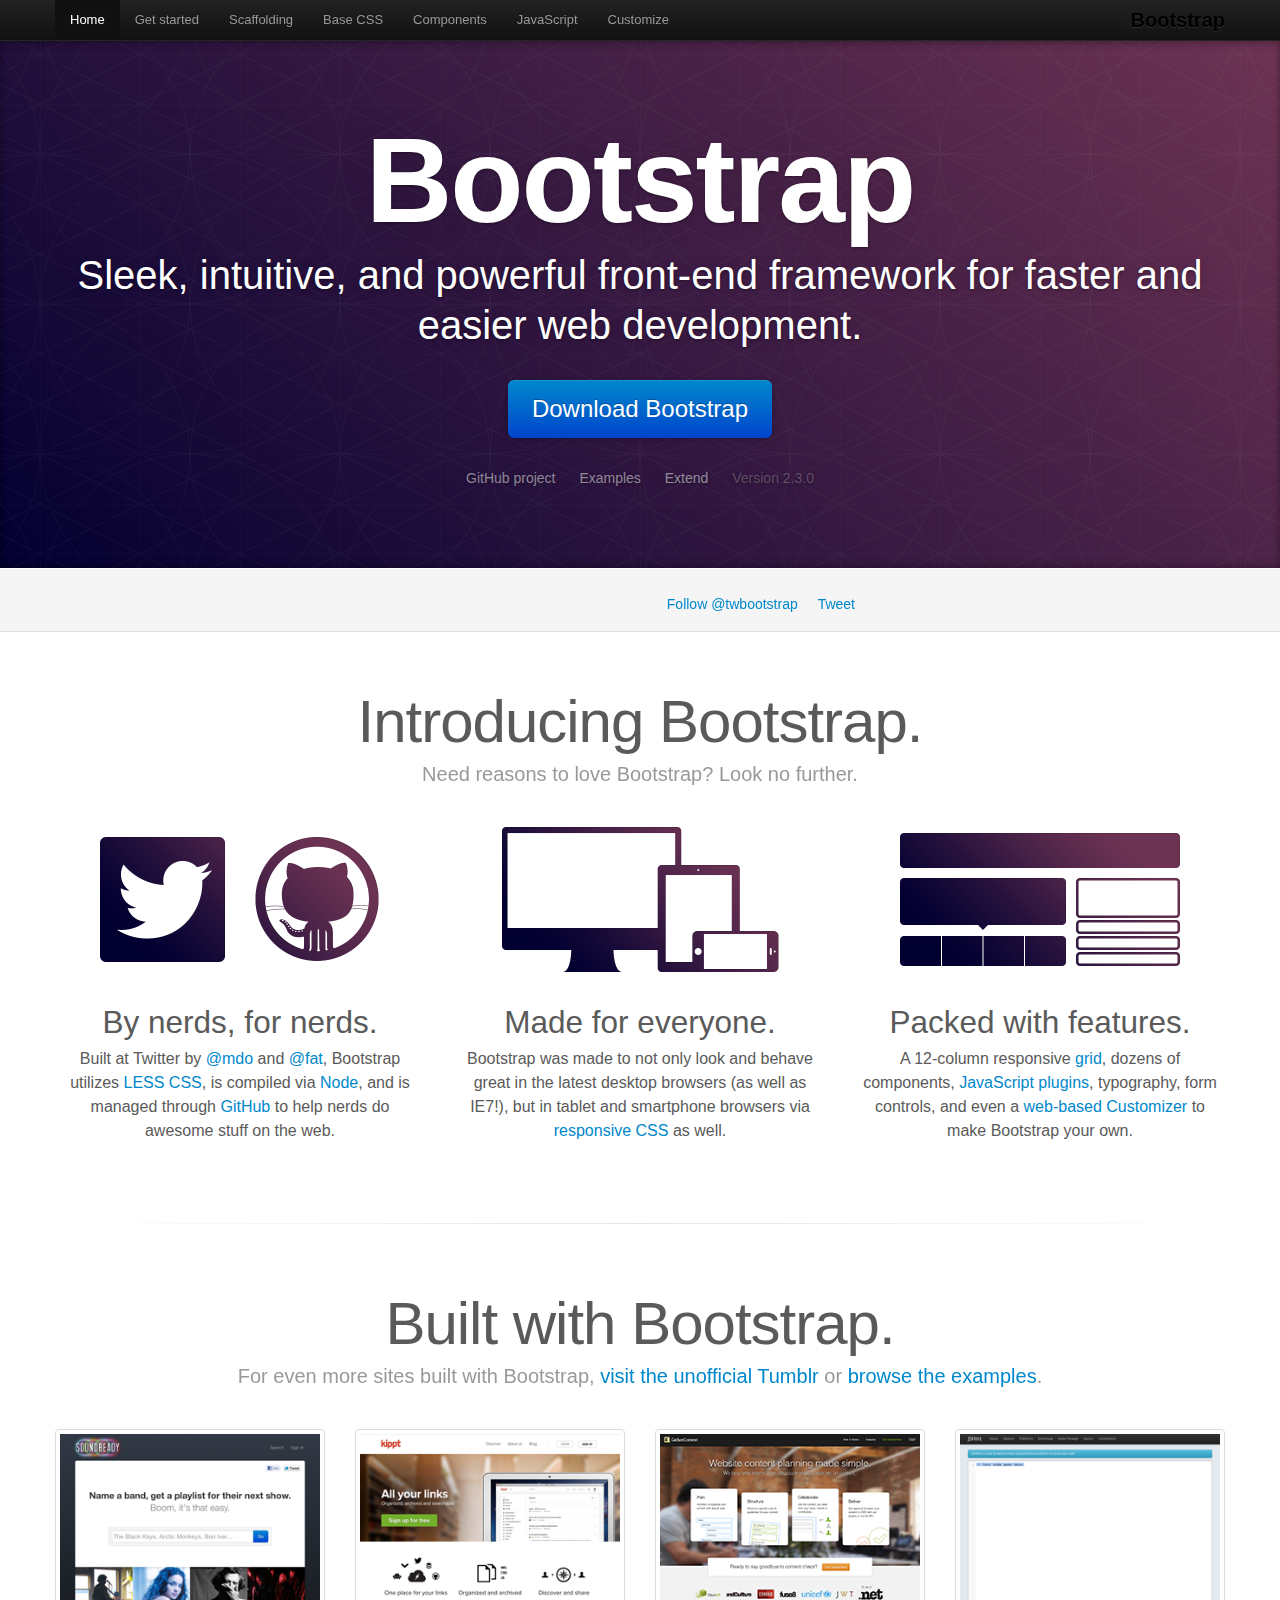
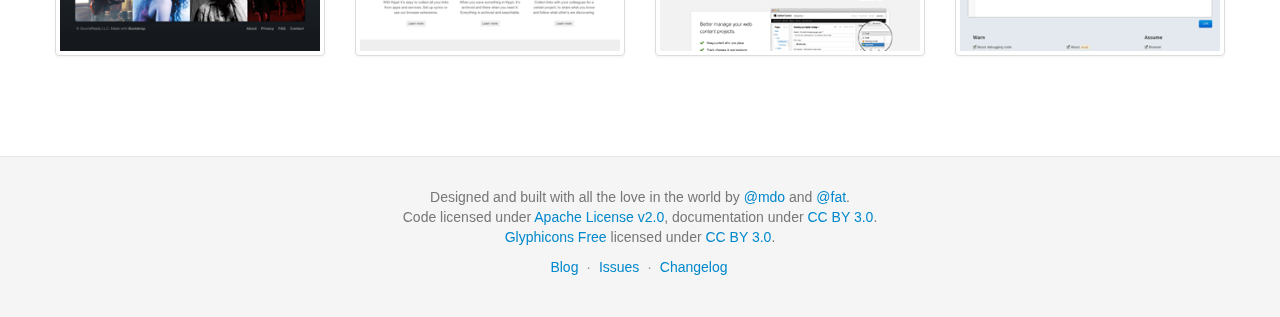
<file: Hackathon/twitter-bootstrap-v2/docs/index.html>
<!DOCTYPE html>
<html lang="en">
  <head>
    <meta charset="utf-8">
    <title>Bootstrap</title>
    <meta name="viewport" content="width=device-width, initial-scale=1.0">
    <meta name="description" content="">
    <meta name="author" content="">

    <!-- Le styles -->
    <link href="assets/css/bootstrap.css" rel="stylesheet">
    <link href="assets/css/bootstrap-responsive.css" rel="stylesheet">
    <link href="assets/css/docs.css" rel="stylesheet">
    <link href="assets/js/google-code-prettify/prettify.css" rel="stylesheet">

    <!-- Le HTML5 shim, for IE6-8 support of HTML5 elements -->
    <!--[if lt IE 9]>
      <script src="assets/js/html5shiv.js"></script>
    <![endif]-->

    <!-- Le fav and touch icons -->
    <link rel="apple-touch-icon-precomposed" sizes="144x144" href="assets/ico/apple-touch-icon-144-precomposed.png">
    <link rel="apple-touch-icon-precomposed" sizes="114x114" href="assets/ico/apple-touch-icon-114-precomposed.png">
      <link rel="apple-touch-icon-precomposed" sizes="72x72" href="assets/ico/apple-touch-icon-72-precomposed.png">
                    <link rel="apple-touch-icon-precomposed" href="assets/ico/apple-touch-icon-57-precomposed.png">
                                   <link rel="shortcut icon" href="assets/ico/favicon.png">

  </head>

  <body data-spy="scroll" data-target=".bs-docs-sidebar">

    <!-- Navbar
    ================================================== -->
    <div class="navbar navbar-inverse navbar-fixed-top">
      <div class="navbar-inner">
        <div class="container">
          <button type="button" class="btn btn-navbar" data-toggle="collapse" data-target=".nav-collapse">
            <span class="icon-bar"></span>
            <span class="icon-bar"></span>
            <span class="icon-bar"></span>
          </button>
          <a class="brand" href="./index.html">Bootstrap</a>
          <div class="nav-collapse collapse">
            <ul class="nav">
              <li class="active">
                <a href="./index.html">Home</a>
              </li>
              <li class="">
                <a href="./getting-started.html">Get started</a>
              </li>
              <li class="">
                <a href="./scaffolding.html">Scaffolding</a>
              </li>
              <li class="">
                <a href="./base-css.html">Base CSS</a>
              </li>
              <li class="">
                <a href="./components.html">Components</a>
              </li>
              <li class="">
                <a href="./javascript.html">JavaScript</a>
              </li>
              <li class="">
                <a href="./customize.html">Customize</a>
              </li>
            </ul>
          </div>
        </div>
      </div>
    </div>

<div class="jumbotron masthead">
  <div class="container">
    <h1>Bootstrap</h1>
    <p>Sleek, intuitive, and powerful front-end framework for faster and easier web development.</p>
    <p>
      <a href="assets/bootstrap.zip" class="btn btn-primary btn-large" >Download Bootstrap</a>
    </p>
    <ul class="masthead-links">
      <li>
        <a href="http://github.com/twitter/bootstrap" >GitHub project</a>
      </li>
      <li>
        <a href="./getting-started.html#examples" >Examples</a>
      </li>
      <li>
        <a href="./extend.html" >Extend</a>
      </li>
      <li>
        Version 2.3.0
      </li>
    </ul>
  </div>
</div>

<div class="bs-docs-social">
  <div class="container">
    <ul class="bs-docs-social-buttons">
      <li>
        <iframe class="github-btn" src="http://ghbtns.com/github-btn.html?user=twitter&repo=bootstrap&type=watch&count=true" allowtransparency="true" frameborder="0" scrolling="0" width="100px" height="20px"></iframe>
      </li>
      <li>
        <iframe class="github-btn" src="http://ghbtns.com/github-btn.html?user=twitter&repo=bootstrap&type=fork&count=true" allowtransparency="true" frameborder="0" scrolling="0" width="102px" height="20px"></iframe>
      </li>
      <li class="follow-btn">
        <a href="https://twitter.com/twbootstrap" class="twitter-follow-button" data-link-color="#0069D6" data-show-count="true">Follow @twbootstrap</a>
      </li>
      <li class="tweet-btn">
        <a href="https://twitter.com/share" class="twitter-share-button" data-url="http://twitter.github.com/bootstrap/" data-count="horizontal" data-via="twbootstrap" data-related="mdo:Creator of Twitter Bootstrap">Tweet</a>
      </li>
    </ul>
  </div>
</div>

<div class="container">

  <div class="marketing">

    <h1>Introducing Bootstrap.</h1>
    <p class="marketing-byline">Need reasons to love Bootstrap? Look no further.</p>

    <div class="row-fluid">
      <div class="span4">
        <img class="marketing-img" src="assets/img/bs-docs-twitter-github.png">
        <h2>By nerds, for nerds.</h2>
        <p>Built at Twitter by <a href="http://twitter.com/mdo">@mdo</a> and <a href="http://twitter.com/fat">@fat</a>, Bootstrap utilizes <a href="http://lesscss.org">LESS CSS</a>, is compiled via <a href="http://nodejs.org">Node</a>, and is managed through <a href="http://github.com">GitHub</a> to help nerds do awesome stuff on the web.</p>
      </div>
      <div class="span4">
        <img class="marketing-img" src="assets/img/bs-docs-responsive-illustrations.png">
        <h2>Made for everyone.</h2>
        <p>Bootstrap was made to not only look and behave great in the latest desktop browsers (as well as IE7!), but in tablet and smartphone browsers via <a href="./scaffolding.html#responsive">responsive CSS</a> as well.</p>
      </div>
      <div class="span4">
        <img class="marketing-img" src="assets/img/bs-docs-bootstrap-features.png">
        <h2>Packed with features.</h2>
        <p>A 12-column responsive <a href="./scaffolding.html#gridSystem">grid</a>, dozens of components, <a href="./javascript.html">JavaScript plugins</a>, typography, form controls, and even a <a href="./customize.html">web-based Customizer</a> to make Bootstrap your own.</p>
      </div>
    </div>

    <hr class="soften">

    <h1>Built with Bootstrap.</h1>
    <p class="marketing-byline">For even more sites built with Bootstrap, <a href="http://builtwithbootstrap.tumblr.com/" target="_blank">visit the unofficial Tumblr</a> or <a href="./getting-started.html#examples">browse the examples</a>.</p>
    <div class="row-fluid">
      <ul class="thumbnails example-sites">
        <li class="span3">
          <a class="thumbnail" href="http://soundready.fm/" target="_blank">
            <img src="assets/img/example-sites/soundready.png" alt="SoundReady.fm">
          </a>
        </li>
        <li class="span3">
          <a class="thumbnail" href="http://kippt.com/" target="_blank">
            <img src="assets/img/example-sites/kippt.png" alt="Kippt">
          </a>
        </li>
        <li class="span3">
          <a class="thumbnail" href="http://www.gathercontent.com/" target="_blank">
            <img src="assets/img/example-sites/gathercontent.png" alt="Gather Content">
          </a>
        </li>
        <li class="span3">
          <a class="thumbnail" href="http://www.jshint.com/" target="_blank">
            <img src="assets/img/example-sites/jshint.png" alt="JS Hint">
          </a>
        </li>
      </ul>
     </div>

  </div>

</div>



    <!-- Footer
    ================================================== -->
    <footer class="footer">
      <div class="container">
        <p>Designed and built with all the love in the world by <a href="http://twitter.com/mdo" target="_blank">@mdo</a> and <a href="http://twitter.com/fat" target="_blank">@fat</a>.</p>
        <p>Code licensed under <a href="http://www.apache.org/licenses/LICENSE-2.0" target="_blank">Apache License v2.0</a>, documentation under <a href="http://creativecommons.org/licenses/by/3.0/">CC BY 3.0</a>.</p>
        <p><a href="http://glyphicons.com">Glyphicons Free</a> licensed under <a href="http://creativecommons.org/licenses/by/3.0/">CC BY 3.0</a>.</p>
        <ul class="footer-links">
          <li><a href="http://blog.getbootstrap.com">Blog</a></li>
          <li class="muted">&middot;</li>
          <li><a href="https://github.com/twitter/bootstrap/issues?state=open">Issues</a></li>
          <li class="muted">&middot;</li>
          <li><a href="https://github.com/twitter/bootstrap/blob/master/CHANGELOG.md">Changelog</a></li>
        </ul>
      </div>
    </footer>



    <!-- Le javascript
    ================================================== -->
    <!-- Placed at the end of the document so the pages load faster -->
    <script type="text/javascript" src="http://platform.twitter.com/widgets.js"></script>
    <script src="assets/js/jquery.js"></script>
    <script src="assets/js/bootstrap-transition.js"></script>
    <script src="assets/js/bootstrap-alert.js"></script>
    <script src="assets/js/bootstrap-modal.js"></script>
    <script src="assets/js/bootstrap-dropdown.js"></script>
    <script src="assets/js/bootstrap-scrollspy.js"></script>
    <script src="assets/js/bootstrap-tab.js"></script>
    <script src="assets/js/bootstrap-tooltip.js"></script>
    <script src="assets/js/bootstrap-popover.js"></script>
    <script src="assets/js/bootstrap-button.js"></script>
    <script src="assets/js/bootstrap-collapse.js"></script>
    <script src="assets/js/bootstrap-carousel.js"></script>
    <script src="assets/js/bootstrap-typeahead.js"></script>
    <script src="assets/js/bootstrap-affix.js"></script>

    <script src="assets/js/holder/holder.js"></script>
    <script src="assets/js/google-code-prettify/prettify.js"></script>

    <script src="assets/js/application.js"></script>



  </body>
</html>
</file>
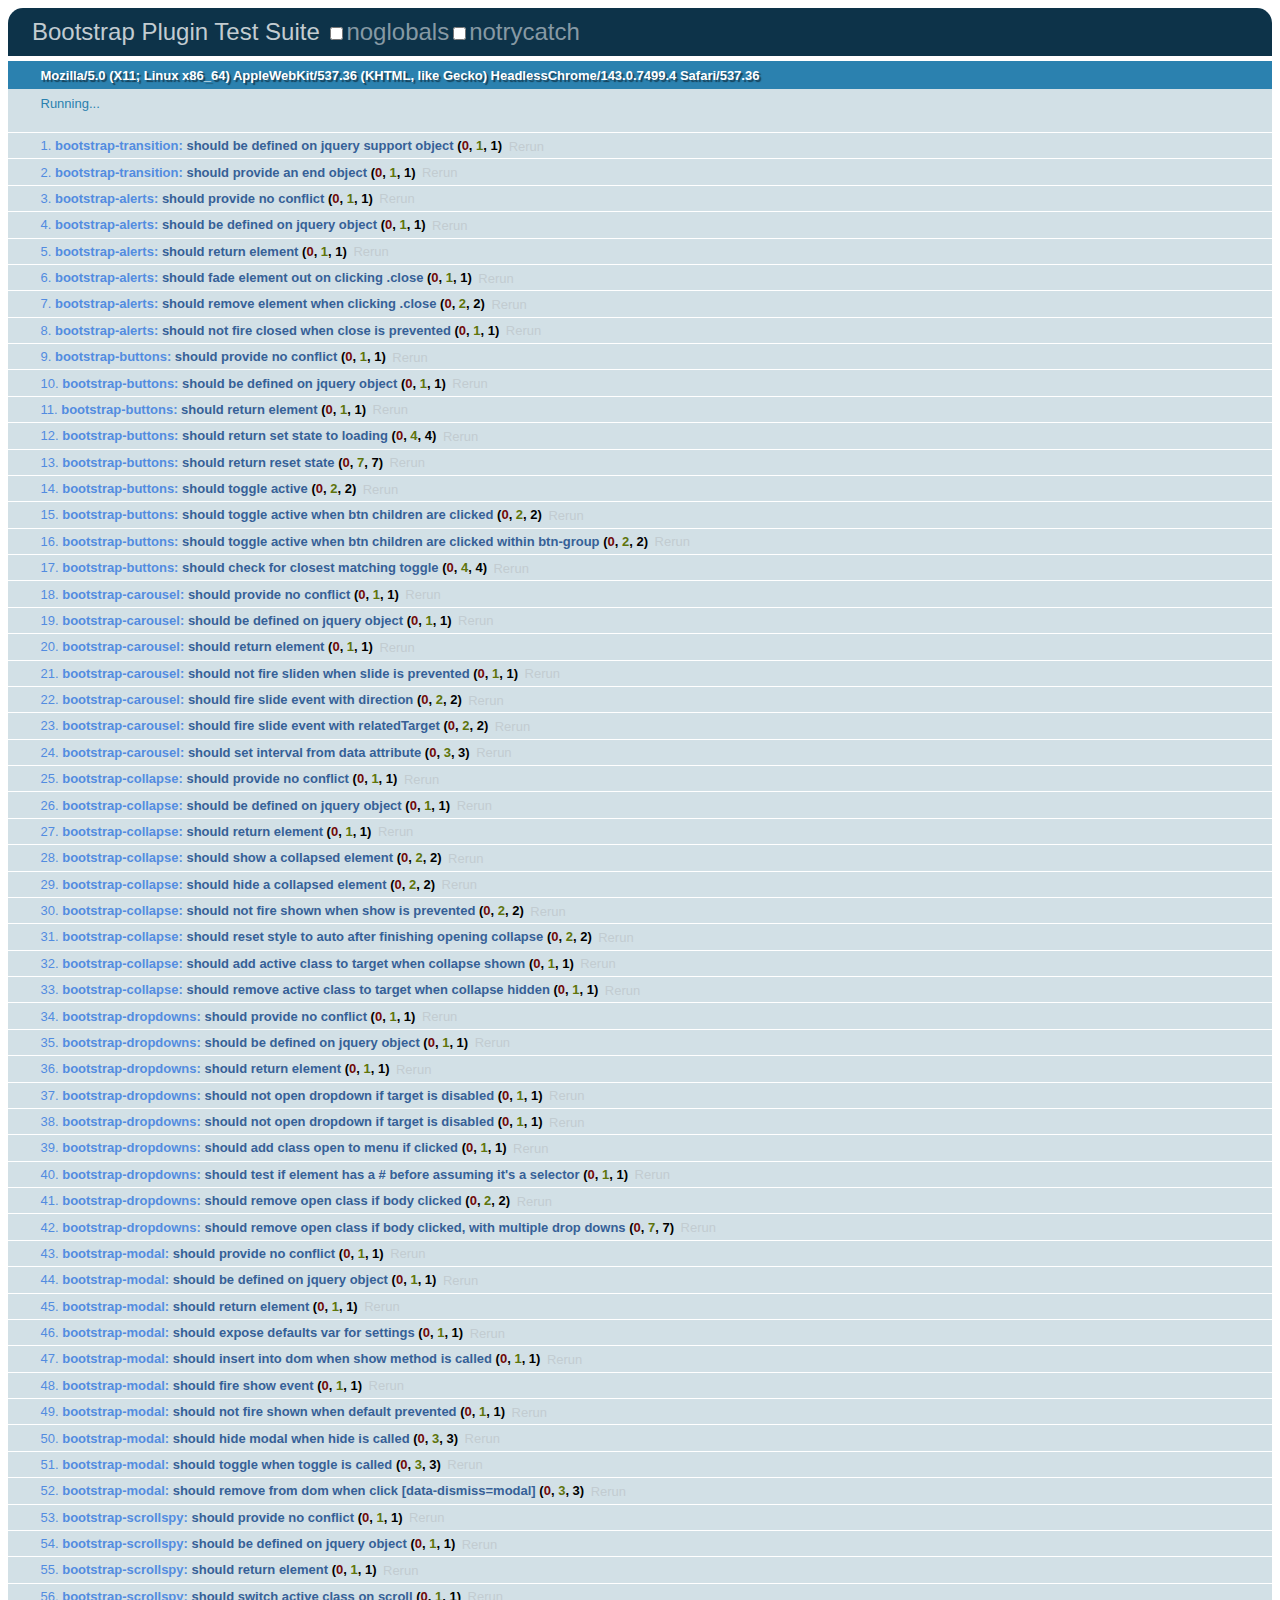
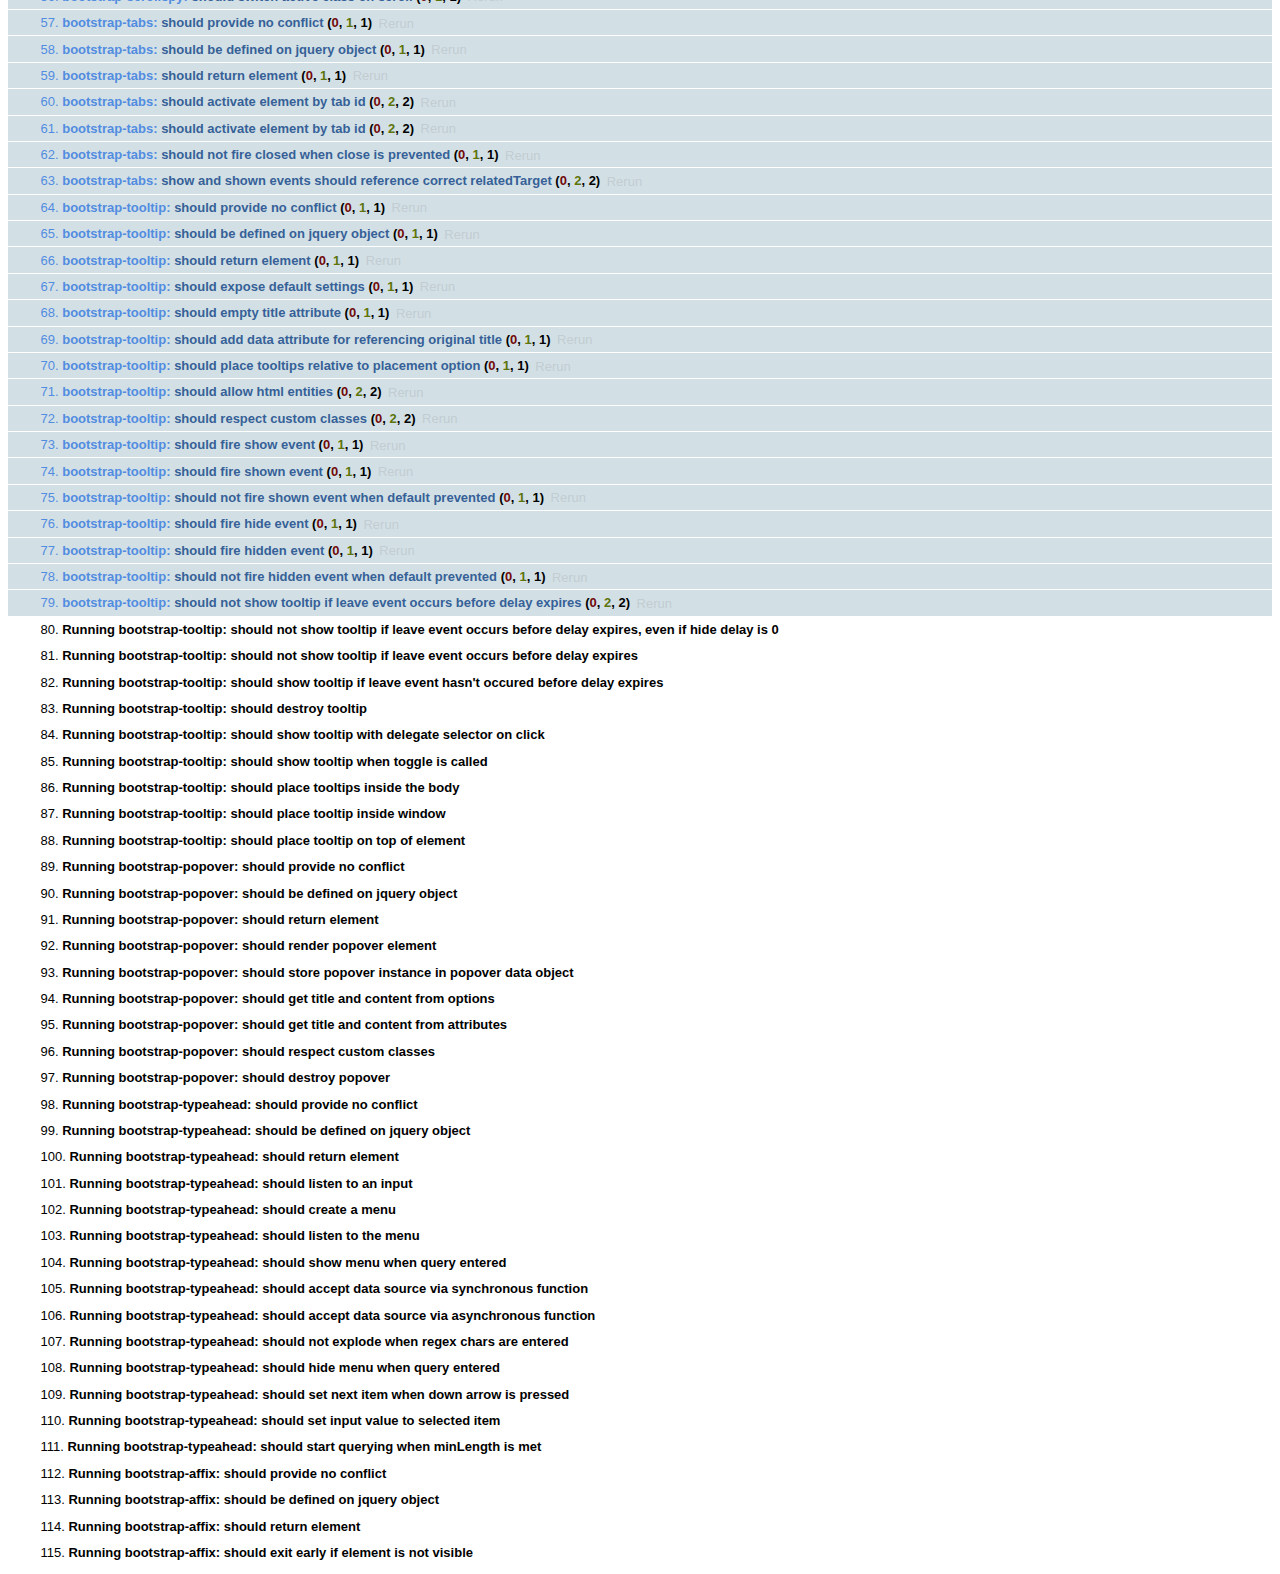
<file: Hackathon/twitter-bootstrap-v2/js/tests/index.html>
<!DOCTYPE HTML>
<html>
<head>
  <title>Bootstrap Plugin Test Suite</title>

  <!-- jquery -->
  <!--<script src="http://code.jquery.com/jquery-1.7.min.js"></script>-->
  <script src="vendor/jquery.js"></script>

  <!-- qunit -->
  <link rel="stylesheet" href="vendor/qunit.css" type="text/css" media="screen" />
  <script src="vendor/qunit.js"></script>

  <!-- phantomjs logging script-->
  <script src="unit/bootstrap-phantom.js"></script>

  <!--  plugin sources -->
  <script src="../../js/bootstrap-transition.js"></script>
  <script src="../../js/bootstrap-alert.js"></script>
  <script src="../../js/bootstrap-button.js"></script>
  <script src="../../js/bootstrap-carousel.js"></script>
  <script src="../../js/bootstrap-collapse.js"></script>
  <script src="../../js/bootstrap-dropdown.js"></script>
  <script src="../../js/bootstrap-modal.js"></script>
  <script src="../../js/bootstrap-scrollspy.js"></script>
  <script src="../../js/bootstrap-tab.js"></script>
  <script src="../../js/bootstrap-tooltip.js"></script>
  <script src="../../js/bootstrap-popover.js"></script>
  <script src="../../js/bootstrap-typeahead.js"></script>
  <script src="../../js/bootstrap-affix.js"></script>

  <!-- unit tests -->
  <script src="unit/bootstrap-transition.js"></script>
  <script src="unit/bootstrap-alert.js"></script>
  <script src="unit/bootstrap-button.js"></script>
  <script src="unit/bootstrap-carousel.js"></script>
  <script src="unit/bootstrap-collapse.js"></script>
  <script src="unit/bootstrap-dropdown.js"></script>
  <script src="unit/bootstrap-modal.js"></script>
  <script src="unit/bootstrap-scrollspy.js"></script>
  <script src="unit/bootstrap-tab.js"></script>
  <script src="unit/bootstrap-tooltip.js"></script>
  <script src="unit/bootstrap-popover.js"></script>
  <script src="unit/bootstrap-typeahead.js"></script>
  <script src="unit/bootstrap-affix.js"></script>
</head>
<body>
  <div>
    <h1 id="qunit-header">Bootstrap Plugin Test Suite</h1>
    <h2 id="qunit-banner"></h2>
    <h2 id="qunit-userAgent"></h2>
    <ol id="qunit-tests"></ol>
    <div id="qunit-fixture"></div>
  </div>
</body>
</html>
</file>
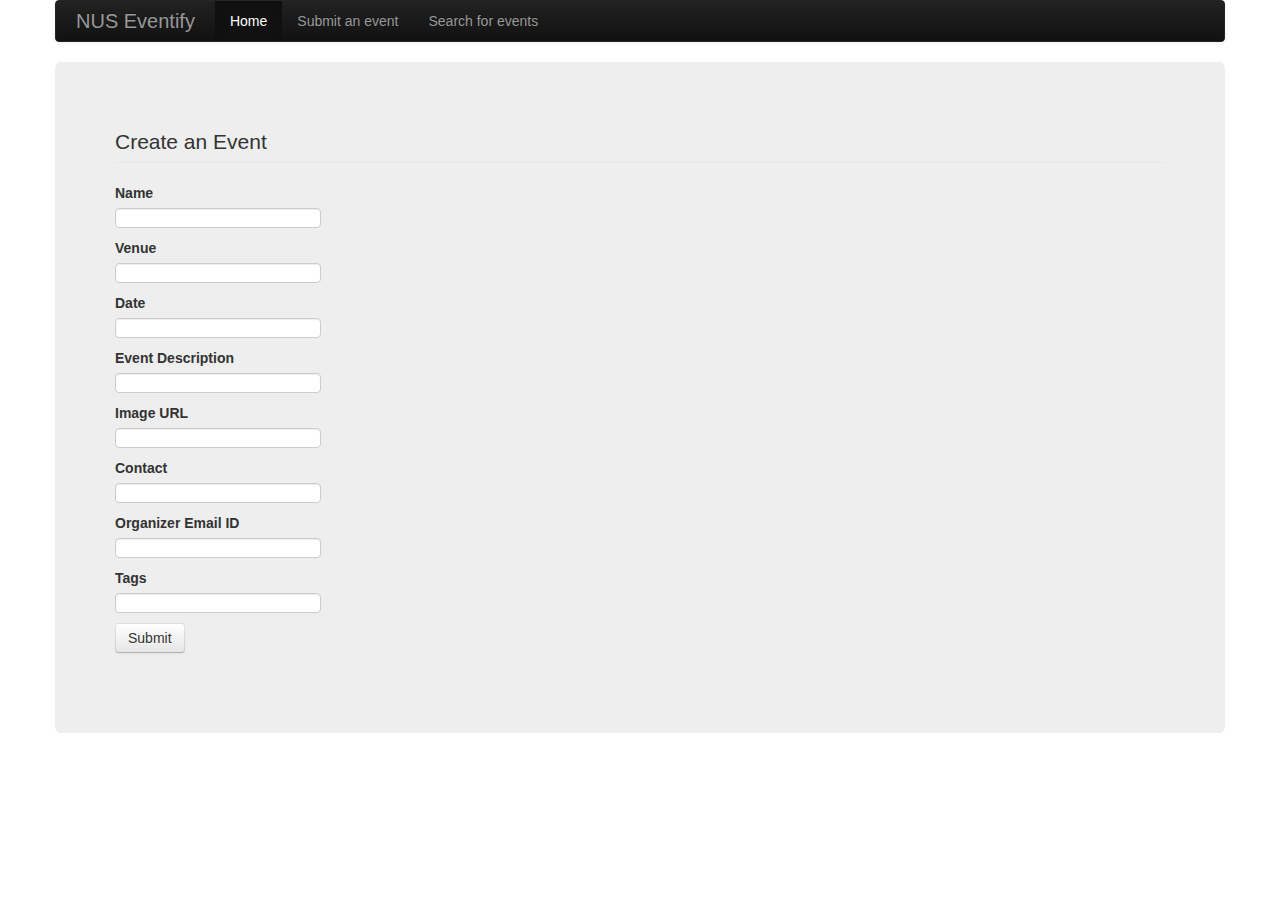
<file: Hackathon/SubmitEvent.htm>
<html>
    <head>
      <title>NUS Eventify</title>
      
      <!--Meta tags go here -->
      <meta name="viewport" content="width=device-width, initial-scale=1.0">
      <meta name="description" content="">
      <meta name="author" content="">
      
    	<!--Importing Twitter Bootstrap -->
    	<link rel="stylesheet" type="text/css" href="bootstrap.css" />
  	<link rel="stylesheet" type="text/css" href="bootstrap-responsive.css" />
     </head>

    

    <body>
       <!-- NAVBAR
      ================================================== -->
      <div class="container">
      <div class="navbar-wrapper">
        <!-- Wrap the .navbar in .container to center it within the absolutely positioned parent. -->
        <div class="container">

          <div class="navbar navbar-inverse">
            <div class="navbar-inner">
              <!-- Responsive Navbar Part 1: Button for triggering responsive navbar (not covered in tutorial). Include responsive CSS to utilize. -->
              <button type="button" class="btn btn-navbar" data-toggle="collapse" data-target=".nav-collapse">
                <span class="icon-bar"></span>
                <span class="icon-bar"></span>
                <span class="icon-bar"></span>
              </button>
              <a class="brand" href="#">NUS Eventify </a>
              <!-- Responsive Navbar Part 2: Place all navbar contents you want collapsed withing .navbar-collapse.collapse. -->
              <div class="nav-collapse collapse">
                <ul class="nav">
                  <li class="active"><a href="#">Home</a></li>
                  <li><a href="#about">Submit an event</a></li>
                  <li><a href="#contact">Search for events</a></li>
               
                </ul>
              </div><!--/.nav-collapse -->
            </div><!-- /.navbar-inner -->
          </div><!-- /.navbar -->

        </div> <!-- /.container -->
      </div><!-- /.navbar-wrapper -->
     
    <div class = "hero-unit">
      
        

        <form id="SubmitEvent" >
        <fieldset>
        <legend>Create an Event</legend>
        <label><b>Name</b></label>
        <input type="text"  name = "nameofevent">
        
        <label><b>Venue</b></label>
        <input type="text" name="venue">
        
        <label><b>Date</b></label>
        <input type="text"  name= "date">
        
        <label><b>Event Description</b></label>
        <input type="text"  name="eventdescription">
        
        <label><b>Image URL</b></label>
        <input type="text"  name="URL">
        
        <label><b>Contact</b></label>
        <input type="text"  name="contactno">
        
        <label><b>Organizer Email ID</b></label>
        <input type="text"  name="mailid">
        
        <label><b>Tags</b></label>
        <input type="text"  name="eventtags">
        
        <div></div>
        <button type="submit" class="btn" name = "submit" value = "submit">Submit</button>
        </fieldset>
        </form>
       
  
  
  </div>
  </div>


  



<script src="http://code.jquery.com/jquery-1.9.1.min.js"></script>

<script type="text/javascript">
$('document').ready(function(){
  $("#SubmitEvent").submit(function(){
    if(validateForm() == true )
      {
        alert("workgin");
        $("#SubmitEvent").action="backEnd.php";
      }
      else(validateForm() == false)
      {
        alert("Please Fill up the fields marked *");
      }
    });

});
  

  function validateForm()
  {
  var name = $('input[name=nameofevent]').val();
  var venue =$('input[name=venue]').val();
  var date = $('input[name=date]').val();
  var eventdescription = $('input[name=eventdescription]').val();
  var organizer = $('input[name=organizer]').val();
  var tags = $('input[name=eventtags]').val();
  var email = $('input[name=email]').val();


  if (name.length==0 || tags.length==0 || date.length==0 || organizer.length==0 || venue.length == 0 || mail.length == 0 )
    {
    alert("Please complete required fields");
    return false;
    }
  else
  {
    ValidateEmail(email);
  }

  }


  function ValidateEmail(email)  
  {  
  var mailformat = /^\w+([\.-]?\w+)*@\w+([\.-]?\w+)*(\.\w{2,3})+$/;  
  if(uemail.value.match(mailformat))  
  {  
  return true;  
  }  
  else  
  {  
  alert("You have entered an invalid email address!");  
  uemail.focus();  
  return false;  
  }  
  }  
  </script>
  </body>
  </html>
</file>
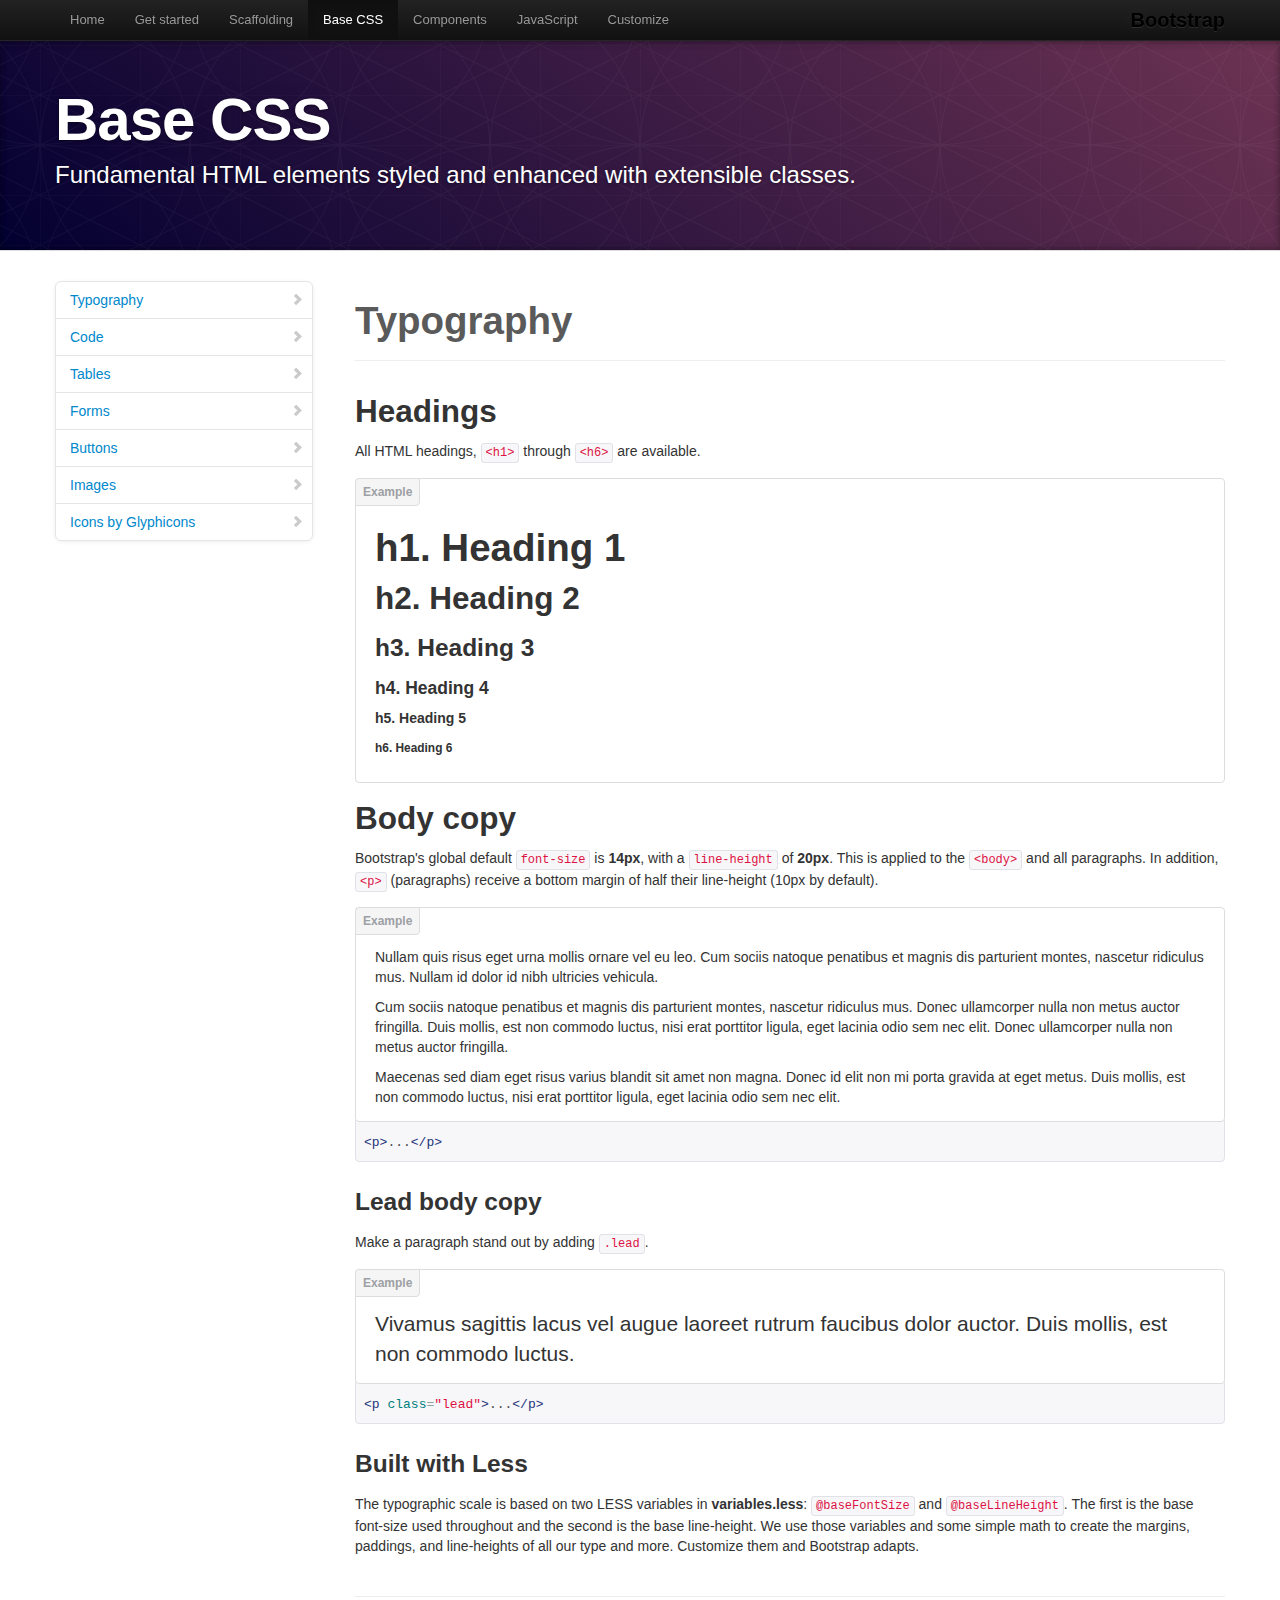
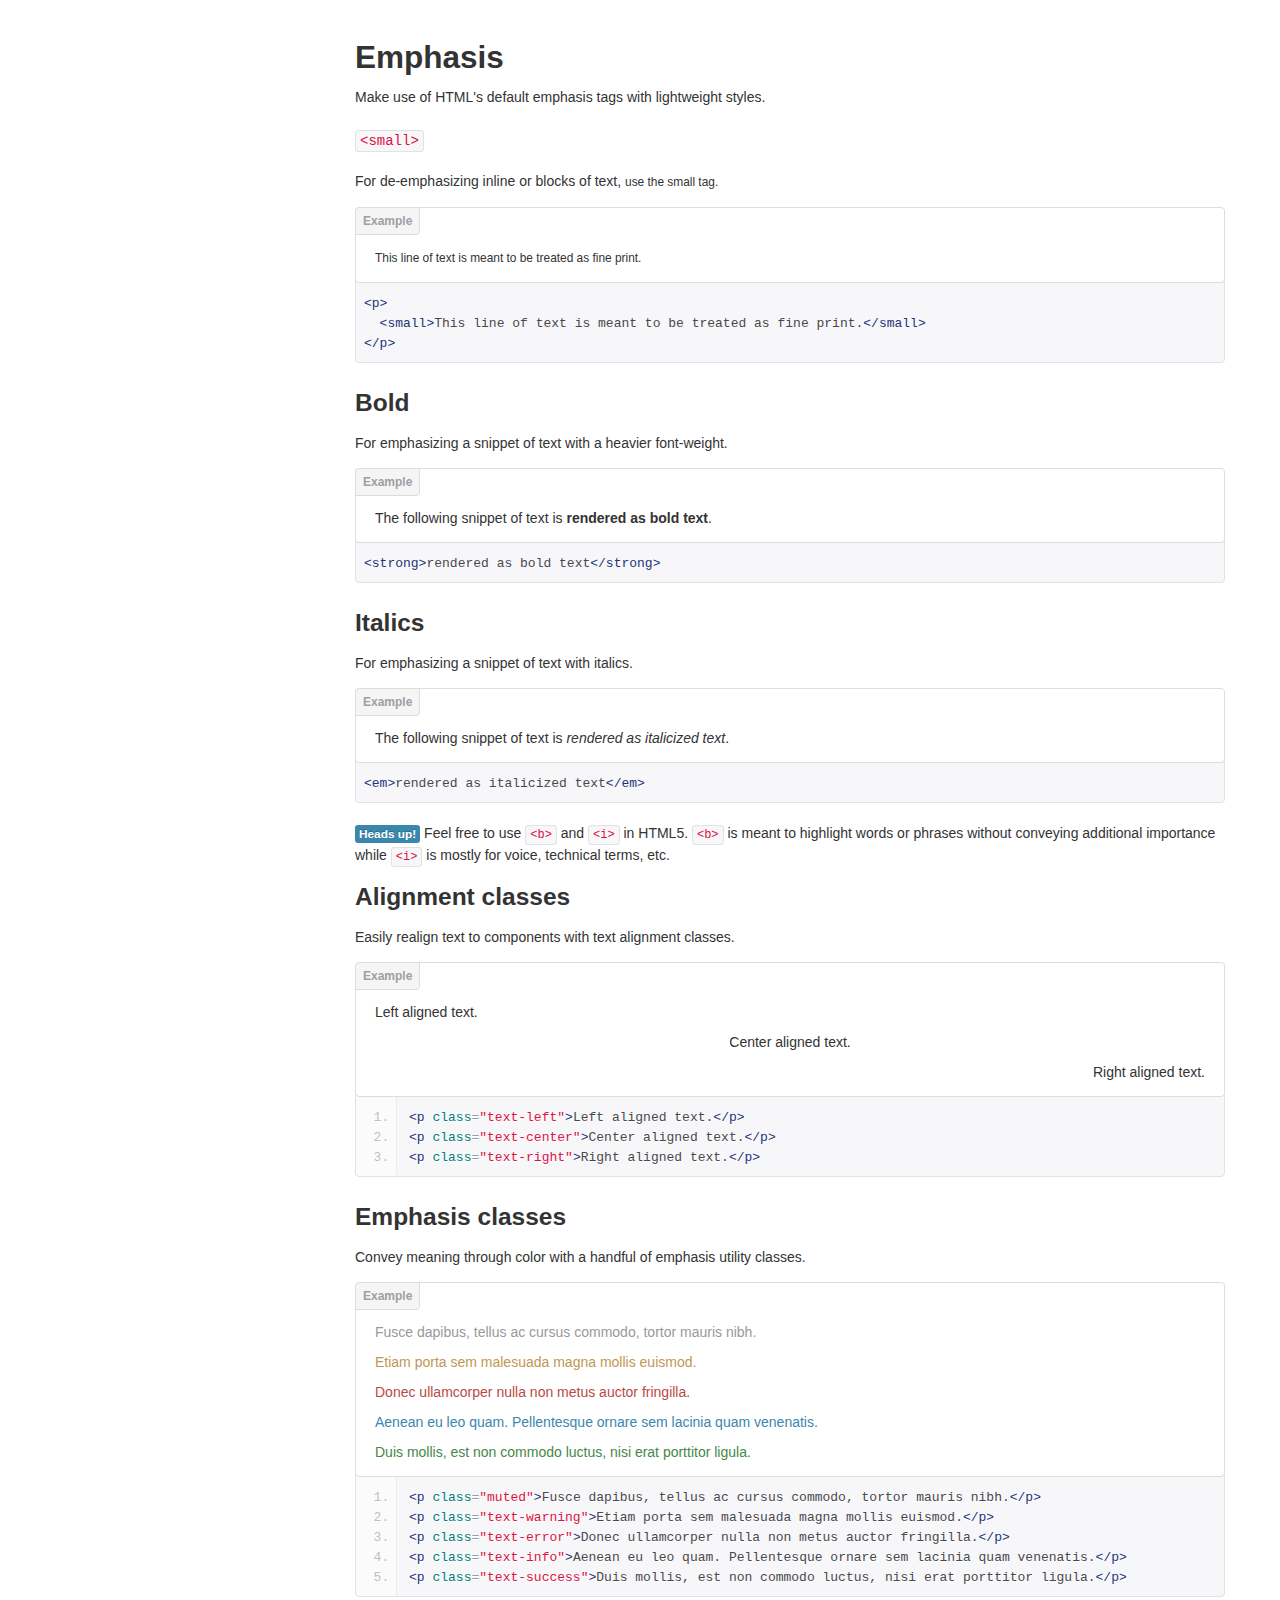
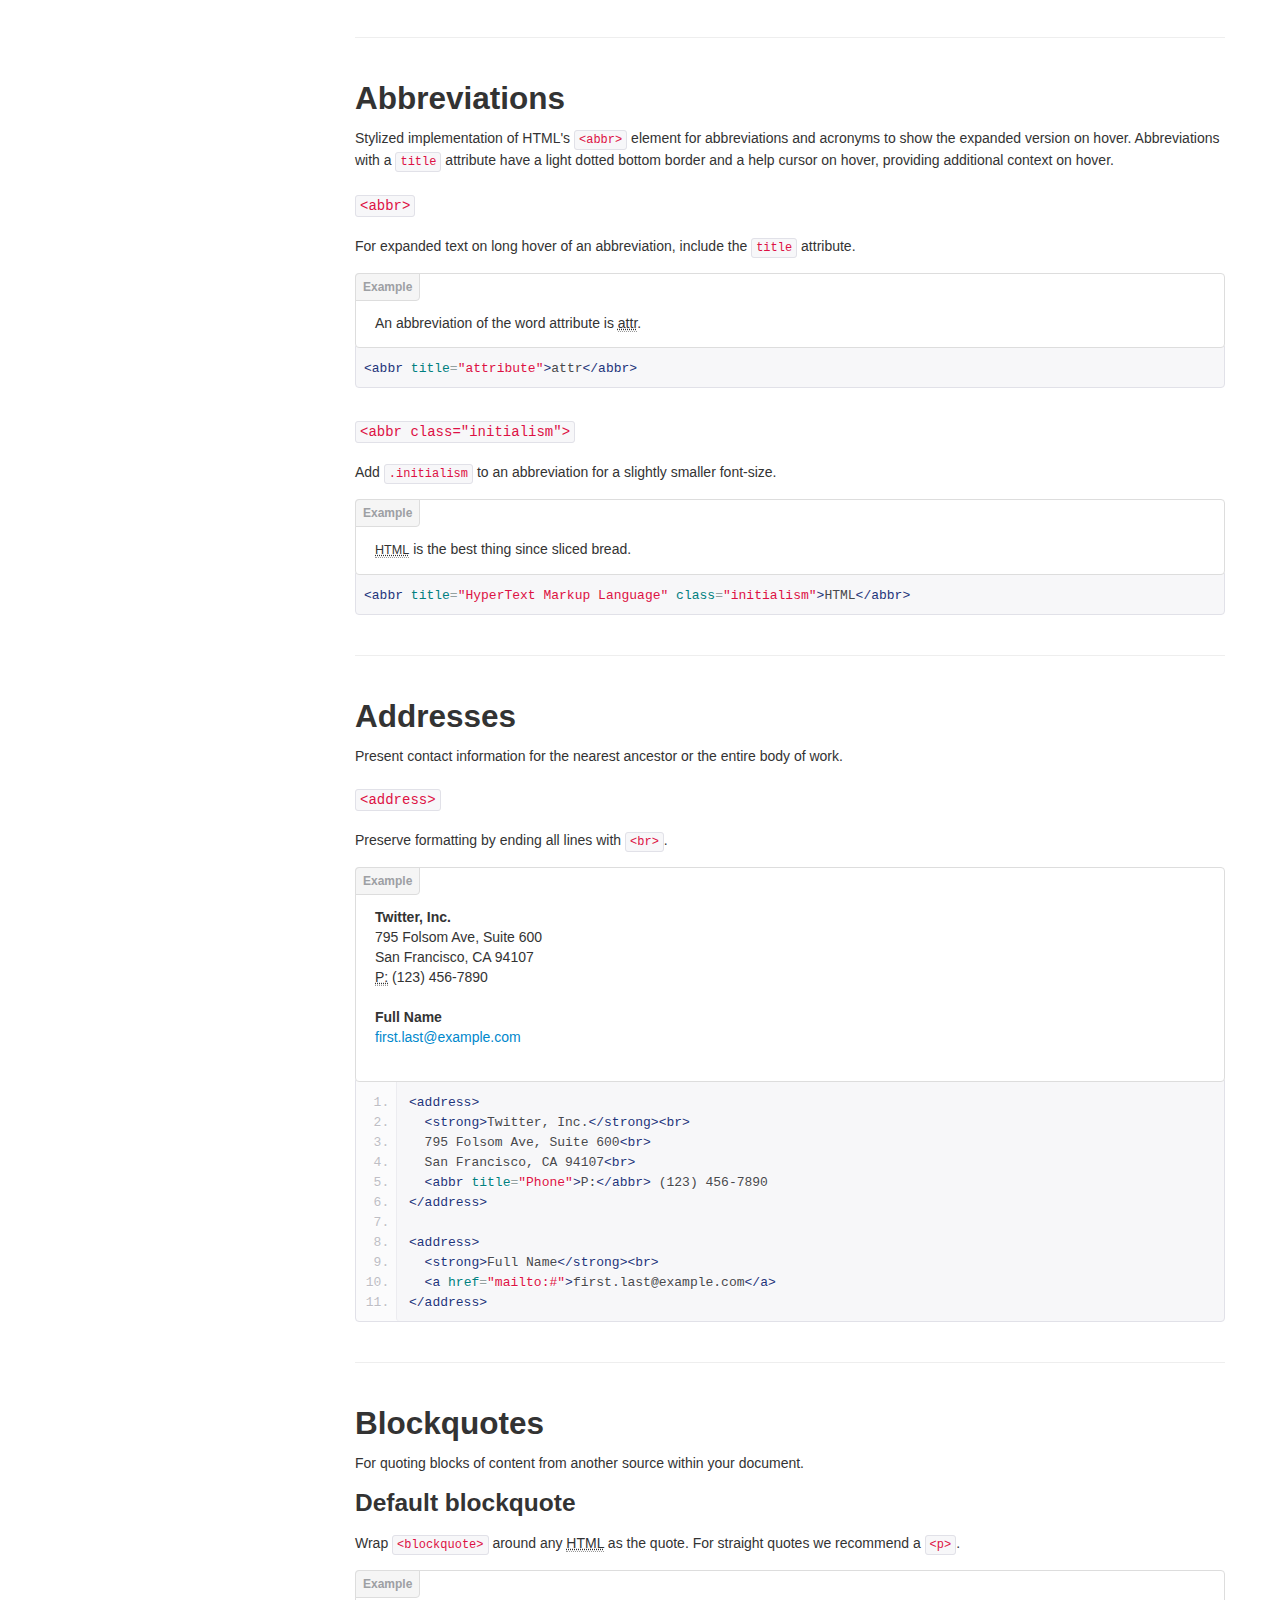
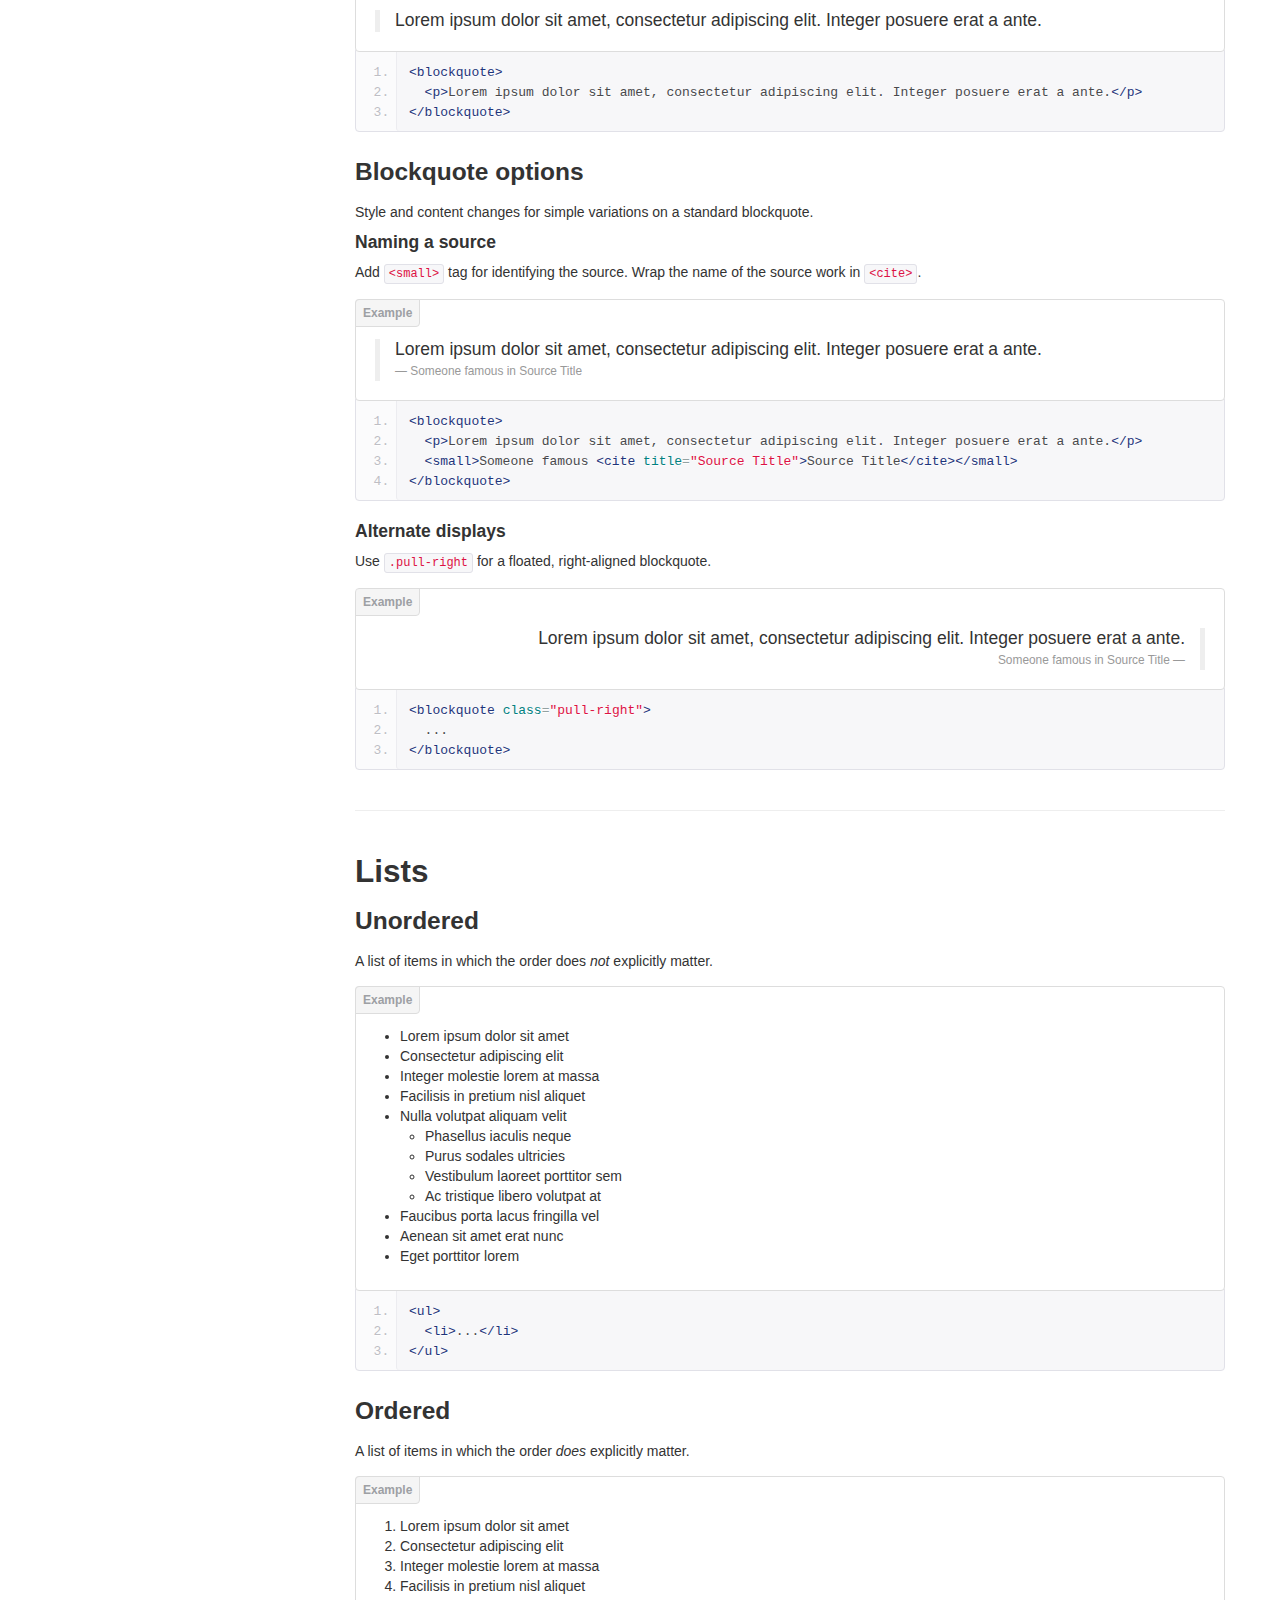
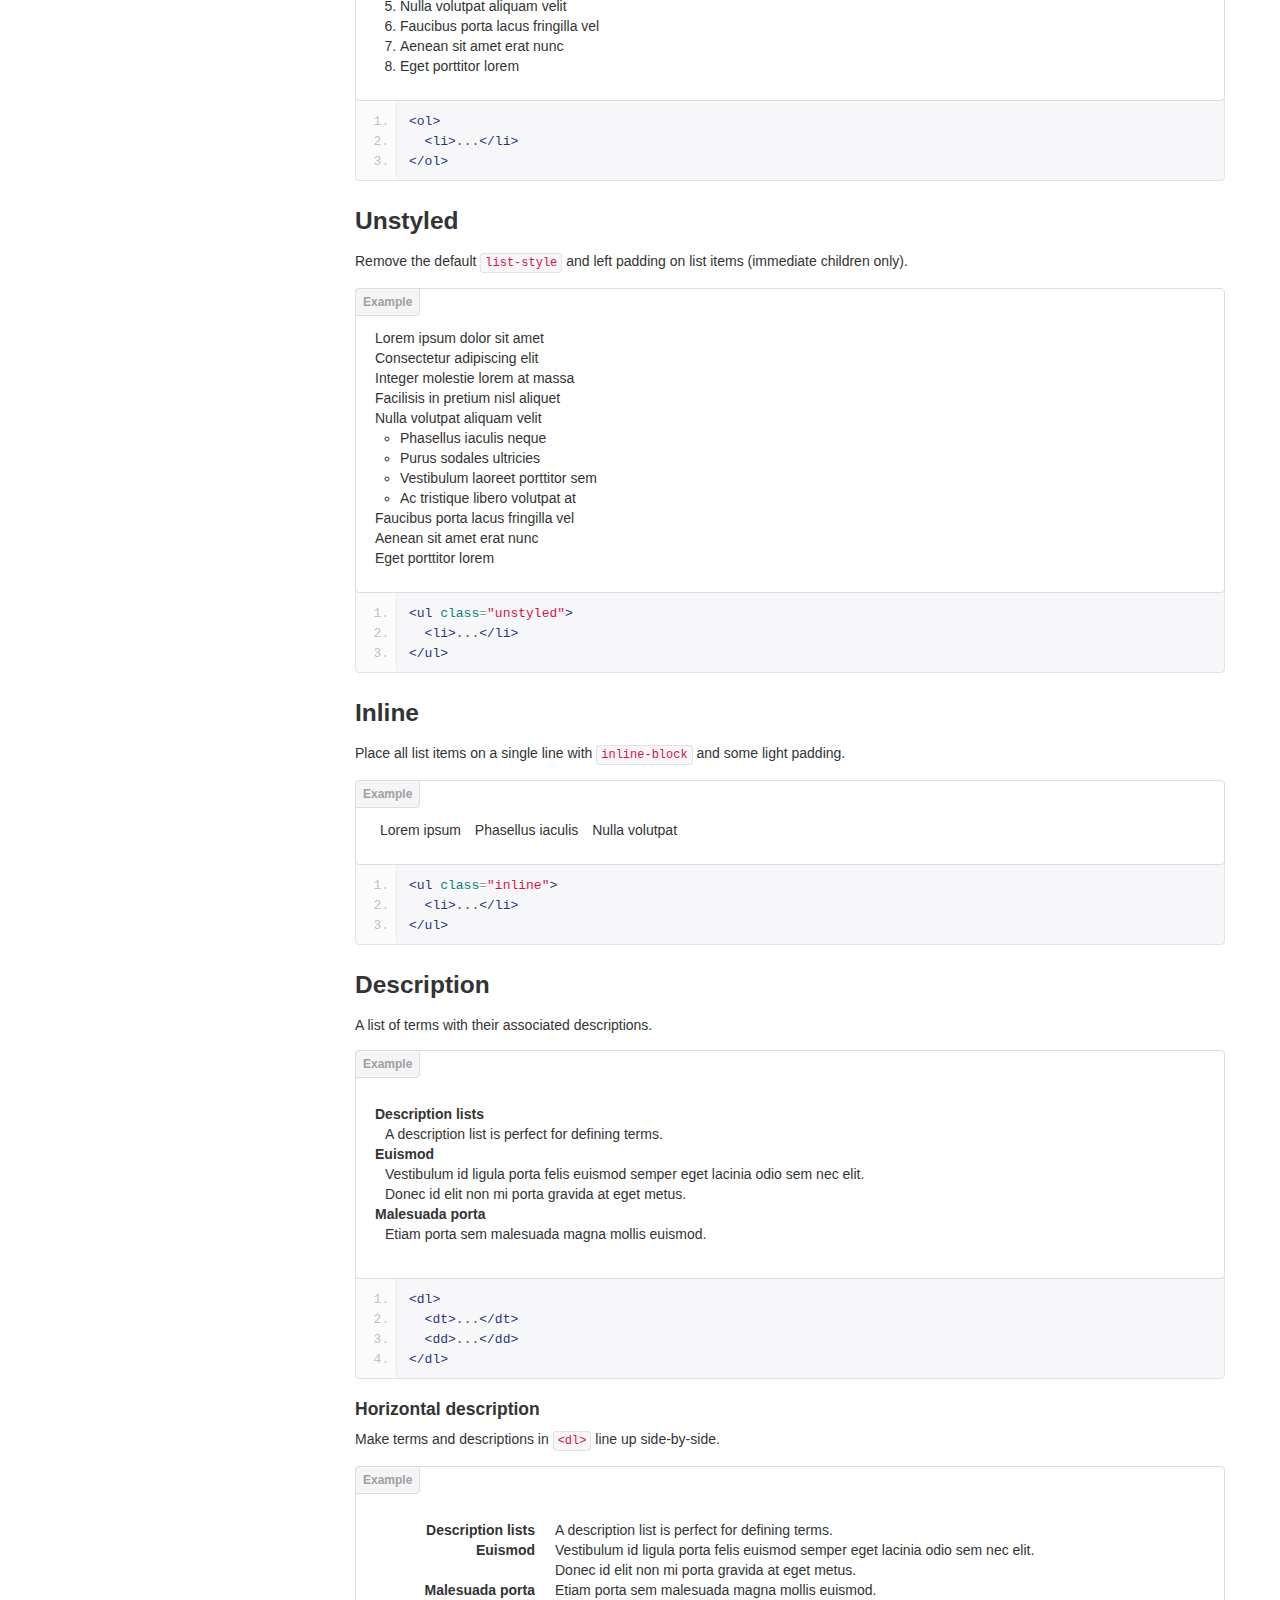
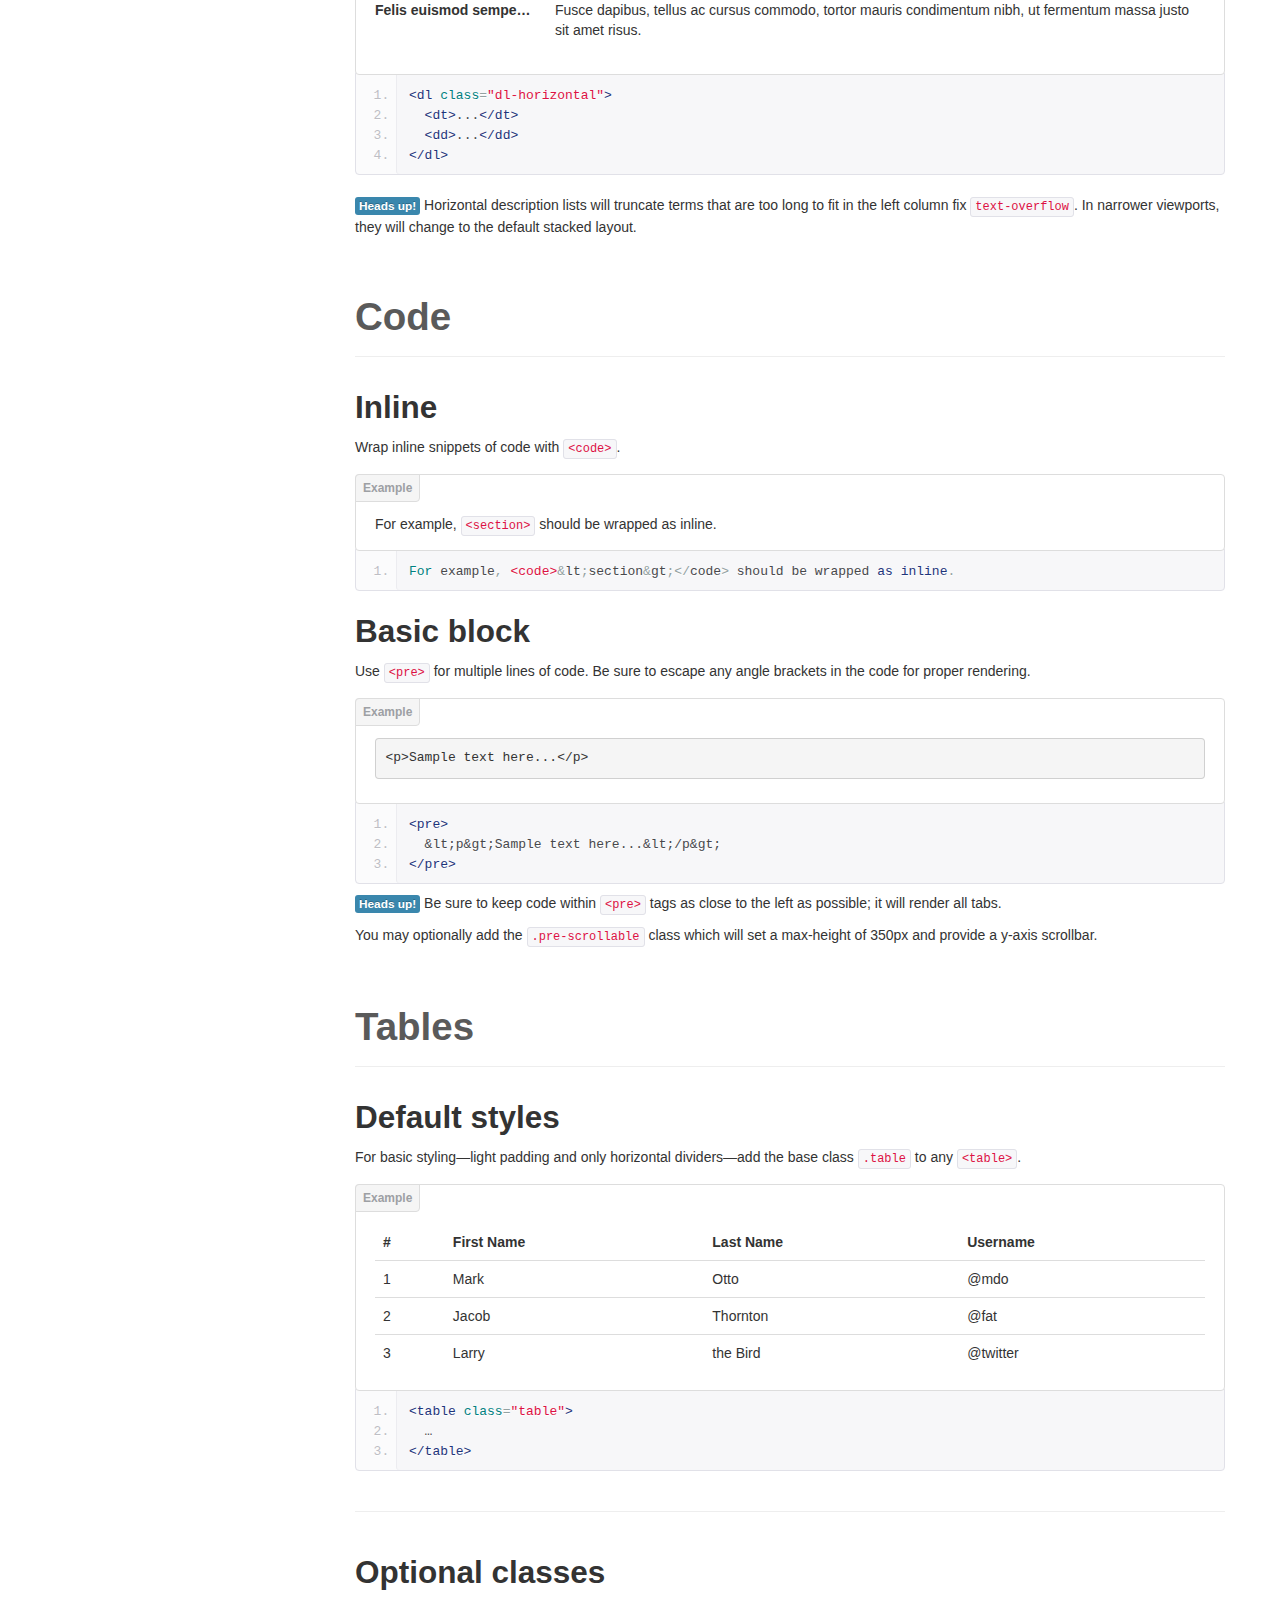
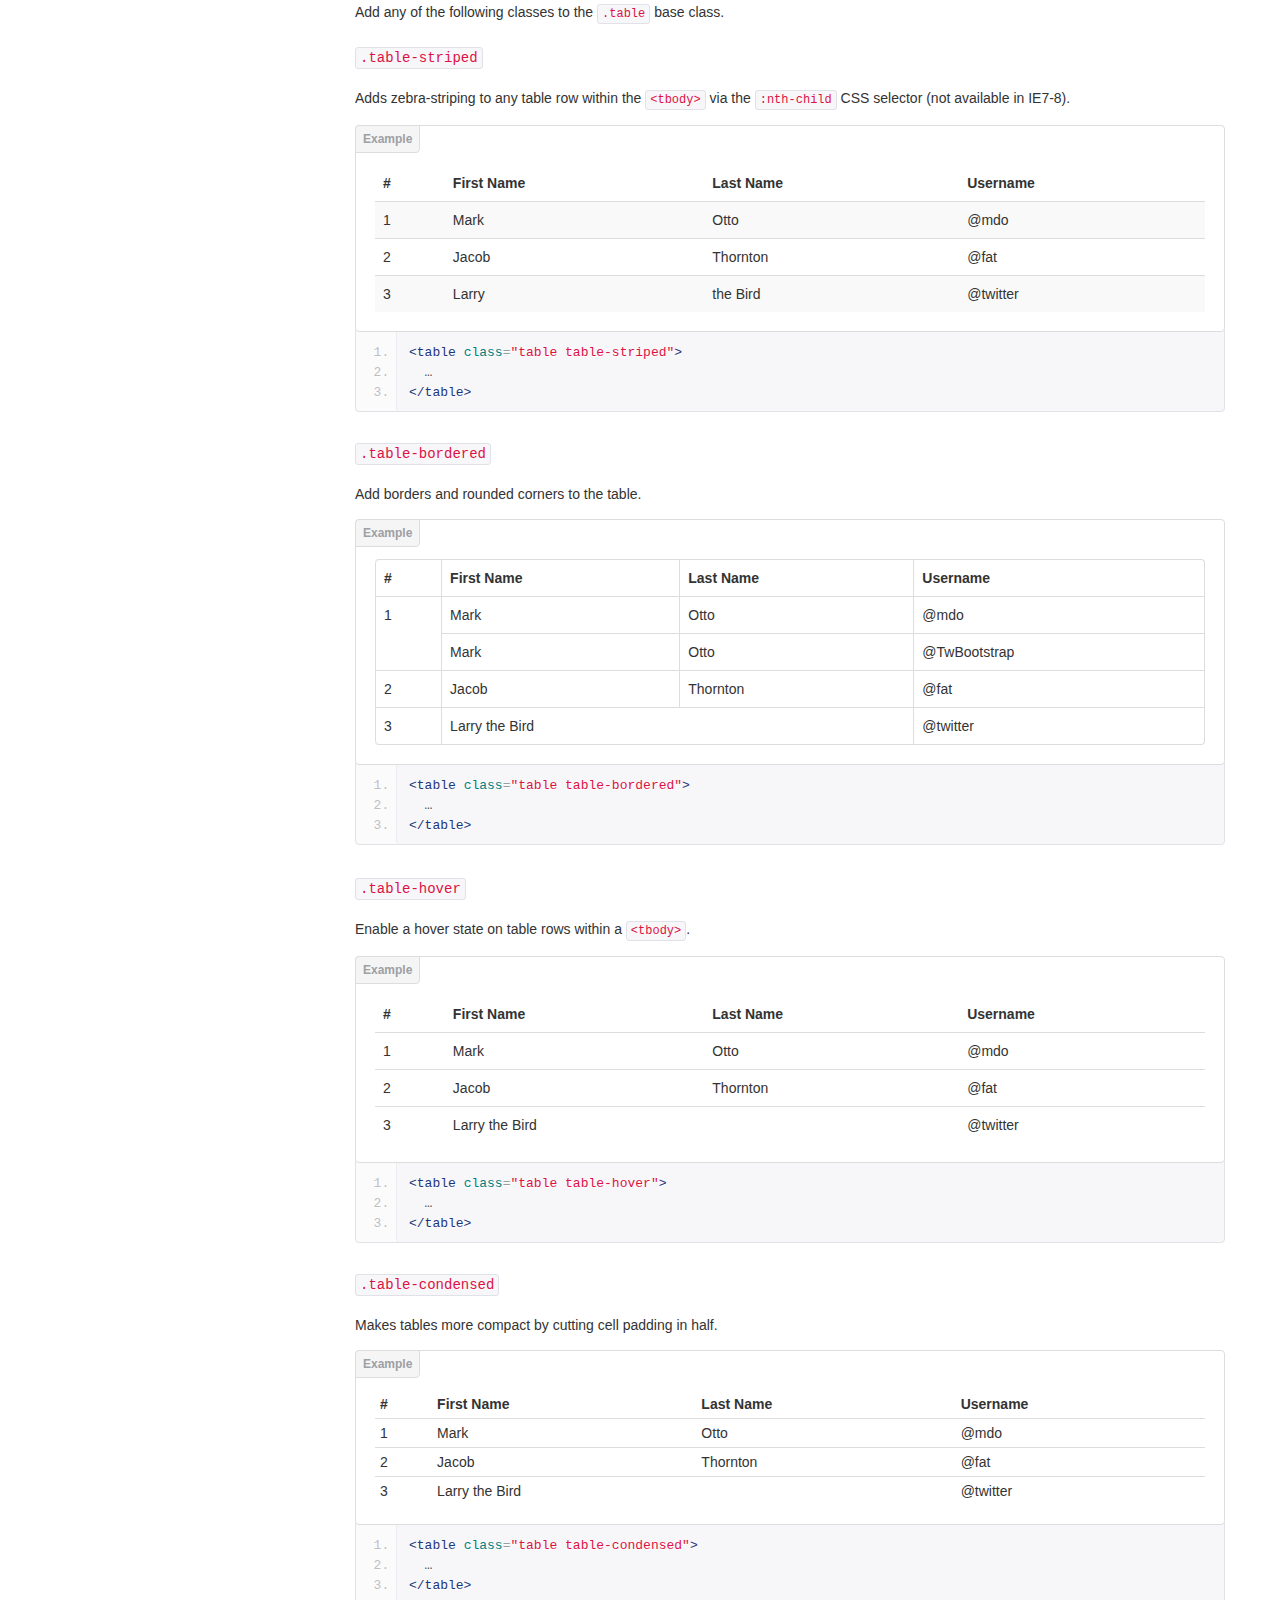
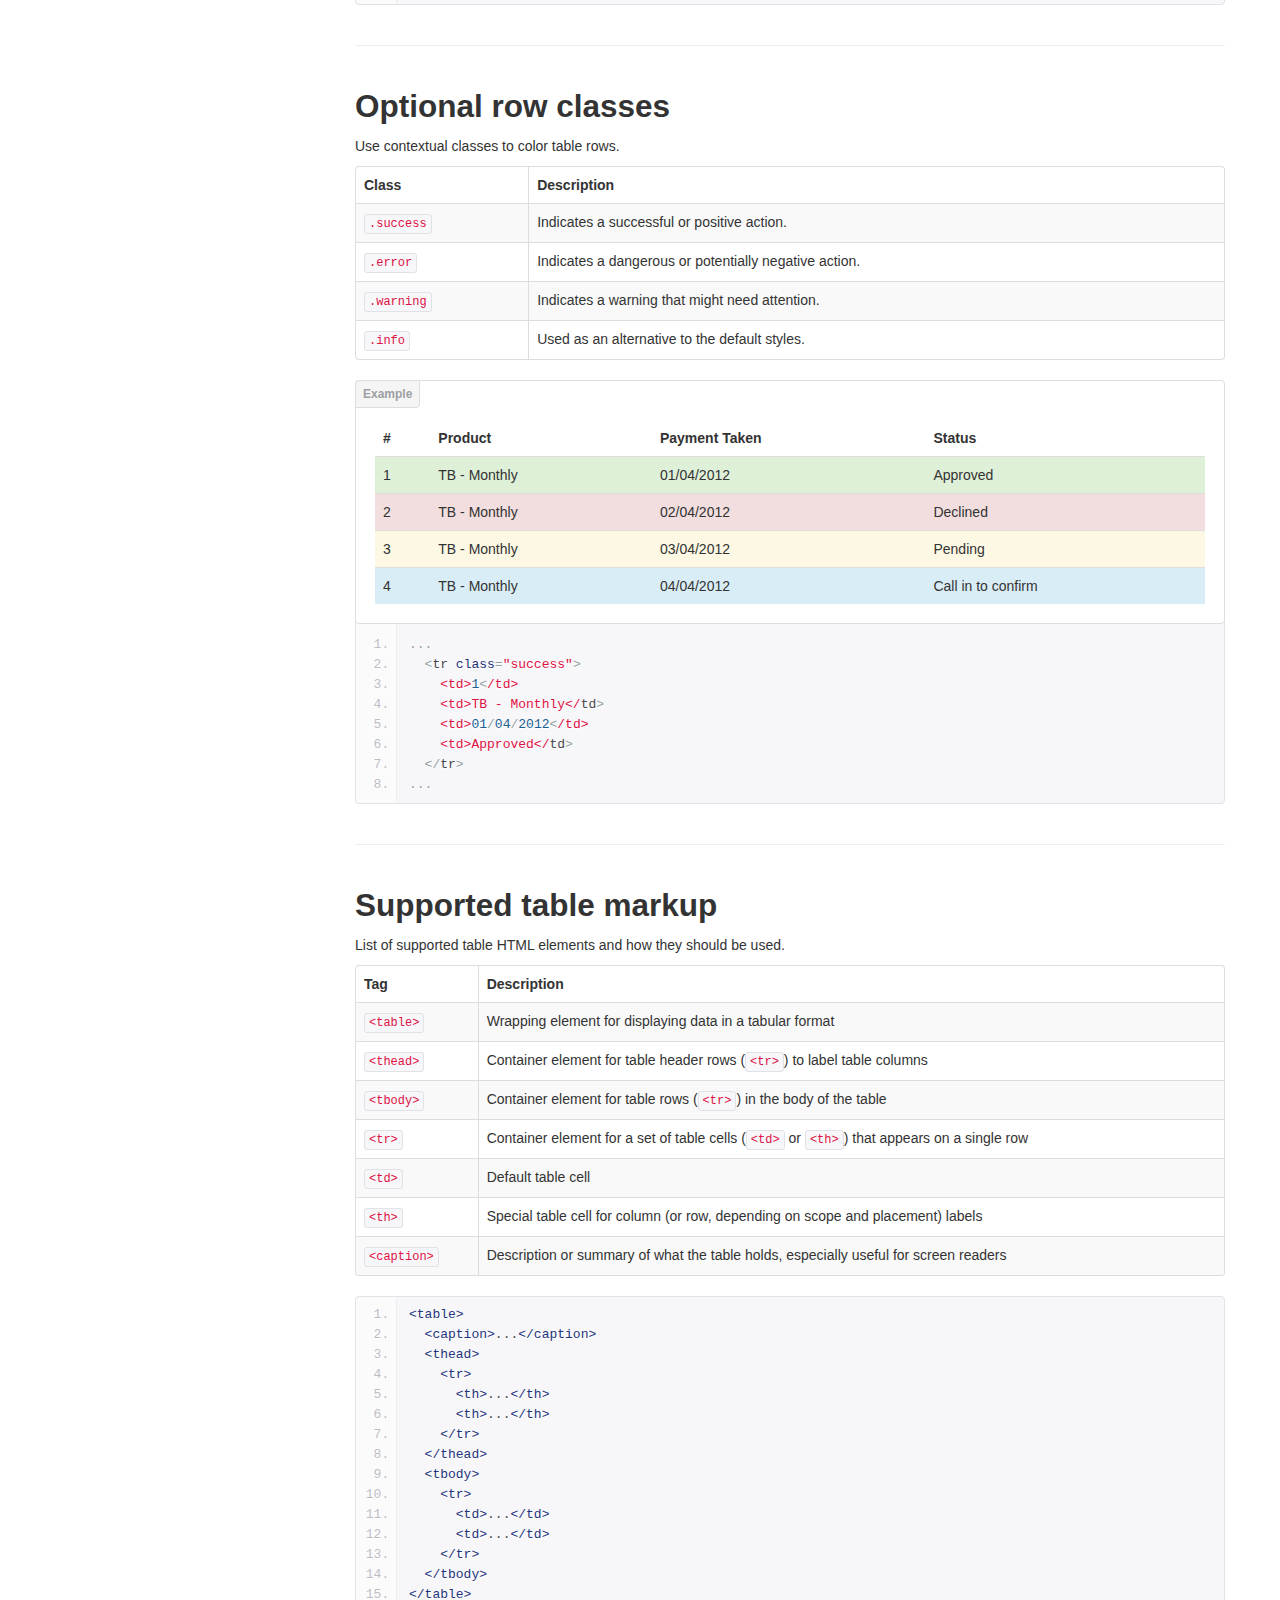
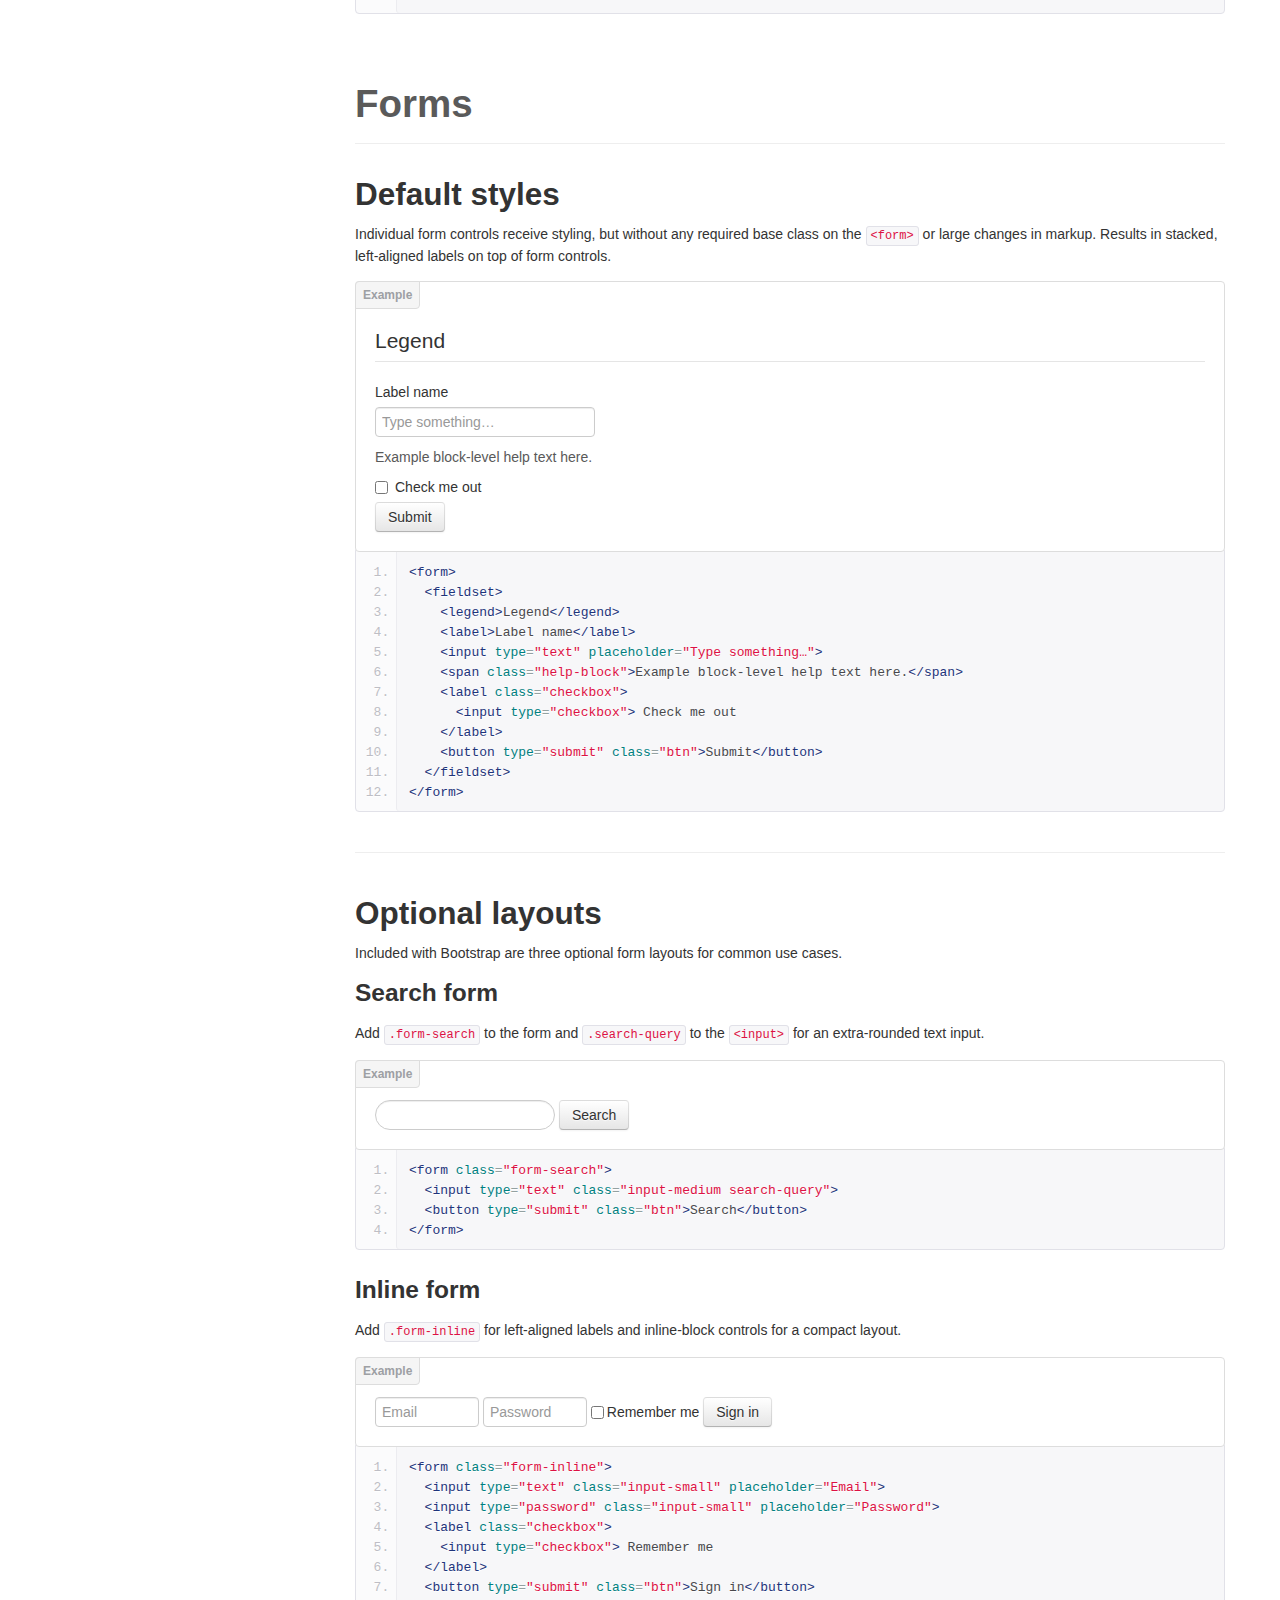
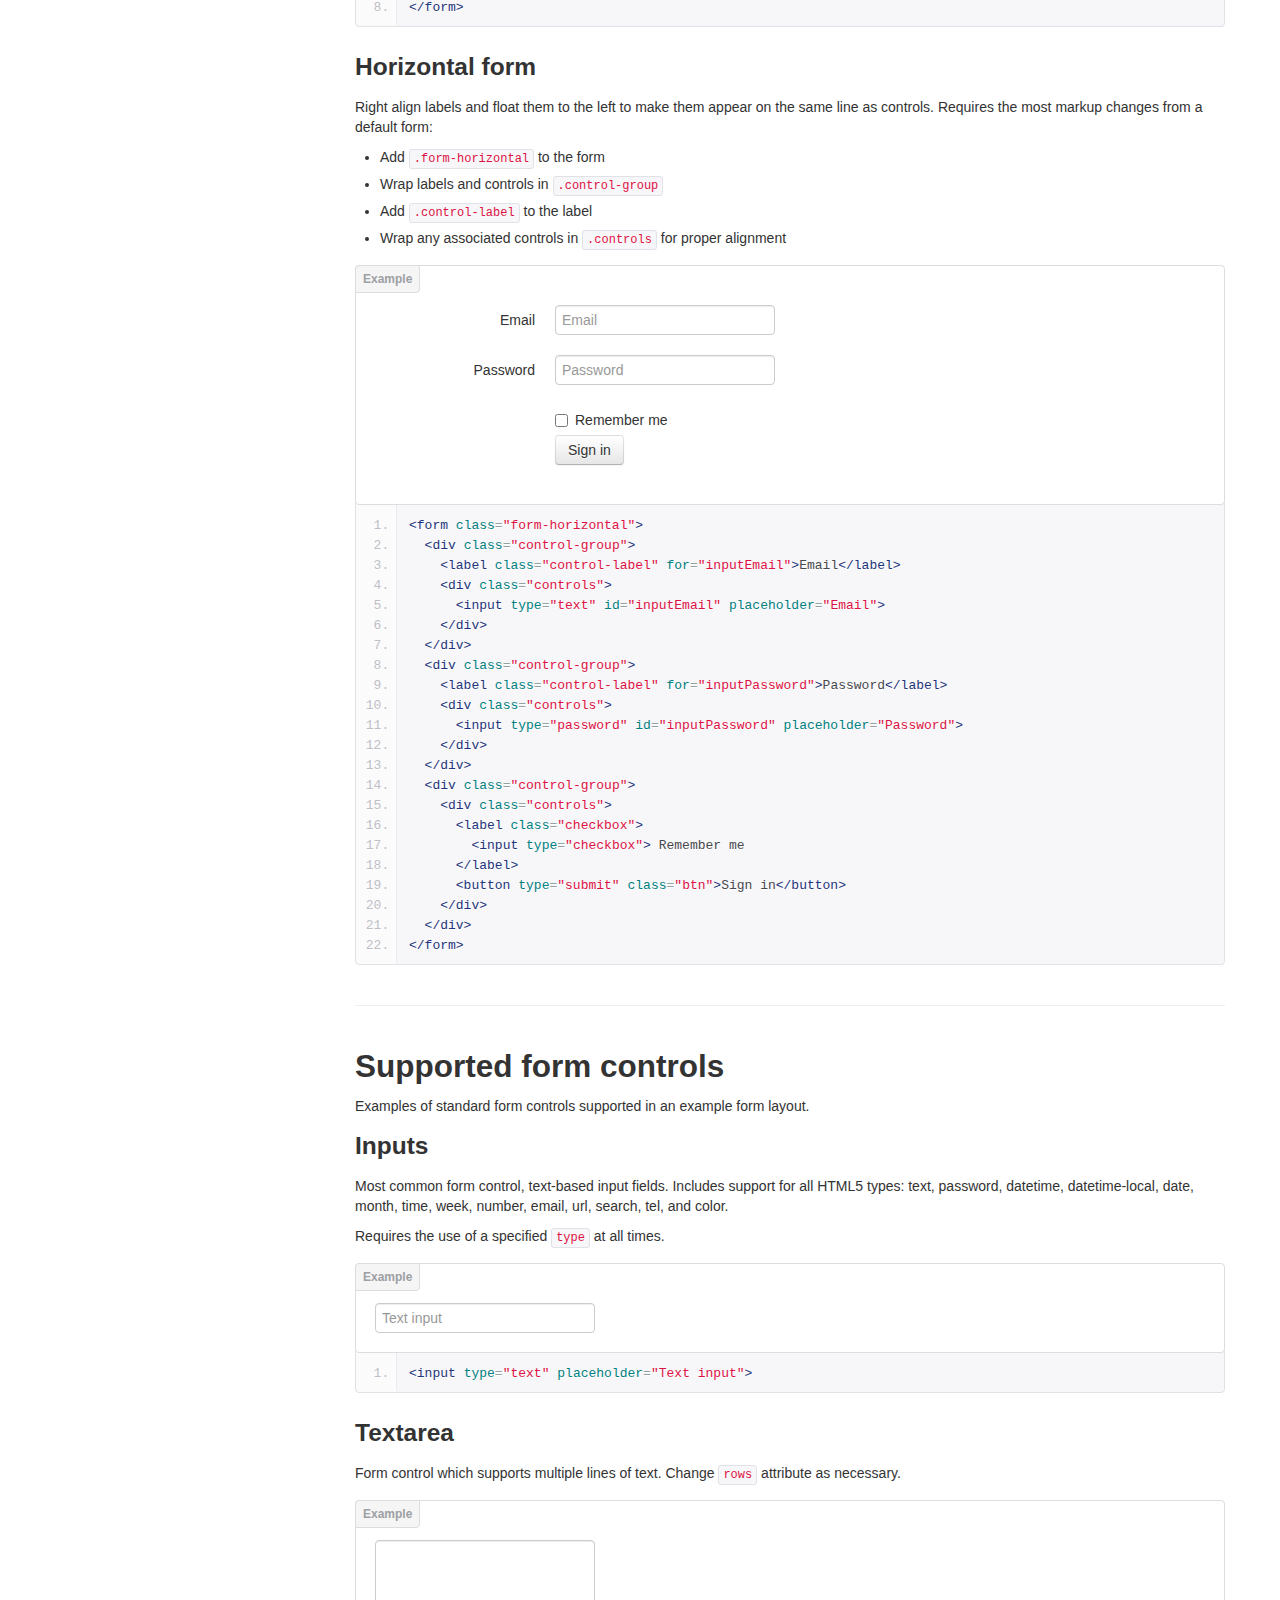
<file: Hackathon/twitter-bootstrap-v2/docs/base-css.html>
<!DOCTYPE html>
<html lang="en">
  <head>
    <meta charset="utf-8">
    <title>Base · Bootstrap</title>
    <meta name="viewport" content="width=device-width, initial-scale=1.0">
    <meta name="description" content="">
    <meta name="author" content="">

    <!-- Le styles -->
    <link href="assets/css/bootstrap.css" rel="stylesheet">
    <link href="assets/css/bootstrap-responsive.css" rel="stylesheet">
    <link href="assets/css/docs.css" rel="stylesheet">
    <link href="assets/js/google-code-prettify/prettify.css" rel="stylesheet">

    <!-- Le HTML5 shim, for IE6-8 support of HTML5 elements -->
    <!--[if lt IE 9]>
      <script src="assets/js/html5shiv.js"></script>
    <![endif]-->

    <!-- Le fav and touch icons -->
    <link rel="apple-touch-icon-precomposed" sizes="144x144" href="assets/ico/apple-touch-icon-144-precomposed.png">
    <link rel="apple-touch-icon-precomposed" sizes="114x114" href="assets/ico/apple-touch-icon-114-precomposed.png">
      <link rel="apple-touch-icon-precomposed" sizes="72x72" href="assets/ico/apple-touch-icon-72-precomposed.png">
                    <link rel="apple-touch-icon-precomposed" href="assets/ico/apple-touch-icon-57-precomposed.png">
                                   <link rel="shortcut icon" href="assets/ico/favicon.png">

  </head>

  <body data-spy="scroll" data-target=".bs-docs-sidebar">

    <!-- Navbar
    ================================================== -->
    <div class="navbar navbar-inverse navbar-fixed-top">
      <div class="navbar-inner">
        <div class="container">
          <button type="button" class="btn btn-navbar" data-toggle="collapse" data-target=".nav-collapse">
            <span class="icon-bar"></span>
            <span class="icon-bar"></span>
            <span class="icon-bar"></span>
          </button>
          <a class="brand" href="./index.html">Bootstrap</a>
          <div class="nav-collapse collapse">
            <ul class="nav">
              <li class="">
                <a href="./index.html">Home</a>
              </li>
              <li class="">
                <a href="./getting-started.html">Get started</a>
              </li>
              <li class="">
                <a href="./scaffolding.html">Scaffolding</a>
              </li>
              <li class="active">
                <a href="./base-css.html">Base CSS</a>
              </li>
              <li class="">
                <a href="./components.html">Components</a>
              </li>
              <li class="">
                <a href="./javascript.html">JavaScript</a>
              </li>
              <li class="">
                <a href="./customize.html">Customize</a>
              </li>
            </ul>
          </div>
        </div>
      </div>
    </div>

<!-- Subhead
================================================== -->
<header class="jumbotron subhead" id="overview">
  <div class="container">
    <h1>Base CSS</h1>
    <p class="lead">Fundamental HTML elements styled and enhanced with extensible classes.</p>
  </div>
</header>


  <div class="container">

    <!-- Docs nav
    ================================================== -->
    <div class="row">
      <div class="span3 bs-docs-sidebar">
        <ul class="nav nav-list bs-docs-sidenav">
          <li><a href="#typography"><i class="icon-chevron-right"></i> Typography</a></li>
          <li><a href="#code"><i class="icon-chevron-right"></i> Code</a></li>
          <li><a href="#tables"><i class="icon-chevron-right"></i> Tables</a></li>
          <li><a href="#forms"><i class="icon-chevron-right"></i> Forms</a></li>
          <li><a href="#buttons"><i class="icon-chevron-right"></i> Buttons</a></li>
          <li><a href="#images"><i class="icon-chevron-right"></i> Images</a></li>
          <li><a href="#icons"><i class="icon-chevron-right"></i> Icons by Glyphicons</a></li>
        </ul>
      </div>
      <div class="span9">



        <!-- Typography
        ================================================== -->
        <section id="typography">
          <div class="page-header">
            <h1>Typography</h1>
          </div>

          <h2 id="headings">Headings</h2>
          <p>All HTML headings, <code>&lt;h1&gt;</code> through <code>&lt;h6&gt;</code> are available.</p>
          <div class="bs-docs-example">
            <h1>h1. Heading 1</h1>
            <h2>h2. Heading 2</h2>
            <h3>h3. Heading 3</h3>
            <h4>h4. Heading 4</h4>
            <h5>h5. Heading 5</h5>
            <h6>h6. Heading 6</h6>
          </div>

          <h2 id="body-copy">Body copy</h2>
          <p>Bootstrap's global default <code>font-size</code> is <strong>14px</strong>, with a <code>line-height</code> of <strong>20px</strong>. This is applied to the <code>&lt;body&gt;</code> and all paragraphs. In addition, <code>&lt;p&gt;</code> (paragraphs) receive a bottom margin of half their line-height (10px by default).</p>
          <div class="bs-docs-example">
            <p>Nullam quis risus eget urna mollis ornare vel eu leo. Cum sociis natoque penatibus et magnis dis parturient montes, nascetur ridiculus mus. Nullam id dolor id nibh ultricies vehicula.</p>
            <p>Cum sociis natoque penatibus et magnis dis parturient montes, nascetur ridiculus mus. Donec ullamcorper nulla non metus auctor fringilla. Duis mollis, est non commodo luctus, nisi erat porttitor ligula, eget lacinia odio sem nec elit. Donec ullamcorper nulla non metus auctor fringilla.</p>
            <p>Maecenas sed diam eget risus varius blandit sit amet non magna. Donec id elit non mi porta gravida at eget metus. Duis mollis, est non commodo luctus, nisi erat porttitor ligula, eget lacinia odio sem nec elit.</p>
          </div>
          <pre class="prettyprint">&lt;p&gt;...&lt;/p&gt;</pre>

          <h3>Lead body copy</h3>
          <p>Make a paragraph stand out by adding <code>.lead</code>.</p>
          <div class="bs-docs-example">
            <p class="lead">Vivamus sagittis lacus vel augue laoreet rutrum faucibus dolor auctor. Duis mollis, est non commodo luctus.</p>
          </div>
          <pre class="prettyprint">&lt;p class="lead"&gt;...&lt;/p&gt;</pre>

          <h3>Built with Less</h3>
          <p>The typographic scale is based on two LESS variables in <strong>variables.less</strong>: <code>@baseFontSize</code> and <code>@baseLineHeight</code>. The first is the base font-size used throughout and the second is the base line-height. We use those variables and some simple math to create the margins, paddings, and line-heights of all our type and more. Customize them and Bootstrap adapts.</p>


          <hr class="bs-docs-separator">


          <h2 id="emphasis">Emphasis</h2>
          <p>Make use of HTML's default emphasis tags with lightweight styles.</p>

          <h3><code>&lt;small&gt;</code></h3>
          <p>For de-emphasizing inline or blocks of text, <small>use the small tag.</small></p>
          <div class="bs-docs-example">
            <p><small>This line of text is meant to be treated as fine print.</small></p>
          </div>
<pre class="prettyprint">
&lt;p&gt;
  &lt;small&gt;This line of text is meant to be treated as fine print.&lt;/small&gt;
&lt;/p&gt;
</pre>

          <h3>Bold</h3>
          <p>For emphasizing a snippet of text with a heavier font-weight.</p>
          <div class="bs-docs-example">
            <p>The following snippet of text is <strong>rendered as bold text</strong>.</p>
          </div>
          <pre class="prettyprint">&lt;strong&gt;rendered as bold text&lt;/strong&gt;</pre>

          <h3>Italics</h3>
          <p>For emphasizing a snippet of text with italics.</p>
          <div class="bs-docs-example">
            <p>The following snippet of text is <em>rendered as italicized text</em>.</p>
          </div>
          <pre class="prettyprint">&lt;em&gt;rendered as italicized text&lt;/em&gt;</pre>

          <p><span class="label label-info">Heads up!</span> Feel free to use <code>&lt;b&gt;</code> and <code>&lt;i&gt;</code> in HTML5. <code>&lt;b&gt;</code> is meant to highlight words or phrases without conveying additional importance while <code>&lt;i&gt;</code> is mostly for voice, technical terms, etc.</p>

          <h3>Alignment classes</h3>
          <p>Easily realign text to components with text alignment classes.</p>
          <div class="bs-docs-example">
            <p class="text-left">Left aligned text.</p>
            <p class="text-center">Center aligned text.</p>
            <p class="text-right">Right aligned text.</p>
          </div>
<pre class="prettyprint linenums">
&lt;p class="text-left"&gt;Left aligned text.&lt;/p&gt;
&lt;p class="text-center"&gt;Center aligned text.&lt;/p&gt;
&lt;p class="text-right"&gt;Right aligned text.&lt;/p&gt;
</pre>

          <h3>Emphasis classes</h3>
          <p>Convey meaning through color with a handful of emphasis utility classes.</p>
          <div class="bs-docs-example">
            <p class="muted">Fusce dapibus, tellus ac cursus commodo, tortor mauris nibh.</p>
            <p class="text-warning">Etiam porta sem malesuada magna mollis euismod.</p>
            <p class="text-error">Donec ullamcorper nulla non metus auctor fringilla.</p>
            <p class="text-info">Aenean eu leo quam. Pellentesque ornare sem lacinia quam venenatis.</p>
            <p class="text-success">Duis mollis, est non commodo luctus, nisi erat porttitor ligula.</p>
          </div>
<pre class="prettyprint linenums">
&lt;p class="muted"&gt;Fusce dapibus, tellus ac cursus commodo, tortor mauris nibh.&lt;/p&gt;
&lt;p class="text-warning"&gt;Etiam porta sem malesuada magna mollis euismod.&lt;/p&gt;
&lt;p class="text-error"&gt;Donec ullamcorper nulla non metus auctor fringilla.&lt;/p&gt;
&lt;p class="text-info"&gt;Aenean eu leo quam. Pellentesque ornare sem lacinia quam venenatis.&lt;/p&gt;
&lt;p class="text-success"&gt;Duis mollis, est non commodo luctus, nisi erat porttitor ligula.&lt;/p&gt;
</pre>


          <hr class="bs-docs-separator">


          <h2 id="abbreviations">Abbreviations</h2>
          <p>Stylized implementation of HTML's <code>&lt;abbr&gt;</code> element for abbreviations and acronyms to show the expanded version on hover. Abbreviations with a <code>title</code> attribute have a light dotted bottom border and a help cursor on hover, providing additional context on hover.</p>

          <h3><code>&lt;abbr&gt;</code></h3>
          <p>For expanded text on long hover of an abbreviation, include the <code>title</code> attribute.</p>
          <div class="bs-docs-example">
            <p>An abbreviation of the word attribute is <abbr title="attribute">attr</abbr>.</p>
          </div>
          <pre class="prettyprint">&lt;abbr title="attribute"&gt;attr&lt;/abbr&gt;</pre>

          <h3><code>&lt;abbr class="initialism"&gt;</code></h3>
          <p>Add <code>.initialism</code> to an abbreviation for a slightly smaller font-size.</p>
          <div class="bs-docs-example">
            <p><abbr title="HyperText Markup Language" class="initialism">HTML</abbr> is the best thing since sliced bread.</p>
          </div>
          <pre class="prettyprint">&lt;abbr title="HyperText Markup Language" class="initialism"&gt;HTML&lt;/abbr&gt;</pre>


          <hr class="bs-docs-separator">


          <h2 id="addresses">Addresses</h2>
          <p>Present contact information for the nearest ancestor or the entire body of work.</p>

          <h3><code>&lt;address&gt;</code></h3>
          <p>Preserve formatting by ending all lines with <code>&lt;br&gt;</code>.</p>
          <div class="bs-docs-example">
            <address>
              <strong>Twitter, Inc.</strong><br>
              795 Folsom Ave, Suite 600<br>
              San Francisco, CA 94107<br>
              <abbr title="Phone">P:</abbr> (123) 456-7890
            </address>
            <address>
              <strong>Full Name</strong><br>
              <a href="mailto:#">first.last@example.com</a>
            </address>
          </div>
<pre class="prettyprint linenums">
&lt;address&gt;
  &lt;strong&gt;Twitter, Inc.&lt;/strong&gt;&lt;br&gt;
  795 Folsom Ave, Suite 600&lt;br&gt;
  San Francisco, CA 94107&lt;br&gt;
  &lt;abbr title="Phone"&gt;P:&lt;/abbr&gt; (123) 456-7890
&lt;/address&gt;

&lt;address&gt;
  &lt;strong&gt;Full Name&lt;/strong&gt;&lt;br&gt;
  &lt;a href="mailto:#"&gt;first.last@example.com&lt;/a&gt;
&lt;/address&gt;
</pre>


          <hr class="bs-docs-separator">


          <h2 id="blockquotes">Blockquotes</h2>
          <p>For quoting blocks of content from another source within your document.</p>

          <h3>Default blockquote</h3>
          <p>Wrap <code>&lt;blockquote&gt;</code> around any <abbr title="HyperText Markup Language">HTML</abbr> as the quote. For straight quotes we recommend a <code>&lt;p&gt;</code>.</p>
          <div class="bs-docs-example">
            <blockquote>
              <p>Lorem ipsum dolor sit amet, consectetur adipiscing elit. Integer posuere erat a ante.</p>
            </blockquote>
          </div>
<pre class="prettyprint linenums">
&lt;blockquote&gt;
  &lt;p&gt;Lorem ipsum dolor sit amet, consectetur adipiscing elit. Integer posuere erat a ante.&lt;/p&gt;
&lt;/blockquote&gt;
</pre>

          <h3>Blockquote options</h3>
          <p>Style and content changes for simple variations on a standard blockquote.</p>

          <h4>Naming a source</h4>
          <p>Add <code>&lt;small&gt;</code> tag for identifying the source. Wrap the name of the source work in <code>&lt;cite&gt;</code>.</p>
          <div class="bs-docs-example">
            <blockquote>
              <p>Lorem ipsum dolor sit amet, consectetur adipiscing elit. Integer posuere erat a ante.</p>
              <small>Someone famous in <cite title="Source Title">Source Title</cite></small>
            </blockquote>
          </div>
<pre class="prettyprint linenums">
&lt;blockquote&gt;
  &lt;p&gt;Lorem ipsum dolor sit amet, consectetur adipiscing elit. Integer posuere erat a ante.&lt;/p&gt;
  &lt;small&gt;Someone famous &lt;cite title="Source Title"&gt;Source Title&lt;/cite&gt;&lt;/small&gt;
&lt;/blockquote&gt;
</pre>

          <h4>Alternate displays</h4>
          <p>Use <code>.pull-right</code> for a floated, right-aligned blockquote.</p>
          <div class="bs-docs-example" style="overflow: hidden;">
            <blockquote class="pull-right">
              <p>Lorem ipsum dolor sit amet, consectetur adipiscing elit. Integer posuere erat a ante.</p>
              <small>Someone famous in <cite title="Source Title">Source Title</cite></small>
            </blockquote>
          </div>
<pre class="prettyprint linenums">
&lt;blockquote class="pull-right"&gt;
  ...
&lt;/blockquote&gt;
</pre>


          <hr class="bs-docs-separator">


          <!-- Lists -->
          <h2 id="lists">Lists</h2>

          <h3>Unordered</h3>
          <p>A list of items in which the order does <em>not</em> explicitly matter.</p>
          <div class="bs-docs-example">
            <ul>
              <li>Lorem ipsum dolor sit amet</li>
              <li>Consectetur adipiscing elit</li>
              <li>Integer molestie lorem at massa</li>
              <li>Facilisis in pretium nisl aliquet</li>
              <li>Nulla volutpat aliquam velit
                <ul>
                  <li>Phasellus iaculis neque</li>
                  <li>Purus sodales ultricies</li>
                  <li>Vestibulum laoreet porttitor sem</li>
                  <li>Ac tristique libero volutpat at</li>
                </ul>
              </li>
              <li>Faucibus porta lacus fringilla vel</li>
              <li>Aenean sit amet erat nunc</li>
              <li>Eget porttitor lorem</li>
            </ul>
          </div>
<pre class="prettyprint linenums">
&lt;ul&gt;
  &lt;li&gt;...&lt;/li&gt;
&lt;/ul&gt;
</pre>

          <h3>Ordered</h3>
          <p>A list of items in which the order <em>does</em> explicitly matter.</p>
          <div class="bs-docs-example">
            <ol>
              <li>Lorem ipsum dolor sit amet</li>
              <li>Consectetur adipiscing elit</li>
              <li>Integer molestie lorem at massa</li>
              <li>Facilisis in pretium nisl aliquet</li>
              <li>Nulla volutpat aliquam velit</li>
              <li>Faucibus porta lacus fringilla vel</li>
              <li>Aenean sit amet erat nunc</li>
              <li>Eget porttitor lorem</li>
            </ol>
          </div>
<pre class="prettyprint linenums">
&lt;ol&gt;
  &lt;li&gt;...&lt;/li&gt;
&lt;/ol&gt;
</pre>

        <h3>Unstyled</h3>
        <p>Remove the default <code>list-style</code> and left padding on list items (immediate children only).</p>
        <div class="bs-docs-example">
          <ul class="unstyled">
            <li>Lorem ipsum dolor sit amet</li>
            <li>Consectetur adipiscing elit</li>
            <li>Integer molestie lorem at massa</li>
            <li>Facilisis in pretium nisl aliquet</li>
            <li>Nulla volutpat aliquam velit
              <ul>
                <li>Phasellus iaculis neque</li>
                <li>Purus sodales ultricies</li>
                <li>Vestibulum laoreet porttitor sem</li>
                <li>Ac tristique libero volutpat at</li>
              </ul>
            </li>
            <li>Faucibus porta lacus fringilla vel</li>
            <li>Aenean sit amet erat nunc</li>
            <li>Eget porttitor lorem</li>
          </ul>
        </div>
<pre class="prettyprint linenums">
&lt;ul class="unstyled"&gt;
  &lt;li&gt;...&lt;/li&gt;
&lt;/ul&gt;
</pre>

        <h3>Inline</h3>
        <p>Place all list items on a single line with <code>inline-block</code> and some light padding.</p>
        <div class="bs-docs-example">
          <ul class="inline">
            <li>Lorem ipsum</li>
            <li>Phasellus iaculis</li>
            <li>Nulla volutpat</li>
          </ul>
        </div>
<pre class="prettyprint linenums">
&lt;ul class="inline"&gt;
  &lt;li&gt;...&lt;/li&gt;
&lt;/ul&gt;
</pre>

        <h3>Description</h3>
        <p>A list of terms with their associated descriptions.</p>
        <div class="bs-docs-example">
          <dl>
            <dt>Description lists</dt>
            <dd>A description list is perfect for defining terms.</dd>
            <dt>Euismod</dt>
            <dd>Vestibulum id ligula porta felis euismod semper eget lacinia odio sem nec elit.</dd>
            <dd>Donec id elit non mi porta gravida at eget metus.</dd>
            <dt>Malesuada porta</dt>
            <dd>Etiam porta sem malesuada magna mollis euismod.</dd>
          </dl>
        </div>
<pre class="prettyprint linenums">
&lt;dl&gt;
  &lt;dt&gt;...&lt;/dt&gt;
  &lt;dd&gt;...&lt;/dd&gt;
&lt;/dl&gt;
</pre>

        <h4>Horizontal description</h4>
        <p>Make terms and descriptions in <code>&lt;dl&gt;</code> line up side-by-side.</p>
        <div class="bs-docs-example">
          <dl class="dl-horizontal">
            <dt>Description lists</dt>
            <dd>A description list is perfect for defining terms.</dd>
            <dt>Euismod</dt>
            <dd>Vestibulum id ligula porta felis euismod semper eget lacinia odio sem nec elit.</dd>
            <dd>Donec id elit non mi porta gravida at eget metus.</dd>
            <dt>Malesuada porta</dt>
            <dd>Etiam porta sem malesuada magna mollis euismod.</dd>
            <dt>Felis euismod semper eget lacinia</dt>
            <dd>Fusce dapibus, tellus ac cursus commodo, tortor mauris condimentum nibh, ut fermentum massa justo sit amet risus.</dd>
          </dl>
        </div>
<pre class="prettyprint linenums">
&lt;dl class="dl-horizontal"&gt;
  &lt;dt&gt;...&lt;/dt&gt;
  &lt;dd&gt;...&lt;/dd&gt;
&lt;/dl&gt;
</pre>
        <p>
          <span class="label label-info">Heads up!</span>
          Horizontal description lists will truncate terms that are too long to fit in the left column fix <code>text-overflow</code>. In narrower viewports, they will change to the default stacked layout.
        </p>
      </section>



        <!-- Code
        ================================================== -->
        <section id="code">
          <div class="page-header">
            <h1>Code</h1>
          </div>

          <h2>Inline</h2>
          <p>Wrap inline snippets of code with <code>&lt;code&gt;</code>.</p>
<div class="bs-docs-example">
  For example, <code>&lt;section&gt;</code> should be wrapped as inline.
</div>
<pre class="prettyprint linenums">
For example, &lt;code&gt;&amp;lt;section&amp;gt;&lt;/code&gt; should be wrapped as inline.
</pre>

          <h2>Basic block</h2>
          <p>Use <code>&lt;pre&gt;</code> for multiple lines of code. Be sure to escape any angle brackets in the code for proper rendering.</p>
<div class="bs-docs-example">
  <pre>&lt;p&gt;Sample text here...&lt;/p&gt;</pre>
</div>
<pre class="prettyprint linenums" style="margin-bottom: 9px;">
&lt;pre&gt;
  &amp;lt;p&amp;gt;Sample text here...&amp;lt;/p&amp;gt;
&lt;/pre&gt;
</pre>
          <p><span class="label label-info">Heads up!</span> Be sure to keep code within <code>&lt;pre&gt;</code> tags as close to the left as possible; it will render all tabs.</p>
          <p>You may optionally add the <code>.pre-scrollable</code> class which will set a max-height of 350px and provide a y-axis scrollbar.</p>
        </section>



        <!-- Tables
        ================================================== -->
        <section id="tables">
          <div class="page-header">
            <h1>Tables</h1>
          </div>

          <h2>Default styles</h2>
          <p>For basic styling&mdash;light padding and only horizontal dividers&mdash;add the base class <code>.table</code> to any <code>&lt;table&gt;</code>.</p>
          <div class="bs-docs-example">
            <table class="table">
              <thead>
                <tr>
                  <th>#</th>
                  <th>First Name</th>
                  <th>Last Name</th>
                  <th>Username</th>
                </tr>
              </thead>
              <tbody>
                <tr>
                  <td>1</td>
                  <td>Mark</td>
                  <td>Otto</td>
                  <td>@mdo</td>
                </tr>
                <tr>
                  <td>2</td>
                  <td>Jacob</td>
                  <td>Thornton</td>
                  <td>@fat</td>
                </tr>
                <tr>
                  <td>3</td>
                  <td>Larry</td>
                  <td>the Bird</td>
                  <td>@twitter</td>
                </tr>
              </tbody>
            </table>
          </div>
<pre class="prettyprint linenums">
&lt;table class="table"&gt;
  …
&lt;/table&gt;
</pre>


          <hr class="bs-docs-separator">


          <h2>Optional classes</h2>
          <p>Add any of the following classes to the <code>.table</code> base class.</p>

          <h3><code>.table-striped</code></h3>
          <p>Adds zebra-striping to any table row within the <code>&lt;tbody&gt;</code> via the <code>:nth-child</code> CSS selector (not available in IE7-8).</p>
          <div class="bs-docs-example">
            <table class="table table-striped">
              <thead>
                <tr>
                  <th>#</th>
                  <th>First Name</th>
                  <th>Last Name</th>
                  <th>Username</th>
                </tr>
              </thead>
              <tbody>
                <tr>
                  <td>1</td>
                  <td>Mark</td>
                  <td>Otto</td>
                  <td>@mdo</td>
                </tr>
                <tr>
                  <td>2</td>
                  <td>Jacob</td>
                  <td>Thornton</td>
                  <td>@fat</td>
                </tr>
                <tr>
                  <td>3</td>
                  <td>Larry</td>
                  <td>the Bird</td>
                  <td>@twitter</td>
                </tr>
              </tbody>
            </table>
          </div>
<pre class="prettyprint linenums" style="margin-bottom: 18px;">
&lt;table class="table table-striped"&gt;
  …
&lt;/table&gt;
</pre>

          <h3><code>.table-bordered</code></h3>
          <p>Add borders and rounded corners to the table.</p>
          <div class="bs-docs-example">
            <table class="table table-bordered">
              <thead>
                <tr>
                  <th>#</th>
                  <th>First Name</th>
                  <th>Last Name</th>
                  <th>Username</th>
                </tr>
              </thead>
              <tbody>
                <tr>
                  <td rowspan="2">1</td>
                  <td>Mark</td>
                  <td>Otto</td>
                  <td>@mdo</td>
                </tr>
                <tr>
                  <td>Mark</td>
                  <td>Otto</td>
                  <td>@TwBootstrap</td>
                </tr>
                <tr>
                  <td>2</td>
                  <td>Jacob</td>
                  <td>Thornton</td>
                  <td>@fat</td>
                </tr>
                <tr>
                  <td>3</td>
                  <td colspan="2">Larry the Bird</td>
                  <td>@twitter</td>
                </tr>
              </tbody>
            </table>
          </div>
<pre class="prettyprint linenums">
&lt;table class="table table-bordered"&gt;
  …
&lt;/table&gt;
</pre>

          <h3><code>.table-hover</code></h3>
          <p>Enable a hover state on table rows within a <code>&lt;tbody&gt;</code>.</p>
          <div class="bs-docs-example">
            <table class="table table-hover">
              <thead>
                <tr>
                  <th>#</th>
                  <th>First Name</th>
                  <th>Last Name</th>
                  <th>Username</th>
                </tr>
              </thead>
              <tbody>
                <tr>
                  <td>1</td>
                  <td>Mark</td>
                  <td>Otto</td>
                  <td>@mdo</td>
                </tr>
                <tr>
                  <td>2</td>
                  <td>Jacob</td>
                  <td>Thornton</td>
                  <td>@fat</td>
                </tr>
                <tr>
                  <td>3</td>
                  <td colspan="2">Larry the Bird</td>
                  <td>@twitter</td>
                </tr>
              </tbody>
            </table>
          </div>
<pre class="prettyprint linenums" style="margin-bottom: 18px;">
&lt;table class="table table-hover"&gt;
  …
&lt;/table&gt;
</pre>

          <h3><code>.table-condensed</code></h3>
          <p>Makes tables more compact by cutting cell padding in half.</p>
          <div class="bs-docs-example">
            <table class="table table-condensed">
              <thead>
                <tr>
                  <th>#</th>
                  <th>First Name</th>
                  <th>Last Name</th>
                  <th>Username</th>
                </tr>
              </thead>
              <tbody>
                <tr>
                  <td>1</td>
                  <td>Mark</td>
                  <td>Otto</td>
                  <td>@mdo</td>
                </tr>
                <tr>
                  <td>2</td>
                  <td>Jacob</td>
                  <td>Thornton</td>
                  <td>@fat</td>
                </tr>
                <tr>
                  <td>3</td>
                  <td colspan="2">Larry the Bird</td>
                  <td>@twitter</td>
                </tr>
              </tbody>
            </table>
          </div>
<pre class="prettyprint linenums" style="margin-bottom: 18px;">
&lt;table class="table table-condensed"&gt;
  …
&lt;/table&gt;
</pre>


          <hr class="bs-docs-separator">


          <h2>Optional row classes</h2>
          <p>Use contextual classes to color table rows.</p>
          <table class="table table-bordered table-striped">
            <colgroup>
              <col class="span1">
              <col class="span7">
            </colgroup>
            <thead>
              <tr>
                <th>Class</th>
                <th>Description</th>
              </tr>
            </thead>
            <tbody>
              <tr>
                <td>
                  <code>.success</code>
                </td>
                <td>Indicates a successful or positive action.</td>
              </tr>
              <tr>
                <td>
                  <code>.error</code>
                </td>
                <td>Indicates a dangerous or potentially negative action.</td>
              </tr>
              <tr>
                <td>
                  <code>.warning</code>
                </td>
                <td>Indicates a warning that might need attention.</td>
              </tr>
              <tr>
                <td>
                  <code>.info</code>
                </td>
                <td>Used as an alternative to the default styles.</td>
              </tr>
            </tbody>
          </table>
          <div class="bs-docs-example">
            <table class="table">
              <thead>
                <tr>
                  <th>#</th>
                  <th>Product</th>
                  <th>Payment Taken</th>
                  <th>Status</th>
                </tr>
              </thead>
              <tbody>
                <tr class="success">
                  <td>1</td>
                  <td>TB - Monthly</td>
                  <td>01/04/2012</td>
                  <td>Approved</td>
                </tr>
                <tr class="error">
                  <td>2</td>
                  <td>TB - Monthly</td>
                  <td>02/04/2012</td>
                  <td>Declined</td>
                </tr>
                <tr class="warning">
                  <td>3</td>
                  <td>TB - Monthly</td>
                  <td>03/04/2012</td>
                  <td>Pending</td>
                </tr>
                <tr class="info">
                  <td>4</td>
                  <td>TB - Monthly</td>
                  <td>04/04/2012</td>
                  <td>Call in to confirm</td>
                </tr>
              </tbody>
            </table>
          </div>
<pre class="prettyprint linenums">
...
  &lt;tr class="success"&gt;
    &lt;td&gt;1&lt;/td&gt;
    &lt;td&gt;TB - Monthly&lt;/td&gt;
    &lt;td&gt;01/04/2012&lt;/td&gt;
    &lt;td&gt;Approved&lt;/td&gt;
  &lt;/tr&gt;
...
</pre>


          <hr class="bs-docs-separator">


          <h2>Supported table markup</h2>
          <p>List of supported table HTML elements and how they should be used.</p>
          <table class="table table-bordered table-striped">
            <colgroup>
              <col class="span1">
              <col class="span7">
            </colgroup>
            <thead>
              <tr>
                <th>Tag</th>
                <th>Description</th>
              </tr>
            </thead>
            <tbody>
              <tr>
                <td>
                  <code>&lt;table&gt;</code>
                </td>
                <td>
                  Wrapping element for displaying data in a tabular format
                </td>
              </tr>
              <tr>
                <td>
                  <code>&lt;thead&gt;</code>
                </td>
                <td>
                  Container element for table header rows (<code>&lt;tr&gt;</code>) to label table columns
                </td>
              </tr>
              <tr>
                <td>
                  <code>&lt;tbody&gt;</code>
                </td>
                <td>
                  Container element for table rows (<code>&lt;tr&gt;</code>) in the body of the table
                </td>
              </tr>
              <tr>
                <td>
                  <code>&lt;tr&gt;</code>
                </td>
                <td>
                  Container element for a set of table cells (<code>&lt;td&gt;</code> or <code>&lt;th&gt;</code>) that appears on a single row
                </td>
              </tr>
              <tr>
                <td>
                  <code>&lt;td&gt;</code>
                </td>
                <td>
                  Default table cell
                </td>
              </tr>
              <tr>
                <td>
                  <code>&lt;th&gt;</code>
                </td>
                <td>
                  Special table cell for column (or row, depending on scope and placement) labels
                </td>
              </tr>
              <tr>
                <td>
                  <code>&lt;caption&gt;</code>
                </td>
                <td>
                  Description or summary of what the table holds, especially useful for screen readers
                </td>
              </tr>
            </tbody>
          </table>
<pre class="prettyprint linenums">
&lt;table&gt;
  &lt;caption&gt;...&lt;/caption&gt;
  &lt;thead&gt;
    &lt;tr&gt;
      &lt;th&gt;...&lt;/th&gt;
      &lt;th&gt;...&lt;/th&gt;
    &lt;/tr&gt;
  &lt;/thead&gt;
  &lt;tbody&gt;
    &lt;tr&gt;
      &lt;td&gt;...&lt;/td&gt;
      &lt;td&gt;...&lt;/td&gt;
    &lt;/tr&gt;
  &lt;/tbody&gt;
&lt;/table&gt;
</pre>

        </section>



        <!-- Forms
        ================================================== -->
        <section id="forms">
          <div class="page-header">
            <h1>Forms</h1>
          </div>

          <h2>Default styles</h2>
          <p>Individual form controls receive styling, but without any required base class on the <code>&lt;form&gt;</code> or large changes in markup. Results in stacked, left-aligned labels on top of form controls.</p>
          <form class="bs-docs-example">
            <fieldset>
              <legend>Legend</legend>
              <label>Label name</label>
              <input type="text" placeholder="Type something…">
              <span class="help-block">Example block-level help text here.</span>
              <label class="checkbox">
                <input type="checkbox"> Check me out
              </label>
              <button type="submit" class="btn">Submit</button>
            </fieldset>
          </form>
<pre class="prettyprint linenums">
&lt;form&gt;
  &lt;fieldset&gt;
    &lt;legend&gt;Legend&lt;/legend&gt;
    &lt;label&gt;Label name&lt;/label&gt;
    &lt;input type="text" placeholder="Type something…"&gt;
    &lt;span class="help-block"&gt;Example block-level help text here.&lt;/span&gt;
    &lt;label class="checkbox"&gt;
      &lt;input type="checkbox"&gt; Check me out
    &lt;/label&gt;
    &lt;button type="submit" class="btn"&gt;Submit&lt;/button&gt;
  &lt;/fieldset&gt;
&lt;/form&gt;
</pre>


          <hr class="bs-docs-separator">


          <h2>Optional layouts</h2>
          <p>Included with Bootstrap are three optional form layouts for common use cases.</p>

          <h3>Search form</h3>
          <p>Add <code>.form-search</code> to the form and <code>.search-query</code> to the <code>&lt;input&gt;</code> for an extra-rounded text input.</p>
          <form class="bs-docs-example form-search">
            <input type="text" class="input-medium search-query">
            <button type="submit" class="btn">Search</button>
          </form>
<pre class="prettyprint linenums">
&lt;form class="form-search"&gt;
  &lt;input type="text" class="input-medium search-query"&gt;
  &lt;button type="submit" class="btn"&gt;Search&lt;/button&gt;
&lt;/form&gt;
</pre>

          <h3>Inline form</h3>
          <p>Add <code>.form-inline</code> for left-aligned labels and inline-block controls for a compact layout.</p>
          <form class="bs-docs-example form-inline">
            <input type="text" class="input-small" placeholder="Email">
            <input type="password" class="input-small" placeholder="Password">
            <label class="checkbox">
              <input type="checkbox"> Remember me
            </label>
            <button type="submit" class="btn">Sign in</button>
          </form>
<pre class="prettyprint linenums">
&lt;form class="form-inline"&gt;
  &lt;input type="text" class="input-small" placeholder="Email"&gt;
  &lt;input type="password" class="input-small" placeholder="Password"&gt;
  &lt;label class="checkbox"&gt;
    &lt;input type="checkbox"&gt; Remember me
  &lt;/label&gt;
  &lt;button type="submit" class="btn"&gt;Sign in&lt;/button&gt;
&lt;/form&gt;
</pre>

          <h3>Horizontal form</h3>
          <p>Right align labels and float them to the left to make them appear on the same line as controls. Requires the most markup changes from a default form:</p>
          <ul>
            <li>Add <code>.form-horizontal</code> to the form</li>
            <li>Wrap labels and controls in <code>.control-group</code></li>
            <li>Add <code>.control-label</code> to the label</li>
            <li>Wrap any associated controls in <code>.controls</code> for proper alignment</li>
          </ul>
          <form class="bs-docs-example form-horizontal">
            <div class="control-group">
              <label class="control-label" for="inputEmail">Email</label>
              <div class="controls">
                <input type="text" id="inputEmail" placeholder="Email">
              </div>
            </div>
            <div class="control-group">
              <label class="control-label" for="inputPassword">Password</label>
              <div class="controls">
                <input type="password" id="inputPassword" placeholder="Password">
              </div>
            </div>
            <div class="control-group">
              <div class="controls">
                <label class="checkbox">
                  <input type="checkbox"> Remember me
                </label>
                <button type="submit" class="btn">Sign in</button>
              </div>
            </div>
          </form>
<pre class="prettyprint linenums">
&lt;form class="form-horizontal"&gt;
  &lt;div class="control-group"&gt;
    &lt;label class="control-label" for="inputEmail"&gt;Email&lt;/label&gt;
    &lt;div class="controls"&gt;
      &lt;input type="text" id="inputEmail" placeholder="Email"&gt;
    &lt;/div&gt;
  &lt;/div&gt;
  &lt;div class="control-group"&gt;
    &lt;label class="control-label" for="inputPassword"&gt;Password&lt;/label&gt;
    &lt;div class="controls"&gt;
      &lt;input type="password" id="inputPassword" placeholder="Password"&gt;
    &lt;/div&gt;
  &lt;/div&gt;
  &lt;div class="control-group"&gt;
    &lt;div class="controls"&gt;
      &lt;label class="checkbox"&gt;
        &lt;input type="checkbox"&gt; Remember me
      &lt;/label&gt;
      &lt;button type="submit" class="btn"&gt;Sign in&lt;/button&gt;
    &lt;/div&gt;
  &lt;/div&gt;
&lt;/form&gt;
</pre>


          <hr class="bs-docs-separator">


          <h2>Supported form controls</h2>
          <p>Examples of standard form controls supported in an example form layout.</p>

          <h3>Inputs</h3>
          <p>Most common form control, text-based input fields. Includes support for all HTML5 types: text, password, datetime, datetime-local, date, month, time, week, number, email, url, search, tel, and color.</p>
          <p>Requires the use of a specified <code>type</code> at all times.</p>
          <form class="bs-docs-example form-inline">
            <input type="text" placeholder="Text input">
          </form>
<pre class="prettyprint linenums">
&lt;input type="text" placeholder="Text input"&gt;
</pre>

          <h3>Textarea</h3>
          <p>Form control which supports multiple lines of text. Change <code>rows</code> attribute as necessary.</p>
          <form class="bs-docs-example form-inline">
            <textarea rows="3"></textarea>
          </form>
<pre class="prettyprint linenums">
&lt;textarea rows="3"&gt;&lt;/textarea&gt;
</pre>

          <h3>Checkboxes and radios</h3>
          <p>Checkboxes are for selecting one or several options in a list while radios are for selecting one option from many.</p>
          <h4>Default (stacked)</h4>
          <form class="bs-docs-example">
            <label class="checkbox">
              <input type="checkbox" value="">
              Option one is this and that&mdash;be sure to include why it's great
            </label>
            <br>
            <label class="radio">
              <input type="radio" name="optionsRadios" id="optionsRadios1" value="option1" checked>
              Option one is this and that&mdash;be sure to include why it's great
            </label>
            <label class="radio">
              <input type="radio" name="optionsRadios" id="optionsRadios2" value="option2">
              Option two can be something else and selecting it will deselect option one
            </label>
          </form>
<pre class="prettyprint linenums">
&lt;label class="checkbox"&gt;
  &lt;input type="checkbox" value=""&gt;
  Option one is this and that&mdash;be sure to include why it's great
&lt;/label&gt;

&lt;label class="radio"&gt;
  &lt;input type="radio" name="optionsRadios" id="optionsRadios1" value="option1" checked&gt;
  Option one is this and that&mdash;be sure to include why it's great
&lt;/label&gt;
&lt;label class="radio"&gt;
  &lt;input type="radio" name="optionsRadios" id="optionsRadios2" value="option2"&gt;
  Option two can be something else and selecting it will deselect option one
&lt;/label&gt;
</pre>

          <h4>Inline checkboxes</h4>
          <p>Add the <code>.inline</code> class to a series of checkboxes or radios for controls appear on the same line.</p>
          <form class="bs-docs-example">
            <label class="checkbox inline">
              <input type="checkbox" id="inlineCheckbox1" value="option1"> 1
            </label>
            <label class="checkbox inline">
              <input type="checkbox" id="inlineCheckbox2" value="option2"> 2
            </label>
            <label class="checkbox inline">
              <input type="checkbox" id="inlineCheckbox3" value="option3"> 3
            </label>
          </form>
<pre class="prettyprint linenums">
&lt;label class="checkbox inline"&gt;
  &lt;input type="checkbox" id="inlineCheckbox1" value="option1"&gt; 1
&lt;/label&gt;
&lt;label class="checkbox inline"&gt;
  &lt;input type="checkbox" id="inlineCheckbox2" value="option2"&gt; 2
&lt;/label&gt;
&lt;label class="checkbox inline"&gt;
  &lt;input type="checkbox" id="inlineCheckbox3" value="option3"&gt; 3
&lt;/label&gt;
</pre>

          <h3>Selects</h3>
          <p>Use the default option or specify a <code>multiple="multiple"</code> to show multiple options at once.</p>
          <form class="bs-docs-example">
            <select>
              <option>1</option>
              <option>2</option>
              <option>3</option>
              <option>4</option>
              <option>5</option>
            </select>
            <br>
            <select multiple="multiple">
              <option>1</option>
              <option>2</option>
              <option>3</option>
              <option>4</option>
              <option>5</option>
            </select>
          </form>
<pre class="prettyprint linenums">
&lt;select&gt;
  &lt;option&gt;1&lt;/option&gt;
  &lt;option&gt;2&lt;/option&gt;
  &lt;option&gt;3&lt;/option&gt;
  &lt;option&gt;4&lt;/option&gt;
  &lt;option&gt;5&lt;/option&gt;
&lt;/select&gt;

&lt;select multiple="multiple"&gt;
  &lt;option&gt;1&lt;/option&gt;
  &lt;option&gt;2&lt;/option&gt;
  &lt;option&gt;3&lt;/option&gt;
  &lt;option&gt;4&lt;/option&gt;
  &lt;option&gt;5&lt;/option&gt;
&lt;/select&gt;
</pre>


          <hr class="bs-docs-separator">


          <h2>Extending form controls</h2>
          <p>Adding on top of existing browser controls, Bootstrap includes other useful form components.</p>

          <h3>Prepended and appended inputs</h3>
          <p>Add text or buttons before or after any text-based input. Do note that <code>select</code> elements are not supported here.</p>

          <h4>Default options</h4>
          <p>Wrap an <code>.add-on</code> and an <code>input</code> with one of two classes to prepend or append text to an input.</p>
          <form class="bs-docs-example">
            <div class="input-prepend">
              <span class="add-on">@</span>
              <input class="span2" id="prependedInput" type="text" placeholder="Username">
            </div>
            <br>
            <div class="input-append">
              <input class="span2" id="appendedInput" type="text">
              <span class="add-on">.00</span>
            </div>
          </form>
<pre class="prettyprint linenums">
&lt;div class="input-prepend"&gt;
  &lt;span class="add-on"&gt;@&lt;/span&gt;
  &lt;input class="span2" id="prependedInput" type="text" placeholder="Username"&gt;
&lt;/div&gt;
&lt;div class="input-append"&gt;
  &lt;input class="span2" id="appendedInput" type="text"&gt;
  &lt;span class="add-on"&gt;.00&lt;/span&gt;
&lt;/div&gt;
</pre>

          <h4>Combined</h4>
          <p>Use both classes and two instances of <code>.add-on</code> to prepend and append an input.</p>
          <form class="bs-docs-example form-inline">
            <div class="input-prepend input-append">
              <span class="add-on">$</span>
              <input class="span2" id="appendedPrependedInput" type="text">
              <span class="add-on">.00</span>
            </div>
          </form>
<pre class="prettyprint linenums">
&lt;div class="input-prepend input-append"&gt;
  &lt;span class="add-on"&gt;$&lt;/span&gt;
  &lt;input class="span2" id="appendedPrependedInput" type="text"&gt;
  &lt;span class="add-on"&gt;.00&lt;/span&gt;
&lt;/div&gt;
</pre>

          <h4>Buttons instead of text</h4>
          <p>Instead of a <code>&lt;span&gt;</code> with text, use a <code>.btn</code> to attach a button (or two) to an input.</p>
          <form class="bs-docs-example">
            <div class="input-append">
              <input class="span2" id="appendedInputButton" type="text">
              <button class="btn" type="button">Go!</button>
            </div>
          </form>
<pre class="prettyprint linenums">
&lt;div class="input-append"&gt;
  &lt;input class="span2" id="appendedInputButton" type="text"&gt;
  &lt;button class="btn" type="button"&gt;Go!&lt;/button&gt;
&lt;/div&gt;
</pre>
          <form class="bs-docs-example">
            <div class="input-append">
              <input class="span2" id="appendedInputButtons" type="text">
              <button class="btn" type="button">Search</button>
              <button class="btn" type="button">Options</button>
            </div>
          </form>
<pre class="prettyprint linenums">
&lt;div class="input-append"&gt;
  &lt;input class="span2" id="appendedInputButtons" type="text"&gt;
  &lt;button class="btn" type="button"&gt;Search&lt;/button&gt;
  &lt;button class="btn" type="button"&gt;Options&lt;/button&gt;
&lt;/div&gt;
</pre>

          <h4>Button dropdowns</h4>
          <p></p>
          <form class="bs-docs-example">
            <div class="input-append">
              <input class="span2" id="appendedDropdownButton" type="text">
              <div class="btn-group">
                <button class="btn dropdown-toggle" data-toggle="dropdown">Action <span class="caret"></span></button>
                <ul class="dropdown-menu">
                  <li><a href="#">Action</a></li>
                  <li><a href="#">Another action</a></li>
                  <li><a href="#">Something else here</a></li>
                  <li class="divider"></li>
                  <li><a href="#">Separated link</a></li>
                </ul>
              </div><!-- /btn-group -->
            </div><!-- /input-append -->
          </form>
<pre class="prettyprint linenums">
&lt;div class="input-append"&gt;
  &lt;input class="span2" id="appendedDropdownButton" type="text"&gt;
  &lt;div class="btn-group"&gt;
    &lt;button class="btn dropdown-toggle" data-toggle="dropdown"&gt;
      Action
      &lt;span class="caret"&gt;&lt;/span&gt;
    &lt;/button&gt;
    &lt;ul class="dropdown-menu"&gt;
      ...
    &lt;/ul&gt;
  &lt;/div&gt;
&lt;/div&gt;
</pre>

          <form class="bs-docs-example">
            <div class="input-prepend">
              <div class="btn-group">
                <button class="btn dropdown-toggle" data-toggle="dropdown">Action <span class="caret"></span></button>
                <ul class="dropdown-menu">
                  <li><a href="#">Action</a></li>
                  <li><a href="#">Another action</a></li>
                  <li><a href="#">Something else here</a></li>
                  <li class="divider"></li>
                  <li><a href="#">Separated link</a></li>
                </ul>
              </div><!-- /btn-group -->
              <input class="span2" id="prependedDropdownButton" type="text">
            </div><!-- /input-prepend -->
          </form>
<pre class="prettyprint linenums">
&lt;div class="input-prepend"&gt;
  &lt;div class="btn-group"&gt;
    &lt;button class="btn dropdown-toggle" data-toggle="dropdown"&gt;
      Action
      &lt;span class="caret"&gt;&lt;/span&gt;
    &lt;/button&gt;
    &lt;ul class="dropdown-menu"&gt;
      ...
    &lt;/ul&gt;
  &lt;/div&gt;
  &lt;input class="span2" id="prependedDropdownButton" type="text"&gt;
&lt;/div&gt;
</pre>

          <form class="bs-docs-example">
            <div class="input-prepend input-append">
              <div class="btn-group">
                <button class="btn dropdown-toggle" data-toggle="dropdown">Action <span class="caret"></span></button>
                <ul class="dropdown-menu">
                  <li><a href="#">Action</a></li>
                  <li><a href="#">Another action</a></li>
                  <li><a href="#">Something else here</a></li>
                  <li class="divider"></li>
                  <li><a href="#">Separated link</a></li>
                </ul>
              </div><!-- /btn-group -->
              <input class="span2" id="appendedPrependedDropdownButton" type="text">
              <div class="btn-group">
                <button class="btn dropdown-toggle" data-toggle="dropdown">Action <span class="caret"></span></button>
                <ul class="dropdown-menu">
                  <li><a href="#">Action</a></li>
                  <li><a href="#">Another action</a></li>
                  <li><a href="#">Something else here</a></li>
                  <li class="divider"></li>
                  <li><a href="#">Separated link</a></li>
                </ul>
              </div><!-- /btn-group -->
            </div><!-- /input-prepend input-append -->
          </form>
<pre class="prettyprint linenums">
&lt;div class="input-prepend input-append"&gt;
  &lt;div class="btn-group"&gt;
    &lt;button class="btn dropdown-toggle" data-toggle="dropdown"&gt;
      Action
      &lt;span class="caret"&gt;&lt;/span&gt;
    &lt;/button&gt;
    &lt;ul class="dropdown-menu"&gt;
      ...
    &lt;/ul&gt;
  &lt;/div&gt;
  &lt;input class="span2" id="appendedPrependedDropdownButton" type="text"&gt;
  &lt;div class="btn-group"&gt;
    &lt;button class="btn dropdown-toggle" data-toggle="dropdown"&gt;
      Action
      &lt;span class="caret"&gt;&lt;/span&gt;
    &lt;/button&gt;
    &lt;ul class="dropdown-menu"&gt;
      ...
    &lt;/ul&gt;
  &lt;/div&gt;
&lt;/div&gt;
</pre>

          <h4>Segmented dropdown groups</h4>
          <form class="bs-docs-example">
            <div class="input-prepend">
              <div class="btn-group">
                <button class="btn" tabindex="-1">Action</button>
                <button class="btn dropdown-toggle" data-toggle="dropdown" tabindex="-1">
                  <span class="caret"></span>
                </button>
                <ul class="dropdown-menu">
                  <li><a href="#">Action</a></li>
                  <li><a href="#">Another action</a></li>
                  <li><a href="#">Something else here</a></li>
                  <li class="divider"></li>
                  <li><a href="#">Separated link</a></li>
                </ul>
              </div>
              <input type="text">
            </div>
            <div class="input-append">
              <input type="text">
              <div class="btn-group">
                <button class="btn" tabindex="-1">Action</button>
                <button class="btn dropdown-toggle" data-toggle="dropdown" tabindex="-1">
                  <span class="caret"></span>
                </button>
                <ul class="dropdown-menu">
                  <li><a href="#">Action</a></li>
                  <li><a href="#">Another action</a></li>
                  <li><a href="#">Something else here</a></li>
                  <li class="divider"></li>
                  <li><a href="#">Separated link</a></li>
                </ul>
              </div>
            </div>
          </form>
<pre class="prettyprint linenums">
&lt;form&gt;
  &lt;div class="input-prepend"&gt;
    &lt;div class="btn-group"&gt;...&lt;/div&gt;
    &lt;input type="text"&gt;
  &lt;/div&gt;
  &lt;div class="input-append"&gt;
    &lt;input type="text"&gt;
    &lt;div class="btn-group"&gt;...&lt;/div&gt;
  &lt;/div&gt;
&lt;/form&gt;
</pre>

          <h4>Search form</h4>
          <form class="bs-docs-example form-search">
            <div class="input-append">
              <input type="text" class="span2 search-query">
              <button type="submit" class="btn">Search</button>
            </div>
            <div class="input-prepend">
              <button type="submit" class="btn">Search</button>
              <input type="text" class="span2 search-query">
            </div>
          </form>
<pre class="prettyprint linenums">
&lt;form class="form-search"&gt;
  &lt;div class="input-append"&gt;
    &lt;input type="text" class="span2 search-query"&gt;
    &lt;button type="submit" class="btn"&gt;Search&lt;/button&gt;
  &lt;/div&gt;
  &lt;div class="input-prepend"&gt;
    &lt;button type="submit" class="btn"&gt;Search&lt;/button&gt;
    &lt;input type="text" class="span2 search-query"&gt;
  &lt;/div&gt;
&lt;/form&gt;
</pre>

          <h3>Control sizing</h3>
          <p>Use relative sizing classes like <code>.input-large</code> or match your inputs to the grid column sizes using <code>.span*</code> classes.</p>

          <h4>Block level inputs</h4>
          <p>Make any <code>&lt;input&gt;</code> or <code>&lt;textarea&gt;</code> element behave like a block level element.</p>
          <form class="bs-docs-example" style="padding-bottom: 15px;">
            <div class="controls">
              <input class="input-block-level" type="text" placeholder=".input-block-level">
            </div>
          </form>
<pre class="prettyprint linenums">
&lt;input class="input-block-level" type="text" placeholder=".input-block-level"&gt;
</pre>

          <h4>Relative sizing</h4>
          <form class="bs-docs-example" style="padding-bottom: 15px;">
            <div class="controls docs-input-sizes">
              <input class="input-mini" type="text" placeholder=".input-mini">
              <input class="input-small" type="text" placeholder=".input-small">
              <input class="input-medium" type="text" placeholder=".input-medium">
              <input class="input-large" type="text" placeholder=".input-large">
              <input class="input-xlarge" type="text" placeholder=".input-xlarge">
              <input class="input-xxlarge" type="text" placeholder=".input-xxlarge">
            </div>
          </form>
<pre class="prettyprint linenums">
&lt;input class="input-mini" type="text" placeholder=".input-mini"&gt;
&lt;input class="input-small" type="text" placeholder=".input-small"&gt;
&lt;input class="input-medium" type="text" placeholder=".input-medium"&gt;
&lt;input class="input-large" type="text" placeholder=".input-large"&gt;
&lt;input class="input-xlarge" type="text" placeholder=".input-xlarge"&gt;
&lt;input class="input-xxlarge" type="text" placeholder=".input-xxlarge"&gt;
</pre>
          <p>
            <span class="label label-info">Heads up!</span> In future versions, we'll be altering the use of these relative input classes to match our button sizes. For example, <code>.input-large</code> will increase the padding and font-size of an input.
          </p>

          <h4>Grid sizing</h4>
          <p>Use <code>.span1</code> to <code>.span12</code> for inputs that match the same sizes of the grid columns.</p>
          <form class="bs-docs-example" style="padding-bottom: 15px;">
            <div class="controls docs-input-sizes">
              <input class="span1" type="text" placeholder=".span1">
              <input class="span2" type="text" placeholder=".span2">
              <input class="span3" type="text" placeholder=".span3">
              <select class="span1">
                <option>1</option>
                <option>2</option>
                <option>3</option>
                <option>4</option>
                <option>5</option>
              </select>
              <select class="span2">
                <option>1</option>
                <option>2</option>
                <option>3</option>
                <option>4</option>
                <option>5</option>
              </select>
              <select class="span3">
                <option>1</option>
                <option>2</option>
                <option>3</option>
                <option>4</option>
                <option>5</option>
              </select>
            </div>
          </form>
<pre class="prettyprint linenums">
&lt;input class="span1" type="text" placeholder=".span1"&gt;
&lt;input class="span2" type="text" placeholder=".span2"&gt;
&lt;input class="span3" type="text" placeholder=".span3"&gt;
&lt;select class="span1"&gt;
  ...
&lt;/select&gt;
&lt;select class="span2"&gt;
  ...
&lt;/select&gt;
&lt;select class="span3"&gt;
  ...
&lt;/select&gt;
</pre>

          <p>For multiple grid inputs per line, <strong>use the <code>.controls-row</code> modifier class for proper spacing</strong>. It floats the inputs to collapse white-space, sets the proper margins, and clears the float.</p>
          <form class="bs-docs-example" style="padding-bottom: 15px;">
            <div class="controls">
              <input class="span5" type="text" placeholder=".span5">
            </div>
            <div class="controls controls-row">
              <input class="span4" type="text" placeholder=".span4">
              <input class="span1" type="text" placeholder=".span1">
            </div>
            <div class="controls controls-row">
              <input class="span3" type="text" placeholder=".span3">
              <input class="span2" type="text" placeholder=".span2">
            </div>
            <div class="controls controls-row">
              <input class="span2" type="text" placeholder=".span2">
              <input class="span3" type="text" placeholder=".span3">
            </div>
            <div class="controls controls-row">
              <input class="span1" type="text" placeholder=".span1">
              <input class="span4" type="text" placeholder=".span4">
            </div>
          </form>
<pre class="prettyprint linenums">
&lt;div class="controls"&gt;
  &lt;input class="span5" type="text" placeholder=".span5"&gt;
&lt;/div&gt;
&lt;div class="controls controls-row"&gt;
  &lt;input class="span4" type="text" placeholder=".span4"&gt;
  &lt;input class="span1" type="text" placeholder=".span1"&gt;
&lt;/div&gt;
...
</pre>

          <h3>Uneditable inputs</h3>
          <p>Present data in a form that's not editable without using actual form markup.</p>
          <form class="bs-docs-example">
            <span class="input-xlarge uneditable-input">Some value here</span>
          </form>
<pre class="prettyprint linenums">
&lt;span class="input-xlarge uneditable-input"&gt;Some value here&lt;/span&gt;
</pre>

          <h3>Form actions</h3>
          <p>End a form with a group of actions (buttons). When placed within a <code>.form-actions</code>, the buttons will automatically indent to line up with the form controls.</p>
          <form class="bs-docs-example">
            <div class="form-actions">
              <button type="submit" class="btn btn-primary">Save changes</button>
              <button type="button" class="btn">Cancel</button>
            </div>
          </form>
<pre class="prettyprint linenums">
&lt;div class="form-actions"&gt;
  &lt;button type="submit" class="btn btn-primary"&gt;Save changes&lt;/button&gt;
  &lt;button type="button" class="btn"&gt;Cancel&lt;/button&gt;
&lt;/div&gt;
</pre>

          <h3>Help text</h3>
          <p>Inline and block level support for help text that appears around form controls.</p>
          <h4>Inline help</h4>
          <form class="bs-docs-example form-inline">
            <input type="text"> <span class="help-inline">Inline help text</span>
          </form>
<pre class="prettyprint linenums">
&lt;input type="text"&gt;&lt;span class="help-inline"&gt;Inline help text&lt;/span&gt;
</pre>

          <h4>Block help</h4>
          <form class="bs-docs-example form-inline">
            <input type="text">
            <span class="help-block">A longer block of help text that breaks onto a new line and may extend beyond one line.</span>
          </form>
<pre class="prettyprint linenums">
&lt;input type="text"&gt;&lt;span class="help-block"&gt;A longer block of help text that breaks onto a new line and may extend beyond one line.&lt;/span&gt;
</pre>


          <hr class="bs-docs-separator">


          <h2>Form control states</h2>
          <p>Provide feedback to users or visitors with basic feedback states on form controls and labels.</p>

          <h3>Input focus</h3>
          <p>We remove the default <code>outline</code> styles on some form controls and apply a <code>box-shadow</code> in its place for <code>:focus</code>.</p>
          <form class="bs-docs-example form-inline">
            <input class="input-xlarge focused" id="focusedInput" type="text" value="This is focused...">
          </form>
<pre class="prettyprint linenums">
&lt;input class="input-xlarge" id="focusedInput" type="text" value="This is focused..."&gt;
</pre>

          <h3>Invalid inputs</h3>
          <p>Style inputs via default browser functionality with <code>:invalid</code>. Specify a <code>type</code>, add the <code>required</code> attribute if the field is not optional, and (if applicable) specify a <code>pattern</code>.</p>
          <p>This is not available in versions of Internet Explorer 7-9 due to lack of support for CSS pseudo selectors.</p>
          <form class="bs-docs-example form-inline">
            <input class="span3" type="email" placeholder="test@example.com" required>
          </form>
<pre class="prettyprint linenums">
&lt;input class="span3" type="email" required&gt;
</pre>

          <h3>Disabled inputs</h3>
          <p>Add the <code>disabled</code> attribute on an input to prevent user input and trigger a slightly different look.</p>
          <form class="bs-docs-example form-inline">
            <input class="input-xlarge" id="disabledInput" type="text" placeholder="Disabled input here…" disabled>
          </form>
<pre class="prettyprint linenums">
&lt;input class="input-xlarge" id="disabledInput" type="text" placeholder="Disabled input here..." disabled&gt;
</pre>

          <h3>Validation states</h3>
          <p>Bootstrap includes validation styles for error, warning, info, and success messages. To use, add the appropriate class to the surrounding <code>.control-group</code>.</p>

          <form class="bs-docs-example form-horizontal">
            <div class="control-group warning">
              <label class="control-label" for="inputWarning">Input with warning</label>
              <div class="controls">
                <input type="text" id="inputWarning">
                <span class="help-inline">Something may have gone wrong</span>
              </div>
            </div>
            <div class="control-group error">
              <label class="control-label" for="inputError">Input with error</label>
              <div class="controls">
                <input type="text" id="inputError">
                <span class="help-inline">Please correct the error</span>
              </div>
            </div>
            <div class="control-group info">
              <label class="control-label" for="inputInfo">Input with info</label>
              <div class="controls">
                <input type="text" id="inputInfo">
                <span class="help-inline">Username is taken</span>
              </div>
            </div>
            <div class="control-group success">
              <label class="control-label" for="inputSuccess">Input with success</label>
              <div class="controls">
                <input type="text" id="inputSuccess">
                <span class="help-inline">Woohoo!</span>
              </div>
            </div>
          </form>
<pre class="prettyprint linenums">
&lt;div class="control-group warning"&gt;
  &lt;label class="control-label" for="inputWarning"&gt;Input with warning&lt;/label&gt;
  &lt;div class="controls"&gt;
    &lt;input type="text" id="inputWarning"&gt;
    &lt;span class="help-inline"&gt;Something may have gone wrong&lt;/span&gt;
  &lt;/div&gt;
&lt;/div&gt;

&lt;div class="control-group error"&gt;
  &lt;label class="control-label" for="inputError"&gt;Input with error&lt;/label&gt;
  &lt;div class="controls"&gt;
    &lt;input type="text" id="inputError"&gt;
    &lt;span class="help-inline"&gt;Please correct the error&lt;/span&gt;
  &lt;/div&gt;
&lt;/div&gt;

&lt;div class="control-group info"&gt;
  &lt;label class="control-label" for="inputInfo"&gt;Input with info&lt;/label&gt;
  &lt;div class="controls"&gt;
    &lt;input type="text" id="inputInfo"&gt;
    &lt;span class="help-inline"&gt;Username is already taken&lt;/span&gt;
  &lt;/div&gt;
&lt;/div&gt;

&lt;div class="control-group success"&gt;
  &lt;label class="control-label" for="inputSuccess"&gt;Input with success&lt;/label&gt;
  &lt;div class="controls"&gt;
    &lt;input type="text" id="inputSuccess"&gt;
    &lt;span class="help-inline"&gt;Woohoo!&lt;/span&gt;
  &lt;/div&gt;
&lt;/div&gt;
</pre>

        </section>



        <!-- Buttons
        ================================================== -->
        <section id="buttons">
          <div class="page-header">
            <h1>Buttons</h1>
          </div>

          <h2>Default buttons</h2>
          <p>Button styles can be applied to anything with the <code>.btn</code> class applied. However, typically you'll want to apply these to only <code>&lt;a&gt;</code> and <code>&lt;button&gt;</code> elements for the best rendering.</p>
          <table class="table table-bordered table-striped">
            <thead>
              <tr>
                <th>Button</th>
                <th>class=""</th>
                <th>Description</th>
              </tr>
            </thead>
            <tbody>
              <tr>
                <td><button type="button" class="btn">Default</button></td>
                <td><code>btn</code></td>
                <td>Standard gray button with gradient</td>
              </tr>
              <tr>
                <td><button type="button" class="btn btn-primary">Primary</button></td>
                <td><code>btn btn-primary</code></td>
                <td>Provides extra visual weight and identifies the primary action in a set of buttons</td>
              </tr>
              <tr>
                <td><button type="button" class="btn btn-info">Info</button></td>
                <td><code>btn btn-info</code></td>
                <td>Used as an alternative to the default styles</td>
              </tr>
              <tr>
                <td><button type="button" class="btn btn-success">Success</button></td>
                <td><code>btn btn-success</code></td>
                <td>Indicates a successful or positive action</td>
              </tr>
              <tr>
                <td><button type="button" class="btn btn-warning">Warning</button></td>
                <td><code>btn btn-warning</code></td>
                <td>Indicates caution should be taken with this action</td>
              </tr>
              <tr>
                <td><button type="button" class="btn btn-danger">Danger</button></td>
                <td><code>btn btn-danger</code></td>
                <td>Indicates a dangerous or potentially negative action</td>
              </tr>
              <tr>
                <td><button type="button" class="btn btn-inverse">Inverse</button></td>
                <td><code>btn btn-inverse</code></td>
                <td>Alternate dark gray button, not tied to a semantic action or use</td>
              </tr>
              <tr>
                <td><button type="button" class="btn btn-link">Link</button></td>
                <td><code>btn btn-link</code></td>
                <td>Deemphasize a button by making it look like a link while maintaining button behavior</td>
              </tr>
            </tbody>
          </table>

          <h4>Cross browser compatibility</h4>
          <p>IE9 doesn't crop background gradients on rounded corners, so we remove it. Related, IE9 jankifies disabled <code>button</code> elements, rendering text gray with a nasty text-shadow that we cannot fix.</p>


          <h2>Button sizes</h2>
          <p>Fancy larger or smaller buttons? Add <code>.btn-large</code>, <code>.btn-small</code>, or <code>.btn-mini</code> for additional sizes.</p>
          <div class="bs-docs-example">
            <p>
              <button type="button" class="btn btn-large btn-primary">Large button</button>
              <button type="button" class="btn btn-large">Large button</button>
            </p>
            <p>
              <button type="button" class="btn btn-primary">Default button</button>
              <button type="button" class="btn">Default button</button>
            </p>
            <p>
              <button type="button" class="btn btn-small btn-primary">Small button</button>
              <button type="button" class="btn btn-small">Small button</button>
            </p>
            <p>
              <button type="button" class="btn btn-mini btn-primary">Mini button</button>
              <button type="button" class="btn btn-mini">Mini button</button>
            </p>
          </div>
<pre class="prettyprint linenums">
&lt;p&gt;
  &lt;button class="btn btn-large btn-primary" type="button"&gt;Large button&lt;/button&gt;
  &lt;button class="btn btn-large" type="button"&gt;Large button&lt;/button&gt;
&lt;/p&gt;
&lt;p&gt;
  &lt;button class="btn btn-primary" type="button"&gt;Default button&lt;/button&gt;
  &lt;button class="btn" type="button"&gt;Default button&lt;/button&gt;
&lt;/p&gt;
&lt;p&gt;
  &lt;button class="btn btn-small btn-primary" type="button"&gt;Small button&lt;/button&gt;
  &lt;button class="btn btn-small" type="button"&gt;Small button&lt;/button&gt;
&lt;/p&gt;
&lt;p&gt;
  &lt;button class="btn btn-mini btn-primary" type="button"&gt;Mini button&lt;/button&gt;
  &lt;button class="btn btn-mini" type="button"&gt;Mini button&lt;/button&gt;
&lt;/p&gt;
</pre>
          <p>Create block level buttons&mdash;those that span the full width of a parent&mdash; by adding <code>.btn-block</code>.</p>
          <div class="bs-docs-example">
            <div class="well" style="max-width: 400px; margin: 0 auto 10px;">
              <button type="button" class="btn btn-large btn-block btn-primary">Block level button</button>
              <button type="button" class="btn btn-large btn-block">Block level button</button>
            </div>
          </div>
<pre class="prettyprint linenums">
&lt;button class="btn btn-large btn-block btn-primary" type="button"&gt;Block level button&lt;/button&gt;
&lt;button class="btn btn-large btn-block" type="button"&gt;Block level button&lt;/button&gt;
</pre>


          <h2>Disabled state</h2>
          <p>Make buttons look unclickable by fading them back 50%.</p>

          <h3>Anchor element</h3>
          <p>Add the <code>.disabled</code> class to <code>&lt;a&gt;</code> buttons.</p>
          <p class="bs-docs-example">
            <a href="#" class="btn btn-large btn-primary disabled">Primary link</a>
            <a href="#" class="btn btn-large disabled">Link</a>
          </p>
<pre class="prettyprint linenums">
&lt;a href="#" class="btn btn-large btn-primary disabled"&gt;Primary link&lt;/a&gt;
&lt;a href="#" class="btn btn-large disabled"&gt;Link&lt;/a&gt;
</pre>
          <p>
            <span class="label label-info">Heads up!</span>
            We use <code>.disabled</code> as a utility class here, similar to the common <code>.active</code> class, so no prefix is required. Also, this class is only for aesthetic; you must use custom JavaScript to disable links here.
          </p>

          <h3>Button element</h3>
          <p>Add the <code>disabled</code> attribute to <code>&lt;button&gt;</code> buttons.</p>
          <p class="bs-docs-example">
            <button type="button" class="btn btn-large btn-primary disabled" disabled="disabled">Primary button</button>
            <button type="button" class="btn btn-large" disabled>Button</button>
          </p>
<pre class="prettyprint linenums">
&lt;button type="button" class="btn btn-large btn-primary disabled" disabled="disabled"&gt;Primary button&lt;/button&gt;
&lt;button type="button" class="btn btn-large" disabled&gt;Button&lt;/button&gt;
</pre>


          <h2>One class, multiple tags</h2>
          <p>Use the <code>.btn</code> class on an <code>&lt;a&gt;</code>, <code>&lt;button&gt;</code>, or <code>&lt;input&gt;</code> element.</p>
          <form class="bs-docs-example">
            <a class="btn" href="">Link</a>
            <button class="btn" type="submit">Button</button>
            <input class="btn" type="button" value="Input">
            <input class="btn" type="submit" value="Submit">
          </form>
<pre class="prettyprint linenums">
&lt;a class="btn" href=""&gt;Link&lt;/a&gt;
&lt;button class="btn" type="submit"&gt;Button&lt;/button&gt;
&lt;input class="btn" type="button" value="Input"&gt;
&lt;input class="btn" type="submit" value="Submit"&gt;
</pre>
          <p>As a best practice, try to match the element for your context to ensure matching cross-browser rendering. If you have an <code>input</code>, use an <code>&lt;input type="submit"&gt;</code> for your button.</p>

        </section>



        <!-- Images
        ================================================== -->
        <section id="images">
          <div class="page-header">
            <h1>Images</h1>
          </div>

          <p>Add classes to an <code>&lt;img&gt;</code> element to easily style images in any project.</p>
          <div class="bs-docs-example bs-docs-example-images">
            <img data-src="holder.js/140x140" class="img-rounded">
            <img data-src="holder.js/140x140" class="img-circle">
            <img data-src="holder.js/140x140" class="img-polaroid">
          </div>
<pre class="prettyprint linenums">
&lt;img src="..." class="img-rounded"&gt;
&lt;img src="..." class="img-circle"&gt;
&lt;img src="..." class="img-polaroid"&gt;
</pre>
          <p><span class="label label-info">Heads up!</span> <code>.img-rounded</code> and <code>.img-circle</code> do not work in IE7-8 due to lack of <code>border-radius</code> support.</p>


        </section>



        <!-- Icons
        ================================================== -->
        <section id="icons">
          <div class="page-header">
            <h1>Icons <small>by <a href="http://glyphicons.com" target="_blank">Glyphicons</a></small></h1>
          </div>

          <h2>Icon glyphs</h2>
          <p>140 icons in sprite form, available in dark gray (default) and white, provided by <a href="http://glyphicons.com" target="_blank">Glyphicons</a>.</p>
          <ul class="the-icons clearfix">
            <li><i class="icon-glass"></i> icon-glass</li>
            <li><i class="icon-music"></i> icon-music</li>
            <li><i class="icon-search"></i> icon-search</li>
            <li><i class="icon-envelope"></i> icon-envelope</li>
            <li><i class="icon-heart"></i> icon-heart</li>
            <li><i class="icon-star"></i> icon-star</li>
            <li><i class="icon-star-empty"></i> icon-star-empty</li>
            <li><i class="icon-user"></i> icon-user</li>
            <li><i class="icon-film"></i> icon-film</li>
            <li><i class="icon-th-large"></i> icon-th-large</li>
            <li><i class="icon-th"></i> icon-th</li>
            <li><i class="icon-th-list"></i> icon-th-list</li>
            <li><i class="icon-ok"></i> icon-ok</li>
            <li><i class="icon-remove"></i> icon-remove</li>
            <li><i class="icon-zoom-in"></i> icon-zoom-in</li>
            <li><i class="icon-zoom-out"></i> icon-zoom-out</li>
            <li><i class="icon-off"></i> icon-off</li>
            <li><i class="icon-signal"></i> icon-signal</li>
            <li><i class="icon-cog"></i> icon-cog</li>
            <li><i class="icon-trash"></i> icon-trash</li>
            <li><i class="icon-home"></i> icon-home</li>
            <li><i class="icon-file"></i> icon-file</li>
            <li><i class="icon-time"></i> icon-time</li>
            <li><i class="icon-road"></i> icon-road</li>
            <li><i class="icon-download-alt"></i> icon-download-alt</li>
            <li><i class="icon-download"></i> icon-download</li>
            <li><i class="icon-upload"></i> icon-upload</li>
            <li><i class="icon-inbox"></i> icon-inbox</li>

            <li><i class="icon-play-circle"></i> icon-play-circle</li>
            <li><i class="icon-repeat"></i> icon-repeat</li>
            <li><i class="icon-refresh"></i> icon-refresh</li>
            <li><i class="icon-list-alt"></i> icon-list-alt</li>
            <li><i class="icon-lock"></i> icon-lock</li>
            <li><i class="icon-flag"></i> icon-flag</li>
            <li><i class="icon-headphones"></i> icon-headphones</li>
            <li><i class="icon-volume-off"></i> icon-volume-off</li>
            <li><i class="icon-volume-down"></i> icon-volume-down</li>
            <li><i class="icon-volume-up"></i> icon-volume-up</li>
            <li><i class="icon-qrcode"></i> icon-qrcode</li>
            <li><i class="icon-barcode"></i> icon-barcode</li>
            <li><i class="icon-tag"></i> icon-tag</li>
            <li><i class="icon-tags"></i> icon-tags</li>
            <li><i class="icon-book"></i> icon-book</li>
            <li><i class="icon-bookmark"></i> icon-bookmark</li>
            <li><i class="icon-print"></i> icon-print</li>
            <li><i class="icon-camera"></i> icon-camera</li>
            <li><i class="icon-font"></i> icon-font</li>
            <li><i class="icon-bold"></i> icon-bold</li>
            <li><i class="icon-italic"></i> icon-italic</li>
            <li><i class="icon-text-height"></i> icon-text-height</li>
            <li><i class="icon-text-width"></i> icon-text-width</li>
            <li><i class="icon-align-left"></i> icon-align-left</li>
            <li><i class="icon-align-center"></i> icon-align-center</li>
            <li><i class="icon-align-right"></i> icon-align-right</li>
            <li><i class="icon-align-justify"></i> icon-align-justify</li>
            <li><i class="icon-list"></i> icon-list</li>

            <li><i class="icon-indent-left"></i> icon-indent-left</li>
            <li><i class="icon-indent-right"></i> icon-indent-right</li>
            <li><i class="icon-facetime-video"></i> icon-facetime-video</li>
            <li><i class="icon-picture"></i> icon-picture</li>
            <li><i class="icon-pencil"></i> icon-pencil</li>
            <li><i class="icon-map-marker"></i> icon-map-marker</li>
            <li><i class="icon-adjust"></i> icon-adjust</li>
            <li><i class="icon-tint"></i> icon-tint</li>
            <li><i class="icon-edit"></i> icon-edit</li>
            <li><i class="icon-share"></i> icon-share</li>
            <li><i class="icon-check"></i> icon-check</li>
            <li><i class="icon-move"></i> icon-move</li>
            <li><i class="icon-step-backward"></i> icon-step-backward</li>
            <li><i class="icon-fast-backward"></i> icon-fast-backward</li>
            <li><i class="icon-backward"></i> icon-backward</li>
            <li><i class="icon-play"></i> icon-play</li>
            <li><i class="icon-pause"></i> icon-pause</li>
            <li><i class="icon-stop"></i> icon-stop</li>
            <li><i class="icon-forward"></i> icon-forward</li>
            <li><i class="icon-fast-forward"></i> icon-fast-forward</li>
            <li><i class="icon-step-forward"></i> icon-step-forward</li>
            <li><i class="icon-eject"></i> icon-eject</li>
            <li><i class="icon-chevron-left"></i> icon-chevron-left</li>
            <li><i class="icon-chevron-right"></i> icon-chevron-right</li>
            <li><i class="icon-plus-sign"></i> icon-plus-sign</li>
            <li><i class="icon-minus-sign"></i> icon-minus-sign</li>
            <li><i class="icon-remove-sign"></i> icon-remove-sign</li>
            <li><i class="icon-ok-sign"></i> icon-ok-sign</li>

            <li><i class="icon-question-sign"></i> icon-question-sign</li>
            <li><i class="icon-info-sign"></i> icon-info-sign</li>
            <li><i class="icon-screenshot"></i> icon-screenshot</li>
            <li><i class="icon-remove-circle"></i> icon-remove-circle</li>
            <li><i class="icon-ok-circle"></i> icon-ok-circle</li>
            <li><i class="icon-ban-circle"></i> icon-ban-circle</li>
            <li><i class="icon-arrow-left"></i> icon-arrow-left</li>
            <li><i class="icon-arrow-right"></i> icon-arrow-right</li>
            <li><i class="icon-arrow-up"></i> icon-arrow-up</li>
            <li><i class="icon-arrow-down"></i> icon-arrow-down</li>
            <li><i class="icon-share-alt"></i> icon-share-alt</li>
            <li><i class="icon-resize-full"></i> icon-resize-full</li>
            <li><i class="icon-resize-small"></i> icon-resize-small</li>
            <li><i class="icon-plus"></i> icon-plus</li>
            <li><i class="icon-minus"></i> icon-minus</li>
            <li><i class="icon-asterisk"></i> icon-asterisk</li>
            <li><i class="icon-exclamation-sign"></i> icon-exclamation-sign</li>
            <li><i class="icon-gift"></i> icon-gift</li>
            <li><i class="icon-leaf"></i> icon-leaf</li>
            <li><i class="icon-fire"></i> icon-fire</li>
            <li><i class="icon-eye-open"></i> icon-eye-open</li>
            <li><i class="icon-eye-close"></i> icon-eye-close</li>
            <li><i class="icon-warning-sign"></i> icon-warning-sign</li>
            <li><i class="icon-plane"></i> icon-plane</li>
            <li><i class="icon-calendar"></i> icon-calendar</li>
            <li><i class="icon-random"></i> icon-random</li>
            <li><i class="icon-comment"></i> icon-comment</li>
            <li><i class="icon-magnet"></i> icon-magnet</li>

            <li><i class="icon-chevron-up"></i> icon-chevron-up</li>
            <li><i class="icon-chevron-down"></i> icon-chevron-down</li>
            <li><i class="icon-retweet"></i> icon-retweet</li>
            <li><i class="icon-shopping-cart"></i> icon-shopping-cart</li>
            <li><i class="icon-folder-close"></i> icon-folder-close</li>
            <li><i class="icon-folder-open"></i> icon-folder-open</li>
            <li><i class="icon-resize-vertical"></i> icon-resize-vertical</li>
            <li><i class="icon-resize-horizontal"></i> icon-resize-horizontal</li>
            <li><i class="icon-hdd"></i> icon-hdd</li>
            <li><i class="icon-bullhorn"></i> icon-bullhorn</li>
            <li><i class="icon-bell"></i> icon-bell</li>
            <li><i class="icon-certificate"></i> icon-certificate</li>
            <li><i class="icon-thumbs-up"></i> icon-thumbs-up</li>
            <li><i class="icon-thumbs-down"></i> icon-thumbs-down</li>
            <li><i class="icon-hand-right"></i> icon-hand-right</li>
            <li><i class="icon-hand-left"></i> icon-hand-left</li>
            <li><i class="icon-hand-up"></i> icon-hand-up</li>
            <li><i class="icon-hand-down"></i> icon-hand-down</li>
            <li><i class="icon-circle-arrow-right"></i> icon-circle-arrow-right</li>
            <li><i class="icon-circle-arrow-left"></i> icon-circle-arrow-left</li>
            <li><i class="icon-circle-arrow-up"></i> icon-circle-arrow-up</li>
            <li><i class="icon-circle-arrow-down"></i> icon-circle-arrow-down</li>
            <li><i class="icon-globe"></i> icon-globe</li>
            <li><i class="icon-wrench"></i> icon-wrench</li>
            <li><i class="icon-tasks"></i> icon-tasks</li>
            <li><i class="icon-filter"></i> icon-filter</li>
            <li><i class="icon-briefcase"></i> icon-briefcase</li>
            <li><i class="icon-fullscreen"></i> icon-fullscreen</li>
          </ul>

          <h3>Glyphicons attribution</h3>
          <p><a href="http://glyphicons.com/">Glyphicons</a> Halflings are normally not available for free, but an arrangement between Bootstrap and the Glyphicons creators have made this possible at no cost to you as developers. As a thank you, we ask you to include an optional link back to <a href="http://glyphicons.com/">Glyphicons</a> whenever practical.</p>


          <hr class="bs-docs-separator">


          <h2>How to use</h2>
          <p>All icons require an <code>&lt;i&gt;</code> tag with a unique class, prefixed with <code>icon-</code>. To use, place the following code just about anywhere:</p>
<pre class="prettyprint linenums">
&lt;i class="icon-search"&gt;&lt;/i&gt;
</pre>
          <p>There are also styles available for inverted (white) icons, made ready with one extra class. We will specifically enforce this class on hover and active states for nav and dropdown links.</p>
<pre class="prettyprint linenums">
&lt;i class="icon-search icon-white"&gt;&lt;/i&gt;
</pre>
          <p>
            <span class="label label-info">Heads up!</span>
            When using beside strings of text, as in buttons or nav links, be sure to leave a space after the <code>&lt;i&gt;</code> tag for proper spacing.
          </p>


          <hr class="bs-docs-separator">


          <h2>Icon examples</h2>
          <p>Use them in buttons, button groups for a toolbar, navigation, or prepended form inputs.</p>

          <h4>Buttons</h4>

          <h5>Button group in a button toolbar</h5>
          <div class="bs-docs-example">
            <div class="btn-toolbar">
              <div class="btn-group">
                <a class="btn" href="#"><i class="icon-align-left"></i></a>
                <a class="btn" href="#"><i class="icon-align-center"></i></a>
                <a class="btn" href="#"><i class="icon-align-right"></i></a>
                <a class="btn" href="#"><i class="icon-align-justify"></i></a>
              </div>
            </div>
          </div>
<pre class="prettyprint linenums">
&lt;div class="btn-toolbar"&gt;
  &lt;div class="btn-group"&gt;
    &lt;a class="btn" href="#"&gt;&lt;i class="icon-align-left"&gt;&lt;/i&gt;&lt;/a&gt;
    &lt;a class="btn" href="#"&gt;&lt;i class="icon-align-center"&gt;&lt;/i&gt;&lt;/a&gt;
    &lt;a class="btn" href="#"&gt;&lt;i class="icon-align-right"&gt;&lt;/i&gt;&lt;/a&gt;
    &lt;a class="btn" href="#"&gt;&lt;i class="icon-align-justify"&gt;&lt;/i&gt;&lt;/a&gt;
  &lt;/div&gt;
&lt;/div&gt;
</pre>

          <h5>Dropdown in a button group</h5>
          <div class="bs-docs-example">
            <div class="btn-group">
              <a class="btn btn-primary" href="#"><i class="icon-user icon-white"></i> User</a>
              <a class="btn btn-primary dropdown-toggle" data-toggle="dropdown" href="#"><span class="caret"></span></a>
              <ul class="dropdown-menu">
                <li><a href="#"><i class="icon-pencil"></i> Edit</a></li>
                <li><a href="#"><i class="icon-trash"></i> Delete</a></li>
                <li><a href="#"><i class="icon-ban-circle"></i> Ban</a></li>
                <li class="divider"></li>
                <li><a href="#"><i class="i"></i> Make admin</a></li>
              </ul>
            </div>
          </div>
<pre class="prettyprint linenums">
&lt;div class="btn-group"&gt;
  &lt;a class="btn btn-primary" href="#"&gt;&lt;i class="icon-user icon-white"&gt;&lt;/i&gt; User&lt;/a&gt;
  &lt;a class="btn btn-primary dropdown-toggle" data-toggle="dropdown" href="#"&gt;&lt;span class="caret"&gt;&lt;/span&gt;&lt;/a&gt;
  &lt;ul class="dropdown-menu"&gt;
    &lt;li&gt;&lt;a href="#"&gt;&lt;i class="icon-pencil"&gt;&lt;/i&gt; Edit&lt;/a&gt;&lt;/li&gt;
    &lt;li&gt;&lt;a href="#"&gt;&lt;i class="icon-trash"&gt;&lt;/i&gt; Delete&lt;/a&gt;&lt;/li&gt;
    &lt;li&gt;&lt;a href="#"&gt;&lt;i class="icon-ban-circle"&gt;&lt;/i&gt; Ban&lt;/a&gt;&lt;/li&gt;
    &lt;li class="divider"&gt;&lt;/li&gt;
    &lt;li&gt;&lt;a href="#"&gt;&lt;i class="i"&gt;&lt;/i&gt; Make admin&lt;/a&gt;&lt;/li&gt;
  &lt;/ul&gt;
&lt;/div&gt;
</pre>

          <h5>Button sizes</h5>
          <div class="bs-docs-example">
            <a class="btn btn-large" href="#"><i class="icon-star"></i> Star</a>
            <a class="btn btn-small" href="#"><i class="icon-star"></i> Star</a>
            <a class="btn btn-mini" href="#"><i class="icon-star"></i> Star</a>
          </div>
<pre class="prettyprint linenums">
&lt;a class="btn btn-large" href="#"&gt;&lt;i class="icon-star"&gt;&lt;/i&gt; Star&lt;/a&gt;
&lt;a class="btn btn-small" href="#"&gt;&lt;i class="icon-star"&gt;&lt;/i&gt; Star&lt;/a&gt;
&lt;a class="btn btn-mini" href="#"&gt;&lt;i class="icon-star"&gt;&lt;/i&gt; Star&lt;/a&gt;
</pre>

          <h4>Navigation</h4>
          <div class="bs-docs-example">
            <div class="well" style="padding: 8px 0; margin-bottom: 0;">
              <ul class="nav nav-list">
                <li class="active"><a href="#"><i class="icon-home icon-white"></i> Home</a></li>
                <li><a href="#"><i class="icon-book"></i> Library</a></li>
                <li><a href="#"><i class="icon-pencil"></i> Applications</a></li>
                <li><a href="#"><i class="i"></i> Misc</a></li>
              </ul>
            </div>
          </div>
<pre class="prettyprint linenums">
&lt;ul class="nav nav-list"&gt;
  &lt;li class="active"&gt;&lt;a href="#"&gt;&lt;i class="icon-home icon-white"&gt;&lt;/i&gt; Home&lt;/a&gt;&lt;/li&gt;
  &lt;li&gt;&lt;a href="#"&gt;&lt;i class="icon-book"&gt;&lt;/i&gt; Library&lt;/a&gt;&lt;/li&gt;
  &lt;li&gt;&lt;a href="#"&gt;&lt;i class="icon-pencil"&gt;&lt;/i&gt; Applications&lt;/a&gt;&lt;/li&gt;
  &lt;li&gt;&lt;a href="#"&gt;&lt;i class="i"&gt;&lt;/i&gt; Misc&lt;/a&gt;&lt;/li&gt;
&lt;/ul&gt;
</pre>

          <h4>Form fields</h4>
          <form class="bs-docs-example form-horizontal">
            <div class="control-group">
              <label class="control-label" for="inputIcon">Email address</label>
              <div class="controls">
                <div class="input-prepend">
                  <span class="add-on"><i class="icon-envelope"></i></span><input class="span2" id="inputIcon" type="text">
                </div>
              </div>
            </div>
          </form>
<pre class="prettyprint linenums">
&lt;div class="control-group"&gt;
  &lt;label class="control-label" for="inputIcon"&gt;Email address&lt;/label&gt;
  &lt;div class="controls"&gt;
    &lt;div class="input-prepend"&gt;
      &lt;span class="add-on"&gt;&lt;i class="icon-envelope"&gt;&lt;/i&gt;&lt;/span&gt;
      &lt;input class="span2" id="inputIcon" type="text"&gt;
    &lt;/div&gt;
  &lt;/div&gt;
&lt;/div&gt;
</pre>

        </section>



      </div>
    </div>

  </div>



    <!-- Footer
    ================================================== -->
    <footer class="footer">
      <div class="container">
        <p>Designed and built with all the love in the world by <a href="http://twitter.com/mdo" target="_blank">@mdo</a> and <a href="http://twitter.com/fat" target="_blank">@fat</a>.</p>
        <p>Code licensed under <a href="http://www.apache.org/licenses/LICENSE-2.0" target="_blank">Apache License v2.0</a>, documentation under <a href="http://creativecommons.org/licenses/by/3.0/">CC BY 3.0</a>.</p>
        <p><a href="http://glyphicons.com">Glyphicons Free</a> licensed under <a href="http://creativecommons.org/licenses/by/3.0/">CC BY 3.0</a>.</p>
        <ul class="footer-links">
          <li><a href="http://blog.getbootstrap.com">Blog</a></li>
          <li class="muted">&middot;</li>
          <li><a href="https://github.com/twitter/bootstrap/issues?state=open">Issues</a></li>
          <li class="muted">&middot;</li>
          <li><a href="https://github.com/twitter/bootstrap/blob/master/CHANGELOG.md">Changelog</a></li>
        </ul>
      </div>
    </footer>



    <!-- Le javascript
    ================================================== -->
    <!-- Placed at the end of the document so the pages load faster -->
    <script type="text/javascript" src="http://platform.twitter.com/widgets.js"></script>
    <script src="assets/js/jquery.js"></script>
    <script src="assets/js/bootstrap-transition.js"></script>
    <script src="assets/js/bootstrap-alert.js"></script>
    <script src="assets/js/bootstrap-modal.js"></script>
    <script src="assets/js/bootstrap-dropdown.js"></script>
    <script src="assets/js/bootstrap-scrollspy.js"></script>
    <script src="assets/js/bootstrap-tab.js"></script>
    <script src="assets/js/bootstrap-tooltip.js"></script>
    <script src="assets/js/bootstrap-popover.js"></script>
    <script src="assets/js/bootstrap-button.js"></script>
    <script src="assets/js/bootstrap-collapse.js"></script>
    <script src="assets/js/bootstrap-carousel.js"></script>
    <script src="assets/js/bootstrap-typeahead.js"></script>
    <script src="assets/js/bootstrap-affix.js"></script>

    <script src="assets/js/holder/holder.js"></script>
    <script src="assets/js/google-code-prettify/prettify.js"></script>

    <script src="assets/js/application.js"></script>



  </body>
</html>
</file>
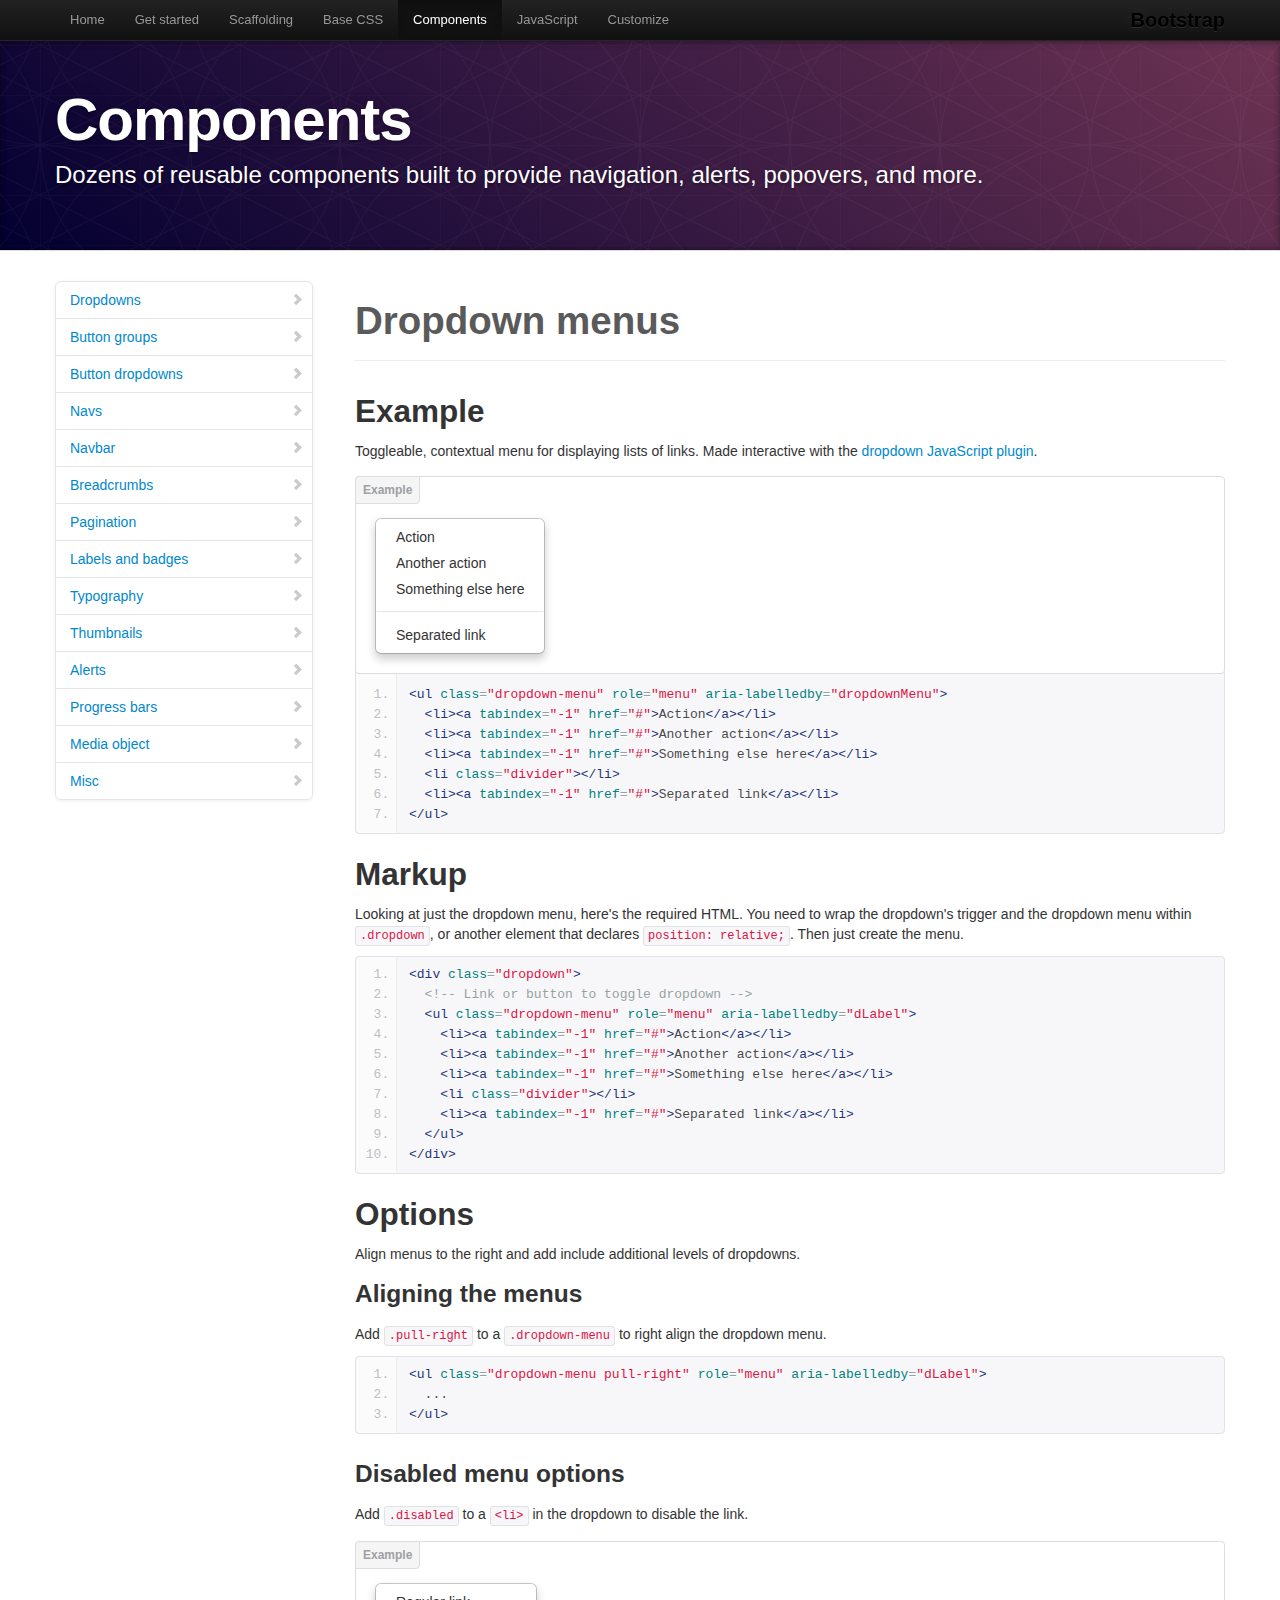
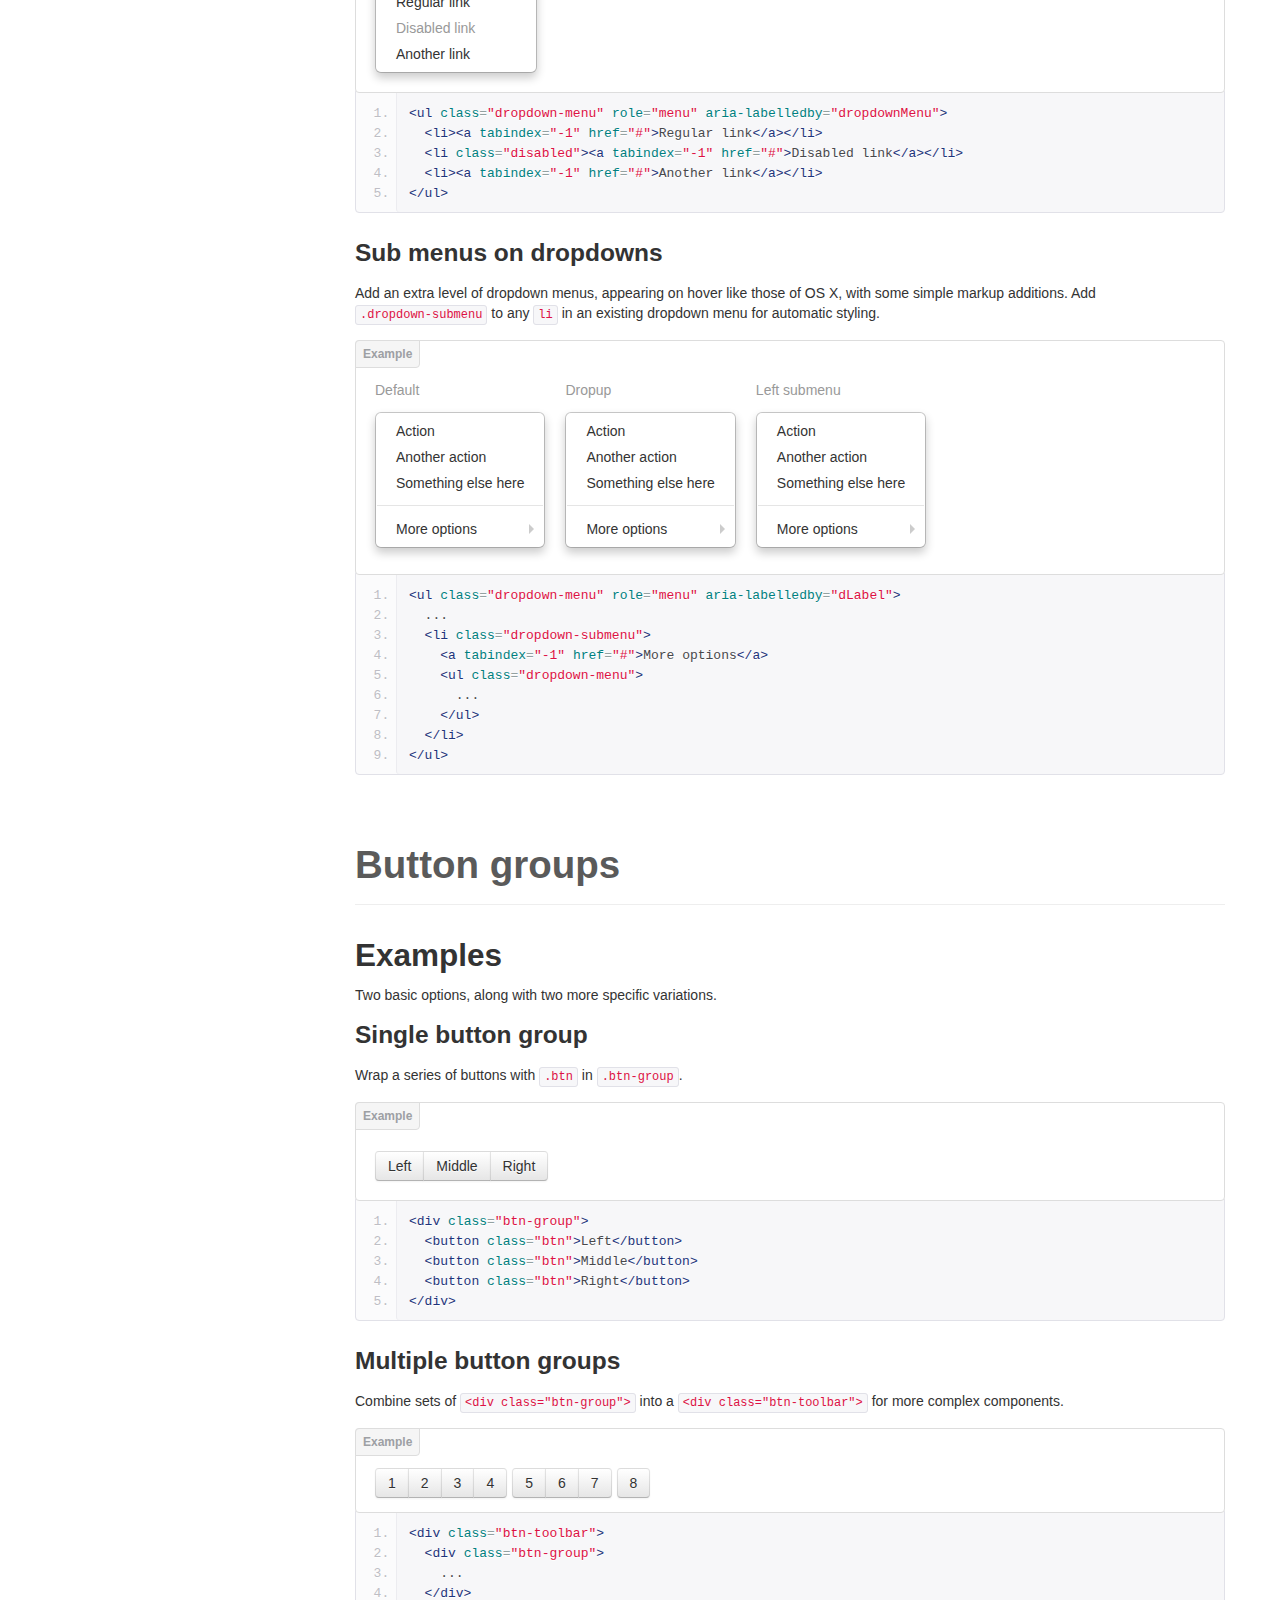
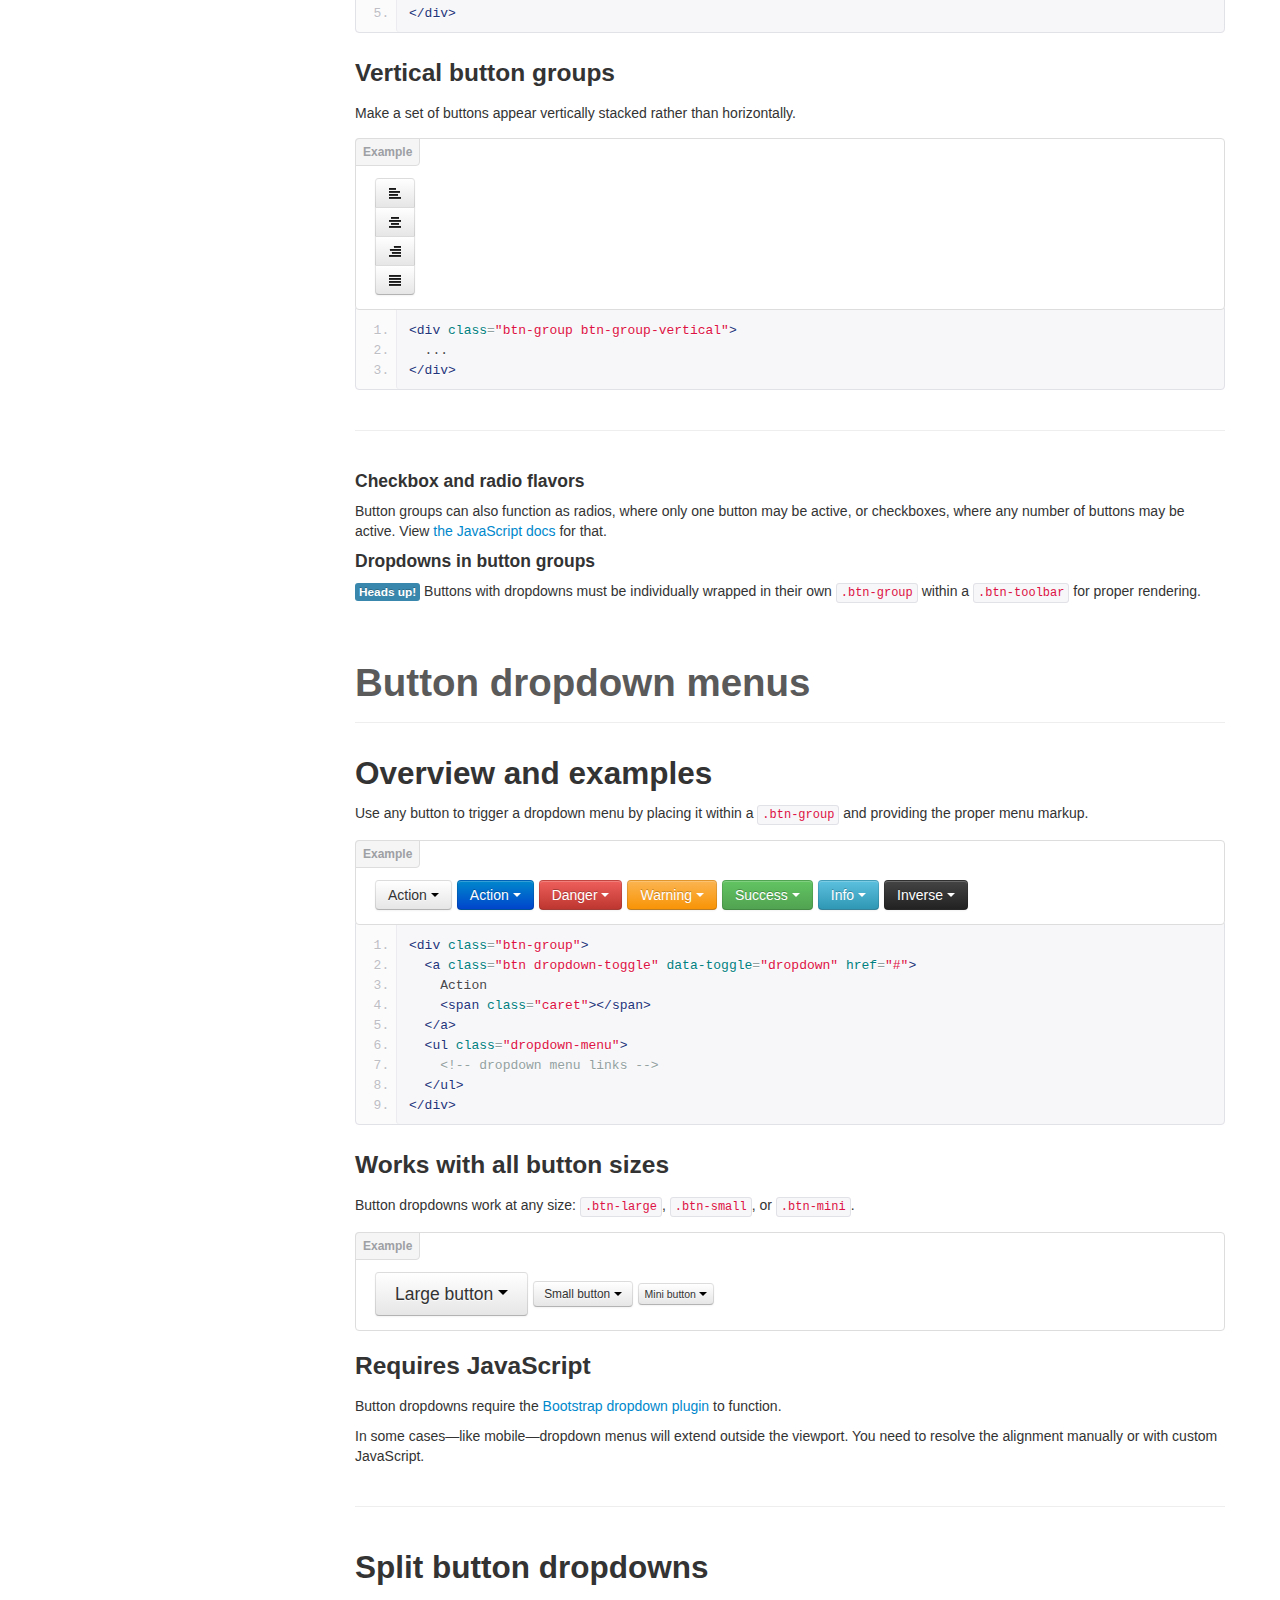
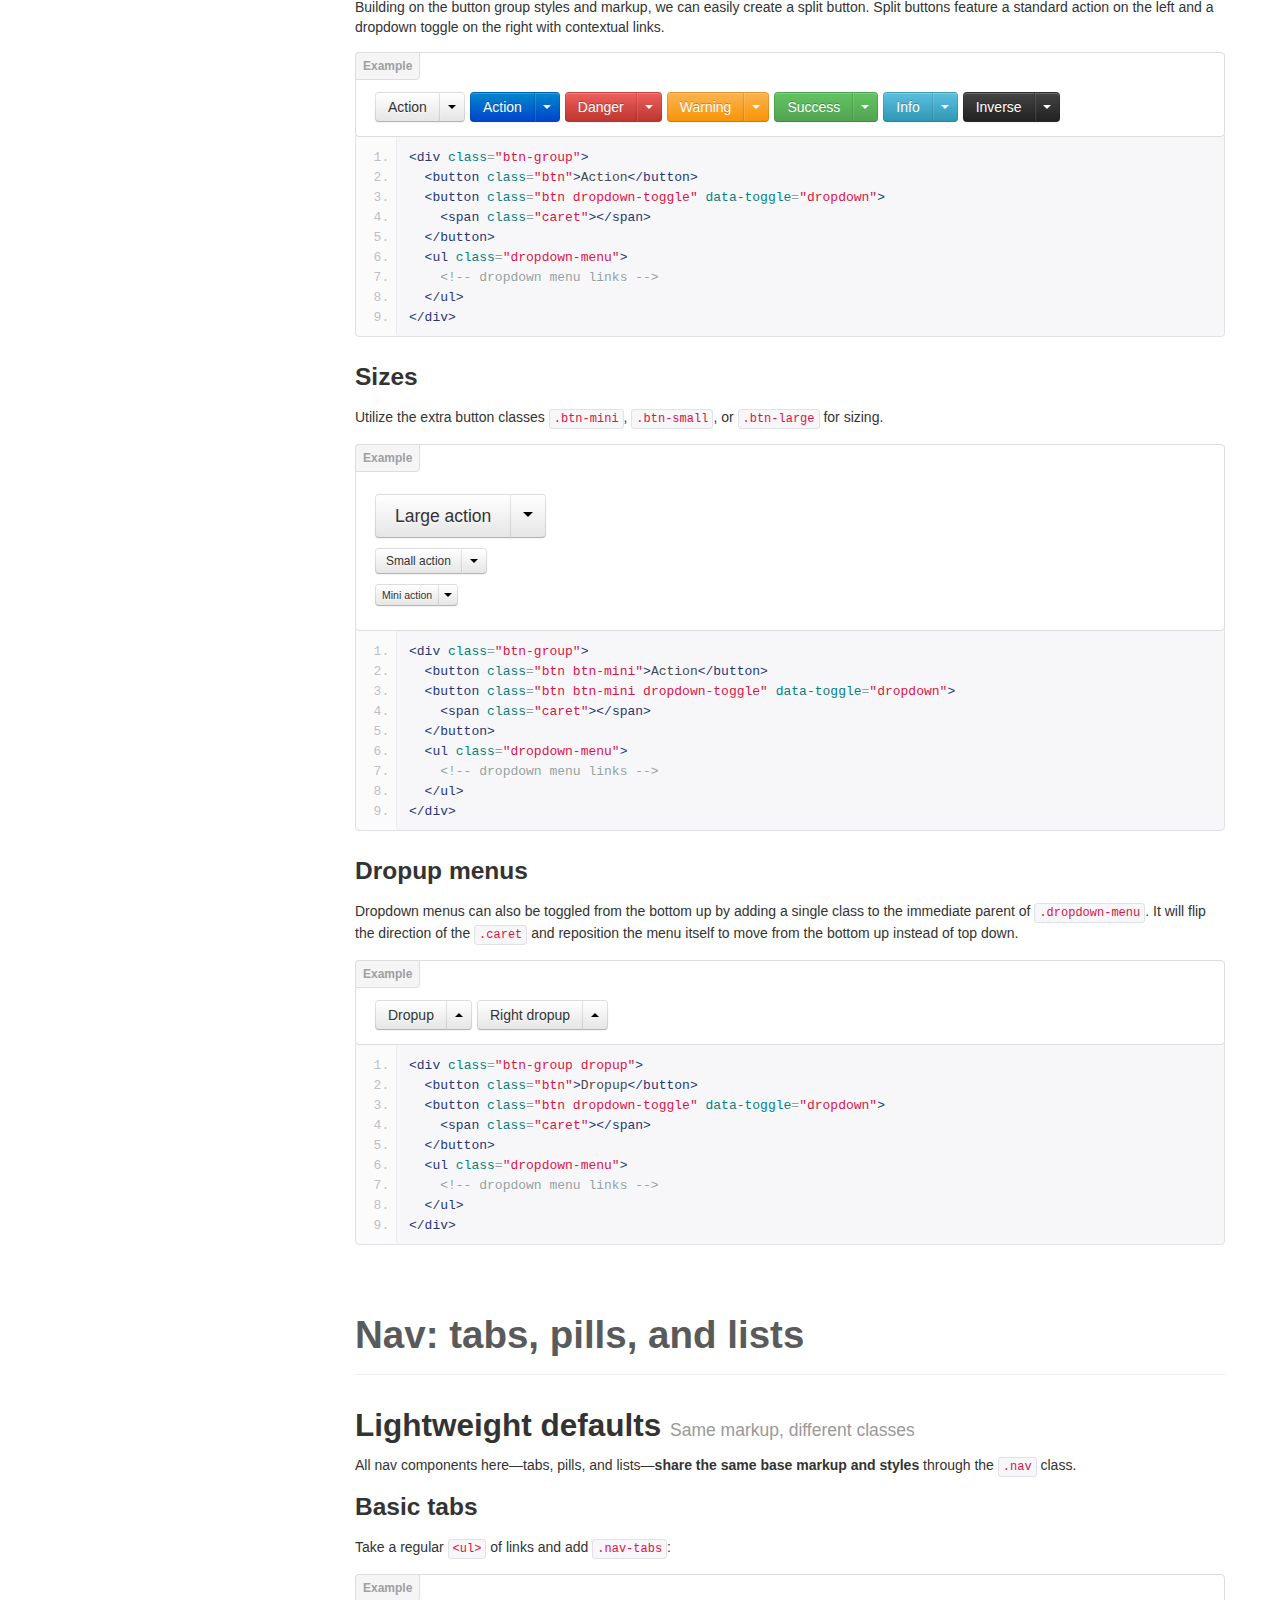
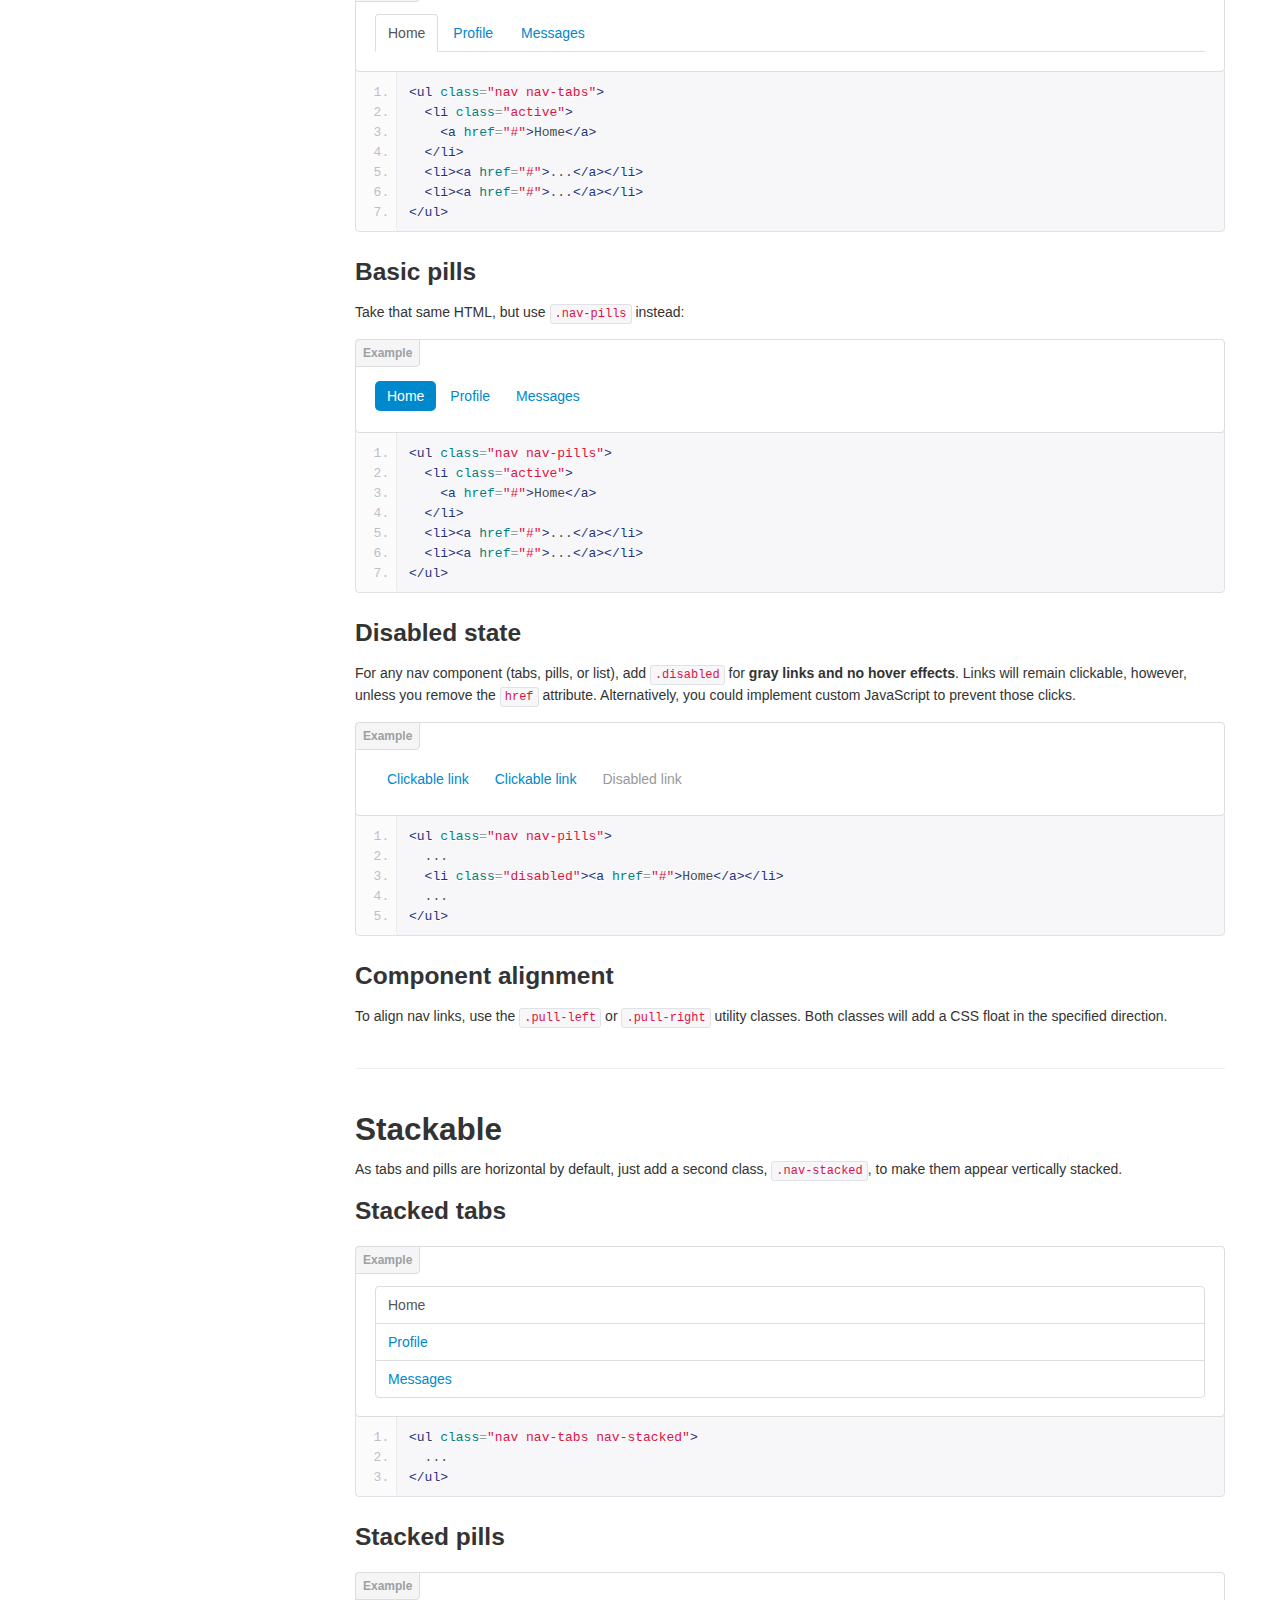
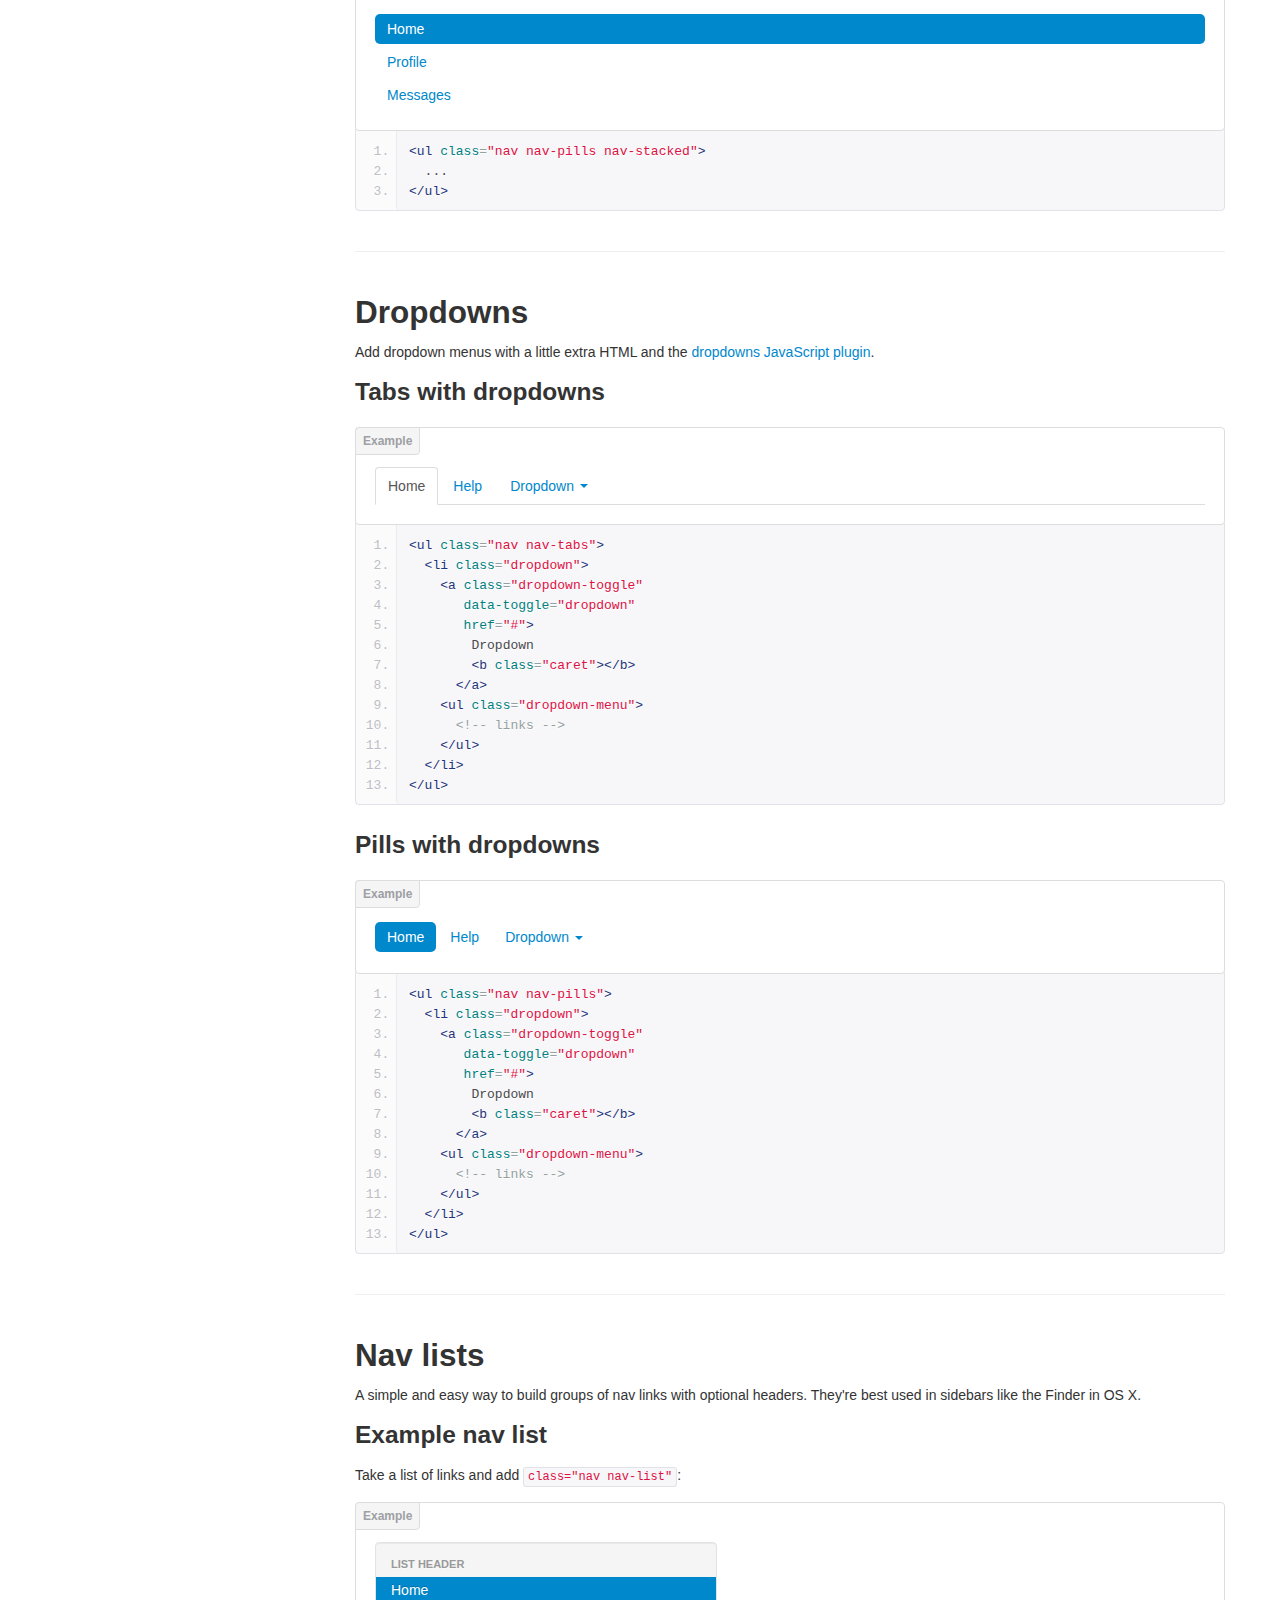
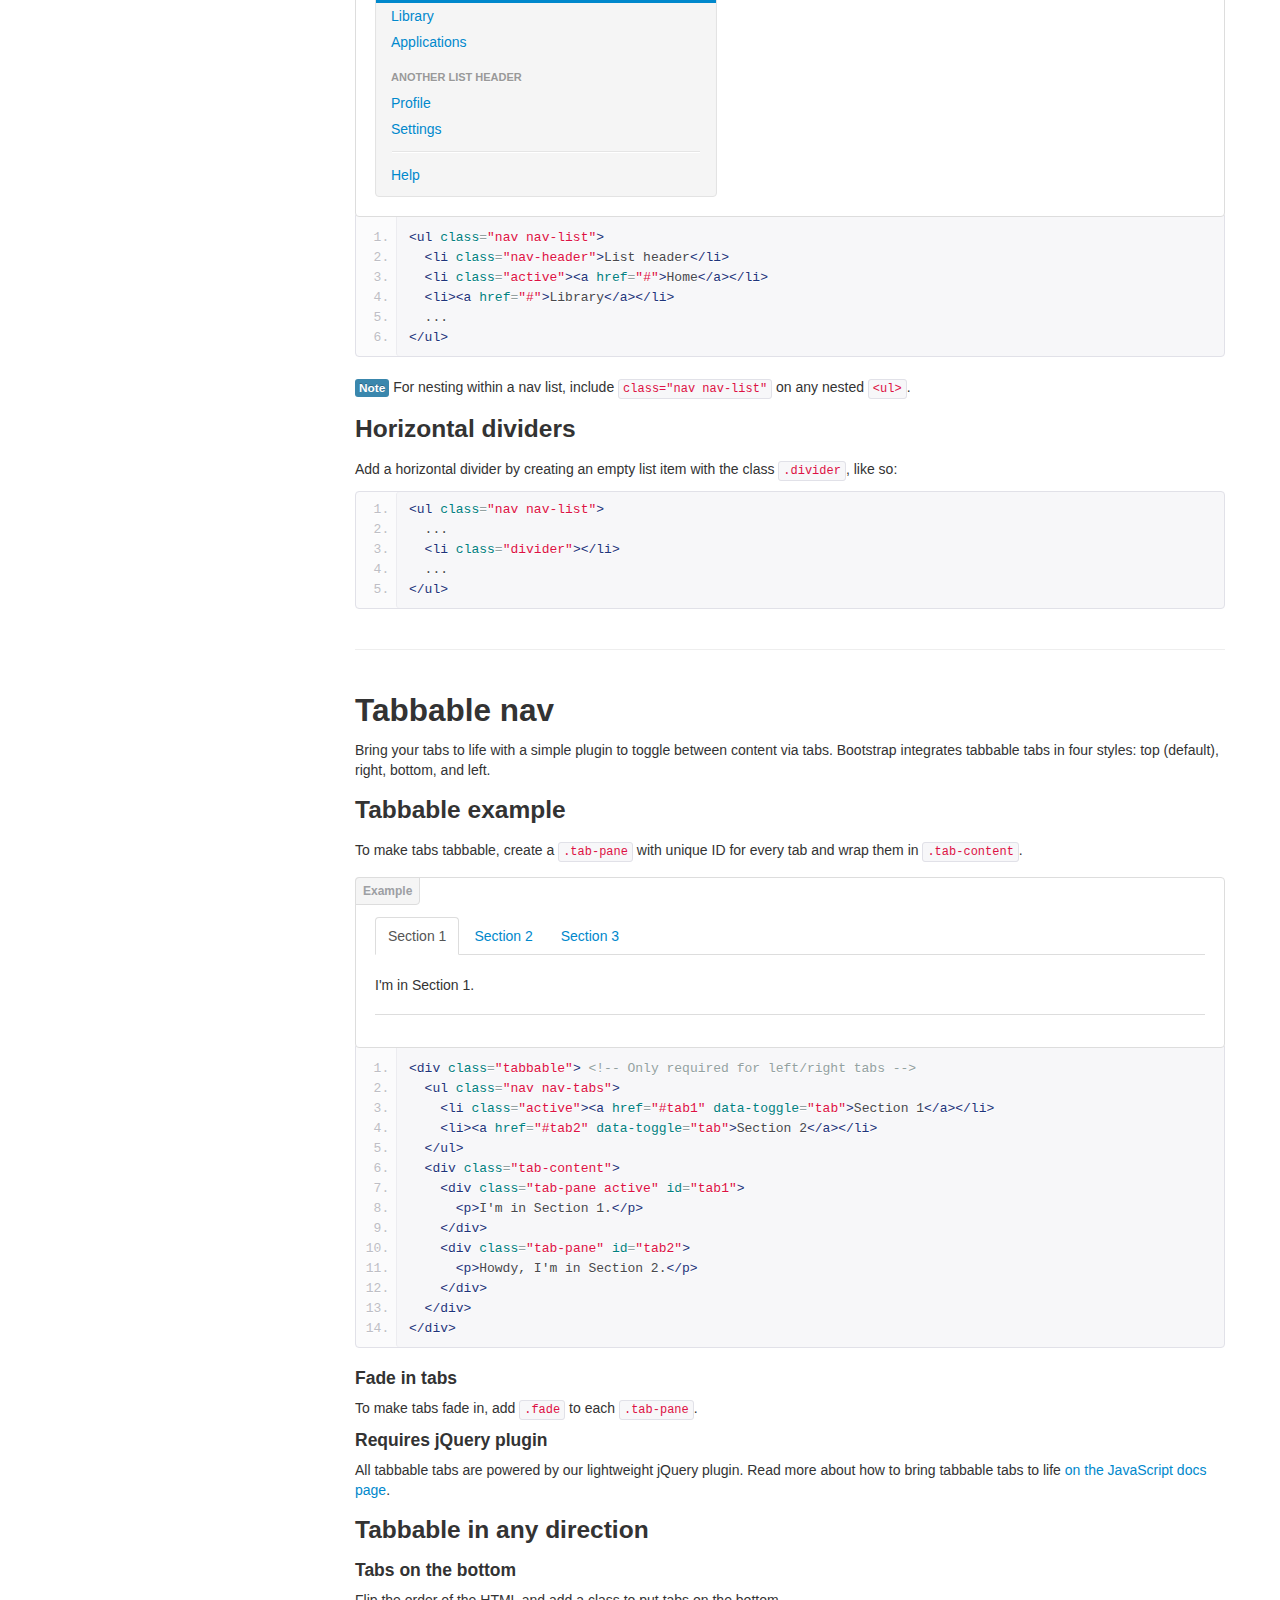
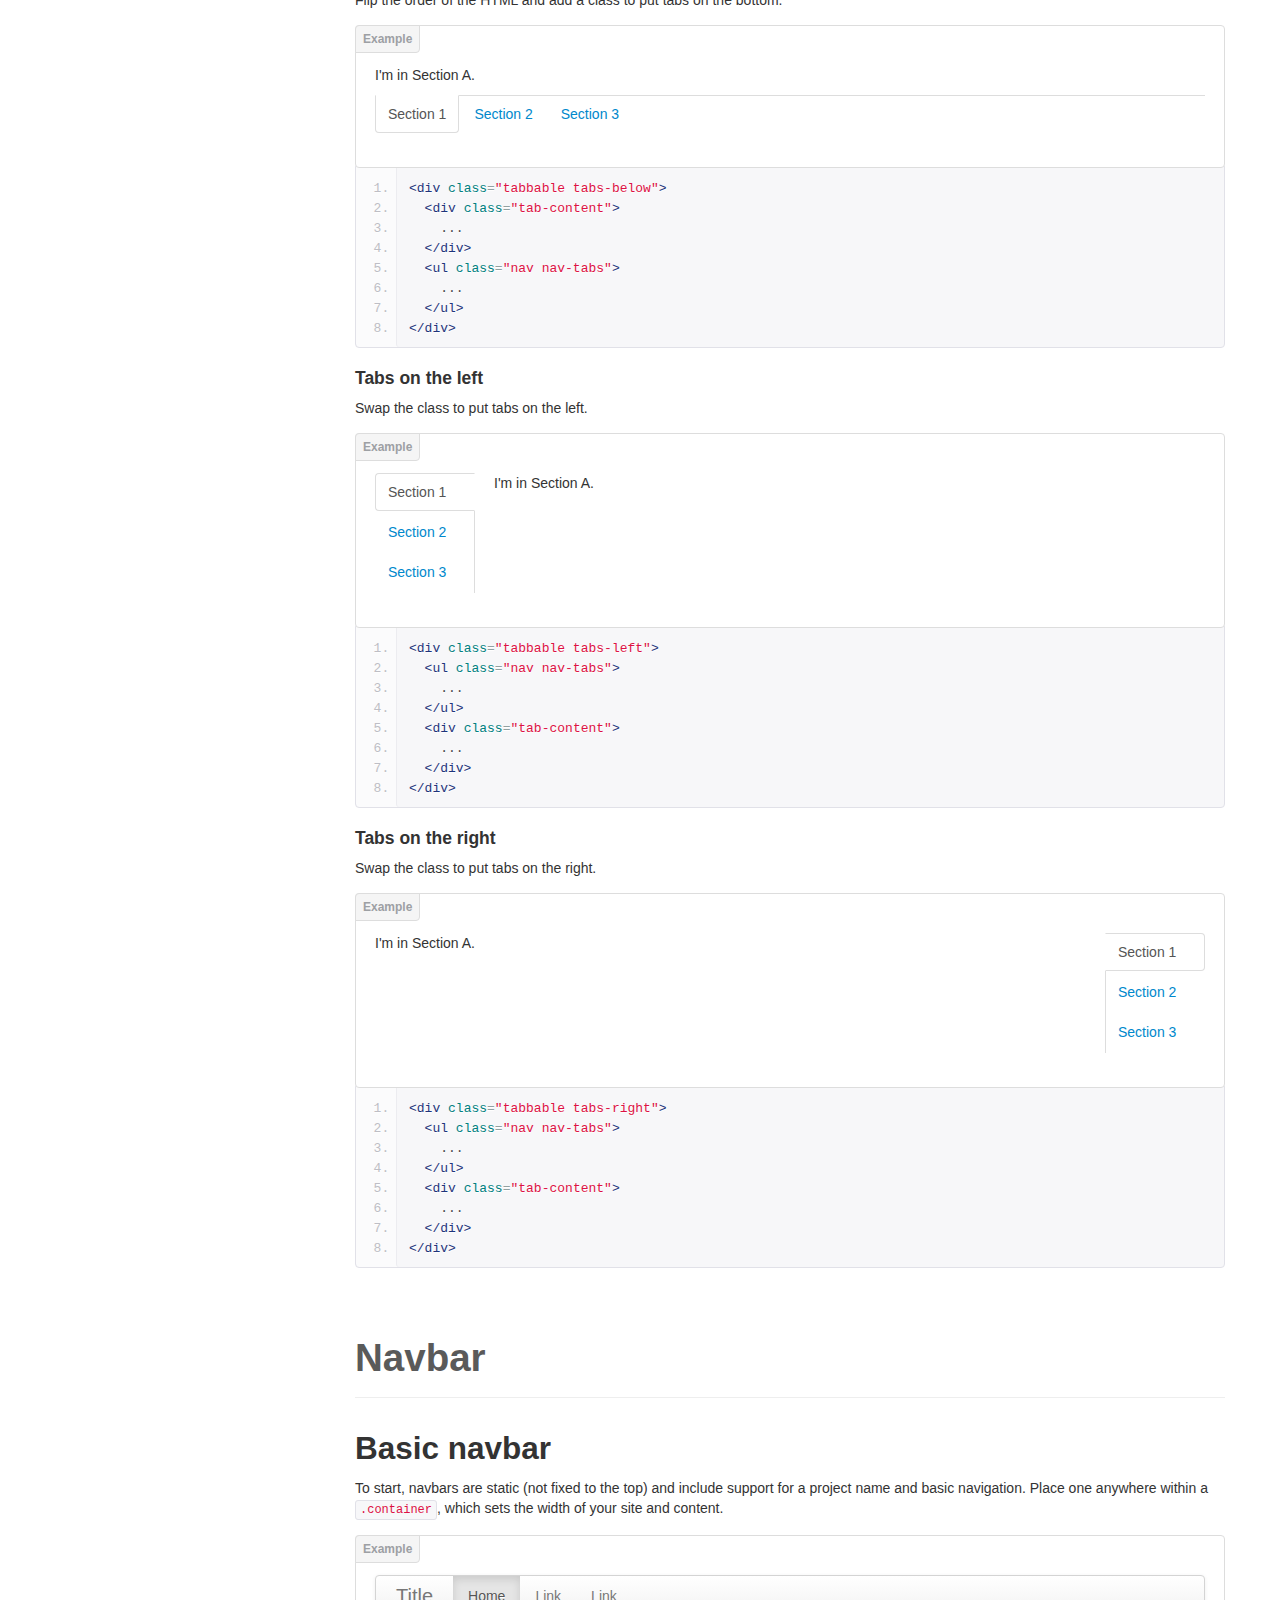
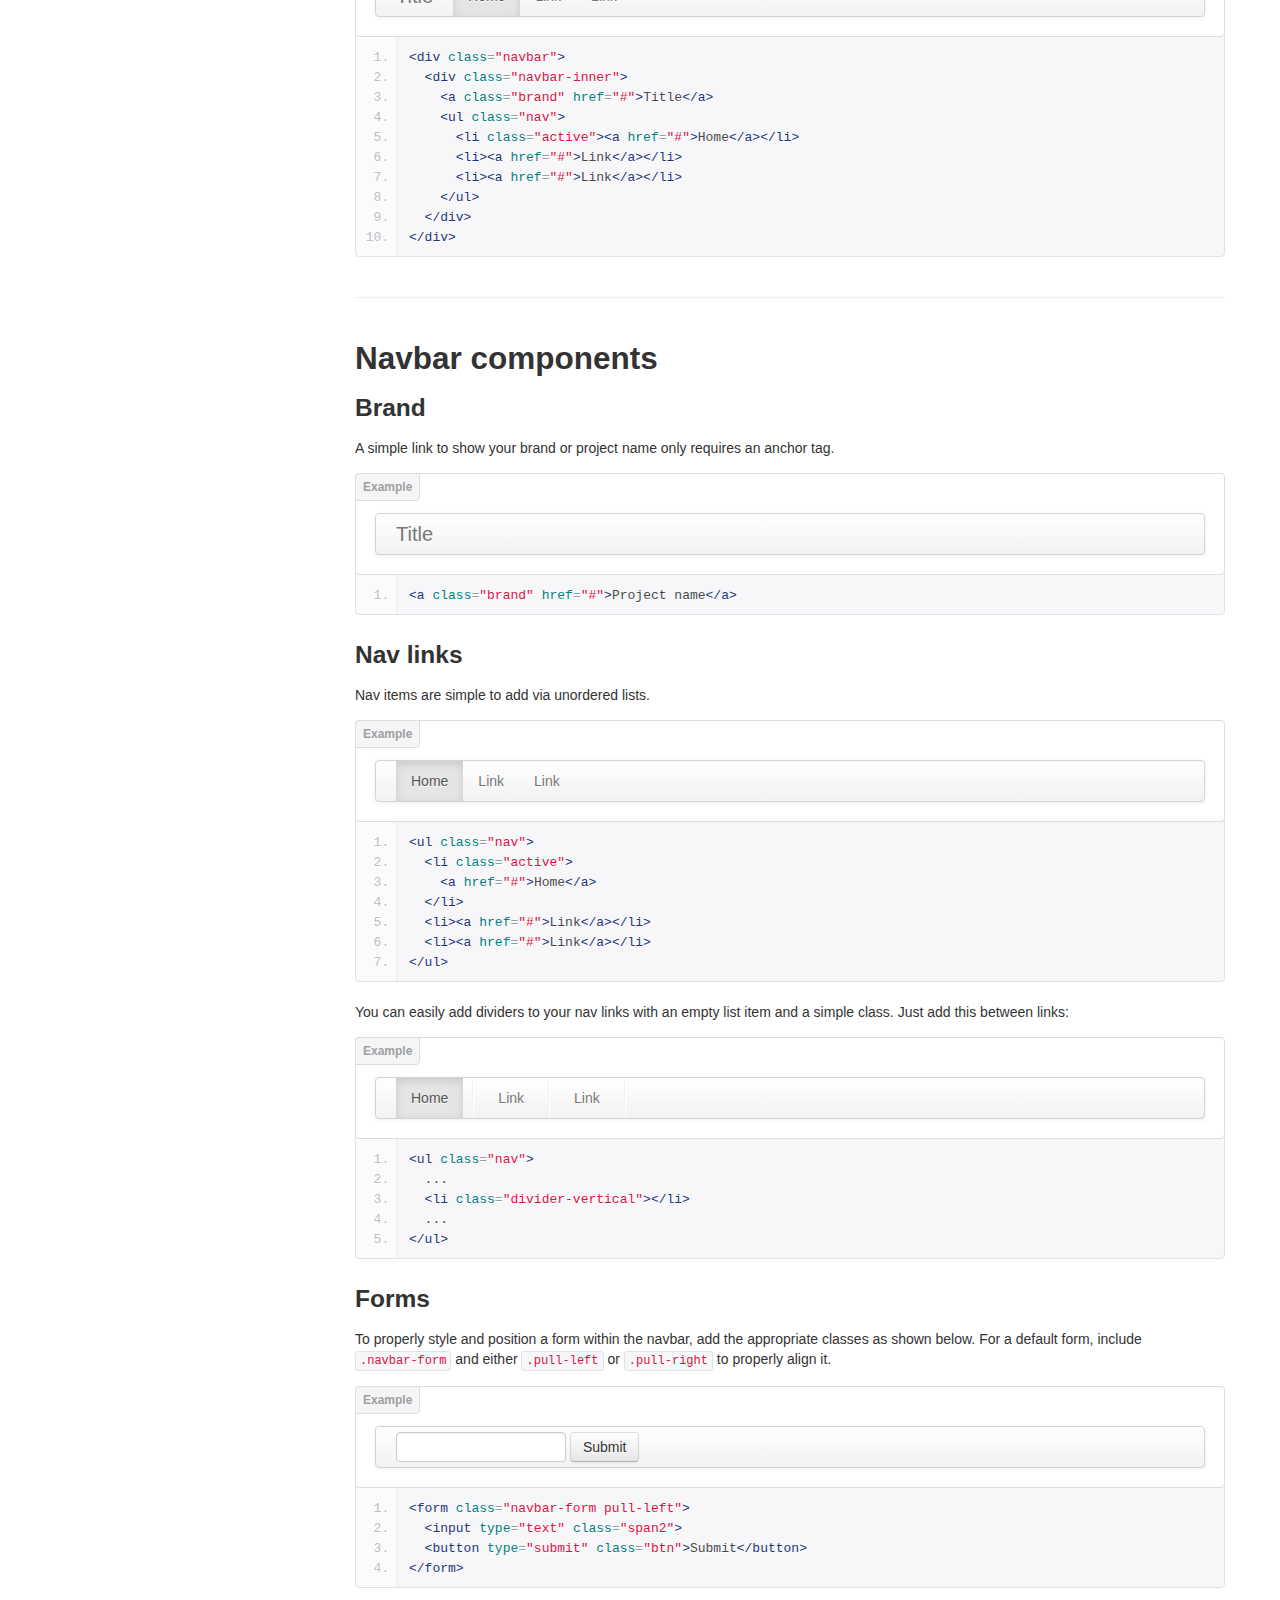
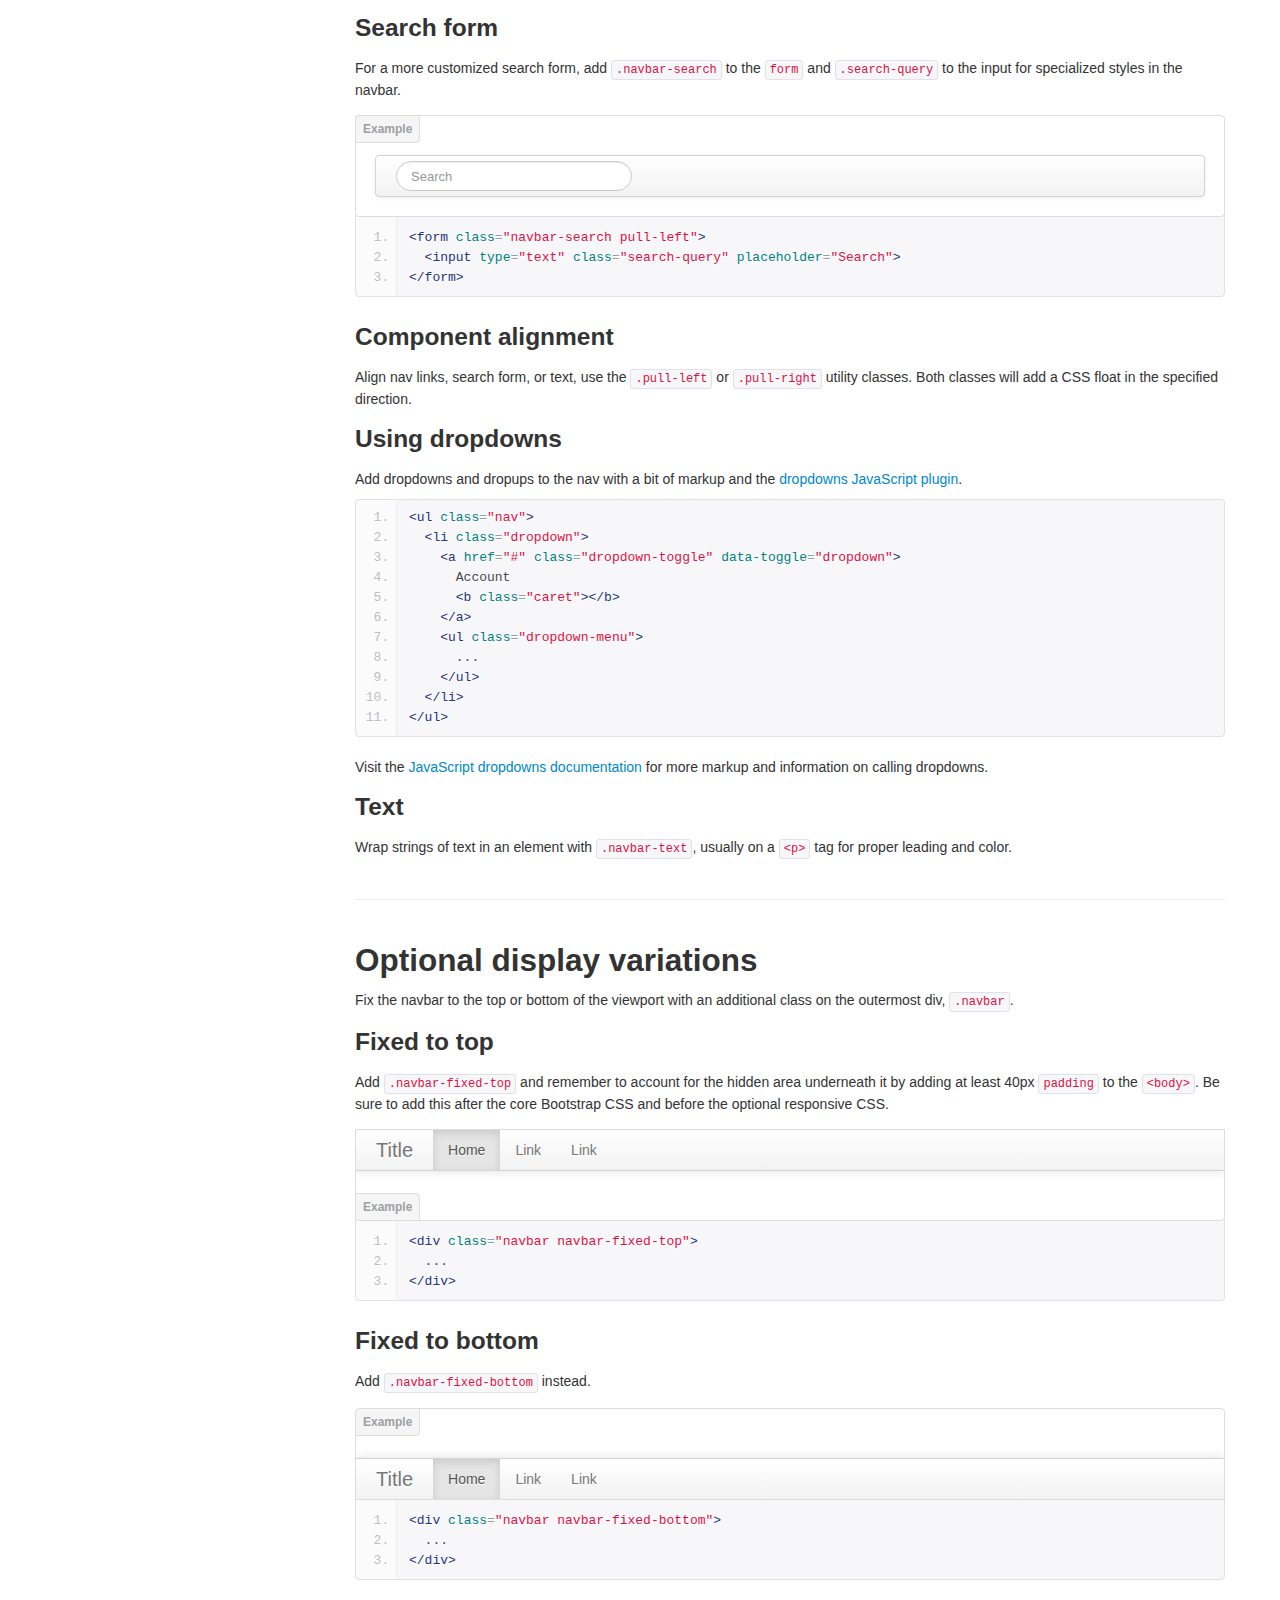
<file: Hackathon/twitter-bootstrap-v2/docs/components.html>
<!DOCTYPE html>
<html lang="en">
  <head>
    <meta charset="utf-8">
    <title>Components · Bootstrap</title>
    <meta name="viewport" content="width=device-width, initial-scale=1.0">
    <meta name="description" content="">
    <meta name="author" content="">

    <!-- Le styles -->
    <link href="assets/css/bootstrap.css" rel="stylesheet">
    <link href="assets/css/bootstrap-responsive.css" rel="stylesheet">
    <link href="assets/css/docs.css" rel="stylesheet">
    <link href="assets/js/google-code-prettify/prettify.css" rel="stylesheet">

    <!-- Le HTML5 shim, for IE6-8 support of HTML5 elements -->
    <!--[if lt IE 9]>
      <script src="assets/js/html5shiv.js"></script>
    <![endif]-->

    <!-- Le fav and touch icons -->
    <link rel="apple-touch-icon-precomposed" sizes="144x144" href="assets/ico/apple-touch-icon-144-precomposed.png">
    <link rel="apple-touch-icon-precomposed" sizes="114x114" href="assets/ico/apple-touch-icon-114-precomposed.png">
      <link rel="apple-touch-icon-precomposed" sizes="72x72" href="assets/ico/apple-touch-icon-72-precomposed.png">
                    <link rel="apple-touch-icon-precomposed" href="assets/ico/apple-touch-icon-57-precomposed.png">
                                   <link rel="shortcut icon" href="assets/ico/favicon.png">

  </head>

  <body data-spy="scroll" data-target=".bs-docs-sidebar">

    <!-- Navbar
    ================================================== -->
    <div class="navbar navbar-inverse navbar-fixed-top">
      <div class="navbar-inner">
        <div class="container">
          <button type="button" class="btn btn-navbar" data-toggle="collapse" data-target=".nav-collapse">
            <span class="icon-bar"></span>
            <span class="icon-bar"></span>
            <span class="icon-bar"></span>
          </button>
          <a class="brand" href="./index.html">Bootstrap</a>
          <div class="nav-collapse collapse">
            <ul class="nav">
              <li class="">
                <a href="./index.html">Home</a>
              </li>
              <li class="">
                <a href="./getting-started.html">Get started</a>
              </li>
              <li class="">
                <a href="./scaffolding.html">Scaffolding</a>
              </li>
              <li class="">
                <a href="./base-css.html">Base CSS</a>
              </li>
              <li class="active">
                <a href="./components.html">Components</a>
              </li>
              <li class="">
                <a href="./javascript.html">JavaScript</a>
              </li>
              <li class="">
                <a href="./customize.html">Customize</a>
              </li>
            </ul>
          </div>
        </div>
      </div>
    </div>

<!-- Subhead
================================================== -->
<header class="jumbotron subhead" id="overview">
  <div class="container">
    <h1>Components</h1>
    <p class="lead">Dozens of reusable components built to provide navigation, alerts, popovers, and more.</p>
  </div>
</header>


  <div class="container">

    <!-- Docs nav
    ================================================== -->
    <div class="row">
      <div class="span3 bs-docs-sidebar">
        <ul class="nav nav-list bs-docs-sidenav">
          <li><a href="#dropdowns"><i class="icon-chevron-right"></i> Dropdowns</a></li>
          <li><a href="#buttonGroups"><i class="icon-chevron-right"></i> Button groups</a></li>
          <li><a href="#buttonDropdowns"><i class="icon-chevron-right"></i> Button dropdowns</a></li>
          <li><a href="#navs"><i class="icon-chevron-right"></i> Navs</a></li>
          <li><a href="#navbar"><i class="icon-chevron-right"></i> Navbar</a></li>
          <li><a href="#breadcrumbs"><i class="icon-chevron-right"></i> Breadcrumbs</a></li>
          <li><a href="#pagination"><i class="icon-chevron-right"></i> Pagination</a></li>
          <li><a href="#labels-badges"><i class="icon-chevron-right"></i> Labels and badges</a></li>
          <li><a href="#typography"><i class="icon-chevron-right"></i> Typography</a></li>
          <li><a href="#thumbnails"><i class="icon-chevron-right"></i> Thumbnails</a></li>
          <li><a href="#alerts"><i class="icon-chevron-right"></i> Alerts</a></li>
          <li><a href="#progress"><i class="icon-chevron-right"></i> Progress bars</a></li>
          <li><a href="#media"><i class="icon-chevron-right"></i> Media object</a></li>
          <li><a href="#misc"><i class="icon-chevron-right"></i> Misc</a></li>
        </ul>
      </div>
      <div class="span9">



        <!-- Dropdowns
        ================================================== -->
        <section id="dropdowns">
          <div class="page-header">
            <h1>Dropdown menus</h1>
          </div>

          <h2>Example</h2>
          <p>Toggleable, contextual menu for displaying lists of links. Made interactive with the <a href="./javascript.html#dropdowns">dropdown JavaScript plugin</a>.</p>
          <div class="bs-docs-example">
            <div class="dropdown clearfix">
              <ul class="dropdown-menu" role="menu" aria-labelledby="dropdownMenu" style="display: block; position: static; margin-bottom: 5px; *width: 180px;">
                <li><a tabindex="-1" href="#">Action</a></li>
                <li><a tabindex="-1" href="#">Another action</a></li>
                <li><a tabindex="-1" href="#">Something else here</a></li>
                <li class="divider"></li>
                <li><a tabindex="-1" href="#">Separated link</a></li>
              </ul>
            </div>
          </div>
<pre class="prettyprint linenums">
&lt;ul class="dropdown-menu" role="menu" aria-labelledby="dropdownMenu"&gt;
  &lt;li&gt;&lt;a tabindex="-1" href="#"&gt;Action&lt;/a&gt;&lt;/li&gt;
  &lt;li&gt;&lt;a tabindex="-1" href="#"&gt;Another action&lt;/a&gt;&lt;/li&gt;
  &lt;li&gt;&lt;a tabindex="-1" href="#"&gt;Something else here&lt;/a&gt;&lt;/li&gt;
  &lt;li class="divider"&gt;&lt;/li&gt;
  &lt;li&gt;&lt;a tabindex="-1" href="#"&gt;Separated link&lt;/a&gt;&lt;/li&gt;
&lt;/ul&gt;
</pre>

          <h2>Markup</h2>
          <p>Looking at just the dropdown menu, here's the required HTML. You need to wrap the dropdown's trigger and the dropdown menu within <code>.dropdown</code>, or another element that declares <code>position: relative;</code>. Then just create the menu.</p>

<pre class="prettyprint linenums">
&lt;div class="dropdown"&gt;
  &lt;!-- Link or button to toggle dropdown --&gt;
  &lt;ul class="dropdown-menu" role="menu" aria-labelledby="dLabel"&gt;
    &lt;li&gt;&lt;a tabindex="-1" href="#"&gt;Action&lt;/a&gt;&lt;/li&gt;
    &lt;li&gt;&lt;a tabindex="-1" href="#"&gt;Another action&lt;/a&gt;&lt;/li&gt;
    &lt;li&gt;&lt;a tabindex="-1" href="#"&gt;Something else here&lt;/a&gt;&lt;/li&gt;
    &lt;li class="divider"&gt;&lt;/li&gt;
    &lt;li&gt;&lt;a tabindex="-1" href="#"&gt;Separated link&lt;/a&gt;&lt;/li&gt;
  &lt;/ul&gt;
&lt;/div&gt;
</pre>

          <h2>Options</h2>
          <p>Align menus to the right and add include additional levels of dropdowns.</p>

          <h3>Aligning the menus</h3>
          <p>Add <code>.pull-right</code> to a <code>.dropdown-menu</code> to right align the dropdown menu.</p>
<pre class="prettyprint linenums">
&lt;ul class="dropdown-menu pull-right" role="menu" aria-labelledby="dLabel"&gt;
  ...
&lt;/ul&gt;
</pre>

          <h3>Disabled menu options</h3>
          <p>Add <code>.disabled</code> to a <code>&lt;li&gt;</code> in the dropdown to disable the link.</p>
          <div class="bs-docs-example">
            <div class="dropdown clearfix">
              <ul class="dropdown-menu" role="menu" aria-labelledby="dropdownMenu" style="display: block; position: static; margin-bottom: 5px; *width: 180px;">
                <li><a tabindex="-1" href="#">Regular link</a></li>
                <li class="disabled"><a tabindex="-1" href="#">Disabled link</a></li>
                <li><a tabindex="-1" href="#">Another link</a></li>
              </ul>
            </div>
          </div>
<pre class="prettyprint linenums">
&lt;ul class="dropdown-menu" role="menu" aria-labelledby="dropdownMenu"&gt;
  &lt;li&gt;&lt;a tabindex="-1" href="#"&gt;Regular link&lt;/a&gt;&lt;/li&gt;
  &lt;li class="disabled"&gt;&lt;a tabindex="-1" href="#"&gt;Disabled link&lt;/a&gt;&lt;/li&gt;
  &lt;li&gt;&lt;a tabindex="-1" href="#"&gt;Another link&lt;/a&gt;&lt;/li&gt;
&lt;/ul&gt;
</pre>

          <h3>Sub menus on dropdowns</h3>
          <p>Add an extra level of dropdown menus, appearing on hover like those of OS X, with some simple markup additions. Add <code>.dropdown-submenu</code> to any <code>li</code> in an existing dropdown menu for automatic styling.</p>
          <div class="bs-docs-example bs-docs-example-submenus">

            <div class="pull-left">
              <p class="muted">Default</p>
              <div class="dropdown clearfix">
                <ul class="dropdown-menu" role="menu" aria-labelledby="dropdownMenu">
                  <li><a tabindex="-1" href="#">Action</a></li>
                  <li><a tabindex="-1" href="#">Another action</a></li>
                  <li><a tabindex="-1" href="#">Something else here</a></li>
                  <li class="divider"></li>
                  <li class="dropdown-submenu">
                    <a tabindex="-1" href="#">More options</a>
                    <ul class="dropdown-menu">
                      <li><a tabindex="-1" href="#">Second level link</a></li>
                      <li><a tabindex="-1" href="#">Second level link</a></li>
                      <li><a tabindex="-1" href="#">Second level link</a></li>
                      <li><a tabindex="-1" href="#">Second level link</a></li>
                      <li><a tabindex="-1" href="#">Second level link</a></li>
                    </ul>
                  </li>
                </ul>
              </div>
            </div>

            <div class="pull-left">
              <p class="muted">Dropup</p>
              <div class="dropup">
                <ul class="dropdown-menu" role="menu" aria-labelledby="dropdownMenu">
                  <li><a tabindex="-1" href="#">Action</a></li>
                  <li><a tabindex="-1" href="#">Another action</a></li>
                  <li><a tabindex="-1" href="#">Something else here</a></li>
                  <li class="divider"></li>
                  <li class="dropdown-submenu">
                    <a tabindex="-1" href="#">More options</a>
                    <ul class="dropdown-menu">
                      <li><a tabindex="-1" href="#">Second level link</a></li>
                      <li><a tabindex="-1" href="#">Second level link</a></li>
                      <li><a tabindex="-1" href="#">Second level link</a></li>
                      <li><a tabindex="-1" href="#">Second level link</a></li>
                      <li><a tabindex="-1" href="#">Second level link</a></li>
                    </ul>
                  </li>
                </ul>
              </div>
            </div>

            <div class="pull-left">
              <p class="muted">Left submenu</p>
              <div class="dropdown">
                <ul class="dropdown-menu" role="menu" aria-labelledby="dropdownMenu">
                  <li><a tabindex="-1" href="#">Action</a></li>
                  <li><a tabindex="-1" href="#">Another action</a></li>
                  <li><a tabindex="-1" href="#">Something else here</a></li>
                  <li class="divider"></li>
                  <li class="dropdown-submenu pull-left">
                    <a tabindex="-1" href="#">More options</a>
                    <ul class="dropdown-menu">
                      <li><a tabindex="-1" href="#">Second level link</a></li>
                      <li><a tabindex="-1" href="#">Second level link</a></li>
                      <li><a tabindex="-1" href="#">Second level link</a></li>
                      <li><a tabindex="-1" href="#">Second level link</a></li>
                      <li><a tabindex="-1" href="#">Second level link</a></li>
                    </ul>
                  </li>
                </ul>
              </div>
            </div>

          </div>
<pre class="prettyprint linenums">
&lt;ul class="dropdown-menu" role="menu" aria-labelledby="dLabel"&gt;
  ...
  &lt;li class="dropdown-submenu"&gt;
    &lt;a tabindex="-1" href="#"&gt;More options&lt;/a&gt;
    &lt;ul class="dropdown-menu"&gt;
      ...
    &lt;/ul&gt;
  &lt;/li&gt;
&lt;/ul&gt;
</pre>

        </section>




        <!-- Button Groups
        ================================================== -->
        <section id="buttonGroups">
          <div class="page-header">
            <h1>Button groups</h1>
          </div>

          <h2>Examples</h2>
          <p>Two basic options, along with two more specific variations.</p>

          <h3>Single button group</h3>
          <p>Wrap a series of buttons with <code>.btn</code> in <code>.btn-group</code>.</p>
          <div class="bs-docs-example">
            <div class="btn-group" style="margin: 9px 0 5px;">
              <button class="btn">Left</button>
              <button class="btn">Middle</button>
              <button class="btn">Right</button>
            </div>
          </div>
<pre class="prettyprint linenums">
&lt;div class="btn-group"&gt;
  &lt;button class="btn"&gt;Left&lt;/button&gt;
  &lt;button class="btn"&gt;Middle&lt;/button&gt;
  &lt;button class="btn"&gt;Right&lt;/button&gt;
&lt;/div&gt;
</pre>

          <h3>Multiple button groups</h3>
          <p>Combine sets of <code>&lt;div class="btn-group"&gt;</code> into a <code>&lt;div class="btn-toolbar"&gt;</code> for more complex components.</p>
          <div class="bs-docs-example">
            <div class="btn-toolbar" style="margin: 0;">
              <div class="btn-group">
                <button class="btn">1</button>
                <button class="btn">2</button>
                <button class="btn">3</button>
                <button class="btn">4</button>
              </div>
              <div class="btn-group">
                <button class="btn">5</button>
                <button class="btn">6</button>
                <button class="btn">7</button>
              </div>
              <div class="btn-group">
                <button class="btn">8</button>
              </div>
            </div>
          </div>
<pre class="prettyprint linenums">
&lt;div class="btn-toolbar"&gt;
  &lt;div class="btn-group"&gt;
    ...
  &lt;/div&gt;
&lt;/div&gt;
</pre>

          <h3>Vertical button groups</h3>
          <p>Make a set of buttons appear vertically stacked rather than horizontally.</p>
          <div class="bs-docs-example">
            <div class="btn-group btn-group-vertical">
              <button type="button" class="btn"><i class="icon-align-left"></i></button>
              <button type="button" class="btn"><i class="icon-align-center"></i></button>
              <button type="button" class="btn"><i class="icon-align-right"></i></button>
              <button type="button" class="btn"><i class="icon-align-justify"></i></button>
            </div>
          </div>
<pre class="prettyprint linenums">
&lt;div class="btn-group btn-group-vertical"&gt;
  ...
&lt;/div&gt;
</pre>


          <hr class="bs-docs-separator">


          <h4>Checkbox and radio flavors</h4>
          <p>Button groups can also function as radios, where only one button may be active, or checkboxes, where any number of buttons may be active. View <a href="./javascript.html#buttons">the JavaScript docs</a> for that.</p>

          <h4>Dropdowns in button groups</h4>
          <p><span class="label label-info">Heads up!</span> Buttons with dropdowns must be individually wrapped in their own <code>.btn-group</code> within a <code>.btn-toolbar</code> for proper rendering.</p>
        </section>



        <!-- Split button dropdowns
        ================================================== -->
        <section id="buttonDropdowns">
          <div class="page-header">
            <h1>Button dropdown menus</h1>
          </div>


          <h2>Overview and examples</h2>
          <p>Use any button to trigger a dropdown menu by placing it within a <code>.btn-group</code> and providing the proper menu markup.</p>
          <div class="bs-docs-example">
            <div class="btn-toolbar" style="margin: 0;">
              <div class="btn-group">
                <button class="btn dropdown-toggle" data-toggle="dropdown">Action <span class="caret"></span></button>
                <ul class="dropdown-menu">
                  <li><a href="#">Action</a></li>
                  <li><a href="#">Another action</a></li>
                  <li><a href="#">Something else here</a></li>
                  <li class="divider"></li>
                  <li><a href="#">Separated link</a></li>
                </ul>
              </div><!-- /btn-group -->
              <div class="btn-group">
                <button class="btn btn-primary dropdown-toggle" data-toggle="dropdown">Action <span class="caret"></span></button>
                <ul class="dropdown-menu">
                  <li><a href="#">Action</a></li>
                  <li><a href="#">Another action</a></li>
                  <li><a href="#">Something else here</a></li>
                  <li class="divider"></li>
                  <li><a href="#">Separated link</a></li>
                </ul>
              </div><!-- /btn-group -->
              <div class="btn-group">
                <button class="btn btn-danger dropdown-toggle" data-toggle="dropdown">Danger <span class="caret"></span></button>
                <ul class="dropdown-menu">
                  <li><a href="#">Action</a></li>
                  <li><a href="#">Another action</a></li>
                  <li><a href="#">Something else here</a></li>
                  <li class="divider"></li>
                  <li><a href="#">Separated link</a></li>
                </ul>
              </div><!-- /btn-group -->
              <div class="btn-group">
                <button class="btn btn-warning dropdown-toggle" data-toggle="dropdown">Warning <span class="caret"></span></button>
                <ul class="dropdown-menu">
                  <li><a href="#">Action</a></li>
                  <li><a href="#">Another action</a></li>
                  <li><a href="#">Something else here</a></li>
                  <li class="divider"></li>
                  <li><a href="#">Separated link</a></li>
                </ul>
              </div><!-- /btn-group -->
              <div class="btn-group">
                <button class="btn btn-success dropdown-toggle" data-toggle="dropdown">Success <span class="caret"></span></button>
                <ul class="dropdown-menu">
                  <li><a href="#">Action</a></li>
                  <li><a href="#">Another action</a></li>
                  <li><a href="#">Something else here</a></li>
                  <li class="divider"></li>
                  <li><a href="#">Separated link</a></li>
                </ul>
              </div><!-- /btn-group -->
              <div class="btn-group">
                <button class="btn btn-info dropdown-toggle" data-toggle="dropdown">Info <span class="caret"></span></button>
                <ul class="dropdown-menu">
                  <li><a href="#">Action</a></li>
                  <li><a href="#">Another action</a></li>
                  <li><a href="#">Something else here</a></li>
                  <li class="divider"></li>
                  <li><a href="#">Separated link</a></li>
                </ul>
              </div><!-- /btn-group -->
              <div class="btn-group">
                <button class="btn btn-inverse dropdown-toggle" data-toggle="dropdown">Inverse <span class="caret"></span></button>
                <ul class="dropdown-menu">
                  <li><a href="#">Action</a></li>
                  <li><a href="#">Another action</a></li>
                  <li><a href="#">Something else here</a></li>
                  <li class="divider"></li>
                  <li><a href="#">Separated link</a></li>
                </ul>
              </div><!-- /btn-group -->
            </div><!-- /btn-toolbar -->
          </div>
<pre class="prettyprint linenums">
&lt;div class="btn-group"&gt;
  &lt;a class="btn dropdown-toggle" data-toggle="dropdown" href="#"&gt;
    Action
    &lt;span class="caret"&gt;&lt;/span&gt;
  &lt;/a&gt;
  &lt;ul class="dropdown-menu"&gt;
    &lt;!-- dropdown menu links --&gt;
  &lt;/ul&gt;
&lt;/div&gt;
</pre>

          <h3>Works with all button sizes</h3>
          <p>Button dropdowns work at any size:  <code>.btn-large</code>, <code>.btn-small</code>, or <code>.btn-mini</code>.</p>
          <div class="bs-docs-example">
            <div class="btn-toolbar" style="margin: 0;">
              <div class="btn-group">
                <button class="btn btn-large dropdown-toggle" data-toggle="dropdown">Large button <span class="caret"></span></button>
                <ul class="dropdown-menu">
                  <li><a href="#">Action</a></li>
                  <li><a href="#">Another action</a></li>
                  <li><a href="#">Something else here</a></li>
                  <li class="divider"></li>
                  <li><a href="#">Separated link</a></li>
                </ul>
              </div><!-- /btn-group -->
              <div class="btn-group">
                <button class="btn btn-small dropdown-toggle" data-toggle="dropdown">Small button <span class="caret"></span></button>
                <ul class="dropdown-menu">
                  <li><a href="#">Action</a></li>
                  <li><a href="#">Another action</a></li>
                  <li><a href="#">Something else here</a></li>
                  <li class="divider"></li>
                  <li><a href="#">Separated link</a></li>
                </ul>
              </div><!-- /btn-group -->
              <div class="btn-group">
                <button class="btn btn-mini dropdown-toggle" data-toggle="dropdown">Mini button <span class="caret"></span></button>
                <ul class="dropdown-menu">
                  <li><a href="#">Action</a></li>
                  <li><a href="#">Another action</a></li>
                  <li><a href="#">Something else here</a></li>
                  <li class="divider"></li>
                  <li><a href="#">Separated link</a></li>
                </ul>
              </div><!-- /btn-group -->
            </div><!-- /btn-toolbar -->
          </div>

          <h3>Requires JavaScript</h3>
          <p>Button dropdowns require the <a href="./javascript.html#dropdowns">Bootstrap dropdown plugin</a> to function.</p>
          <p>In some cases&mdash;like mobile&mdash;dropdown menus will extend outside the viewport. You need to resolve the alignment manually or with custom JavaScript.</p>


          <hr class="bs-docs-separator">


          <h2>Split button dropdowns</h2>
          <p>Building on the button group styles and markup, we can easily create a split button. Split buttons feature a standard action on the left and a dropdown toggle on the right with contextual links.</p>
          <div class="bs-docs-example">
            <div class="btn-toolbar" style="margin: 0;">
              <div class="btn-group">
                <button class="btn">Action</button>
                <button class="btn dropdown-toggle" data-toggle="dropdown"><span class="caret"></span></button>
                <ul class="dropdown-menu">
                  <li><a href="#">Action</a></li>
                  <li><a href="#">Another action</a></li>
                  <li><a href="#">Something else here</a></li>
                  <li class="divider"></li>
                  <li><a href="#">Separated link</a></li>
                </ul>
              </div><!-- /btn-group -->
              <div class="btn-group">
                <button class="btn btn-primary">Action</button>
                <button class="btn btn-primary dropdown-toggle" data-toggle="dropdown"><span class="caret"></span></button>
                <ul class="dropdown-menu">
                  <li><a href="#">Action</a></li>
                  <li><a href="#">Another action</a></li>
                  <li><a href="#">Something else here</a></li>
                  <li class="divider"></li>
                  <li><a href="#">Separated link</a></li>
                </ul>
              </div><!-- /btn-group -->
              <div class="btn-group">
                <button class="btn btn-danger">Danger</button>
                <button class="btn btn-danger dropdown-toggle" data-toggle="dropdown"><span class="caret"></span></button>
                <ul class="dropdown-menu">
                  <li><a href="#">Action</a></li>
                  <li><a href="#">Another action</a></li>
                  <li><a href="#">Something else here</a></li>
                  <li class="divider"></li>
                  <li><a href="#">Separated link</a></li>
                </ul>
              </div><!-- /btn-group -->
              <div class="btn-group">
                <button class="btn btn-warning">Warning</button>
                <button class="btn btn-warning dropdown-toggle" data-toggle="dropdown"><span class="caret"></span></button>
                <ul class="dropdown-menu">
                  <li><a href="#">Action</a></li>
                  <li><a href="#">Another action</a></li>
                  <li><a href="#">Something else here</a></li>
                  <li class="divider"></li>
                  <li><a href="#">Separated link</a></li>
                </ul>
              </div><!-- /btn-group -->
              <div class="btn-group">
                <button class="btn btn-success">Success</button>
                <button class="btn btn-success dropdown-toggle" data-toggle="dropdown"><span class="caret"></span></button>
                <ul class="dropdown-menu">
                  <li><a href="#">Action</a></li>
                  <li><a href="#">Another action</a></li>
                  <li><a href="#">Something else here</a></li>
                  <li class="divider"></li>
                  <li><a href="#">Separated link</a></li>
                </ul>
              </div><!-- /btn-group -->
              <div class="btn-group">
                <button class="btn btn-info">Info</button>
                <button class="btn btn-info dropdown-toggle" data-toggle="dropdown"><span class="caret"></span></button>
                <ul class="dropdown-menu">
                  <li><a href="#">Action</a></li>
                  <li><a href="#">Another action</a></li>
                  <li><a href="#">Something else here</a></li>
                  <li class="divider"></li>
                  <li><a href="#">Separated link</a></li>
                </ul>
              </div><!-- /btn-group -->
              <div class="btn-group">
                <button class="btn btn-inverse">Inverse</button>
                <button class="btn btn-inverse dropdown-toggle" data-toggle="dropdown"><span class="caret"></span></button>
                <ul class="dropdown-menu">
                  <li><a href="#">Action</a></li>
                  <li><a href="#">Another action</a></li>
                  <li><a href="#">Something else here</a></li>
                  <li class="divider"></li>
                  <li><a href="#">Separated link</a></li>
                </ul>
              </div><!-- /btn-group -->
            </div><!-- /btn-toolbar -->
          </div>
<pre class="prettyprint linenums">
&lt;div class="btn-group"&gt;
  &lt;button class="btn"&gt;Action&lt;/button&gt;
  &lt;button class="btn dropdown-toggle" data-toggle="dropdown"&gt;
    &lt;span class="caret"&gt;&lt;/span&gt;
  &lt;/button&gt;
  &lt;ul class="dropdown-menu"&gt;
    &lt;!-- dropdown menu links --&gt;
  &lt;/ul&gt;
&lt;/div&gt;
</pre>

          <h3>Sizes</h3>
          <p>Utilize the extra button classes <code>.btn-mini</code>, <code>.btn-small</code>, or <code>.btn-large</code> for sizing.</p>
          <div class="bs-docs-example">
            <div class="btn-toolbar">
              <div class="btn-group">
                <button class="btn btn-large">Large action</button>
                <button class="btn btn-large dropdown-toggle" data-toggle="dropdown"><span class="caret"></span></button>
                <ul class="dropdown-menu">
                  <li><a href="#">Action</a></li>
                  <li><a href="#">Another action</a></li>
                  <li><a href="#">Something else here</a></li>
                  <li class="divider"></li>
                  <li><a href="#">Separated link</a></li>
                </ul>
              </div><!-- /btn-group -->
            </div><!-- /btn-toolbar -->
            <div class="btn-toolbar">
              <div class="btn-group">
                <button class="btn btn-small">Small action</button>
                <button class="btn btn-small dropdown-toggle" data-toggle="dropdown"><span class="caret"></span></button>
                <ul class="dropdown-menu">
                  <li><a href="#">Action</a></li>
                  <li><a href="#">Another action</a></li>
                  <li><a href="#">Something else here</a></li>
                  <li class="divider"></li>
                  <li><a href="#">Separated link</a></li>
                </ul>
              </div><!-- /btn-group -->
            </div><!-- /btn-toolbar -->
            <div class="btn-toolbar">
              <div class="btn-group">
                <button class="btn btn-mini">Mini action</button>
                <button class="btn btn-mini dropdown-toggle" data-toggle="dropdown"><span class="caret"></span></button>
                <ul class="dropdown-menu">
                  <li><a href="#">Action</a></li>
                  <li><a href="#">Another action</a></li>
                  <li><a href="#">Something else here</a></li>
                  <li class="divider"></li>
                  <li><a href="#">Separated link</a></li>
                </ul>
              </div><!-- /btn-group -->
            </div><!-- /btn-toolbar -->
          </div>
<pre class="prettyprint linenums">
&lt;div class="btn-group"&gt;
  &lt;button class="btn btn-mini"&gt;Action&lt;/button&gt;
  &lt;button class="btn btn-mini dropdown-toggle" data-toggle="dropdown"&gt;
    &lt;span class="caret"&gt;&lt;/span&gt;
  &lt;/button&gt;
  &lt;ul class="dropdown-menu"&gt;
    &lt;!-- dropdown menu links --&gt;
  &lt;/ul&gt;
&lt;/div&gt;
</pre>

          <h3>Dropup menus</h3>
          <p>Dropdown menus can also be toggled from the bottom up by adding a single class to the immediate parent of <code>.dropdown-menu</code>. It will flip the direction of the <code>.caret</code> and reposition the menu itself to move from the bottom up instead of top down.</p>
          <div class="bs-docs-example">
            <div class="btn-toolbar" style="margin: 0;">
              <div class="btn-group dropup">
                <button class="btn">Dropup</button>
                <button class="btn dropdown-toggle" data-toggle="dropdown"><span class="caret"></span></button>
                <ul class="dropdown-menu">
                  <li><a href="#">Action</a></li>
                  <li><a href="#">Another action</a></li>
                  <li><a href="#">Something else here</a></li>
                  <li class="divider"></li>
                  <li><a href="#">Separated link</a></li>
                </ul>
              </div><!-- /btn-group -->
              <div class="btn-group dropup">
                <button class="btn primary">Right dropup</button>
                <button class="btn primary dropdown-toggle" data-toggle="dropdown"><span class="caret"></span></button>
                <ul class="dropdown-menu pull-right">
                  <li><a href="#">Action</a></li>
                  <li><a href="#">Another action</a></li>
                  <li><a href="#">Something else here</a></li>
                  <li class="divider"></li>
                  <li><a href="#">Separated link</a></li>
                </ul>
              </div><!-- /btn-group -->
            </div>
          </div>
<pre class="prettyprint linenums">
&lt;div class="btn-group dropup"&gt;
  &lt;button class="btn"&gt;Dropup&lt;/button&gt;
  &lt;button class="btn dropdown-toggle" data-toggle="dropdown"&gt;
    &lt;span class="caret"&gt;&lt;/span&gt;
  &lt;/button&gt;
  &lt;ul class="dropdown-menu"&gt;
    &lt;!-- dropdown menu links --&gt;
  &lt;/ul&gt;
&lt;/div&gt;
</pre>

        </section>



        <!-- Nav, Tabs, & Pills
        ================================================== -->
        <section id="navs">
          <div class="page-header">
            <h1>Nav: tabs, pills, and lists</small></h1>
          </div>

          <h2>Lightweight defaults <small>Same markup, different classes</small></h2>
          <p>All nav components here&mdash;tabs, pills, and lists&mdash;<strong>share the same base markup and styles</strong> through the <code>.nav</code> class.</p>

          <h3>Basic tabs</h3>
          <p>Take a regular <code>&lt;ul&gt;</code> of links and add <code>.nav-tabs</code>:</p>
          <div class="bs-docs-example">
            <ul class="nav nav-tabs">
              <li class="active"><a href="#">Home</a></li>
              <li><a href="#">Profile</a></li>
              <li><a href="#">Messages</a></li>
            </ul>
          </div>
<pre class="prettyprint linenums">
&lt;ul class="nav nav-tabs"&gt;
  &lt;li class="active"&gt;
    &lt;a href="#"&gt;Home&lt;/a&gt;
  &lt;/li&gt;
  &lt;li&gt;&lt;a href="#"&gt;...&lt;/a&gt;&lt;/li&gt;
  &lt;li&gt;&lt;a href="#"&gt;...&lt;/a&gt;&lt;/li&gt;
&lt;/ul&gt;
</pre>

          <h3>Basic pills</h3>
          <p>Take that same HTML, but use <code>.nav-pills</code> instead:</p>
          <div class="bs-docs-example">
            <ul class="nav nav-pills">
              <li class="active"><a href="#">Home</a></li>
              <li><a href="#">Profile</a></li>
              <li><a href="#">Messages</a></li>
            </ul>
          </div>
<pre class="prettyprint linenums">
&lt;ul class="nav nav-pills"&gt;
  &lt;li class="active"&gt;
    &lt;a href="#"&gt;Home&lt;/a&gt;
  &lt;/li&gt;
  &lt;li&gt;&lt;a href="#"&gt;...&lt;/a&gt;&lt;/li&gt;
  &lt;li&gt;&lt;a href="#"&gt;...&lt;/a&gt;&lt;/li&gt;
&lt;/ul&gt;
</pre>

          <h3>Disabled state</h3>
          <p>For any nav component (tabs, pills, or list), add <code>.disabled</code> for <strong>gray links and no hover effects</strong>. Links will remain clickable, however, unless you remove the <code>href</code> attribute. Alternatively, you could implement custom JavaScript to prevent those clicks.</p>
          <div class="bs-docs-example">
            <ul class="nav nav-pills">
              <li><a href="#">Clickable link</a></li>
              <li><a href="#">Clickable link</a></li>
              <li class="disabled"><a href="#">Disabled link</a></li>
            </ul>
          </div>
<pre class="prettyprint linenums">
&lt;ul class="nav nav-pills"&gt;
  ...
  &lt;li class="disabled"&gt;&lt;a href="#"&gt;Home&lt;/a&gt;&lt;/li&gt;
  ...
&lt;/ul&gt;
</pre>

          <h3>Component alignment</h3>
          <p>To align nav links, use the <code>.pull-left</code> or <code>.pull-right</code> utility classes. Both classes will add a CSS float in the specified direction.</p>


          <hr class="bs-docs-separator">


          <h2>Stackable</h2>
          <p>As tabs and pills are horizontal by default, just add a second class, <code>.nav-stacked</code>, to make them appear vertically stacked.</p>

          <h3>Stacked tabs</h3>
          <div class="bs-docs-example">
            <ul class="nav nav-tabs nav-stacked">
              <li class="active"><a href="#">Home</a></li>
              <li><a href="#">Profile</a></li>
              <li><a href="#">Messages</a></li>
            </ul>
          </div>
<pre class="prettyprint linenums">
&lt;ul class="nav nav-tabs nav-stacked"&gt;
  ...
&lt;/ul&gt;
</pre>

          <h3>Stacked pills</h3>
          <div class="bs-docs-example">
            <ul class="nav nav-pills nav-stacked">
              <li class="active"><a href="#">Home</a></li>
              <li><a href="#">Profile</a></li>
              <li><a href="#">Messages</a></li>
            </ul>
          </div>
<pre class="prettyprint linenums">
&lt;ul class="nav nav-pills nav-stacked"&gt;
  ...
&lt;/ul&gt;
</pre>


          <hr class="bs-docs-separator">


          <h2>Dropdowns</h2>
          <p>Add dropdown menus with a little extra HTML and the <a href="./javascript.html#dropdowns">dropdowns JavaScript plugin</a>.</p>

          <h3>Tabs with dropdowns</h3>
          <div class="bs-docs-example">
            <ul class="nav nav-tabs">
              <li class="active"><a href="#">Home</a></li>
              <li><a href="#">Help</a></li>
              <li class="dropdown">
                <a class="dropdown-toggle" data-toggle="dropdown" href="#">Dropdown <b class="caret"></b></a>
                <ul class="dropdown-menu">
                  <li><a href="#">Action</a></li>
                  <li><a href="#">Another action</a></li>
                  <li><a href="#">Something else here</a></li>
                  <li class="divider"></li>
                  <li><a href="#">Separated link</a></li>
                </ul>
              </li>
            </ul>
          </div>
<pre class="prettyprint linenums">
&lt;ul class="nav nav-tabs"&gt;
  &lt;li class="dropdown"&gt;
    &lt;a class="dropdown-toggle"
       data-toggle="dropdown"
       href="#"&gt;
        Dropdown
        &lt;b class="caret"&gt;&lt;/b&gt;
      &lt;/a&gt;
    &lt;ul class="dropdown-menu"&gt;
      &lt;!-- links --&gt;
    &lt;/ul&gt;
  &lt;/li&gt;
&lt;/ul&gt;
</pre>

          <h3>Pills with dropdowns</h3>
          <div class="bs-docs-example">
            <ul class="nav nav-pills">
              <li class="active"><a href="#">Home</a></li>
              <li><a href="#">Help</a></li>
              <li class="dropdown">
                <a class="dropdown-toggle" data-toggle="dropdown" href="#">Dropdown <b class="caret"></b></a>
                <ul class="dropdown-menu">
                  <li><a href="#">Action</a></li>
                  <li><a href="#">Another action</a></li>
                  <li><a href="#">Something else here</a></li>
                  <li class="divider"></li>
                  <li><a href="#">Separated link</a></li>
                </ul>
              </li>
            </ul>
          </div>
<pre class="prettyprint linenums">
&lt;ul class="nav nav-pills"&gt;
  &lt;li class="dropdown"&gt;
    &lt;a class="dropdown-toggle"
       data-toggle="dropdown"
       href="#"&gt;
        Dropdown
        &lt;b class="caret"&gt;&lt;/b&gt;
      &lt;/a&gt;
    &lt;ul class="dropdown-menu"&gt;
      &lt;!-- links --&gt;
    &lt;/ul&gt;
  &lt;/li&gt;
&lt;/ul&gt;
</pre>


          <hr class="bs-docs-separator">


          <h2>Nav lists</h2>
          <p>A simple and easy way to build groups of nav links with optional headers. They're best used in sidebars like the Finder in OS X.</p>

          <h3>Example nav list</h3>
          <p>Take a list of links and add <code>class="nav nav-list"</code>:</p>
          <div class="bs-docs-example">
            <div class="well" style="max-width: 340px; padding: 8px 0;">
              <ul class="nav nav-list">
                <li class="nav-header">List header</li>
                <li class="active"><a href="#">Home</a></li>
                <li><a href="#">Library</a></li>
                <li><a href="#">Applications</a></li>
                <li class="nav-header">Another list header</li>
                <li><a href="#">Profile</a></li>
                <li><a href="#">Settings</a></li>
                <li class="divider"></li>
                <li><a href="#">Help</a></li>
              </ul>
            </div> <!-- /well -->
          </div>
<pre class="prettyprint linenums">
&lt;ul class="nav nav-list"&gt;
  &lt;li class="nav-header"&gt;List header&lt;/li&gt;
  &lt;li class="active"&gt;&lt;a href="#"&gt;Home&lt;/a&gt;&lt;/li&gt;
  &lt;li&gt;&lt;a href="#"&gt;Library&lt;/a&gt;&lt;/li&gt;
  ...
&lt;/ul&gt;
</pre>
          <p>
            <span class="label label-info">Note</span>
            For nesting within a nav list, include <code>class="nav nav-list"</code> on any nested <code>&lt;ul&gt;</code>.
          </p>

          <h3>Horizontal dividers</h3>
          <p>Add a horizontal divider by creating an empty list item with the class <code>.divider</code>, like so:</p>
<pre class="prettyprint linenums">
&lt;ul class="nav nav-list"&gt;
  ...
  &lt;li class="divider"&gt;&lt;/li&gt;
  ...
&lt;/ul&gt;
</pre>


          <hr class="bs-docs-separator">


          <h2>Tabbable nav</h2>
          <p>Bring your tabs to life with a simple plugin to toggle between content via tabs. Bootstrap integrates tabbable tabs in four styles: top (default), right, bottom, and left.</p>

          <h3>Tabbable example</h3>
          <p>To make tabs tabbable, create a <code>.tab-pane</code> with unique ID for every tab and wrap them in <code>.tab-content</code>.</p>
          <div class="bs-docs-example">
            <div class="tabbable" style="margin-bottom: 18px;">
              <ul class="nav nav-tabs">
                <li class="active"><a href="#tab1" data-toggle="tab">Section 1</a></li>
                <li><a href="#tab2" data-toggle="tab">Section 2</a></li>
                <li><a href="#tab3" data-toggle="tab">Section 3</a></li>
              </ul>
              <div class="tab-content" style="padding-bottom: 9px; border-bottom: 1px solid #ddd;">
                <div class="tab-pane active" id="tab1">
                  <p>I'm in Section 1.</p>
                </div>
                <div class="tab-pane" id="tab2">
                  <p>Howdy, I'm in Section 2.</p>
                </div>
                <div class="tab-pane" id="tab3">
                  <p>What up girl, this is Section 3.</p>
                </div>
              </div>
            </div> <!-- /tabbable -->
          </div>
<pre class="prettyprint linenums">
&lt;div class="tabbable"&gt; &lt;!-- Only required for left/right tabs --&gt;
  &lt;ul class="nav nav-tabs"&gt;
    &lt;li class="active"&gt;&lt;a href="#tab1" data-toggle="tab"&gt;Section 1&lt;/a&gt;&lt;/li&gt;
    &lt;li&gt;&lt;a href="#tab2" data-toggle="tab"&gt;Section 2&lt;/a&gt;&lt;/li&gt;
  &lt;/ul&gt;
  &lt;div class="tab-content"&gt;
    &lt;div class="tab-pane active" id="tab1"&gt;
      &lt;p&gt;I'm in Section 1.&lt;/p&gt;
    &lt;/div&gt;
    &lt;div class="tab-pane" id="tab2"&gt;
      &lt;p&gt;Howdy, I'm in Section 2.&lt;/p&gt;
    &lt;/div&gt;
  &lt;/div&gt;
&lt;/div&gt;
</pre>

          <h4>Fade in tabs</h4>
          <p>To make tabs fade in, add <code>.fade</code> to each <code>.tab-pane</code>.</p>

          <h4>Requires jQuery plugin</h4>
          <p>All tabbable tabs are powered by our lightweight jQuery plugin. Read more about how to bring tabbable tabs to life <a href="./javascript.html#tabs">on the JavaScript docs page</a>.</p>

          <h3>Tabbable in any direction</h3>

          <h4>Tabs on the bottom</h4>
          <p>Flip the order of the HTML and add a class to put tabs on the bottom.</p>
          <div class="bs-docs-example">
            <div class="tabbable tabs-below">
              <div class="tab-content">
                <div class="tab-pane active" id="A">
                  <p>I'm in Section A.</p>
                </div>
                <div class="tab-pane" id="B">
                  <p>Howdy, I'm in Section B.</p>
                </div>
                <div class="tab-pane" id="C">
                  <p>What up girl, this is Section C.</p>
                </div>
              </div>
              <ul class="nav nav-tabs">
                <li class="active"><a href="#A" data-toggle="tab">Section 1</a></li>
                <li><a href="#B" data-toggle="tab">Section 2</a></li>
                <li><a href="#C" data-toggle="tab">Section 3</a></li>
              </ul>
            </div> <!-- /tabbable -->
          </div>
<pre class="prettyprint linenums">
&lt;div class="tabbable tabs-below"&gt;
  &lt;div class="tab-content"&gt;
    ...
  &lt;/div&gt;
  &lt;ul class="nav nav-tabs"&gt;
    ...
  &lt;/ul&gt;
&lt;/div&gt;
</pre>

          <h4>Tabs on the left</h4>
          <p>Swap the class to put tabs on the left.</p>
          <div class="bs-docs-example">
            <div class="tabbable tabs-left">
              <ul class="nav nav-tabs">
                <li class="active"><a href="#lA" data-toggle="tab">Section 1</a></li>
                <li><a href="#lB" data-toggle="tab">Section 2</a></li>
                <li><a href="#lC" data-toggle="tab">Section 3</a></li>
              </ul>
              <div class="tab-content">
                <div class="tab-pane active" id="lA">
                  <p>I'm in Section A.</p>
                </div>
                <div class="tab-pane" id="lB">
                  <p>Howdy, I'm in Section B.</p>
                </div>
                <div class="tab-pane" id="lC">
                  <p>What up girl, this is Section C.</p>
                </div>
              </div>
            </div> <!-- /tabbable -->
          </div>
<pre class="prettyprint linenums">
&lt;div class="tabbable tabs-left"&gt;
  &lt;ul class="nav nav-tabs"&gt;
    ...
  &lt;/ul&gt;
  &lt;div class="tab-content"&gt;
    ...
  &lt;/div&gt;
&lt;/div&gt;
</pre>

          <h4>Tabs on the right</h4>
          <p>Swap the class to put tabs on the right.</p>
          <div class="bs-docs-example">
            <div class="tabbable tabs-right">
              <ul class="nav nav-tabs">
                <li class="active"><a href="#rA" data-toggle="tab">Section 1</a></li>
                <li><a href="#rB" data-toggle="tab">Section 2</a></li>
                <li><a href="#rC" data-toggle="tab">Section 3</a></li>
              </ul>
              <div class="tab-content">
                <div class="tab-pane active" id="rA">
                  <p>I'm in Section A.</p>
                </div>
                <div class="tab-pane" id="rB">
                  <p>Howdy, I'm in Section B.</p>
                </div>
                <div class="tab-pane" id="rC">
                  <p>What up girl, this is Section C.</p>
                </div>
              </div>
            </div> <!-- /tabbable -->
          </div>
<pre class="prettyprint linenums">
&lt;div class="tabbable tabs-right"&gt;
  &lt;ul class="nav nav-tabs"&gt;
    ...
  &lt;/ul&gt;
  &lt;div class="tab-content"&gt;
    ...
  &lt;/div&gt;
&lt;/div&gt;
</pre>

        </section>



        <!-- Navbar
        ================================================== -->
        <section id="navbar">
          <div class="page-header">
            <h1>Navbar</h1>
          </div>


          <h2>Basic navbar</h2>
          <p>To start, navbars are static (not fixed to the top) and include support for a project name and basic navigation. Place one anywhere within a <code>.container</code>, which sets the width of your site and content.</p>
          <div class="bs-docs-example">
            <div class="navbar">
              <div class="navbar-inner">
                <a class="brand" href="#">Title</a>
                <ul class="nav">
                  <li class="active"><a href="#">Home</a></li>
                  <li><a href="#">Link</a></li>
                  <li><a href="#">Link</a></li>
                </ul>
              </div>
            </div>
          </div>
<pre class="prettyprint linenums">
&lt;div class="navbar"&gt;
  &lt;div class="navbar-inner"&gt;
    &lt;a class="brand" href="#"&gt;Title&lt;/a&gt;
    &lt;ul class="nav"&gt;
      &lt;li class="active"&gt;&lt;a href="#"&gt;Home&lt;/a&gt;&lt;/li&gt;
      &lt;li&gt;&lt;a href="#"&gt;Link&lt;/a&gt;&lt;/li&gt;
      &lt;li&gt;&lt;a href="#"&gt;Link&lt;/a&gt;&lt;/li&gt;
    &lt;/ul&gt;
  &lt;/div&gt;
&lt;/div&gt;
</pre>


          <hr class="bs-docs-separator">


          <h2>Navbar components</h2>

          <h3>Brand</h3>
          <p>A simple link to show your brand or project name only requires an anchor tag.</p>
          <div class="bs-docs-example">
            <div class="navbar">
              <div class="navbar-inner">
                <a class="brand" href="#">Title</a>
              </div>
            </div>
          </div>
<pre class="prettyprint linenums">
&lt;a class="brand" href="#"&gt;Project name&lt;/a&gt;
</pre>

          <h3>Nav links</h3>
          <p>Nav items are simple to add via unordered lists.</p>
          <div class="bs-docs-example">
            <div class="navbar">
              <div class="navbar-inner">
                <ul class="nav">
                  <li class="active"><a href="#">Home</a></li>
                  <li><a href="#">Link</a></li>
                  <li><a href="#">Link</a></li>
                </ul>
              </div>
            </div>
          </div>
<pre class="prettyprint linenums">
&lt;ul class="nav"&gt;
  &lt;li class="active"&gt;
    &lt;a href="#">Home&lt;/a&gt;
  &lt;/li&gt;
  &lt;li&gt;&lt;a href="#"&gt;Link&lt;/a&gt;&lt;/li&gt;
  &lt;li&gt;&lt;a href="#"&gt;Link&lt;/a&gt;&lt;/li&gt;
&lt;/ul&gt;
</pre>
          <p>You can easily add dividers to your nav links with an empty list item and a simple class. Just add this between links:</p>
          <div class="bs-docs-example">
            <div class="navbar">
              <div class="navbar-inner">
                <ul class="nav">
                  <li class="active"><a href="#">Home</a></li>
                  <li class="divider-vertical"></li>
                  <li><a href="#">Link</a></li>
                  <li class="divider-vertical"></li>
                  <li><a href="#">Link</a></li>
                  <li class="divider-vertical"></li>
                </ul>
              </div>
            </div>
          </div>
<pre class="prettyprint linenums">
&lt;ul class="nav"&gt;
  ...
  &lt;li class="divider-vertical"&gt;&lt;/li&gt;
  ...
&lt;/ul&gt;
</pre>

          <h3>Forms</h3>
          <p>To properly style and position a form within the navbar, add the appropriate classes as shown below. For a default form, include <code>.navbar-form</code> and either <code>.pull-left</code> or <code>.pull-right</code> to properly align it.</p>
          <div class="bs-docs-example">
            <div class="navbar">
              <div class="navbar-inner">
                <form class="navbar-form pull-left">
                  <input type="text" class="span2">
                  <button type="submit" class="btn">Submit</button>
                </form>
              </div>
            </div>
          </div>
<pre class="prettyprint linenums">
&lt;form class="navbar-form pull-left"&gt;
  &lt;input type="text" class="span2"&gt;
  &lt;button type="submit" class="btn"&gt;Submit&lt;/button&gt;
&lt;/form&gt;
</pre>

          <h3>Search form</h3>
          <p>For a more customized search form, add <code>.navbar-search</code> to the <code>form</code> and <code>.search-query</code> to the input for specialized styles in the navbar.</p>
          <div class="bs-docs-example">
            <div class="navbar">
              <div class="navbar-inner">
                <form class="navbar-search pull-left">
                  <input type="text" class="search-query" placeholder="Search">
                </form>
              </div>
            </div>
          </div>
<pre class="prettyprint linenums">
&lt;form class="navbar-search pull-left"&gt;
  &lt;input type="text" class="search-query" placeholder="Search"&gt;
&lt;/form&gt;
</pre>

          <h3>Component alignment</h3>
          <p>Align nav links, search form, or text, use the <code>.pull-left</code> or <code>.pull-right</code> utility classes. Both classes will add a CSS float in the specified direction.</p>

          <h3>Using dropdowns</h3>
          <p>Add dropdowns and dropups to the nav with a bit of markup and the <a href="./javascript.html#dropdowns">dropdowns JavaScript plugin</a>.</p>
<pre class="prettyprint linenums">
&lt;ul class="nav"&gt;
  &lt;li class="dropdown"&gt;
    &lt;a href="#" class="dropdown-toggle" data-toggle="dropdown">
      Account
      &lt;b class="caret"&gt;&lt;/b&gt;
    &lt;/a&gt;
    &lt;ul class="dropdown-menu"&gt;
      ...
    &lt;/ul&gt;
  &lt;/li&gt;
&lt;/ul&gt;
</pre>
          <p>Visit the <a href="./javascript.html#dropdowns">JavaScript dropdowns documentation</a> for more markup and information on calling dropdowns.</p>

          <h3>Text</h3>
          <p>Wrap strings of text in an element with <code>.navbar-text</code>, usually on a <code>&lt;p&gt;</code> tag for proper leading and color.</p>


          <hr class="bs-docs-separator">


          <h2>Optional display variations</h2>
          <p>Fix the navbar to the top or bottom of the viewport with an additional class on the outermost div, <code>.navbar</code>.</p>

          <h3>Fixed to top</h3>
          <p>Add <code>.navbar-fixed-top</code> and remember to account for the hidden area underneath it by adding at least 40px <code>padding</code> to the <code>&lt;body&gt;</code>. Be sure to add this after the core Bootstrap CSS and before the optional responsive CSS.</p>
          <div class="bs-docs-example bs-navbar-top-example">
            <div class="navbar navbar-fixed-top" style="position: absolute;">
              <div class="navbar-inner">
                <div class="container" style="width: auto; padding: 0 20px;">
                  <a class="brand" href="#">Title</a>
                  <ul class="nav">
                    <li class="active"><a href="#">Home</a></li>
                    <li><a href="#">Link</a></li>
                    <li><a href="#">Link</a></li>
                  </ul>
                </div>
              </div>
            </div>
          </div>
<pre class="prettyprint linenums">
&lt;div class="navbar navbar-fixed-top"&gt;
  ...
&lt;/div&gt;
</pre>

          <h3>Fixed to bottom</h3>
          <p>Add <code>.navbar-fixed-bottom</code> instead.</p>
          <div class="bs-docs-example bs-navbar-bottom-example">
            <div class="navbar navbar-fixed-bottom" style="position: absolute;">
              <div class="navbar-inner">
                <div class="container" style="width: auto; padding: 0 20px;">
                  <a class="brand" href="#">Title</a>
                  <ul class="nav">
                    <li class="active"><a href="#">Home</a></li>
                    <li><a href="#">Link</a></li>
                    <li><a href="#">Link</a></li>
                  </ul>
                </div>
              </div>
            </div>
          </div>
<pre class="prettyprint linenums">
&lt;div class="navbar navbar-fixed-bottom"&gt;
  ...
&lt;/div&gt;
</pre>

          <h3>Static top navbar</h3>
          <p>Create a full-width navbar that scrolls away with the page by adding <code>.navbar-static-top</code>. Unlike the <code>.navbar-fixed-top</code> class, you do not need to change any padding on the <code>body</code>.</p>
          <div class="bs-docs-example bs-navbar-top-example">
            <div class="navbar navbar-static-top" style="margin: -1px -1px 0;">
              <div class="navbar-inner">
                <div class="container" style="width: auto; padding: 0 20px;">
                  <a class="brand" href="#">Title</a>
                  <ul class="nav">
                    <li class="active"><a href="#">Home</a></li>
                    <li><a href="#">Link</a></li>
                    <li><a href="#">Link</a></li>
                  </ul>
                </div>
              </div>
            </div>
          </div>
<pre class="prettyprint linenums">
&lt;div class="navbar navbar-static-top"&gt;
  ...
&lt;/div&gt;
</pre>


          <hr class="bs-docs-separator">


          <h2>Responsive navbar</h2>
          <p>To implement a collapsing responsive navbar, wrap your navbar content in a containing div, <code>.nav-collapse.collapse</code>, and add the navbar toggle button, <code>.btn-navbar</code>.</p>
          <div class="bs-docs-example">
            <div class="navbar">
              <div class="navbar-inner">
                <div class="container">
                  <a class="btn btn-navbar" data-toggle="collapse" data-target=".navbar-responsive-collapse">
                    <span class="icon-bar"></span>
                    <span class="icon-bar"></span>
                    <span class="icon-bar"></span>
                  </a>
                  <a class="brand" href="#">Title</a>
                  <div class="nav-collapse collapse navbar-responsive-collapse">
                    <ul class="nav">
                      <li class="active"><a href="#">Home</a></li>
                      <li><a href="#">Link</a></li>
                      <li><a href="#">Link</a></li>
                      <li class="dropdown">
                        <a href="#" class="dropdown-toggle" data-toggle="dropdown">Dropdown <b class="caret"></b></a>
                        <ul class="dropdown-menu">
                          <li><a href="#">Action</a></li>
                          <li><a href="#">Another action</a></li>
                          <li><a href="#">Something else here</a></li>
                          <li class="divider"></li>
                          <li class="nav-header">Nav header</li>
                          <li><a href="#">Separated link</a></li>
                          <li><a href="#">One more separated link</a></li>
                        </ul>
                      </li>
                    </ul>
                    <form class="navbar-search pull-left" action="">
                      <input type="text" class="search-query span2" placeholder="Search">
                    </form>
                    <ul class="nav pull-right">
                      <li><a href="#">Link</a></li>
                      <li class="divider-vertical"></li>
                      <li class="dropdown">
                        <a href="#" class="dropdown-toggle" data-toggle="dropdown">Dropdown <b class="caret"></b></a>
                        <ul class="dropdown-menu">
                          <li><a href="#">Action</a></li>
                          <li><a href="#">Another action</a></li>
                          <li><a href="#">Something else here</a></li>
                          <li class="divider"></li>
                          <li><a href="#">Separated link</a></li>
                        </ul>
                      </li>
                    </ul>
                  </div><!-- /.nav-collapse -->
                </div>
              </div><!-- /navbar-inner -->
            </div><!-- /navbar -->
          </div>
<pre class="prettyprint linenums">
&lt;div class="navbar"&gt;
  &lt;div class="navbar-inner"&gt;
    &lt;div class="container"&gt;

      &lt;!-- .btn-navbar is used as the toggle for collapsed navbar content --&gt;
      &lt;a class="btn btn-navbar" data-toggle="collapse" data-target=".nav-collapse"&gt;
        &lt;span class="icon-bar"&gt;&lt;/span&gt;
        &lt;span class="icon-bar"&gt;&lt;/span&gt;
        &lt;span class="icon-bar"&gt;&lt;/span&gt;
      &lt;/a&gt;

      &lt;!-- Be sure to leave the brand out there if you want it shown --&gt;
      &lt;a class="brand" href="#"&gt;Project name&lt;/a&gt;

      &lt;!-- Everything you want hidden at 940px or less, place within here --&gt;
      &lt;div class="nav-collapse collapse"&gt;
        &lt;!-- .nav, .navbar-search, .navbar-form, etc --&gt;
      &lt;/div&gt;

    &lt;/div&gt;
  &lt;/div&gt;
&lt;/div&gt;
</pre>
          <div class="alert alert-info">
            <strong>Heads up!</strong> The responsive navbar requires the <a href="./javascript.html#collapse">collapse plugin</a> and <a href="./scaffolding.html#responsive">responsive Bootstrap CSS file</a>.
          </div>


          <hr class="bs-docs-separator">


          <h2>Inverted variation</h2>
          <p>Modify the look of the navbar by adding <code>.navbar-inverse</code>.</p>
          <div class="bs-docs-example">
            <div class="navbar navbar-inverse" style="position: static;">
              <div class="navbar-inner">
                <div class="container">
                  <a class="btn btn-navbar" data-toggle="collapse" data-target=".navbar-inverse-collapse">
                    <span class="icon-bar"></span>
                    <span class="icon-bar"></span>
                    <span class="icon-bar"></span>
                  </a>
                  <a class="brand" href="#">Title</a>
                  <div class="nav-collapse collapse navbar-inverse-collapse">
                    <ul class="nav">
                      <li class="active"><a href="#">Home</a></li>
                      <li><a href="#">Link</a></li>
                      <li><a href="#">Link</a></li>
                      <li class="dropdown">
                        <a href="#" class="dropdown-toggle" data-toggle="dropdown">Dropdown <b class="caret"></b></a>
                        <ul class="dropdown-menu">
                          <li><a href="#">Action</a></li>
                          <li><a href="#">Another action</a></li>
                          <li><a href="#">Something else here</a></li>
                          <li class="divider"></li>
                          <li class="nav-header">Nav header</li>
                          <li><a href="#">Separated link</a></li>
                          <li><a href="#">One more separated link</a></li>
                        </ul>
                      </li>
                    </ul>
                    <form class="navbar-search pull-left" action="">
                      <input type="text" class="search-query span2" placeholder="Search">
                    </form>
                    <ul class="nav pull-right">
                      <li><a href="#">Link</a></li>
                      <li class="divider-vertical"></li>
                      <li class="dropdown">
                        <a href="#" class="dropdown-toggle" data-toggle="dropdown">Dropdown <b class="caret"></b></a>
                        <ul class="dropdown-menu">
                          <li><a href="#">Action</a></li>
                          <li><a href="#">Another action</a></li>
                          <li><a href="#">Something else here</a></li>
                          <li class="divider"></li>
                          <li><a href="#">Separated link</a></li>
                        </ul>
                      </li>
                    </ul>
                  </div><!-- /.nav-collapse -->
                </div>
              </div><!-- /navbar-inner -->
            </div><!-- /navbar -->
          </div>
<pre class="prettyprint linenums">
&lt;div class="navbar navbar-inverse"&gt;
  ...
&lt;/div&gt;
</pre>

        </section>



        <!-- Breadcrumbs
        ================================================== -->
        <section id="breadcrumbs">
          <div class="page-header">
            <h1>Breadcrumbs <small></small></h1>
          </div>

          <h2>Examples</h2>
          <p>A single example shown as it might be displayed across multiple pages.</p>
          <div class="bs-docs-example">
            <ul class="breadcrumb">
              <li class="active">Home</li>
            </ul>
            <ul class="breadcrumb">
              <li><a href="#">Home</a> <span class="divider">/</span></li>
              <li class="active">Library</li>
            </ul>
            <ul class="breadcrumb" style="margin-bottom: 5px;">
              <li><a href="#">Home</a> <span class="divider">/</span></li>
              <li><a href="#">Library</a> <span class="divider">/</span></li>
              <li class="active">Data</li>
            </ul>
          </div>
<pre class="prettyprint linenums">
&lt;ul class="breadcrumb"&gt;
  &lt;li&gt;&lt;a href="#"&gt;Home&lt;/a&gt; &lt;span class="divider"&gt;/&lt;/span&gt;&lt;/li&gt;
  &lt;li&gt;&lt;a href="#"&gt;Library&lt;/a&gt; &lt;span class="divider"&gt;/&lt;/span&gt;&lt;/li&gt;
  &lt;li class="active"&gt;Data&lt;/li&gt;
&lt;/ul&gt;
</pre>

        </section>



        <!-- Pagination
        ================================================== -->
        <section id="pagination">
          <div class="page-header">
            <h1>Pagination <small>Two options for paging through content</small></h1>
          </div>

          <h2>Standard pagination</h2>
          <p>Simple pagination inspired by Rdio, great for apps and search results. The large block is hard to miss, easily scalable, and provides large click areas.</p>
          <div class="bs-docs-example">
            <div class="pagination">
              <ul>
                <li><a href="#">&laquo;</a></li>
                <li><a href="#">1</a></li>
                <li><a href="#">2</a></li>
                <li><a href="#">3</a></li>
                <li><a href="#">4</a></li>
                <li><a href="#">5</a></li>
                <li><a href="#">&raquo;</a></li>
              </ul>
            </div>
          </div>
<pre class="prettyprint linenums">
&lt;div class="pagination"&gt;
  &lt;ul&gt;
    &lt;li&gt;&lt;a href="#"&gt;Prev&lt;/a&gt;&lt;/li&gt;
    &lt;li&gt;&lt;a href="#"&gt;1&lt;/a&gt;&lt;/li&gt;
    &lt;li&gt;&lt;a href="#"&gt;2&lt;/a&gt;&lt;/li&gt;
    &lt;li&gt;&lt;a href="#"&gt;3&lt;/a&gt;&lt;/li&gt;
    &lt;li&gt;&lt;a href="#"&gt;4&lt;/a&gt;&lt;/li&gt;
    &lt;li&gt;&lt;a href="#"&gt;5&lt;/a&gt;&lt;/li&gt;
    &lt;li&gt;&lt;a href="#"&gt;Next&lt;/a&gt;&lt;/li&gt;
  &lt;/ul&gt;
&lt;/div&gt;
</pre>


          <hr class="bs-docs-separator">


          <h2>Options</h2>

          <h3>Disabled and active states</h3>
          <p>Links are customizable for different circumstances. Use <code>.disabled</code> for unclickable links and <code>.active</code> to indicate the current page.</p>
          <div class="bs-docs-example">
            <div class="pagination pagination-centered">
              <ul>
                <li class="disabled"><a href="#">&laquo;</a></li>
                <li class="active"><a href="#">1</a></li>
                <li><a href="#">2</a></li>
                <li><a href="#">3</a></li>
                <li><a href="#">4</a></li>
                <li><a href="#">5</a></li>
                <li><a href="#">&raquo;</a></li>
             </ul>
            </div>
          </div>
<pre class="prettyprint linenums">
&lt;div class="pagination"&gt;
  &lt;ul&gt;
    &lt;li class="disabled"&gt;&lt;a href="#"&gt;&amp;laquo;&lt;/a&gt;&lt;/li&gt;
    &lt;li class="active"&gt;&lt;a href="#"&gt;1&lt;/a&gt;&lt;/li&gt;
    ...
  &lt;/ul&gt;
&lt;/div&gt;
</pre>
          <p>You can optionally swap out active or disabled anchors for spans to remove click functionality while retaining intended styles.</p>
<pre class="prettyprint linenums">
&lt;div class="pagination"&gt;
  &lt;ul&gt;
    &lt;li class="disabled"&gt;&lt;span&gt;&amp;laquo;&lt;/span&gt;&lt;/li&gt;
    &lt;li class="active"&gt;&lt;span&gt;1&lt;/span&gt;&lt;/li&gt;
    ...
  &lt;/ul&gt;
&lt;/div&gt;
</pre>

          <h3>Sizes</h3>
          <p>Fancy larger or smaller pagination? Add <code>.pagination-large</code>, <code>.pagination-small</code>, or <code>.pagination-mini</code> for additional sizes.</p>
          <div class="bs-docs-example">
            <div class="pagination pagination-large">
              <ul>
                <li><a href="#">&laquo;</a></li>
                <li><a href="#">1</a></li>
                <li><a href="#">2</a></li>
                <li><a href="#">3</a></li>
                <li><a href="#">4</a></li>
                <li><a href="#">5</a></li>
                <li><a href="#">&raquo;</a></li>
              </ul>
            </div>
            <div class="pagination">
              <ul>
                <li><a href="#">&laquo;</a></li>
                <li><a href="#">1</a></li>
                <li><a href="#">2</a></li>
                <li><a href="#">3</a></li>
                <li><a href="#">4</a></li>
                <li><a href="#">5</a></li>
                <li><a href="#">&raquo;</a></li>
             </ul>
            </div>
            <div class="pagination pagination-small">
              <ul>
                <li><a href="#">&laquo;</a></li>
                <li><a href="#">1</a></li>
                <li><a href="#">2</a></li>
                <li><a href="#">3</a></li>
                <li><a href="#">4</a></li>
                <li><a href="#">5</a></li>
                <li><a href="#">&raquo;</a></li>
              </ul>
            </div>
            <div class="pagination pagination-mini">
              <ul>
                <li><a href="#">&laquo;</a></li>
                <li><a href="#">1</a></li>
                <li><a href="#">2</a></li>
                <li><a href="#">3</a></li>
                <li><a href="#">4</a></li>
                <li><a href="#">5</a></li>
                <li><a href="#">&raquo;</a></li>
              </ul>
            </div>
          </div>
<pre class="prettyprint linenums">
&lt;div class="pagination pagination-large"&gt;
  &lt;ul&gt;
    ...
  &lt;/ul&gt;
&lt;/div&gt;
&lt;div class="pagination"&gt;
  &lt;ul&gt;
    ...
  &lt;/ul&gt;
&lt;/div&gt;
&lt;div class="pagination pagination-small"&gt;
  &lt;ul&gt;
    ...
  &lt;/ul&gt;
&lt;/div&gt;
&lt;div class="pagination pagination-mini"&gt;
  &lt;ul&gt;
    ...
  &lt;/ul&gt;
&lt;/div&gt;
</pre>

          <h3>Alignment</h3>
          <p>Add one of two optional classes to change the alignment of pagination links: <code>.pagination-centered</code> and <code>.pagination-right</code>.</p>
          <div class="bs-docs-example">
            <div class="pagination pagination-centered">
              <ul>
                <li><a href="#">&laquo;</a></li>
                <li><a href="#">1</a></li>
                <li><a href="#">2</a></li>
                <li><a href="#">3</a></li>
                <li><a href="#">4</a></li>
                <li><a href="#">5</a></li>
                <li><a href="#">&raquo;</a></li>
             </ul>
            </div>
          </div>
<pre class="prettyprint linenums">
&lt;div class="pagination pagination-centered"&gt;
  ...
&lt;/div&gt;
</pre>
          <div class="bs-docs-example">
            <div class="pagination pagination-right">
              <ul>
                <li><a href="#">&laquo;</a></li>
                <li><a href="#">1</a></li>
                <li><a href="#">2</a></li>
                <li><a href="#">3</a></li>
                <li><a href="#">4</a></li>
                <li><a href="#">5</a></li>
                <li><a href="#">&raquo;</a></li>
              </ul>
            </div>
          </div>
<pre class="prettyprint linenums">
&lt;div class="pagination pagination-right"&gt;
  ...
&lt;/div&gt;
</pre>


          <hr class="bs-docs-separator">


          <h2>Pager</h2>
          <p>Quick previous and next links for simple pagination implementations with light markup and styles. It's great for simple sites like blogs or magazines.</p>

          <h3>Default example</h3>
          <p>By default, the pager centers links.</p>
          <div class="bs-docs-example">
            <ul class="pager">
              <li><a href="#">Previous</a></li>
              <li><a href="#">Next</a></li>
            </ul>
          </div>
<pre class="prettyprint linenums">
&lt;ul class="pager"&gt;
  &lt;li&gt;&lt;a href="#"&gt;Previous&lt;/a&gt;&lt;/li&gt;
  &lt;li&gt;&lt;a href="#"&gt;Next&lt;/a&gt;&lt;/li&gt;
&lt;/ul&gt;
</pre>

          <h3>Aligned links</h3>
          <p>Alternatively, you can align each link to the sides:</p>
          <div class="bs-docs-example">
            <ul class="pager">
              <li class="previous"><a href="#">&larr; Older</a></li>
              <li class="next"><a href="#">Newer &rarr;</a></li>
            </ul>
          </div>
<pre class="prettyprint linenums">
&lt;ul class="pager"&gt;
  &lt;li class="previous"&gt;
    &lt;a href="#"&gt;&amp;larr; Older&lt;/a&gt;
  &lt;/li&gt;
  &lt;li class="next"&gt;
    &lt;a href="#"&gt;Newer &amp;rarr;&lt;/a&gt;
  &lt;/li&gt;
&lt;/ul&gt;
</pre>

          <h3>Optional disabled state</h3>
          <p>Pager links also use the general <code>.disabled</code> utility class from the pagination.</p>
          <div class="bs-docs-example">
            <ul class="pager">
              <li class="previous disabled"><a href="#">&larr; Older</a></li>
              <li class="next"><a href="#">Newer &rarr;</a></li>
            </ul>
          </div>
<pre class="prettyprint linenums">
&lt;ul class="pager"&gt;
  &lt;li class="previous disabled"&gt;
    &lt;a href="#"&gt;&amp;larr; Older&lt;/a&gt;
  &lt;/li&gt;
  ...
&lt;/ul&gt;
</pre>

        </section>



        <!-- Labels and badges
        ================================================== -->
        <section id="labels-badges">
          <div class="page-header">
            <h1>Labels and badges</h1>
          </div>
          <h3>Labels</h3>
          <table class="table table-bordered table-striped">
            <thead>
              <tr>
                <th>Labels</th>
                <th>Markup</th>
              </tr>
            </thead>
            <tbody>
              <tr>
                <td>
                  <span class="label">Default</span>
                </td>
                <td>
                  <code>&lt;span class="label"&gt;Default&lt;/span&gt;</code>
                </td>
              </tr>
              <tr>
                <td>
                  <span class="label label-success">Success</span>
                </td>
                <td>
                  <code>&lt;span class="label label-success"&gt;Success&lt;/span&gt;</code>
                </td>
              </tr>
              <tr>
                <td>
                  <span class="label label-warning">Warning</span>
                </td>
                <td>
                  <code>&lt;span class="label label-warning"&gt;Warning&lt;/span&gt;</code>
                </td>
              </tr>
              <tr>
                <td>
                  <span class="label label-important">Important</span>
                </td>
                <td>
                  <code>&lt;span class="label label-important"&gt;Important&lt;/span&gt;</code>
                </td>
              </tr>
              <tr>
                <td>
                  <span class="label label-info">Info</span>
                </td>
                <td>
                  <code>&lt;span class="label label-info"&gt;Info&lt;/span&gt;</code>
                </td>
              </tr>
              <tr>
                <td>
                  <span class="label label-inverse">Inverse</span>
                </td>
                <td>
                  <code>&lt;span class="label label-inverse"&gt;Inverse&lt;/span&gt;</code>
                </td>
              </tr>
            </tbody>
          </table>

          <h3>Badges</h3>
          <table class="table table-bordered table-striped">
            <thead>
              <tr>
                <th>Name</th>
                <th>Example</th>
                <th>Markup</th>
              </tr>
            </thead>
            <tbody>
              <tr>
                <td>
                  Default
                </td>
                <td>
                  <span class="badge">1</span>
                </td>
                <td>
                  <code>&lt;span class="badge"&gt;1&lt;/span&gt;</code>
                </td>
              </tr>
              <tr>
                <td>
                  Success
                </td>
                <td>
                  <span class="badge badge-success">2</span>
                </td>
                <td>
                  <code>&lt;span class="badge badge-success"&gt;2&lt;/span&gt;</code>
                </td>
              </tr>
              <tr>
                <td>
                  Warning
                </td>
                <td>
                  <span class="badge badge-warning">4</span>
                </td>
                <td>
                  <code>&lt;span class="badge badge-warning"&gt;4&lt;/span&gt;</code>
                </td>
              </tr>
              <tr>
                <td>
                  Important
                </td>
                <td>
                  <span class="badge badge-important">6</span>
                </td>
                <td>
                  <code>&lt;span class="badge badge-important"&gt;6&lt;/span&gt;</code>
                </td>
              </tr>
              <tr>
                <td>
                  Info
                </td>
                <td>
                  <span class="badge badge-info">8</span>
                </td>
                <td>
                  <code>&lt;span class="badge badge-info"&gt;8&lt;/span&gt;</code>
                </td>
              </tr>
              <tr>
                <td>
                  Inverse
                </td>
                <td>
                  <span class="badge badge-inverse">10</span>
                </td>
                <td>
                  <code>&lt;span class="badge badge-inverse"&gt;10&lt;/span&gt;</code>
                </td>
              </tr>
            </tbody>
          </table>

          <h3>Easily collapsible</h3>
          <p>For easy implementation, labels and badges will simply collapse (via CSS's <code>:empty</code> selector) when no content exists within.</p>

        </section>



        <!-- Typographic components
        ================================================== -->
        <section id="typography">
          <div class="page-header">
            <h1>Typographic components</h1>
          </div>

          <h2>Hero unit</h2>
          <p>A lightweight, flexible component to showcase key content on your site. It works well on marketing and content-heavy sites.</p>
          <div class="bs-docs-example">
            <div class="hero-unit">
              <h1>Hello, world!</h1>
              <p>This is a simple hero unit, a simple jumbotron-style component for calling extra attention to featured content or information.</p>
              <p><a class="btn btn-primary btn-large">Learn more</a></p>
            </div>
          </div>
<pre class="prettyprint linenums">
&lt;div class="hero-unit"&gt;
  &lt;h1&gt;Heading&lt;/h1&gt;
  &lt;p&gt;Tagline&lt;/p&gt;
  &lt;p&gt;
    &lt;a class="btn btn-primary btn-large"&gt;
      Learn more
    &lt;/a&gt;
  &lt;/p&gt;
&lt;/div&gt;
</pre>

          <h2>Page header</h2>
          <p>A simple shell for an <code>h1</code> to appropriately space out and segment sections of content on a page. It can utilize the <code>h1</code>'s default <code>small</code>, element as well most other components (with additional styles).</p>
          <div class="bs-docs-example">
            <div class="page-header">
              <h1>Example page header <small>Subtext for header</small></h1>
            </div>
          </div>
<pre class="prettyprint linenums">
&lt;div class="page-header"&gt;
  &lt;h1&gt;Example page header &lt;small&gt;Subtext for header&lt;/small&gt;&lt;/h1&gt;
&lt;/div&gt;
</pre>

        </section>



        <!-- Thumbnails
        ================================================== -->
        <section id="thumbnails">
          <div class="page-header">
            <h1>Thumbnails <small>Grids of images, videos, text, and more</small></h1>
          </div>

          <h2>Default thumbnails</h2>
          <p>By default, Bootstrap's thumbnails are designed to showcase linked images with minimal required markup.</p>
          <div class="row-fluid">
            <ul class="thumbnails">
              <li class="span3">
                <a href="#" class="thumbnail">
                  <img data-src="holder.js/260x180" alt="">
                </a>
              </li>
              <li class="span3">
                <a href="#" class="thumbnail">
                  <img data-src="holder.js/260x180" alt="">
                </a>
              </li>
              <li class="span3">
                <a href="#" class="thumbnail">
                  <img data-src="holder.js/260x180" alt="">
                </a>
              </li>
              <li class="span3">
                <a href="#" class="thumbnail">
                  <img data-src="holder.js/260x180" alt="">
                </a>
              </li>
            </ul>
          </div>

          <h2>Highly customizable</h2>
          <p>With a bit of extra markup, it's possible to add any kind of HTML content like headings, paragraphs, or buttons into thumbnails.</p>
          <div class="row-fluid">
            <ul class="thumbnails">
              <li class="span4">
                <div class="thumbnail">
                  <img data-src="holder.js/300x200" alt="">
                  <div class="caption">
                    <h3>Thumbnail label</h3>
                    <p>Cras justo odio, dapibus ac facilisis in, egestas eget quam. Donec id elit non mi porta gravida at eget metus. Nullam id dolor id nibh ultricies vehicula ut id elit.</p>
                    <p><a href="#" class="btn btn-primary">Action</a> <a href="#" class="btn">Action</a></p>
                  </div>
                </div>
              </li>
              <li class="span4">
                <div class="thumbnail">
                  <img data-src="holder.js/300x200" alt="">
                  <div class="caption">
                    <h3>Thumbnail label</h3>
                    <p>Cras justo odio, dapibus ac facilisis in, egestas eget quam. Donec id elit non mi porta gravida at eget metus. Nullam id dolor id nibh ultricies vehicula ut id elit.</p>
                    <p><a href="#" class="btn btn-primary">Action</a> <a href="#" class="btn">Action</a></p>
                  </div>
                </div>
              </li>
              <li class="span4">
                <div class="thumbnail">
                  <img data-src="holder.js/300x200" alt="">
                  <div class="caption">
                    <h3>Thumbnail label</h3>
                    <p>Cras justo odio, dapibus ac facilisis in, egestas eget quam. Donec id elit non mi porta gravida at eget metus. Nullam id dolor id nibh ultricies vehicula ut id elit.</p>
                    <p><a href="#" class="btn btn-primary">Action</a> <a href="#" class="btn">Action</a></p>
                  </div>
                </div>
              </li>
            </ul>
          </div>

          <h3>Why use thumbnails</h3>
          <p>Thumbnails (previously <code>.media-grid</code> up until v1.4) are great for grids of photos or videos, image search results, retail products, portfolios, and much more. They can be links or static content.</p>

          <h3>Simple, flexible markup</h3>
          <p>Thumbnail markup is simple&mdash;a <code>ul</code> with any number of <code>li</code> elements is all that is required. It's also super flexible, allowing for any type of content with just a bit more markup to wrap your contents.</p>

          <h3>Uses grid column sizes</h3>
          <p>Lastly, the thumbnails component uses existing grid system classes&mdash;like <code>.span2</code> or <code>.span3</code>&mdash;for control of thumbnail dimensions.</p>

          <h2>Markup</h2>
          <p>As mentioned previously, the required markup for thumbnails is light and straightforward. Here's a look at the default setup <strong>for linked images</strong>:</p>
<pre class="prettyprint linenums">
&lt;ul class="thumbnails"&gt;
  &lt;li class="span4"&gt;
    &lt;a href="#" class="thumbnail"&gt;
      &lt;img data-src="holder.js/300x200" alt=""&gt;
    &lt;/a&gt;
  &lt;/li&gt;
  ...
&lt;/ul&gt;
</pre>
          <p>For custom HTML content in thumbnails, the markup changes slightly. To allow block level content anywhere, we swap the <code>&lt;a&gt;</code> for a <code>&lt;div&gt;</code> like so:</p>
<pre class="prettyprint linenums">
&lt;ul class="thumbnails"&gt;
  &lt;li class="span4"&gt;
    &lt;div class="thumbnail"&gt;
      &lt;img data-src="holder.js/300x200" alt=""&gt;
      &lt;h3&gt;Thumbnail label&lt;/h3&gt;
      &lt;p&gt;Thumbnail caption...&lt;/p&gt;
    &lt;/div&gt;
  &lt;/li&gt;
  ...
&lt;/ul&gt;
</pre>

          <h2>More examples</h2>
          <p>Explore all your options with the various grid classes available to you. You can also mix and match different sizes.</p>
          <ul class="thumbnails">
            <li class="span4">
              <a href="#" class="thumbnail">
                <img data-src="holder.js/360x270" alt="">
              </a>
            </li>
            <li class="span3">
              <a href="#" class="thumbnail">
                <img data-src="holder.js/260x120" alt="">
              </a>
            </li>
            <li class="span2">
              <a href="#" class="thumbnail">
                <img data-src="holder.js/160x120" alt="">
              </a>
            </li>
            <li class="span3">
              <a href="#" class="thumbnail">
                <img data-src="holder.js/260x120" alt="">
              </a>
            </li>
            <li class="span2">
              <a href="#" class="thumbnail">
                <img data-src="holder.js/160x120" alt="">
              </a>
            </li>
          </ul>

        </section>




        <!-- Alerts
        ================================================== -->
        <section id="alerts">
          <div class="page-header">
            <h1>Alerts <small>Styles for success, warning, and error messages</small></h1>
          </div>

          <h2>Default alert</h2>
          <p>Wrap any text and an optional dismiss button in <code>.alert</code> for a basic warning alert message.</p>
          <div class="bs-docs-example">
            <div class="alert">
              <button type="button" class="close" data-dismiss="alert">&times;</button>
              <strong>Warning!</strong> Best check yo self, you're not looking too good.
            </div>
          </div>
<pre class="prettyprint linenums">
&lt;div class="alert"&gt;
  &lt;button type="button" class="close" data-dismiss="alert"&gt;&amp;times;&lt;/button&gt;
  &lt;strong&gt;Warning!&lt;/strong&gt; Best check yo self, you're not looking too good.
&lt;/div&gt;
</pre>

          <h3>Dismiss buttons</h3>
          <p>Mobile Safari and Mobile Opera browsers, in addition to the <code>data-dismiss="alert"</code> attribute, require an <code>href="#"</code> for the dismissal of alerts when using an <code>&lt;a&gt;</code> tag.</p>
          <pre class="prettyprint linenums">&lt;a href="#" class="close" data-dismiss="alert"&gt;&amp;times;&lt;/a&gt;</pre>
          <p>Alternatively, you may use a <code>&lt;button&gt;</code> element with the data attribute, which we have opted to do for our docs. When using <code>&lt;button&gt;</code>, you must include <code>type="button"</code> or your forms may not submit.</p>
          <pre class="prettyprint linenums">&lt;button type="button" class="close" data-dismiss="alert"&gt;&amp;times;&lt;/button&gt;</pre>

          <h3>Dismiss alerts via JavaScript</h3>
          <p>Use the <a href="./javascript.html#alerts">alerts jQuery plugin</a> for quick and easy dismissal of alerts.</p>


          <hr class="bs-docs-separator">


          <h2>Options</h2>
          <p>For longer messages, increase the padding on the top and bottom of the alert wrapper by adding <code>.alert-block</code>.</p>
          <div class="bs-docs-example">
            <div class="alert alert-block">
              <button type="button" class="close" data-dismiss="alert">&times;</button>
              <h4>Warning!</h4>
              <p>Best check yo self, you're not looking too good. Nulla vitae elit libero, a pharetra augue. Praesent commodo cursus magna, vel scelerisque nisl consectetur et.</p>
            </div>
          </div>
<pre class="prettyprint linenums">
&lt;div class="alert alert-block"&gt;
  &lt;button type="button" class="close" data-dismiss="alert"&gt;&amp;times;&lt;/button&gt;
  &lt;h4&gt;Warning!&lt;/h4&gt;
  Best check yo self, you're not...
&lt;/div&gt;
</pre>


          <hr class="bs-docs-separator">


          <h2>Contextual alternatives</h2>
          <p>Add optional classes to change an alert's connotation.</p>

          <h3>Error or danger</h3>
          <div class="bs-docs-example">
            <div class="alert alert-error">
              <button type="button" class="close" data-dismiss="alert">&times;</button>
              <strong>Oh snap!</strong> Change a few things up and try submitting again.
            </div>
          </div>
<pre class="prettyprint linenums">
&lt;div class="alert alert-error"&gt;
  ...
&lt;/div&gt;
</pre>

          <h3>Success</h3>
          <div class="bs-docs-example">
            <div class="alert alert-success">
              <button type="button" class="close" data-dismiss="alert">&times;</button>
              <strong>Well done!</strong> You successfully read this important alert message.
            </div>
          </div>
<pre class="prettyprint linenums">
&lt;div class="alert alert-success"&gt;
  ...
&lt;/div&gt;
</pre>

          <h3>Information</h3>
          <div class="bs-docs-example">
            <div class="alert alert-info">
              <button type="button" class="close" data-dismiss="alert">&times;</button>
              <strong>Heads up!</strong> This alert needs your attention, but it's not super important.
            </div>
          </div>
<pre class="prettyprint linenums">
&lt;div class="alert alert-info"&gt;
  ...
&lt;/div&gt;
</pre>

        </section>




        <!-- Progress bars
        ================================================== -->
        <section id="progress">
          <div class="page-header">
            <h1>Progress bars <small>For loading, redirecting, or action status</small></h1>
          </div>

          <h2>Examples and markup</h2>

          <h3>Basic</h3>
          <p>Default progress bar with a vertical gradient.</p>
          <div class="bs-docs-example">
            <div class="progress">
              <div class="bar" style="width: 60%;"></div>
            </div>
          </div>
<pre class="prettyprint linenums">
&lt;div class="progress"&gt;
  &lt;div class="bar" style="width: 60%;"&gt;&lt;/div&gt;
&lt;/div&gt;
</pre>

          <h3>Striped</h3>
          <p>Uses a gradient to create a striped effect. Not available in IE7-8.</p>
          <div class="bs-docs-example">
            <div class="progress progress-striped">
              <div class="bar" style="width: 20%;"></div>
            </div>
          </div>
<pre class="prettyprint linenums">
&lt;div class="progress progress-striped"&gt;
  &lt;div class="bar" style="width: 20%;"&gt;&lt;/div&gt;
&lt;/div&gt;
</pre>

          <h3>Animated</h3>
          <p>Add <code>.active</code> to <code>.progress-striped</code> to animate the stripes right to left. Not available in all versions of IE.</p>
          <div class="bs-docs-example">
            <div class="progress progress-striped active">
              <div class="bar" style="width: 45%"></div>
            </div>
          </div>
<pre class="prettyprint linenums">
&lt;div class="progress progress-striped active"&gt;
  &lt;div class="bar" style="width: 40%;"&gt;&lt;/div&gt;
&lt;/div&gt;
</pre>

          <h3>Stacked</h3>
          <p>Place multiple bars into the same <code>.progress</code> to stack them.</p>
          <div class="bs-docs-example">
            <div class="progress">
              <div class="bar bar-success" style="width: 35%"></div>
              <div class="bar bar-warning" style="width: 20%"></div>
              <div class="bar bar-danger" style="width: 10%"></div>
            </div>
          </div>
<pre class="prettyprint linenums">
&lt;div class="progress"&gt;
  &lt;div class="bar bar-success" style="width: 35%;"&gt;&lt;/div&gt;
  &lt;div class="bar bar-warning" style="width: 20%;"&gt;&lt;/div&gt;
  &lt;div class="bar bar-danger" style="width: 10%;"&gt;&lt;/div&gt;
&lt;/div&gt;
</pre>


          <hr class="bs-docs-separator">


          <h2>Options</h2>

          <h3>Additional colors</h3>
          <p>Progress bars use some of the same button and alert classes for consistent styles.</p>
          <div class="bs-docs-example">
            <div class="progress progress-info" style="margin-bottom: 9px;">
              <div class="bar" style="width: 20%"></div>
            </div>
            <div class="progress progress-success" style="margin-bottom: 9px;">
              <div class="bar" style="width: 40%"></div>
            </div>
            <div class="progress progress-warning" style="margin-bottom: 9px;">
              <div class="bar" style="width: 60%"></div>
            </div>
            <div class="progress progress-danger">
              <div class="bar" style="width: 80%"></div>
            </div>
          </div>
<pre class="prettyprint linenums">
&lt;div class="progress progress-info"&gt;
  &lt;div class="bar" style="width: 20%"&gt;&lt;/div&gt;
&lt;/div&gt;
&lt;div class="progress progress-success"&gt;
  &lt;div class="bar" style="width: 40%"&gt;&lt;/div&gt;
&lt;/div&gt;
&lt;div class="progress progress-warning"&gt;
  &lt;div class="bar" style="width: 60%"&gt;&lt;/div&gt;
&lt;/div&gt;
&lt;div class="progress progress-danger"&gt;
  &lt;div class="bar" style="width: 80%"&gt;&lt;/div&gt;
&lt;/div&gt;
</pre>

          <h3>Striped bars</h3>
          <p>Similar to the solid colors, we have varied striped progress bars.</p>
          <div class="bs-docs-example">
            <div class="progress progress-info progress-striped" style="margin-bottom: 9px;">
              <div class="bar" style="width: 20%"></div>
            </div>
            <div class="progress progress-success progress-striped" style="margin-bottom: 9px;">
              <div class="bar" style="width: 40%"></div>
            </div>
            <div class="progress progress-warning progress-striped" style="margin-bottom: 9px;">
              <div class="bar" style="width: 60%"></div>
            </div>
            <div class="progress progress-danger progress-striped">
              <div class="bar" style="width: 80%"></div>
            </div>
          </div>
<pre class="prettyprint linenums">
&lt;div class="progress progress-info progress-striped"&gt;
  &lt;div class="bar" style="width: 20%"&gt;&lt;/div&gt;
&lt;/div&gt;
&lt;div class="progress progress-success progress-striped"&gt;
  &lt;div class="bar" style="width: 40%"&gt;&lt;/div&gt;
&lt;/div&gt;
&lt;div class="progress progress-warning progress-striped"&gt;
  &lt;div class="bar" style="width: 60%"&gt;&lt;/div&gt;
&lt;/div&gt;
&lt;div class="progress progress-danger progress-striped"&gt;
  &lt;div class="bar" style="width: 80%"&gt;&lt;/div&gt;
&lt;/div&gt;
</pre>


          <hr class="bs-docs-separator">


          <h2>Browser support</h2>
          <p>Progress bars use CSS3 gradients, transitions, and animations to achieve all their effects. These features are not supported in IE7-9 or older versions of Firefox.</p>
          <p>Versions earlier than Internet Explorer 10 and Opera 12 do not support animations.</p>

        </section>




        <!-- Media object
        ================================================== -->
        <section id="media">
          <div class="page-header">
            <h1>Media object</h1>
          </div>
          <p class="lead">Abstract object styles for building various types of components (like blog comments, Tweets, etc) that feature a left- or right-aligned image alongside textual content.</p>

          <h2>Default example</h2>
          <p>The default media allow to float a media object (images, video, audio) to the left or right of a content block.</p>
          <div class="bs-docs-example">
            <div class="media">
              <a class="pull-left" href="#">
                <img class="media-object" data-src="holder.js/64x64">
              </a>
              <div class="media-body">
                <h4 class="media-heading">Media heading</h4>
                Cras sit amet nibh libero, in gravida nulla. Nulla vel metus scelerisque ante sollicitudin commodo. Cras purus odio, vestibulum in vulputate at, tempus viverra turpis. Fusce condimentum nunc ac nisi vulputate fringilla. Donec lacinia congue felis in faucibus.
              </div>
            </div>
            <div class="media">
              <a class="pull-left" href="#">
                <img class="media-object" data-src="holder.js/64x64">
              </a>
              <div class="media-body">
                <h4 class="media-heading">Media heading</h4>
                Cras sit amet nibh libero, in gravida nulla. Nulla vel metus scelerisque ante sollicitudin commodo. Cras purus odio, vestibulum in vulputate at, tempus viverra turpis. Fusce condimentum nunc ac nisi vulputate fringilla. Donec lacinia congue felis in faucibus.
                <div class="media">
                  <a class="pull-left" href="#">
                    <img class="media-object" data-src="holder.js/64x64">
                  </a>
                  <div class="media-body">
                    <h4 class="media-heading">Media heading</h4>
                    Cras sit amet nibh libero, in gravida nulla. Nulla vel metus scelerisque ante sollicitudin commodo. Cras purus odio, vestibulum in vulputate at, tempus viverra turpis. Fusce condimentum nunc ac nisi vulputate fringilla. Donec lacinia congue felis in faucibus.
                  </div>
                </div>
              </div>
            </div>
          </div>
<pre class="prettyprint linenums">
&lt;div class="media"&gt;
  &lt;a class="pull-left" href="#"&gt;
    &lt;img class="media-object" data-src="holder.js/64x64"&gt;
  &lt;/a&gt;
  &lt;div class="media-body"&gt;
    &lt;h4 class="media-heading"&gt;Media heading&lt;/h4&gt;
    ...

    &lt;!-- Nested media object --&gt;
    &lt;div class="media"&gt;
      ...
    &lt;/div&gt;
  &lt;/div&gt;
&lt;/div&gt;
</pre>


          <hr class="bs-docs-separator">


          <h2>Media list</h2>
          <p>With a bit of extra markup, you can use media inside list (useful for comment threads or articles lists).</p>
          <div class="bs-docs-example">
            <ul class="media-list">
              <li class="media">
                <a class="pull-left" href="#">
                  <img class="media-object" data-src="holder.js/64x64">
                </a>
                <div class="media-body">
                  <h4 class="media-heading">Media heading</h4>
                  <p>Cras sit amet nibh libero, in gravida nulla. Nulla vel metus scelerisque ante sollicitudin commodo. Cras purus odio, vestibulum in vulputate at, tempus viverra turpis.</p>
                  <!-- Nested media object -->
                  <div class="media">
                    <a class="pull-left" href="#">
                      <img class="media-object" data-src="holder.js/64x64">
                    </a>
                    <div class="media-body">
                      <h4 class="media-heading">Nested media heading</h4>
                      Cras sit amet nibh libero, in gravida nulla. Nulla vel metus scelerisque ante sollicitudin commodo. Cras purus odio, vestibulum in vulputate at, tempus viverra turpis.
                      <!-- Nested media object -->
                      <div class="media">
                        <a class="pull-left" href="#">
                          <img class="media-object" data-src="holder.js/64x64">
                        </a>
                        <div class="media-body">
                          <h4 class="media-heading">Nested media heading</h4>
                          Cras sit amet nibh libero, in gravida nulla. Nulla vel metus scelerisque ante sollicitudin commodo. Cras purus odio, vestibulum in vulputate at, tempus viverra turpis.
                        </div>
                      </div>
                    </div>
                  </div>
                  <!-- Nested media object -->
                  <div class="media">
                    <a class="pull-left" href="#">
                      <img class="media-object" data-src="holder.js/64x64">
                    </a>
                    <div class="media-body">
                      <h4 class="media-heading">Nested media heading</h4>
                      Cras sit amet nibh libero, in gravida nulla. Nulla vel metus scelerisque ante sollicitudin commodo. Cras purus odio, vestibulum in vulputate at, tempus viverra turpis.
                    </div>
                  </div>
                </div>
              </li>
              <li class="media">
                <a class="pull-right" href="#">
                  <img class="media-object" data-src="holder.js/64x64">
                </a>
                <div class="media-body">
                  <h4 class="media-heading">Media heading</h4>
                  Cras sit amet nibh libero, in gravida nulla. Nulla vel metus scelerisque ante sollicitudin commodo. Cras purus odio, vestibulum in vulputate at, tempus viverra turpis.
                </div>
              </li>
            </ul>
          </div>
<pre class="prettyprint linenums">
&lt;ul class="media-list"&gt;
  &lt;li class="media"&gt;
    &lt;a class="pull-left" href="#"&gt;
      &lt;img class="media-object" data-src="holder.js/64x64"&gt;
    &lt;/a&gt;
    &lt;div class="media-body"&gt;
      &lt;h4 class="media-heading"&gt;Media heading&lt;/h4&gt;
      ...

      &lt;!-- Nested media object --&gt;
      &lt;div class="media"&gt;
        ...
     &lt;/div&gt;
    &lt;/div&gt;
  &lt;/li&gt;
&lt;/ul&gt;
</pre>

</section>





        <!-- Miscellaneous
        ================================================== -->
        <section id="misc">
          <div class="page-header">
            <h1>Miscellaneous <small>Lightweight utility components</small></h1>
          </div>

          <h2>Wells</h2>
          <p>Use the well as a simple effect on an element to give it an inset effect.</p>
          <div class="bs-docs-example">
            <div class="well">
              Look, I'm in a well!
            </div>
          </div>
<pre class="prettyprint linenums">
&lt;div class="well"&gt;
  ...
&lt;/div&gt;
</pre>
          <h3>Optional classes</h3>
          <p>Control padding and rounded corners with two optional modifier classes.</p>
          <div class="bs-docs-example">
            <div class="well well-large">
              Look, I'm in a well!
            </div>
          </div>
<pre class="prettyprint linenums">
&lt;div class="well well-large"&gt;
  ...
&lt;/div&gt;
</pre>
          <div class="bs-docs-example">
            <div class="well well-small">
              Look, I'm in a well!
            </div>
          </div>
<pre class="prettyprint linenums">
&lt;div class="well well-small"&gt;
  ...
&lt;/div&gt;
</pre>

          <h2>Close icon</h2>
          <p>Use the generic close icon for dismissing content like modals and alerts.</p>
          <div class="bs-docs-example">
            <p><button class="close" style="float: none;">&times;</button></p>
          </div>
          <pre class="prettyprint linenums">&lt;button class="close"&gt;&amp;times;&lt;/button&gt;</pre>
          <p>iOS devices require an <code>href="#"</code> for click events if you would rather use an anchor.</p>
          <pre class="prettyprint linenums">&lt;a class="close" href="#"&gt;&amp;times;&lt;/a&gt;</pre>

          <h2>Helper classes</h2>
          <p>Simple, focused classes for small display or behavior tweaks.</p>

          <h4>.pull-left</h4>
          <p>Float an element left</p>
<pre class="prettyprint linenums">
class="pull-left"
</pre>
<pre class="prettyprint linenums">
.pull-left {
  float: left;
}
</pre>

          <h4>.pull-right</h4>
          <p>Float an element right</p>
<pre class="prettyprint linenums">
class="pull-right"
</pre>
<pre class="prettyprint linenums">
.pull-right {
  float: right;
}
</pre>

          <h4>.muted</h4>
          <p>Change an element's color to <code>#999</code></p>
<pre class="prettyprint linenums">
class="muted"
</pre>
<pre class="prettyprint linenums">
.muted {
  color: #999;
}
</pre>

          <h4>.clearfix</h4>
          <p>Clear the <code>float</code> on any element</p>
<pre class="prettyprint linenums">
class="clearfix"
</pre>
<pre class="prettyprint linenums">
.clearfix {
  *zoom: 1;
  &:before,
  &:after {
    display: table;
    content: "";
  }
  &:after {
    clear: both;
  }
}
</pre>

        </section>



      </div>
    </div>

  </div>



    <!-- Footer
    ================================================== -->
    <footer class="footer">
      <div class="container">
        <p>Designed and built with all the love in the world by <a href="http://twitter.com/mdo" target="_blank">@mdo</a> and <a href="http://twitter.com/fat" target="_blank">@fat</a>.</p>
        <p>Code licensed under <a href="http://www.apache.org/licenses/LICENSE-2.0" target="_blank">Apache License v2.0</a>, documentation under <a href="http://creativecommons.org/licenses/by/3.0/">CC BY 3.0</a>.</p>
        <p><a href="http://glyphicons.com">Glyphicons Free</a> licensed under <a href="http://creativecommons.org/licenses/by/3.0/">CC BY 3.0</a>.</p>
        <ul class="footer-links">
          <li><a href="http://blog.getbootstrap.com">Blog</a></li>
          <li class="muted">&middot;</li>
          <li><a href="https://github.com/twitter/bootstrap/issues?state=open">Issues</a></li>
          <li class="muted">&middot;</li>
          <li><a href="https://github.com/twitter/bootstrap/blob/master/CHANGELOG.md">Changelog</a></li>
        </ul>
      </div>
    </footer>



    <!-- Le javascript
    ================================================== -->
    <!-- Placed at the end of the document so the pages load faster -->
    <script type="text/javascript" src="http://platform.twitter.com/widgets.js"></script>
    <script src="assets/js/jquery.js"></script>
    <script src="assets/js/bootstrap-transition.js"></script>
    <script src="assets/js/bootstrap-alert.js"></script>
    <script src="assets/js/bootstrap-modal.js"></script>
    <script src="assets/js/bootstrap-dropdown.js"></script>
    <script src="assets/js/bootstrap-scrollspy.js"></script>
    <script src="assets/js/bootstrap-tab.js"></script>
    <script src="assets/js/bootstrap-tooltip.js"></script>
    <script src="assets/js/bootstrap-popover.js"></script>
    <script src="assets/js/bootstrap-button.js"></script>
    <script src="assets/js/bootstrap-collapse.js"></script>
    <script src="assets/js/bootstrap-carousel.js"></script>
    <script src="assets/js/bootstrap-typeahead.js"></script>
    <script src="assets/js/bootstrap-affix.js"></script>

    <script src="assets/js/holder/holder.js"></script>
    <script src="assets/js/google-code-prettify/prettify.js"></script>

    <script src="assets/js/application.js"></script>



  </body>
</html>
</file>
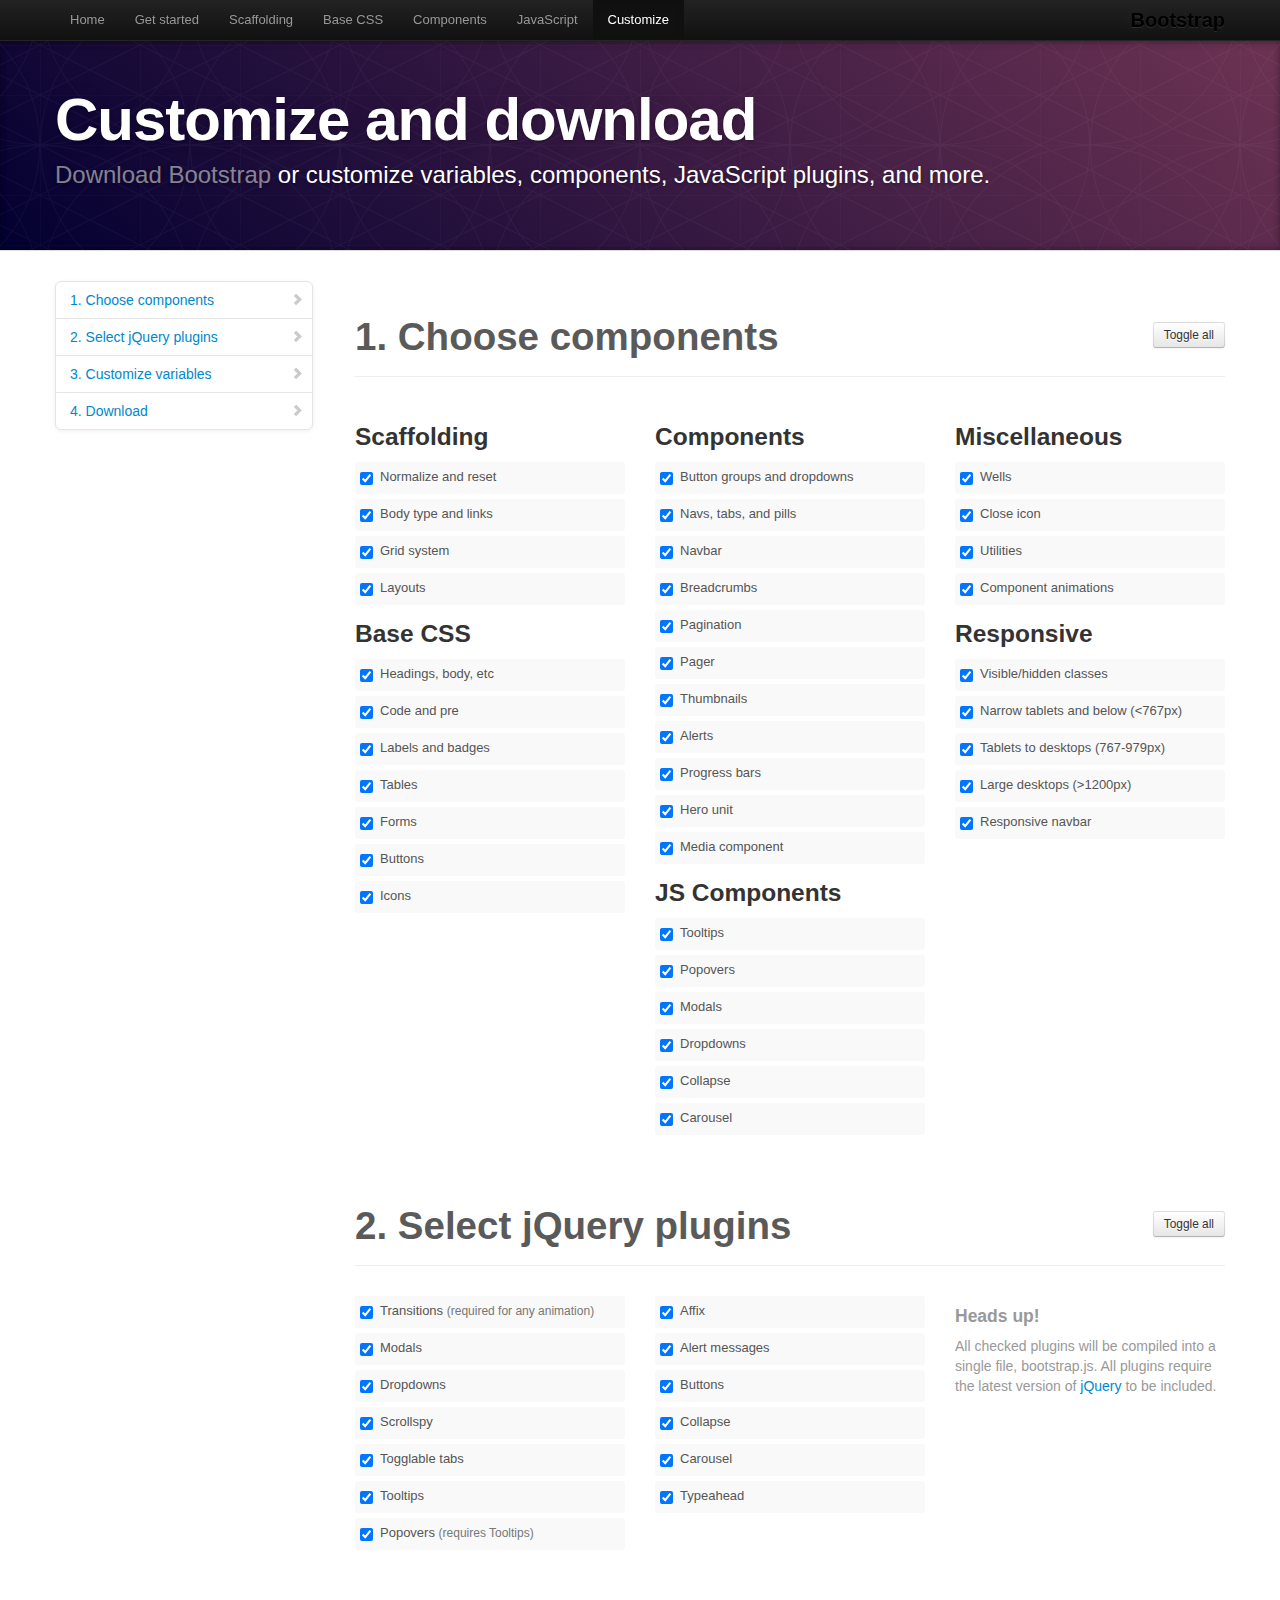
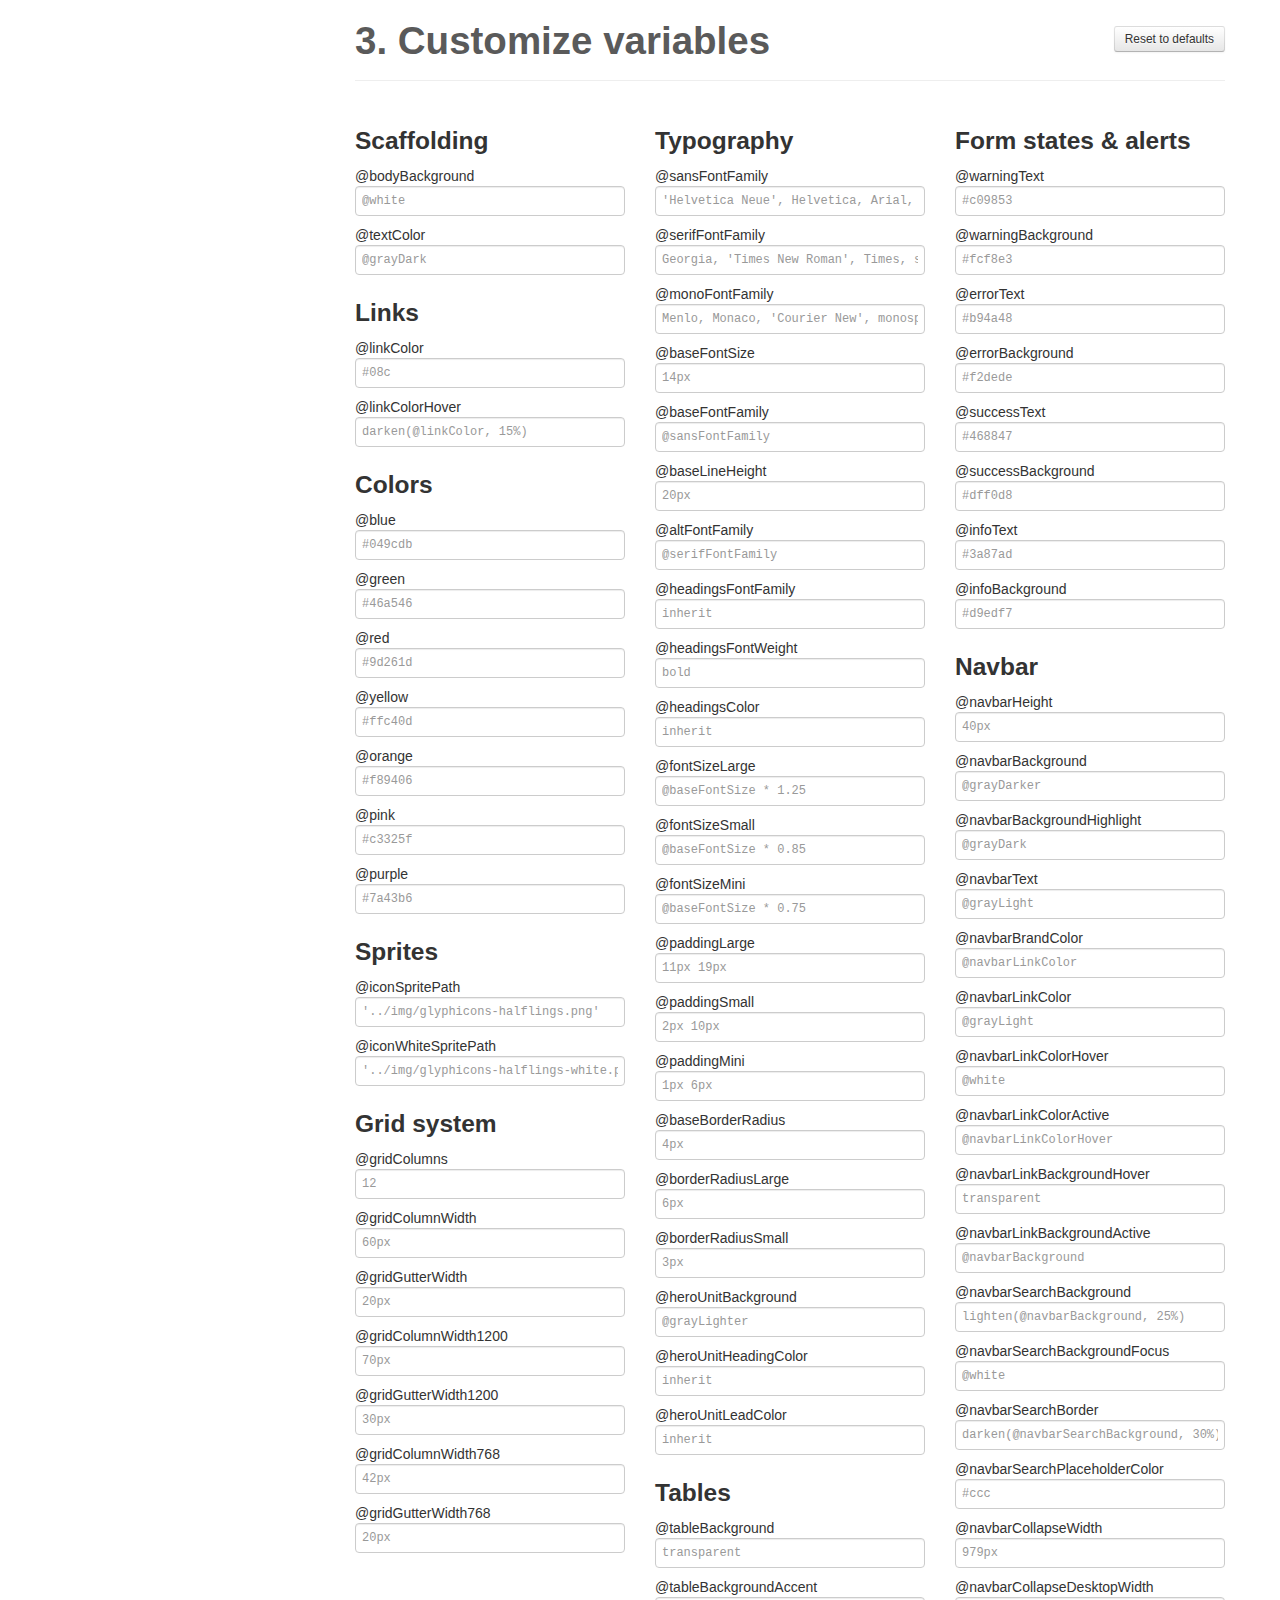
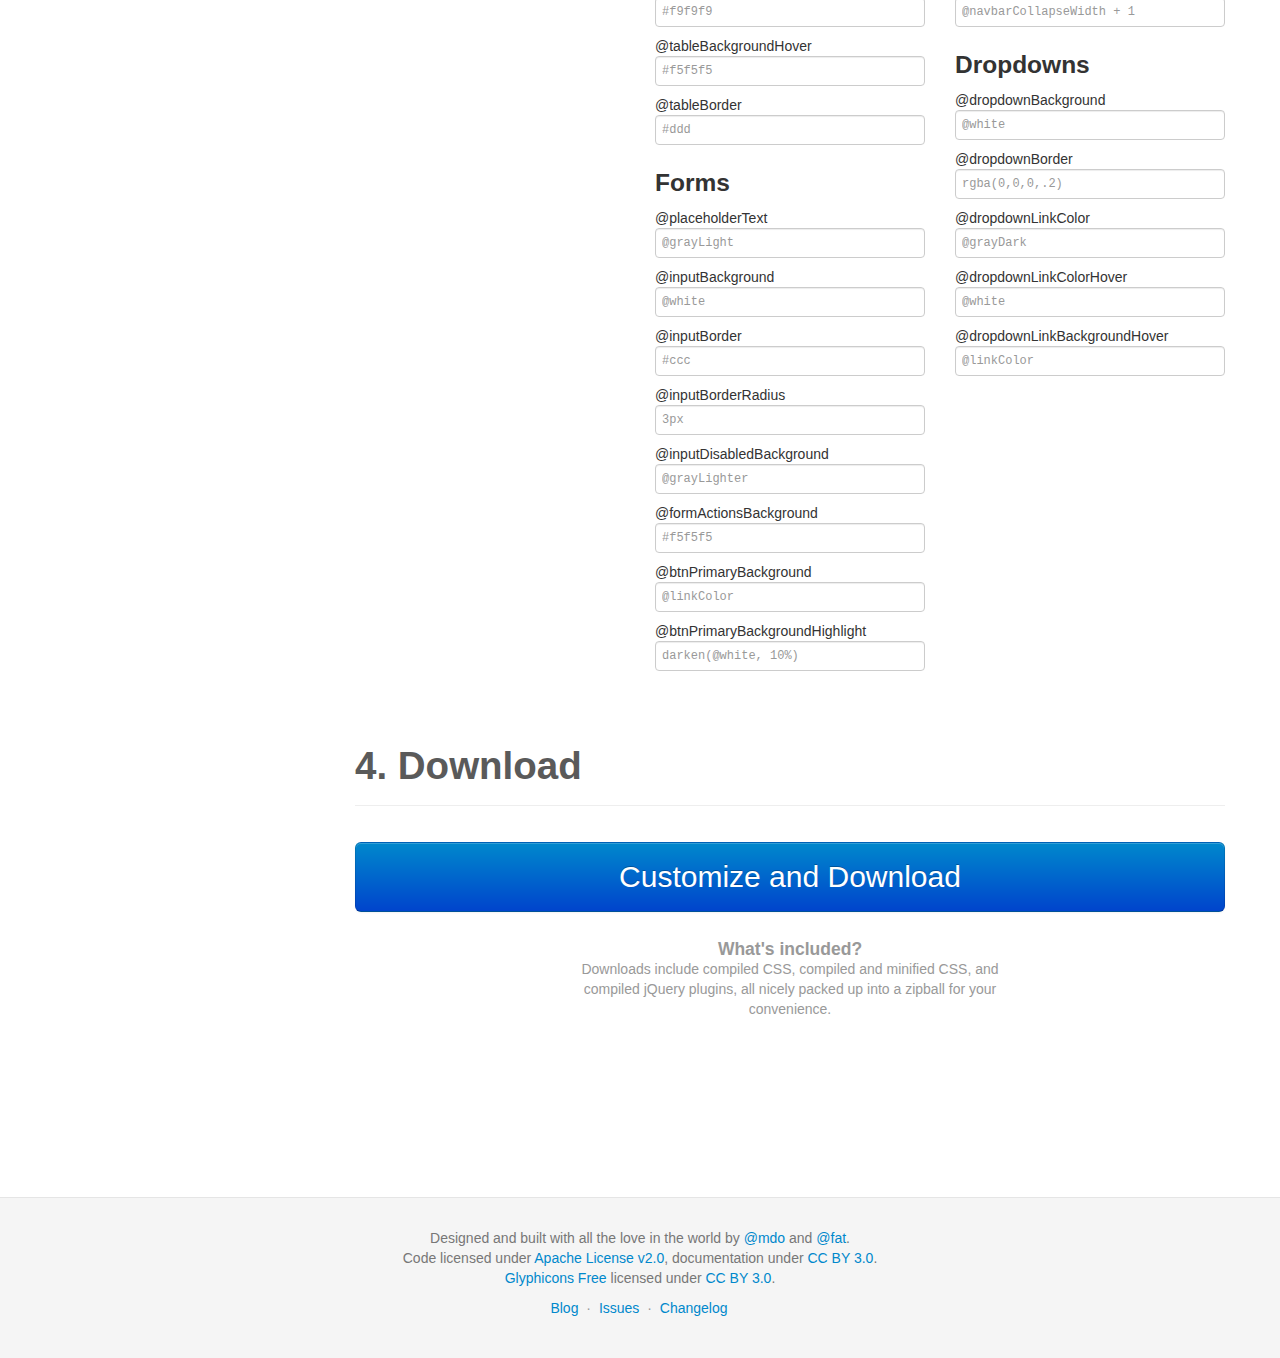
<file: Hackathon/twitter-bootstrap-v2/docs/customize.html>
<!DOCTYPE html>
<html lang="en">
  <head>
    <meta charset="utf-8">
    <title>Customize · Bootstrap</title>
    <meta name="viewport" content="width=device-width, initial-scale=1.0">
    <meta name="description" content="">
    <meta name="author" content="">

    <!-- Le styles -->
    <link href="assets/css/bootstrap.css" rel="stylesheet">
    <link href="assets/css/bootstrap-responsive.css" rel="stylesheet">
    <link href="assets/css/docs.css" rel="stylesheet">
    <link href="assets/js/google-code-prettify/prettify.css" rel="stylesheet">

    <!-- Le HTML5 shim, for IE6-8 support of HTML5 elements -->
    <!--[if lt IE 9]>
      <script src="assets/js/html5shiv.js"></script>
    <![endif]-->

    <!-- Le fav and touch icons -->
    <link rel="apple-touch-icon-precomposed" sizes="144x144" href="assets/ico/apple-touch-icon-144-precomposed.png">
    <link rel="apple-touch-icon-precomposed" sizes="114x114" href="assets/ico/apple-touch-icon-114-precomposed.png">
      <link rel="apple-touch-icon-precomposed" sizes="72x72" href="assets/ico/apple-touch-icon-72-precomposed.png">
                    <link rel="apple-touch-icon-precomposed" href="assets/ico/apple-touch-icon-57-precomposed.png">
                                   <link rel="shortcut icon" href="assets/ico/favicon.png">

  </head>

  <body data-spy="scroll" data-target=".bs-docs-sidebar">

    <!-- Navbar
    ================================================== -->
    <div class="navbar navbar-inverse navbar-fixed-top">
      <div class="navbar-inner">
        <div class="container">
          <button type="button" class="btn btn-navbar" data-toggle="collapse" data-target=".nav-collapse">
            <span class="icon-bar"></span>
            <span class="icon-bar"></span>
            <span class="icon-bar"></span>
          </button>
          <a class="brand" href="./index.html">Bootstrap</a>
          <div class="nav-collapse collapse">
            <ul class="nav">
              <li class="">
                <a href="./index.html">Home</a>
              </li>
              <li class="">
                <a href="./getting-started.html">Get started</a>
              </li>
              <li class="">
                <a href="./scaffolding.html">Scaffolding</a>
              </li>
              <li class="">
                <a href="./base-css.html">Base CSS</a>
              </li>
              <li class="">
                <a href="./components.html">Components</a>
              </li>
              <li class="">
                <a href="./javascript.html">JavaScript</a>
              </li>
              <li class="active">
                <a href="./customize.html">Customize</a>
              </li>
            </ul>
          </div>
        </div>
      </div>
    </div>

<!-- Masthead
================================================== -->
<header class="jumbotron subhead" id="overview">
  <div class="container">
    <h1>Customize and download</h1>
    <p class="lead"><a href="https://github.com/twitter/bootstrap/zipball/master">Download Bootstrap</a> or customize variables, components, JavaScript plugins, and more.</p>
  </div>
</header>


  <div class="container">

    <!-- Docs nav
    ================================================== -->
    <div class="row">
      <div class="span3 bs-docs-sidebar">
        <ul class="nav nav-list bs-docs-sidenav">
          <li><a href="#components"><i class="icon-chevron-right"></i> 1. Choose components</a></li>
          <li><a href="#plugins"><i class="icon-chevron-right"></i> 2. Select jQuery plugins</a></li>
          <li><a href="#variables"><i class="icon-chevron-right"></i> 3. Customize variables</a></li>
          <li><a href="#download"><i class="icon-chevron-right"></i> 4. Download</a></li>
        </ul>
      </div>
      <div class="span9">


        <!-- Customize form
        ================================================== -->
        <form>
          <section class="download" id="components">
            <div class="page-header">
              <a class="btn btn-small pull-right toggle-all" href="#">Toggle all</a>
              <h1>
                1. Choose components
              </h1>
            </div>
            <div class="row download-builder">
              <div class="span3">
                <h3>Scaffolding</h3>
                <label class="checkbox"><input checked="checked" type="checkbox" value="reset.less"> Normalize and reset</label>
                <label class="checkbox"><input checked="checked" type="checkbox" value="scaffolding.less"> Body type and links</label>
                <label class="checkbox"><input checked="checked" type="checkbox" value="grid.less"> Grid system</label>
                <label class="checkbox"><input checked="checked" type="checkbox" value="layouts.less"> Layouts</label>
                <h3>Base CSS</h3>
                <label class="checkbox"><input checked="checked" type="checkbox" value="type.less"> Headings, body, etc</label>
                <label class="checkbox"><input checked="checked" type="checkbox" value="code.less"> Code and pre</label>
                <label class="checkbox"><input checked="checked" type="checkbox" value="labels-badges.less"> Labels and badges</label>
                <label class="checkbox"><input checked="checked" type="checkbox" value="tables.less"> Tables</label>
                <label class="checkbox"><input checked="checked" type="checkbox" value="forms.less"> Forms</label>
                <label class="checkbox"><input checked="checked" type="checkbox" value="buttons.less"> Buttons</label>
                <label class="checkbox"><input checked="checked" type="checkbox" value="sprites.less"> Icons</label>
              </div><!-- /span -->
              <div class="span3">
                <h3>Components</h3>
                <label class="checkbox"><input checked="checked" type="checkbox" value="button-groups.less"> Button groups and dropdowns</label>
                <label class="checkbox"><input checked="checked" type="checkbox" value="navs.less"> Navs, tabs, and pills</label>
                <label class="checkbox"><input checked="checked" type="checkbox" value="navbar.less"> Navbar</label>
                <label class="checkbox"><input checked="checked" type="checkbox" value="breadcrumbs.less"> Breadcrumbs</label>
                <label class="checkbox"><input checked="checked" type="checkbox" value="pagination.less"> Pagination</label>
                <label class="checkbox"><input checked="checked" type="checkbox" value="pager.less"> Pager</label>
                <label class="checkbox"><input checked="checked" type="checkbox" value="thumbnails.less"> Thumbnails</label>
                <label class="checkbox"><input checked="checked" type="checkbox" value="alerts.less"> Alerts</label>
                <label class="checkbox"><input checked="checked" type="checkbox" value="progress-bars.less"> Progress bars</label>
                <label class="checkbox"><input checked="checked" type="checkbox" value="hero-unit.less"> Hero unit</label>
                <label class="checkbox"><input checked="checked" type="checkbox" value="media.less"> Media component</label>
                <h3>JS Components</h3>
                <label class="checkbox"><input checked="checked" type="checkbox" value="tooltip.less"> Tooltips</label>
                <label class="checkbox"><input checked="checked" type="checkbox" value="popovers.less"> Popovers</label>
                <label class="checkbox"><input checked="checked" type="checkbox" value="modals.less"> Modals</label>
                <label class="checkbox"><input checked="checked" type="checkbox" value="dropdowns.less"> Dropdowns</label>
                <label class="checkbox"><input checked="checked" type="checkbox" value="accordion.less"> Collapse</label>
                <label class="checkbox"><input checked="checked" type="checkbox" value="carousel.less"> Carousel</label>
              </div><!-- /span -->
              <div class="span3">
                <h3>Miscellaneous</h3>
                <label class="checkbox"><input checked="checked" type="checkbox" value="wells.less"> Wells</label>
                <label class="checkbox"><input checked="checked" type="checkbox" value="close.less"> Close icon</label>
                <label class="checkbox"><input checked="checked" type="checkbox" value="utilities.less"> Utilities</label>
                <label class="checkbox"><input checked="checked" type="checkbox" value="component-animations.less"> Component animations</label>
                <h3>Responsive</h3>
                <label class="checkbox"><input checked="checked" type="checkbox" value="responsive-utilities.less"> Visible/hidden classes</label>
                <label class="checkbox"><input checked="checked" type="checkbox" value="responsive-767px-max.less"> Narrow tablets and below (<767px)</label>
                <label class="checkbox"><input checked="checked" type="checkbox" value="responsive-768px-979px.less"> Tablets to desktops (767-979px)</label>
                <label class="checkbox"><input checked="checked" type="checkbox" value="responsive-1200px-min.less"> Large desktops (>1200px)</label>
                <label class="checkbox"><input checked="checked" type="checkbox" value="responsive-navbar.less"> Responsive navbar</label>
              </div><!-- /span -->
            </div><!-- /row -->
          </section>

          <section class="download" id="plugins">
            <div class="page-header">
              <a class="btn btn-small pull-right toggle-all" href="#">Toggle all</a>
              <h1>
                2. Select jQuery plugins
              </h1>
            </div>
            <div class="row download-builder">
              <div class="span3">
                <label class="checkbox">
                  <input type="checkbox" checked="true" value="bootstrap-transition.js">
                  Transitions <small>(required for any animation)</small>
                </label>
                <label class="checkbox">
                  <input type="checkbox" checked="true" value="bootstrap-modal.js">
                  Modals
                </label>
                <label class="checkbox">
                  <input type="checkbox" checked="true" value="bootstrap-dropdown.js">
                  Dropdowns
                </label>
                <label class="checkbox">
                  <input type="checkbox" checked="true" value="bootstrap-scrollspy.js">
                  Scrollspy
                </label>
                <label class="checkbox">
                  <input type="checkbox" checked="true" value="bootstrap-tab.js">
                  Togglable tabs
                </label>
                <label class="checkbox">
                  <input type="checkbox" checked="true" value="bootstrap-tooltip.js">
                  Tooltips
                </label>
                <label class="checkbox">
                  <input type="checkbox" checked="true" value="bootstrap-popover.js">
                  Popovers <small>(requires Tooltips)</small>
                </label>
              </div><!-- /span -->
              <div class="span3">
                <label class="checkbox">
                  <input type="checkbox" checked="true" value="bootstrap-affix.js">
                  Affix
                </label>
                <label class="checkbox">
                  <input type="checkbox" checked="true" value="bootstrap-alert.js">
                  Alert messages
                </label>
                <label class="checkbox">
                  <input type="checkbox" checked="true" value="bootstrap-button.js">
                  Buttons
                </label>
                <label class="checkbox">
                  <input type="checkbox" checked="true" value="bootstrap-collapse.js">
                  Collapse
                </label>
                <label class="checkbox">
                  <input type="checkbox" checked="true" value="bootstrap-carousel.js">
                  Carousel
                </label>
                <label class="checkbox">
                  <input type="checkbox" checked="true" value="bootstrap-typeahead.js">
                  Typeahead
                </label>
              </div><!-- /span -->
              <div class="span3">
                <h4 class="muted">Heads up!</h4>
                <p class="muted">All checked plugins will be compiled into a single file, bootstrap.js. All plugins require the latest version of <a href="http://jquery.com/" target="_blank">jQuery</a> to be included.</p>
              </div><!-- /span -->
            </div><!-- /row -->
          </section>


          <section class="download" id="variables">
            <div class="page-header">
              <a class="btn btn-small pull-right toggle-all" href="#">Reset to defaults</a>
              <h1>
                3. Customize variables
              </h1>
            </div>
            <div class="row download-builder">
              <div class="span3">
                <h3>Scaffolding</h3>
                <label>@bodyBackground</label>
                <input type="text" class="span3" placeholder="@white">
                <label>@textColor</label>
                <input type="text" class="span3" placeholder="@grayDark">

                <h3>Links</h3>
                <label>@linkColor</label>
                <input type="text" class="span3" placeholder="#08c">
                <label>@linkColorHover</label>
                <input type="text" class="span3" placeholder="darken(@linkColor, 15%)">
                <h3>Colors</h3>
                <label>@blue</label>
                <input type="text" class="span3" placeholder="#049cdb">
                <label>@green</label>
                <input type="text" class="span3" placeholder="#46a546">
                <label>@red</label>
                <input type="text" class="span3" placeholder="#9d261d">
                <label>@yellow</label>
                <input type="text" class="span3" placeholder="#ffc40d">
                <label>@orange</label>
                <input type="text" class="span3" placeholder="#f89406">
                <label>@pink</label>
                <input type="text" class="span3" placeholder="#c3325f">
                <label>@purple</label>
                <input type="text" class="span3" placeholder="#7a43b6">

                <h3>Sprites</h3>
                <label>@iconSpritePath</label>
                <input type="text" class="span3" placeholder="'../img/glyphicons-halflings.png'">
                <label>@iconWhiteSpritePath</label>
                <input type="text" class="span3" placeholder="'../img/glyphicons-halflings-white.png'">

                <h3>Grid system</h3>
                <label>@gridColumns</label>
                <input type="text" class="span3" placeholder="12">
                <label>@gridColumnWidth</label>
                <input type="text" class="span3" placeholder="60px">
                <label>@gridGutterWidth</label>
                <input type="text" class="span3" placeholder="20px">
                <label>@gridColumnWidth1200</label>
                <input type="text" class="span3" placeholder="70px">
                <label>@gridGutterWidth1200</label>
                <input type="text" class="span3" placeholder="30px">
                <label>@gridColumnWidth768</label>
                <input type="text" class="span3" placeholder="42px">
                <label>@gridGutterWidth768</label>
                <input type="text" class="span3" placeholder="20px">

              </div><!-- /span -->
              <div class="span3">

                <h3>Typography</h3>
                <label>@sansFontFamily</label>
                <input type="text" class="span3" placeholder="'Helvetica Neue', Helvetica, Arial, sans-serif">
                <label>@serifFontFamily</label>
                <input type="text" class="span3" placeholder="Georgia, 'Times New Roman', Times, serif">
                <label>@monoFontFamily</label>
                <input type="text" class="span3" placeholder="Menlo, Monaco, 'Courier New', monospace">

                <label>@baseFontSize</label>
                <input type="text" class="span3" placeholder="14px">
                <label>@baseFontFamily</label>
                <input type="text" class="span3" placeholder="@sansFontFamily">
                <label>@baseLineHeight</label>
                <input type="text" class="span3" placeholder="20px">

                <label>@altFontFamily</label>
                <input type="text" class="span3" placeholder="@serifFontFamily">
                <label>@headingsFontFamily</label>
                <input type="text" class="span3" placeholder="inherit">
                <label>@headingsFontWeight</label>
                <input type="text" class="span3" placeholder="bold">
                <label>@headingsColor</label>
                <input type="text" class="span3" placeholder="inherit">

                <label>@fontSizeLarge</label>
                <input type="text" class="span3" placeholder="@baseFontSize * 1.25">
                <label>@fontSizeSmall</label>
                <input type="text" class="span3" placeholder="@baseFontSize * 0.85">
                <label>@fontSizeMini</label>
                <input type="text" class="span3" placeholder="@baseFontSize * 0.75">

                <label>@paddingLarge</label>
                <input type="text" class="span3" placeholder="11px 19px">
                <label>@paddingSmall</label>
                <input type="text" class="span3" placeholder="2px 10px">
                <label>@paddingMini</label>
                <input type="text" class="span3" placeholder="1px 6px">

                <label>@baseBorderRadius</label>
                <input type="text" class="span3" placeholder="4px">
                <label>@borderRadiusLarge</label>
                <input type="text" class="span3" placeholder="6px">
                <label>@borderRadiusSmall</label>
                <input type="text" class="span3" placeholder="3px">

                <label>@heroUnitBackground</label>
                <input type="text" class="span3" placeholder="@grayLighter">
                <label>@heroUnitHeadingColor</label>
                <input type="text" class="span3" placeholder="inherit">
                <label>@heroUnitLeadColor</label>
                <input type="text" class="span3" placeholder="inherit">

                <h3>Tables</h3>
                <label>@tableBackground</label>
                <input type="text" class="span3" placeholder="transparent">
                <label>@tableBackgroundAccent</label>
                <input type="text" class="span3" placeholder="#f9f9f9">
                <label>@tableBackgroundHover</label>
                <input type="text" class="span3" placeholder="#f5f5f5">
                <label>@tableBorder</label>
                <input type="text" class="span3" placeholder="#ddd">

                <h3>Forms</h3>
                <label>@placeholderText</label>
                <input type="text" class="span3" placeholder="@grayLight">
                <label>@inputBackground</label>
                <input type="text" class="span3" placeholder="@white">
                <label>@inputBorder</label>
                <input type="text" class="span3" placeholder="#ccc">
                <label>@inputBorderRadius</label>
                <input type="text" class="span3" placeholder="3px">
                <label>@inputDisabledBackground</label>
                <input type="text" class="span3" placeholder="@grayLighter">
                <label>@formActionsBackground</label>
                <input type="text" class="span3" placeholder="#f5f5f5">
                <label>@btnPrimaryBackground</label>
                <input type="text" class="span3" placeholder="@linkColor">
                <label>@btnPrimaryBackgroundHighlight</label>
                <input type="text" class="span3" placeholder="darken(@white, 10%)">

              </div><!-- /span -->
              <div class="span3">

                <h3>Form states &amp; alerts</h3>
                <label>@warningText</label>
                <input type="text" class="span3" placeholder="#c09853">
                <label>@warningBackground</label>
                <input type="text" class="span3" placeholder="#fcf8e3">
                <label>@errorText</label>
                <input type="text" class="span3" placeholder="#b94a48">
                <label>@errorBackground</label>
                <input type="text" class="span3" placeholder="#f2dede">
                <label>@successText</label>
                <input type="text" class="span3" placeholder="#468847">
                <label>@successBackground</label>
                <input type="text" class="span3" placeholder="#dff0d8">
                <label>@infoText</label>
                <input type="text" class="span3" placeholder="#3a87ad">
                <label>@infoBackground</label>
                <input type="text" class="span3" placeholder="#d9edf7">

                <h3>Navbar</h3>
                <label>@navbarHeight</label>
                <input type="text" class="span3" placeholder="40px">
                <label>@navbarBackground</label>
                <input type="text" class="span3" placeholder="@grayDarker">
                <label>@navbarBackgroundHighlight</label>
                <input type="text" class="span3" placeholder="@grayDark">
                <label>@navbarText</label>
                <input type="text" class="span3" placeholder="@grayLight">
                <label>@navbarBrandColor</label>
                <input type="text" class="span3" placeholder="@navbarLinkColor">
                <label>@navbarLinkColor</label>
                <input type="text" class="span3" placeholder="@grayLight">
                <label>@navbarLinkColorHover</label>
                <input type="text" class="span3" placeholder="@white">
                <label>@navbarLinkColorActive</label>
                <input type="text" class="span3" placeholder="@navbarLinkColorHover">
                <label>@navbarLinkBackgroundHover</label>
                <input type="text" class="span3" placeholder="transparent">
                <label>@navbarLinkBackgroundActive</label>
                <input type="text" class="span3" placeholder="@navbarBackground">
                <label>@navbarSearchBackground</label>
                <input type="text" class="span3" placeholder="lighten(@navbarBackground, 25%)">
                <label>@navbarSearchBackgroundFocus</label>
                <input type="text" class="span3" placeholder="@white">
                <label>@navbarSearchBorder</label>
                <input type="text" class="span3" placeholder="darken(@navbarSearchBackground, 30%)">
                <label>@navbarSearchPlaceholderColor</label>
                <input type="text" class="span3" placeholder="#ccc">

                <label>@navbarCollapseWidth</label>
                <input type="text" class="span3" placeholder="979px">
                <label>@navbarCollapseDesktopWidth</label>
                <input type="text" class="span3" placeholder="@navbarCollapseWidth + 1">

                <h3>Dropdowns</h3>
                <label>@dropdownBackground</label>
                <input type="text" class="span3" placeholder="@white">
                <label>@dropdownBorder</label>
                <input type="text" class="span3" placeholder="rgba(0,0,0,.2)">
                <label>@dropdownLinkColor</label>
                <input type="text" class="span3" placeholder="@grayDark">
                <label>@dropdownLinkColorHover</label>
                <input type="text" class="span3" placeholder="@white">
                <label>@dropdownLinkBackgroundHover</label>
                <input type="text" class="span3" placeholder="@linkColor">
              </div><!-- /span -->
            </div><!-- /row -->
          </section>

          <section class="download" id="download">
            <div class="page-header">
              <h1>
                4. Download
              </h1>
            </div>
            <div class="download-btn">
              <a class="btn btn-primary" href="#" >Customize and Download</a>
              <h4>What's included?</h4>
              <p>Downloads include compiled CSS, compiled and minified CSS, and compiled jQuery plugins, all nicely packed up into a zipball for your convenience.</p>
            </div>
          </section><!-- /download -->
        </form>



      </div>
    </div>

  </div>



    <!-- Footer
    ================================================== -->
    <footer class="footer">
      <div class="container">
        <p>Designed and built with all the love in the world by <a href="http://twitter.com/mdo" target="_blank">@mdo</a> and <a href="http://twitter.com/fat" target="_blank">@fat</a>.</p>
        <p>Code licensed under <a href="http://www.apache.org/licenses/LICENSE-2.0" target="_blank">Apache License v2.0</a>, documentation under <a href="http://creativecommons.org/licenses/by/3.0/">CC BY 3.0</a>.</p>
        <p><a href="http://glyphicons.com">Glyphicons Free</a> licensed under <a href="http://creativecommons.org/licenses/by/3.0/">CC BY 3.0</a>.</p>
        <ul class="footer-links">
          <li><a href="http://blog.getbootstrap.com">Blog</a></li>
          <li class="muted">&middot;</li>
          <li><a href="https://github.com/twitter/bootstrap/issues?state=open">Issues</a></li>
          <li class="muted">&middot;</li>
          <li><a href="https://github.com/twitter/bootstrap/blob/master/CHANGELOG.md">Changelog</a></li>
        </ul>
      </div>
    </footer>



    <!-- Le javascript
    ================================================== -->
    <!-- Placed at the end of the document so the pages load faster -->
    <script type="text/javascript" src="http://platform.twitter.com/widgets.js"></script>
    <script src="assets/js/jquery.js"></script>
    <script src="assets/js/bootstrap-transition.js"></script>
    <script src="assets/js/bootstrap-alert.js"></script>
    <script src="assets/js/bootstrap-modal.js"></script>
    <script src="assets/js/bootstrap-dropdown.js"></script>
    <script src="assets/js/bootstrap-scrollspy.js"></script>
    <script src="assets/js/bootstrap-tab.js"></script>
    <script src="assets/js/bootstrap-tooltip.js"></script>
    <script src="assets/js/bootstrap-popover.js"></script>
    <script src="assets/js/bootstrap-button.js"></script>
    <script src="assets/js/bootstrap-collapse.js"></script>
    <script src="assets/js/bootstrap-carousel.js"></script>
    <script src="assets/js/bootstrap-typeahead.js"></script>
    <script src="assets/js/bootstrap-affix.js"></script>

    <script src="assets/js/holder/holder.js"></script>
    <script src="assets/js/google-code-prettify/prettify.js"></script>

    <script src="assets/js/application.js"></script>



  </body>
</html>
</file>
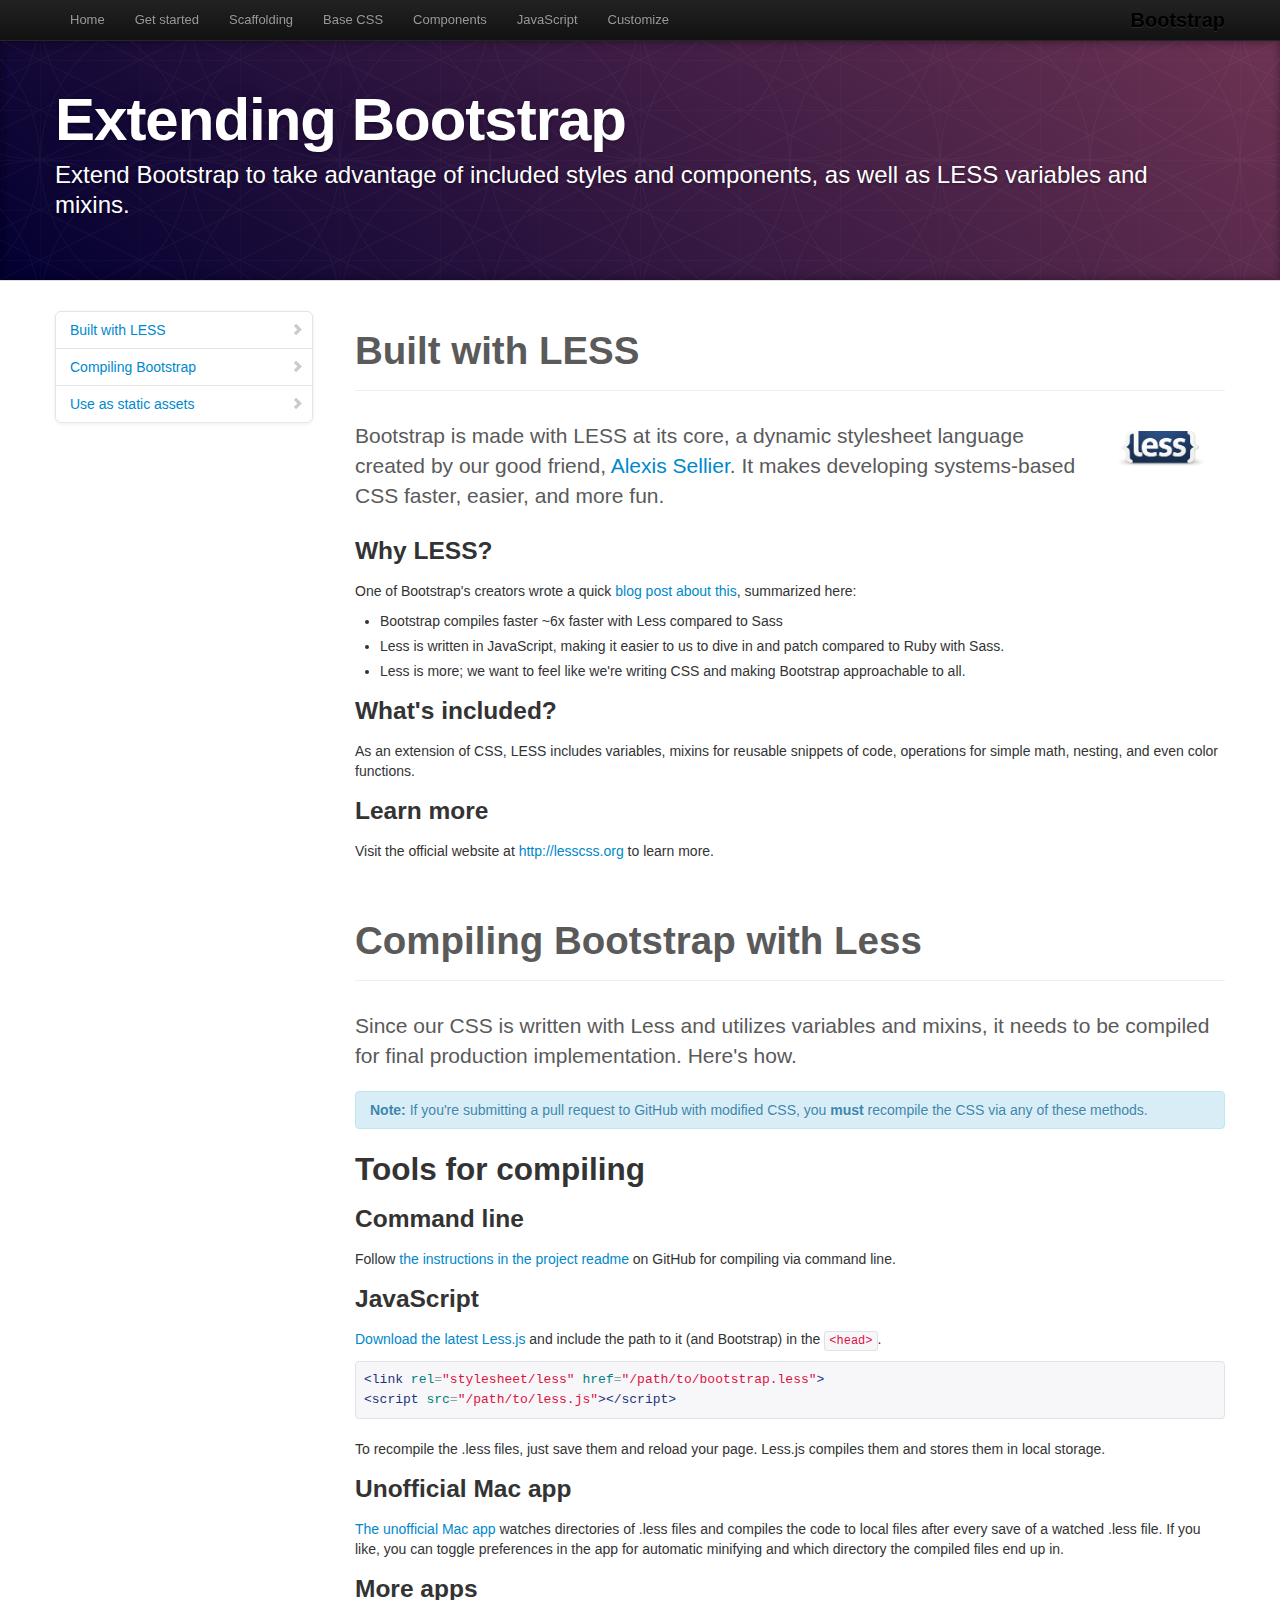
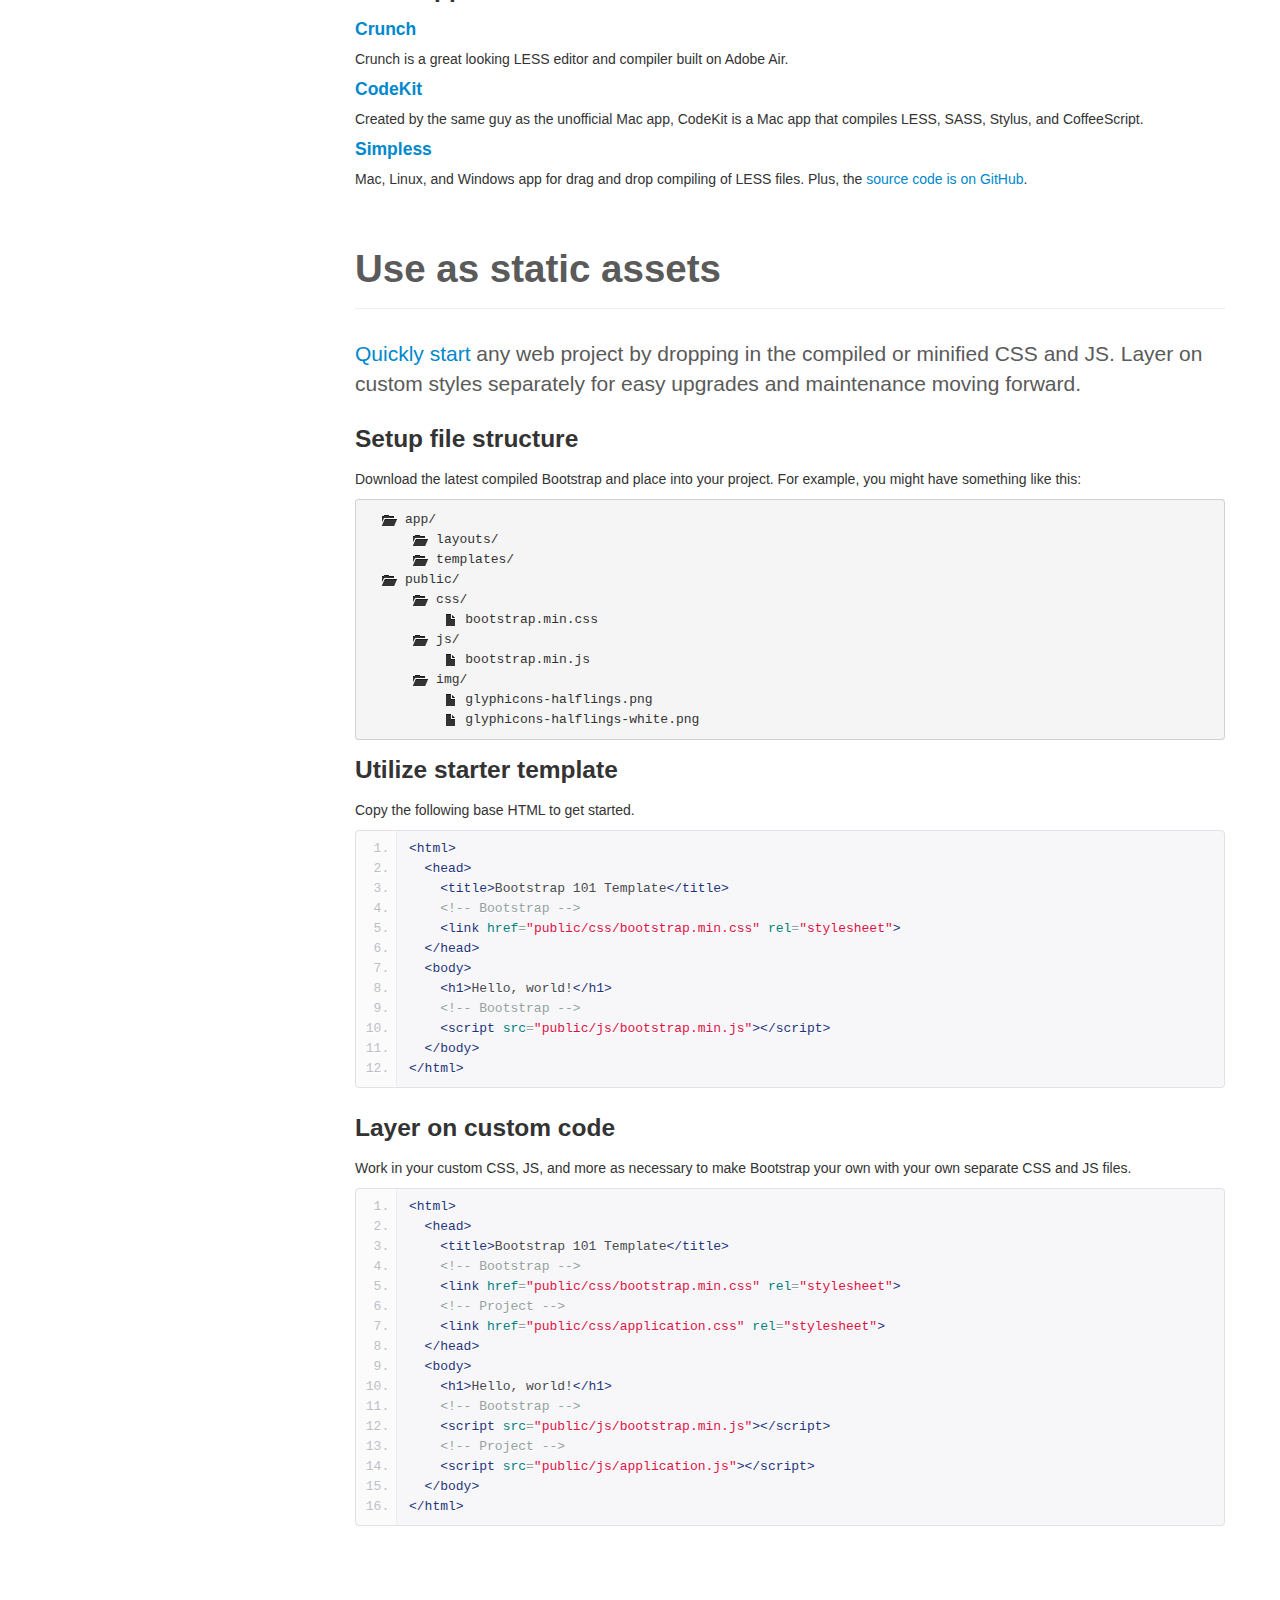
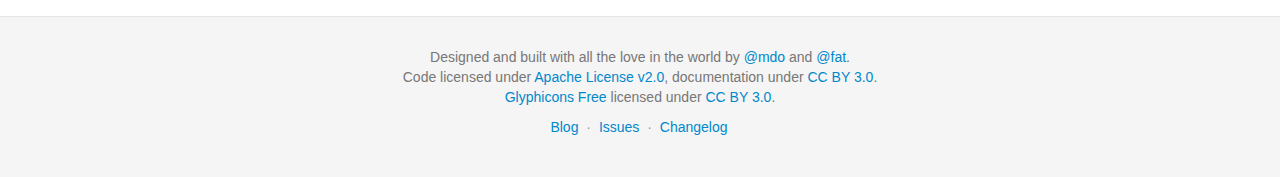
<file: Hackathon/twitter-bootstrap-v2/docs/extend.html>
<!DOCTYPE html>
<html lang="en">
  <head>
    <meta charset="utf-8">
    <title>Extend · Bootstrap</title>
    <meta name="viewport" content="width=device-width, initial-scale=1.0">
    <meta name="description" content="">
    <meta name="author" content="">

    <!-- Le styles -->
    <link href="assets/css/bootstrap.css" rel="stylesheet">
    <link href="assets/css/bootstrap-responsive.css" rel="stylesheet">
    <link href="assets/css/docs.css" rel="stylesheet">
    <link href="assets/js/google-code-prettify/prettify.css" rel="stylesheet">

    <!-- Le HTML5 shim, for IE6-8 support of HTML5 elements -->
    <!--[if lt IE 9]>
      <script src="assets/js/html5shiv.js"></script>
    <![endif]-->

    <!-- Le fav and touch icons -->
    <link rel="apple-touch-icon-precomposed" sizes="144x144" href="assets/ico/apple-touch-icon-144-precomposed.png">
    <link rel="apple-touch-icon-precomposed" sizes="114x114" href="assets/ico/apple-touch-icon-114-precomposed.png">
      <link rel="apple-touch-icon-precomposed" sizes="72x72" href="assets/ico/apple-touch-icon-72-precomposed.png">
                    <link rel="apple-touch-icon-precomposed" href="assets/ico/apple-touch-icon-57-precomposed.png">
                                   <link rel="shortcut icon" href="assets/ico/favicon.png">

  </head>

  <body data-spy="scroll" data-target=".bs-docs-sidebar">

    <!-- Navbar
    ================================================== -->
    <div class="navbar navbar-inverse navbar-fixed-top">
      <div class="navbar-inner">
        <div class="container">
          <button type="button" class="btn btn-navbar" data-toggle="collapse" data-target=".nav-collapse">
            <span class="icon-bar"></span>
            <span class="icon-bar"></span>
            <span class="icon-bar"></span>
          </button>
          <a class="brand" href="./index.html">Bootstrap</a>
          <div class="nav-collapse collapse">
            <ul class="nav">
              <li class="">
                <a href="./index.html">Home</a>
              </li>
              <li class="">
                <a href="./getting-started.html">Get started</a>
              </li>
              <li class="">
                <a href="./scaffolding.html">Scaffolding</a>
              </li>
              <li class="">
                <a href="./base-css.html">Base CSS</a>
              </li>
              <li class="">
                <a href="./components.html">Components</a>
              </li>
              <li class="">
                <a href="./javascript.html">JavaScript</a>
              </li>
              <li class="">
                <a href="./customize.html">Customize</a>
              </li>
            </ul>
          </div>
        </div>
      </div>
    </div>

<!-- Subhead
================================================== -->
<header class="jumbotron subhead" id="overview">
  <div class="container">
    <h1>Extending Bootstrap</h1>
    <p class="lead">Extend Bootstrap to take advantage of included styles and components, as well as LESS variables and mixins.</p>
  <div>
</header>

  <div class="container">

    <!-- Docs nav
    ================================================== -->
    <div class="row">
      <div class="span3 bs-docs-sidebar">
        <ul class="nav nav-list bs-docs-sidenav">
          <li><a href="#built-with-less"><i class="icon-chevron-right"></i> Built with LESS</a></li>
          <li><a href="#compiling"><i class="icon-chevron-right"></i> Compiling Bootstrap</a></li>
          <li><a href="#static-assets"><i class="icon-chevron-right"></i> Use as static assets</a></li>
        </ul>
      </div>
      <div class="span9">



        <!-- BUILT WITH LESS
        ================================================== -->
        <section id="built-with-less">
          <div class="page-header">
            <h1>Built with LESS</h1>
          </div>

          <img style="float: right; height: 36px; margin: 10px 20px 20px" src="assets/img/less-logo-large.png" alt="LESS CSS">
          <p class="lead">Bootstrap is made with LESS at its core, a dynamic stylesheet language created by our good friend, <a href="http://cloudhead.io">Alexis Sellier</a>. It makes developing systems-based CSS faster, easier, and more fun.</p>

          <h3>Why LESS?</h3>
          <p>One of Bootstrap's creators wrote a quick <a href="http://www.wordsbyf.at/2012/03/08/why-less/">blog post about this</a>, summarized here:</p>
          <ul>
            <li>Bootstrap compiles faster ~6x faster with Less compared to Sass</li>
            <li>Less is written in JavaScript, making it easier to us to dive in and patch compared to Ruby with Sass.</li>
            <li>Less is more; we want to feel like we're writing CSS and making Bootstrap approachable to all.</li>
          </ul>

          <h3>What's included?</h3>
          <p>As an extension of CSS, LESS includes variables, mixins for reusable snippets of code, operations for simple math, nesting, and even color functions.</p>

          <h3>Learn more</h3>
          <p>Visit the official website at <a href="http://lesscss.org">http://lesscss.org</a> to learn more.</p>
        </section>



        <!-- COMPILING LESS AND BOOTSTRAP
        ================================================== -->
        <section id="compiling">
          <div class="page-header">
            <h1>Compiling Bootstrap with Less</h1>
          </div>

          <p class="lead">Since our CSS is written with Less and utilizes variables and mixins, it needs to be compiled for final production implementation. Here's how.</p>

          <div class="alert alert-info">
            <strong>Note:</strong> If you're submitting a pull request to GitHub with modified CSS, you <strong>must</strong> recompile the CSS via any of these methods.
          </div>

          <h2>Tools for compiling</h2>

          <h3>Command line</h3>
          <p>Follow <a href="https://github.com/twitter/bootstrap#developers">the instructions in the project readme</a> on GitHub for compiling via command line.</p>

          <h3>JavaScript</h3>
          <p><a href="http://lesscss.org/">Download the latest Less.js</a> and include the path to it (and Bootstrap) in the <code>&lt;head&gt;</code>.</p>
<pre class="prettyprint">
&lt;link rel="stylesheet/less" href="/path/to/bootstrap.less"&gt;
&lt;script src="/path/to/less.js"&gt;&lt;/script&gt;
</pre>
          <p>To recompile the .less files, just save them and reload your page. Less.js compiles them and stores them in local storage.</p>

          <h3>Unofficial Mac app</h3>
          <p><a href="http://incident57.com/less/">The unofficial Mac app</a> watches directories of .less files and compiles the code to local files after every save of a watched .less file. If you like, you can toggle preferences in the app for automatic minifying and which directory the compiled files end up in.</p>

          <h3>More apps</h3>
          <h4><a href="http://crunchapp.net/" target="_blank">Crunch</a></h4>
          <p>Crunch is a great looking LESS editor and compiler built on Adobe Air.</p>
          <h4><a href="http://incident57.com/codekit/" target="_blank">CodeKit</a></h4>
          <p>Created by the same guy as the unofficial Mac app, CodeKit is a Mac app that compiles LESS, SASS, Stylus, and CoffeeScript.</p>
          <h4><a href="http://wearekiss.com/simpless" target="_blank">Simpless</a></h4>
          <p>Mac, Linux, and Windows app for drag and drop compiling of LESS files. Plus, the <a href="https://github.com/Paratron/SimpLESS" target="_blank">source code is on GitHub</a>.</p>

        </section>



        <!-- Static assets
        ================================================== -->
        <section id="static-assets">
          <div class="page-header">
            <h1>Use as static assets</h1>
          </div>
          <p class="lead"><a href="./getting-started.html">Quickly start</a> any web project by dropping in the compiled or minified CSS and JS. Layer on custom styles separately for easy upgrades and maintenance moving forward.</p>

          <h3>Setup file structure</h3>
          <p>Download the latest compiled Bootstrap and place into your project. For example, you might have something like this:</p>
<pre>
  <span class="icon-folder-open"></span> app/
      <span class="icon-folder-open"></span> layouts/
      <span class="icon-folder-open"></span> templates/
  <span class="icon-folder-open"></span> public/
      <span class="icon-folder-open"></span> css/
          <span class="icon-file"></span> bootstrap.min.css
      <span class="icon-folder-open"></span> js/
          <span class="icon-file"></span> bootstrap.min.js
      <span class="icon-folder-open"></span> img/
          <span class="icon-file"></span> glyphicons-halflings.png
          <span class="icon-file"></span> glyphicons-halflings-white.png
</pre>

          <h3>Utilize starter template</h3>
          <p>Copy the following base HTML to get started.</p>
<pre class="prettyprint linenums">
&lt;html&gt;
  &lt;head&gt;
    &lt;title&gt;Bootstrap 101 Template&lt;/title&gt;
    &lt;!-- Bootstrap --&gt;
    &lt;link href="public/css/bootstrap.min.css" rel="stylesheet"&gt;
  &lt;/head&gt;
  &lt;body&gt;
    &lt;h1&gt;Hello, world!&lt;/h1&gt;
    &lt;!-- Bootstrap --&gt;
    &lt;script src="public/js/bootstrap.min.js"&gt;&lt;/script&gt;
  &lt;/body&gt;
&lt;/html&gt;
</pre>

          <h3>Layer on custom code</h3>
          <p>Work in your custom CSS, JS, and more as necessary to make Bootstrap your own with your own separate CSS and JS files.</p>
<pre class="prettyprint linenums">
&lt;html&gt;
  &lt;head&gt;
    &lt;title&gt;Bootstrap 101 Template&lt;/title&gt;
    &lt;!-- Bootstrap --&gt;
    &lt;link href="public/css/bootstrap.min.css" rel="stylesheet"&gt;
    &lt;!-- Project --&gt;
    &lt;link href="public/css/application.css" rel="stylesheet"&gt;
  &lt;/head&gt;
  &lt;body&gt;
    &lt;h1&gt;Hello, world!&lt;/h1&gt;
    &lt;!-- Bootstrap --&gt;
    &lt;script src="public/js/bootstrap.min.js"&gt;&lt;/script&gt;
    &lt;!-- Project --&gt;
    &lt;script src="public/js/application.js"&gt;&lt;/script&gt;
  &lt;/body&gt;
&lt;/html&gt;
</pre>

        </section>

      </div>
    </div>

  </div>



    <!-- Footer
    ================================================== -->
    <footer class="footer">
      <div class="container">
        <p>Designed and built with all the love in the world by <a href="http://twitter.com/mdo" target="_blank">@mdo</a> and <a href="http://twitter.com/fat" target="_blank">@fat</a>.</p>
        <p>Code licensed under <a href="http://www.apache.org/licenses/LICENSE-2.0" target="_blank">Apache License v2.0</a>, documentation under <a href="http://creativecommons.org/licenses/by/3.0/">CC BY 3.0</a>.</p>
        <p><a href="http://glyphicons.com">Glyphicons Free</a> licensed under <a href="http://creativecommons.org/licenses/by/3.0/">CC BY 3.0</a>.</p>
        <ul class="footer-links">
          <li><a href="http://blog.getbootstrap.com">Blog</a></li>
          <li class="muted">&middot;</li>
          <li><a href="https://github.com/twitter/bootstrap/issues?state=open">Issues</a></li>
          <li class="muted">&middot;</li>
          <li><a href="https://github.com/twitter/bootstrap/blob/master/CHANGELOG.md">Changelog</a></li>
        </ul>
      </div>
    </footer>



    <!-- Le javascript
    ================================================== -->
    <!-- Placed at the end of the document so the pages load faster -->
    <script type="text/javascript" src="http://platform.twitter.com/widgets.js"></script>
    <script src="assets/js/jquery.js"></script>
    <script src="assets/js/bootstrap-transition.js"></script>
    <script src="assets/js/bootstrap-alert.js"></script>
    <script src="assets/js/bootstrap-modal.js"></script>
    <script src="assets/js/bootstrap-dropdown.js"></script>
    <script src="assets/js/bootstrap-scrollspy.js"></script>
    <script src="assets/js/bootstrap-tab.js"></script>
    <script src="assets/js/bootstrap-tooltip.js"></script>
    <script src="assets/js/bootstrap-popover.js"></script>
    <script src="assets/js/bootstrap-button.js"></script>
    <script src="assets/js/bootstrap-collapse.js"></script>
    <script src="assets/js/bootstrap-carousel.js"></script>
    <script src="assets/js/bootstrap-typeahead.js"></script>
    <script src="assets/js/bootstrap-affix.js"></script>

    <script src="assets/js/holder/holder.js"></script>
    <script src="assets/js/google-code-prettify/prettify.js"></script>

    <script src="assets/js/application.js"></script>



  </body>
</html>
</file>
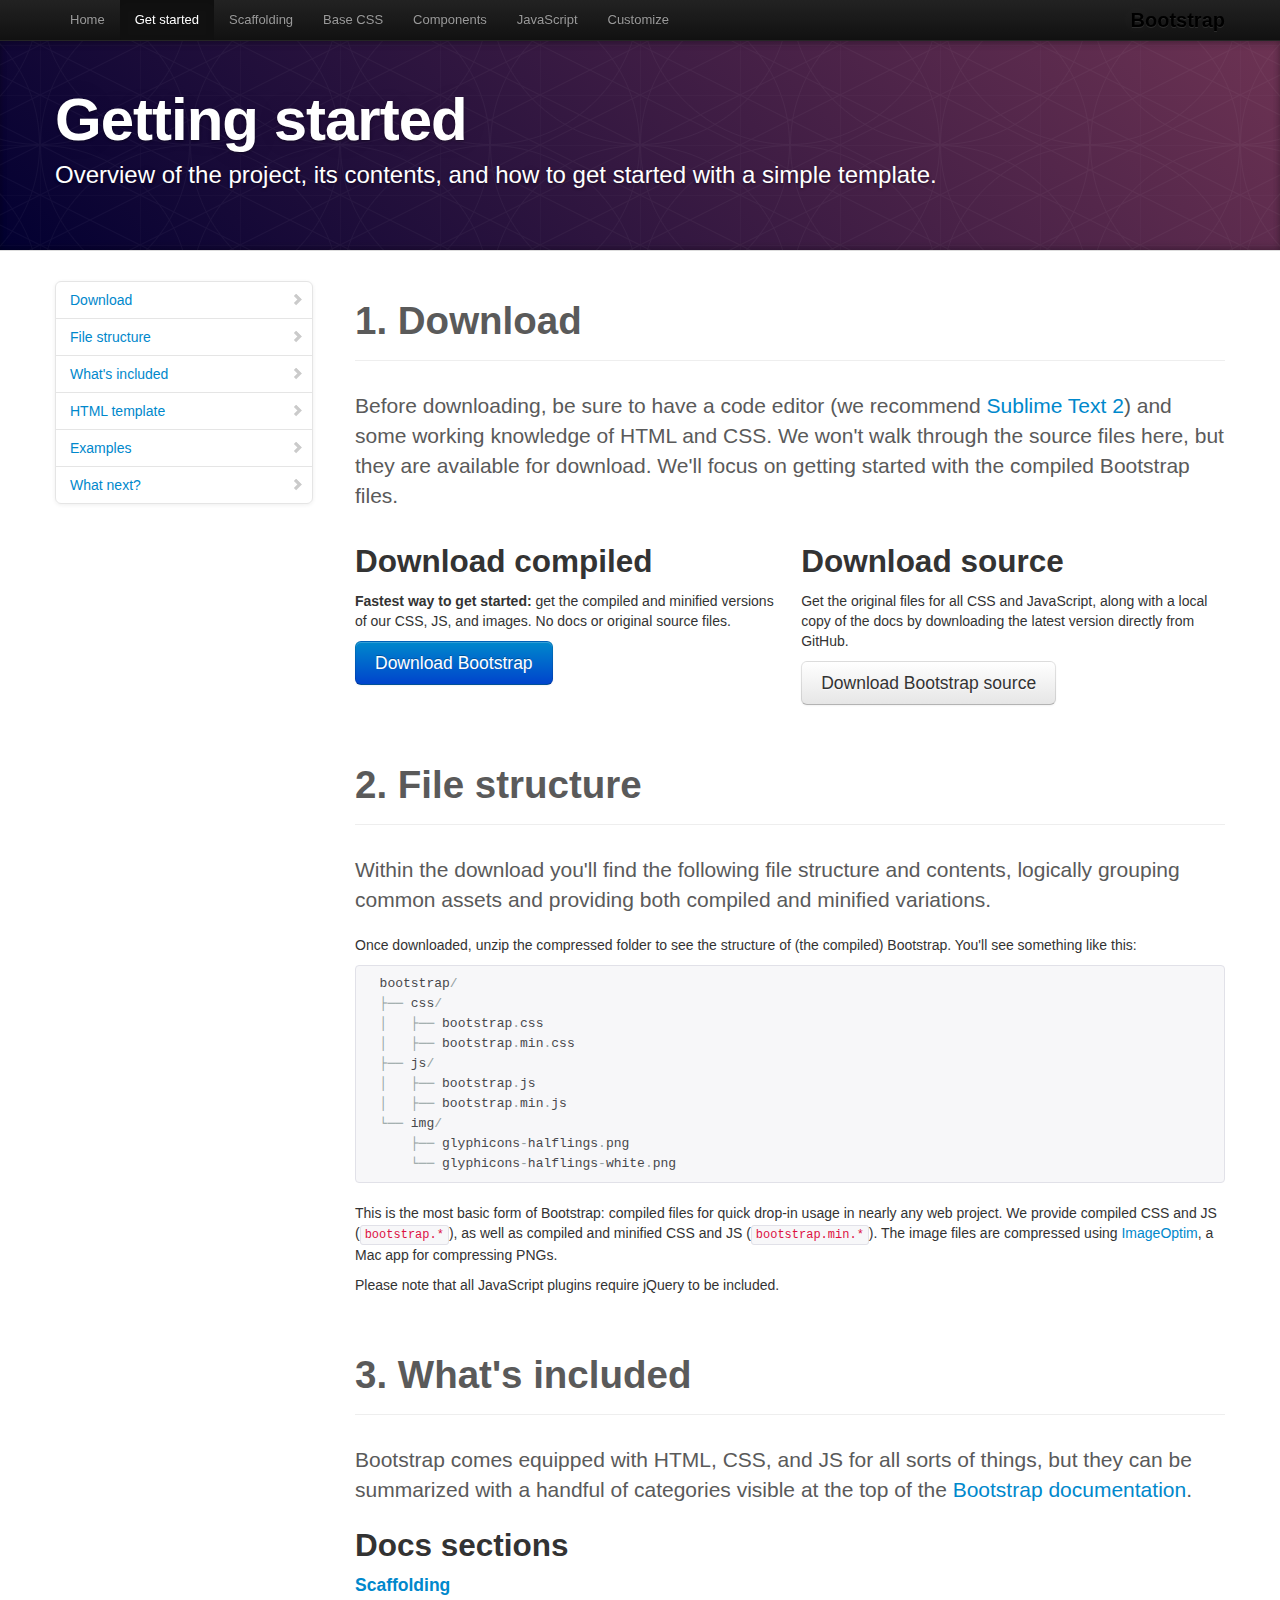
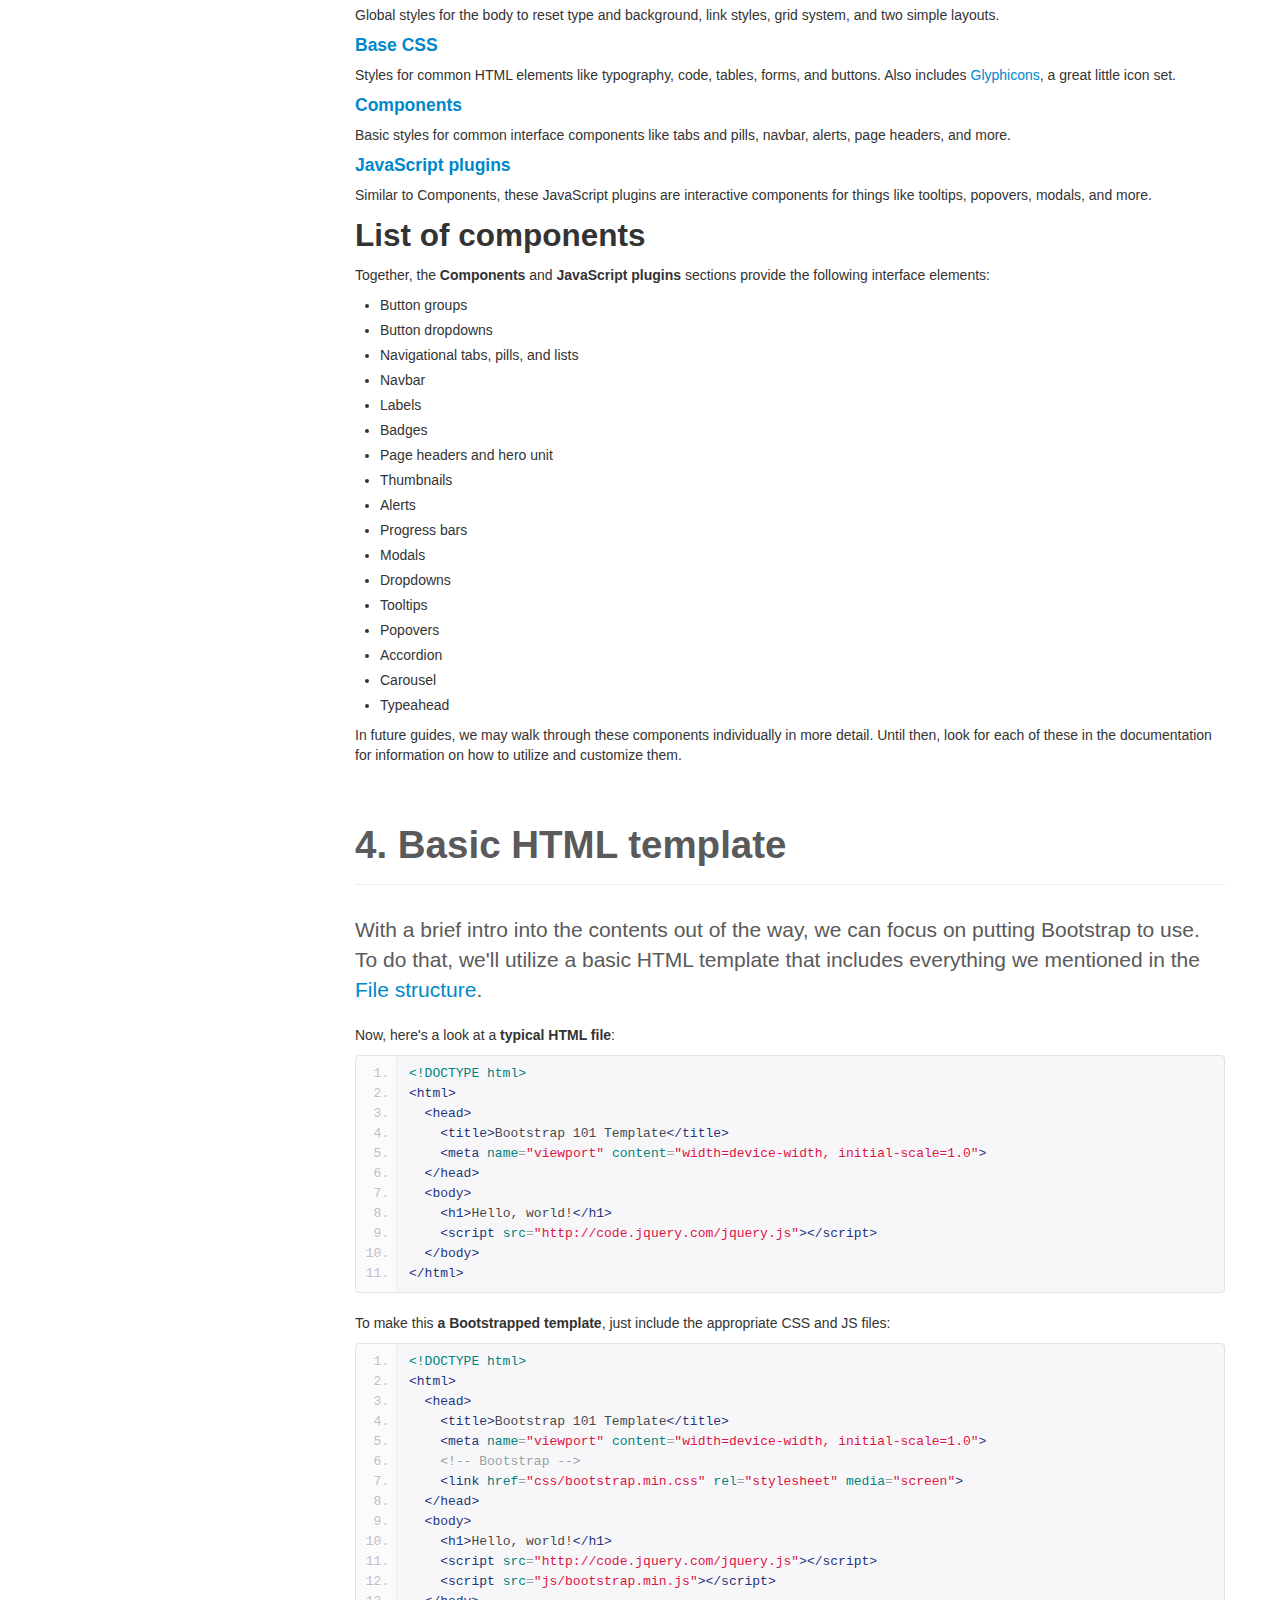
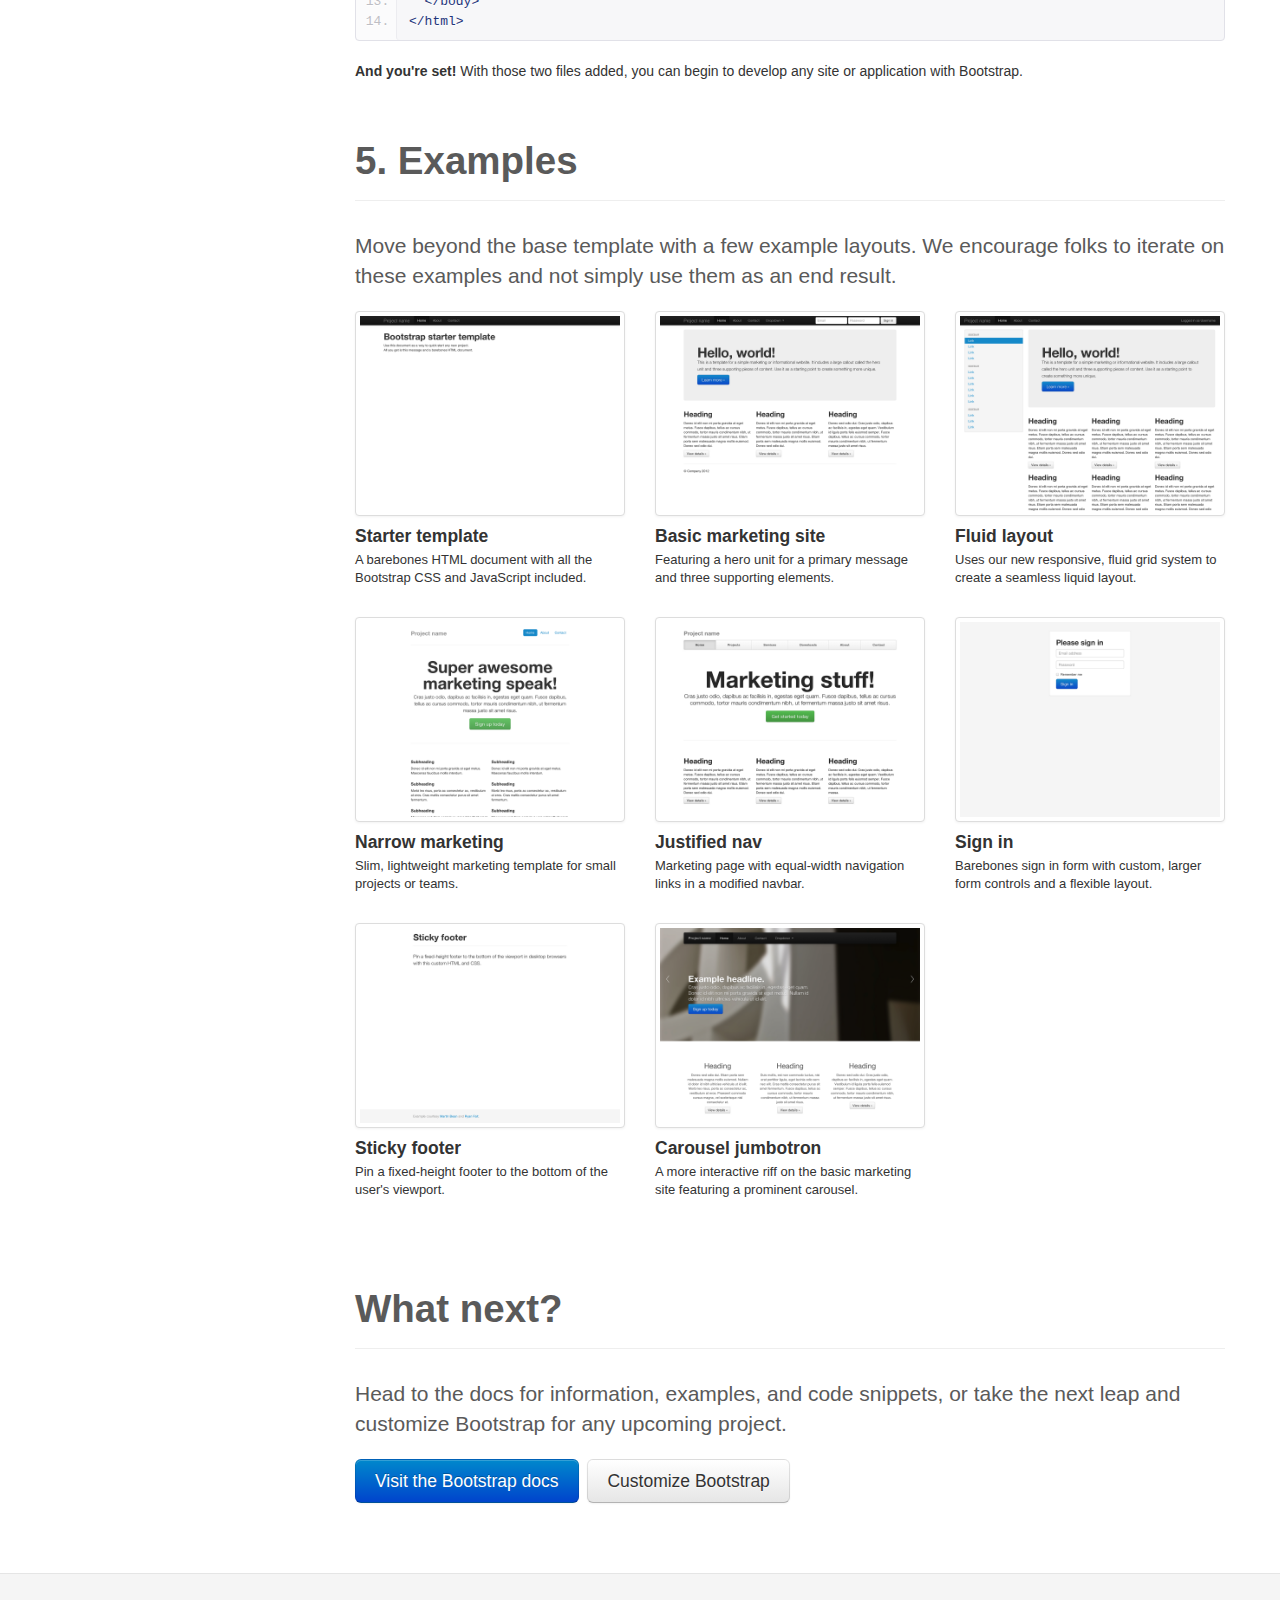
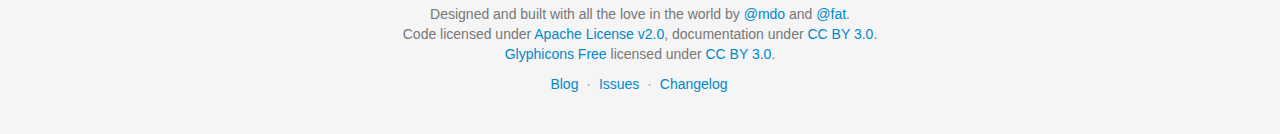
<file: Hackathon/twitter-bootstrap-v2/docs/getting-started.html>
<!DOCTYPE html>
<html lang="en">
  <head>
    <meta charset="utf-8">
    <title>Getting · Bootstrap</title>
    <meta name="viewport" content="width=device-width, initial-scale=1.0">
    <meta name="description" content="">
    <meta name="author" content="">

    <!-- Le styles -->
    <link href="assets/css/bootstrap.css" rel="stylesheet">
    <link href="assets/css/bootstrap-responsive.css" rel="stylesheet">
    <link href="assets/css/docs.css" rel="stylesheet">
    <link href="assets/js/google-code-prettify/prettify.css" rel="stylesheet">

    <!-- Le HTML5 shim, for IE6-8 support of HTML5 elements -->
    <!--[if lt IE 9]>
      <script src="assets/js/html5shiv.js"></script>
    <![endif]-->

    <!-- Le fav and touch icons -->
    <link rel="apple-touch-icon-precomposed" sizes="144x144" href="assets/ico/apple-touch-icon-144-precomposed.png">
    <link rel="apple-touch-icon-precomposed" sizes="114x114" href="assets/ico/apple-touch-icon-114-precomposed.png">
      <link rel="apple-touch-icon-precomposed" sizes="72x72" href="assets/ico/apple-touch-icon-72-precomposed.png">
                    <link rel="apple-touch-icon-precomposed" href="assets/ico/apple-touch-icon-57-precomposed.png">
                                   <link rel="shortcut icon" href="assets/ico/favicon.png">

  </head>

  <body data-spy="scroll" data-target=".bs-docs-sidebar">

    <!-- Navbar
    ================================================== -->
    <div class="navbar navbar-inverse navbar-fixed-top">
      <div class="navbar-inner">
        <div class="container">
          <button type="button" class="btn btn-navbar" data-toggle="collapse" data-target=".nav-collapse">
            <span class="icon-bar"></span>
            <span class="icon-bar"></span>
            <span class="icon-bar"></span>
          </button>
          <a class="brand" href="./index.html">Bootstrap</a>
          <div class="nav-collapse collapse">
            <ul class="nav">
              <li class="">
                <a href="./index.html">Home</a>
              </li>
              <li class="active">
                <a href="./getting-started.html">Get started</a>
              </li>
              <li class="">
                <a href="./scaffolding.html">Scaffolding</a>
              </li>
              <li class="">
                <a href="./base-css.html">Base CSS</a>
              </li>
              <li class="">
                <a href="./components.html">Components</a>
              </li>
              <li class="">
                <a href="./javascript.html">JavaScript</a>
              </li>
              <li class="">
                <a href="./customize.html">Customize</a>
              </li>
            </ul>
          </div>
        </div>
      </div>
    </div>

<!-- Subhead
================================================== -->
<header class="jumbotron subhead" id="overview">
  <div class="container">
    <h1>Getting started</h1>
    <p class="lead">Overview of the project, its contents, and how to get started with a simple template.</p>
  </div>
</header>


  <div class="container">

    <!-- Docs nav
    ================================================== -->
    <div class="row">
      <div class="span3 bs-docs-sidebar">
        <ul class="nav nav-list bs-docs-sidenav">
          <li><a href="#download-bootstrap"><i class="icon-chevron-right"></i> Download</a></li>
          <li><a href="#file-structure"><i class="icon-chevron-right"></i> File structure</a></li>
          <li><a href="#contents"><i class="icon-chevron-right"></i> What's included</a></li>
          <li><a href="#html-template"><i class="icon-chevron-right"></i> HTML template</a></li>
          <li><a href="#examples"><i class="icon-chevron-right"></i> Examples</a></li>
          <li><a href="#what-next"><i class="icon-chevron-right"></i> What next?</a></li>
        </ul>
      </div>
      <div class="span9">



        <!-- Download
        ================================================== -->
        <section id="download-bootstrap">
          <div class="page-header">
            <h1>1. Download</h1>
          </div>
          <p class="lead">Before downloading, be sure to have a code editor (we recommend <a href="http://sublimetext.com/2">Sublime Text 2</a>) and some working knowledge of HTML and CSS. We won't walk through the source files here, but they are available for download. We'll focus on getting started with the compiled Bootstrap files.</p>

          <div class="row-fluid">
            <div class="span6">
              <h2>Download compiled</h2>
              <p><strong>Fastest way to get started:</strong> get the compiled and minified versions of our CSS, JS, and images. No docs or original source files.</p>
              <p><a class="btn btn-large btn-primary" href="assets/bootstrap.zip" >Download Bootstrap</a></p>
            </div>
            <div class="span6">
              <h2>Download source</h2>
              <p>Get the original files for all CSS and JavaScript, along with a local copy of the docs by downloading the latest version directly from GitHub.</p>
              <p><a class="btn btn-large" href="https://github.com/twitter/bootstrap/zipball/master" >Download Bootstrap source</a></p>
            </div>
          </div>
        </section>



        <!-- File structure
        ================================================== -->
        <section id="file-structure">
          <div class="page-header">
            <h1>2. File structure</h1>
          </div>
          <p class="lead">Within the download you'll find the following file structure and contents, logically grouping common assets and providing both compiled and minified variations.</p>
          <p>Once downloaded, unzip the compressed folder to see the structure of (the compiled) Bootstrap. You'll see something like this:</p>
<pre class="prettyprint">
  bootstrap/
  ├── css/
  │   ├── bootstrap.css
  │   ├── bootstrap.min.css
  ├── js/
  │   ├── bootstrap.js
  │   ├── bootstrap.min.js
  └── img/
      ├── glyphicons-halflings.png
      └── glyphicons-halflings-white.png
</pre>
          <p>This is the most basic form of Bootstrap: compiled files for quick drop-in usage in nearly any web project. We provide compiled CSS and JS (<code>bootstrap.*</code>), as well as compiled and minified CSS and JS (<code>bootstrap.min.*</code>). The image files are compressed using <a href="http://imageoptim.com/">ImageOptim</a>, a Mac app for compressing PNGs.</p>
          <p>Please note that all JavaScript plugins require jQuery to be included.</p>
        </section>



        <!-- Contents
        ================================================== -->
        <section id="contents">
          <div class="page-header">
            <h1>3. What's included</h1>
          </div>
          <p class="lead">Bootstrap comes equipped with HTML, CSS, and JS for all sorts of things, but they can be summarized with a handful of categories visible at the top of the <a href="http://getbootstrap.com">Bootstrap documentation</a>.</p>

          <h2>Docs sections</h2>
          <h4><a href="http://twitter.github.com/bootstrap/scaffolding.html">Scaffolding</a></h4>
          <p>Global styles for the body to reset type and background, link styles, grid system, and two simple layouts.</p>
          <h4><a href="http://twitter.github.com/bootstrap/base-css.html">Base CSS</a></h4>
          <p>Styles for common HTML elements like typography, code, tables, forms, and buttons. Also includes <a href="http://glyphicons.com">Glyphicons</a>, a great little icon set.</p>
          <h4><a href="http://twitter.github.com/bootstrap/components.html">Components</a></h4>
          <p>Basic styles for common interface components like tabs and pills, navbar, alerts, page headers, and more.</p>
          <h4><a href="http://twitter.github.com/bootstrap/javascript.html">JavaScript plugins</a></h4>
          <p>Similar to Components, these JavaScript plugins are interactive components for things like tooltips, popovers, modals, and more.</p>

          <h2>List of components</h2>
          <p>Together, the <strong>Components</strong> and <strong>JavaScript plugins</strong> sections provide the following interface elements:</p>
          <ul>
            <li>Button groups</li>
            <li>Button dropdowns</li>
            <li>Navigational tabs, pills, and lists</li>
            <li>Navbar</li>
            <li>Labels</li>
            <li>Badges</li>
            <li>Page headers and hero unit</li>
            <li>Thumbnails</li>
            <li>Alerts</li>
            <li>Progress bars</li>
            <li>Modals</li>
            <li>Dropdowns</li>
            <li>Tooltips</li>
            <li>Popovers</li>
            <li>Accordion</li>
            <li>Carousel</li>
            <li>Typeahead</li>
          </ul>
          <p>In future guides, we may walk through these components individually in more detail. Until then, look for each of these in the documentation for information on how to utilize and customize them.</p>
        </section>



        <!-- HTML template
        ================================================== -->
        <section id="html-template">
          <div class="page-header">
            <h1>4. Basic HTML template</h1>
          </div>
          <p class="lead">With a brief intro into the contents out of the way, we can focus on putting Bootstrap to use. To do that, we'll utilize a basic HTML template that includes everything we mentioned in the <a href="./getting-started.html#file-structure">File structure</a>.</p>
          <p>Now, here's a look at a <strong>typical HTML file</strong>:</p>
<pre class="prettyprint linenums">
&lt;!DOCTYPE html&gt;
&lt;html&gt;
  &lt;head&gt;
    &lt;title&gt;Bootstrap 101 Template&lt;/title&gt;
    &lt;meta name="viewport" content="width=device-width, initial-scale=1.0"&gt;
  &lt;/head&gt;
  &lt;body&gt;
    &lt;h1&gt;Hello, world!&lt;/h1&gt;
    &lt;script src="http://code.jquery.com/jquery.js"&gt;&lt;/script&gt;
  &lt;/body&gt;
&lt;/html&gt;
</pre>
          <p>To make this <strong>a Bootstrapped template</strong>, just include the appropriate CSS and JS files:</p>
<pre class="prettyprint linenums">
&lt;!DOCTYPE html&gt;
&lt;html&gt;
  &lt;head&gt;
    &lt;title&gt;Bootstrap 101 Template&lt;/title&gt;
    &lt;meta name="viewport" content="width=device-width, initial-scale=1.0"&gt;
    &lt;!-- Bootstrap --&gt;
    &lt;link href="css/bootstrap.min.css" rel="stylesheet" media="screen"&gt;
  &lt;/head&gt;
  &lt;body&gt;
    &lt;h1&gt;Hello, world!&lt;/h1&gt;
    &lt;script src="http://code.jquery.com/jquery.js"&gt;&lt;/script&gt;
    &lt;script src="js/bootstrap.min.js"&gt;&lt;/script&gt;
  &lt;/body&gt;
&lt;/html&gt;
</pre>
          <p><strong>And you're set!</strong> With those two files added, you can begin to develop any site or application with Bootstrap.</p>
        </section>



        <!-- Examples
        ================================================== -->
        <section id="examples">
          <div class="page-header">
            <h1>5. Examples</h1>
          </div>
          <p class="lead">Move beyond the base template with a few example layouts. We encourage folks to iterate on these examples and not simply use them as an end result.</p>
          <ul class="thumbnails bootstrap-examples">
            <li class="span3">
              <a class="thumbnail" href="examples/starter-template.html">
                <img src="assets/img/examples/bootstrap-example-starter.png" alt="">
              </a>
              <h4>Starter template</h4>
              <p>A barebones HTML document with all the Bootstrap CSS and JavaScript included.</p>
            </li>
            <li class="span3">
              <a class="thumbnail" href="examples/hero.html">
                <img src="assets/img/examples/bootstrap-example-marketing.png" alt="">
              </a>
              <h4>Basic marketing site</h4>
              <p>Featuring a hero unit for a primary message and three supporting elements.</p>
            </li>
            <li class="span3">
              <a class="thumbnail" href="examples/fluid.html">
                <img src="assets/img/examples/bootstrap-example-fluid.png" alt="">
              </a>
              <h4>Fluid layout</h4>
              <p>Uses our new responsive, fluid grid system to create a seamless liquid layout.</p>
            </li>

            <li class="span3">
              <a class="thumbnail" href="examples/marketing-narrow.html">
                <img src="assets/img/examples/bootstrap-example-marketing-narrow.png" alt="">
              </a>
              <h4>Narrow marketing</h4>
              <p>Slim, lightweight marketing template for small projects or teams.</p>
            </li>
            <li class="span3">
              <a class="thumbnail" href="examples/justified-nav.html">
                <img src="assets/img/examples/bootstrap-example-justified-nav.png" alt="">
              </a>
              <h4>Justified nav</h4>
              <p>Marketing page with equal-width navigation links in a modified navbar.</p>
            </li>
            <li class="span3">
              <a class="thumbnail" href="examples/signin.html">
                <img src="assets/img/examples/bootstrap-example-signin.png" alt="">
              </a>
              <h4>Sign in</h4>
              <p>Barebones sign in form with custom, larger form controls and a flexible layout.</p>
            </li>

            <li class="span3">
              <a class="thumbnail" href="examples/sticky-footer.html">
                <img src="assets/img/examples/bootstrap-example-sticky-footer.png" alt="">
              </a>
              <h4>Sticky footer</h4>
              <p>Pin a fixed-height footer to the bottom of the user's viewport.</p>
            </li>
            <li class="span3">
              <a class="thumbnail" href="examples/carousel.html">
                <img src="assets/img/examples/bootstrap-example-carousel.png" alt="">
              </a>
              <h4>Carousel jumbotron</h4>
              <p>A more interactive riff on the basic marketing site featuring a prominent carousel.</p>
            </li>
          </ul>
        </section>




        <!-- Next
        ================================================== -->
        <section id="what-next">
          <div class="page-header">
            <h1>What next?</h1>
          </div>
          <p class="lead">Head to the docs for information, examples, and code snippets, or take the next leap and customize Bootstrap for any upcoming project.</p>
          <a class="btn btn-large btn-primary" href="./scaffolding.html" >Visit the Bootstrap docs</a>
          <a class="btn btn-large" href="./customize.html" style="margin-left: 5px;" >Customize Bootstrap</a>
        </section>




      </div>
    </div>

  </div>



    <!-- Footer
    ================================================== -->
    <footer class="footer">
      <div class="container">
        <p>Designed and built with all the love in the world by <a href="http://twitter.com/mdo" target="_blank">@mdo</a> and <a href="http://twitter.com/fat" target="_blank">@fat</a>.</p>
        <p>Code licensed under <a href="http://www.apache.org/licenses/LICENSE-2.0" target="_blank">Apache License v2.0</a>, documentation under <a href="http://creativecommons.org/licenses/by/3.0/">CC BY 3.0</a>.</p>
        <p><a href="http://glyphicons.com">Glyphicons Free</a> licensed under <a href="http://creativecommons.org/licenses/by/3.0/">CC BY 3.0</a>.</p>
        <ul class="footer-links">
          <li><a href="http://blog.getbootstrap.com">Blog</a></li>
          <li class="muted">&middot;</li>
          <li><a href="https://github.com/twitter/bootstrap/issues?state=open">Issues</a></li>
          <li class="muted">&middot;</li>
          <li><a href="https://github.com/twitter/bootstrap/blob/master/CHANGELOG.md">Changelog</a></li>
        </ul>
      </div>
    </footer>



    <!-- Le javascript
    ================================================== -->
    <!-- Placed at the end of the document so the pages load faster -->
    <script type="text/javascript" src="http://platform.twitter.com/widgets.js"></script>
    <script src="assets/js/jquery.js"></script>
    <script src="assets/js/bootstrap-transition.js"></script>
    <script src="assets/js/bootstrap-alert.js"></script>
    <script src="assets/js/bootstrap-modal.js"></script>
    <script src="assets/js/bootstrap-dropdown.js"></script>
    <script src="assets/js/bootstrap-scrollspy.js"></script>
    <script src="assets/js/bootstrap-tab.js"></script>
    <script src="assets/js/bootstrap-tooltip.js"></script>
    <script src="assets/js/bootstrap-popover.js"></script>
    <script src="assets/js/bootstrap-button.js"></script>
    <script src="assets/js/bootstrap-collapse.js"></script>
    <script src="assets/js/bootstrap-carousel.js"></script>
    <script src="assets/js/bootstrap-typeahead.js"></script>
    <script src="assets/js/bootstrap-affix.js"></script>

    <script src="assets/js/holder/holder.js"></script>
    <script src="assets/js/google-code-prettify/prettify.js"></script>

    <script src="assets/js/application.js"></script>



  </body>
</html>
</file>
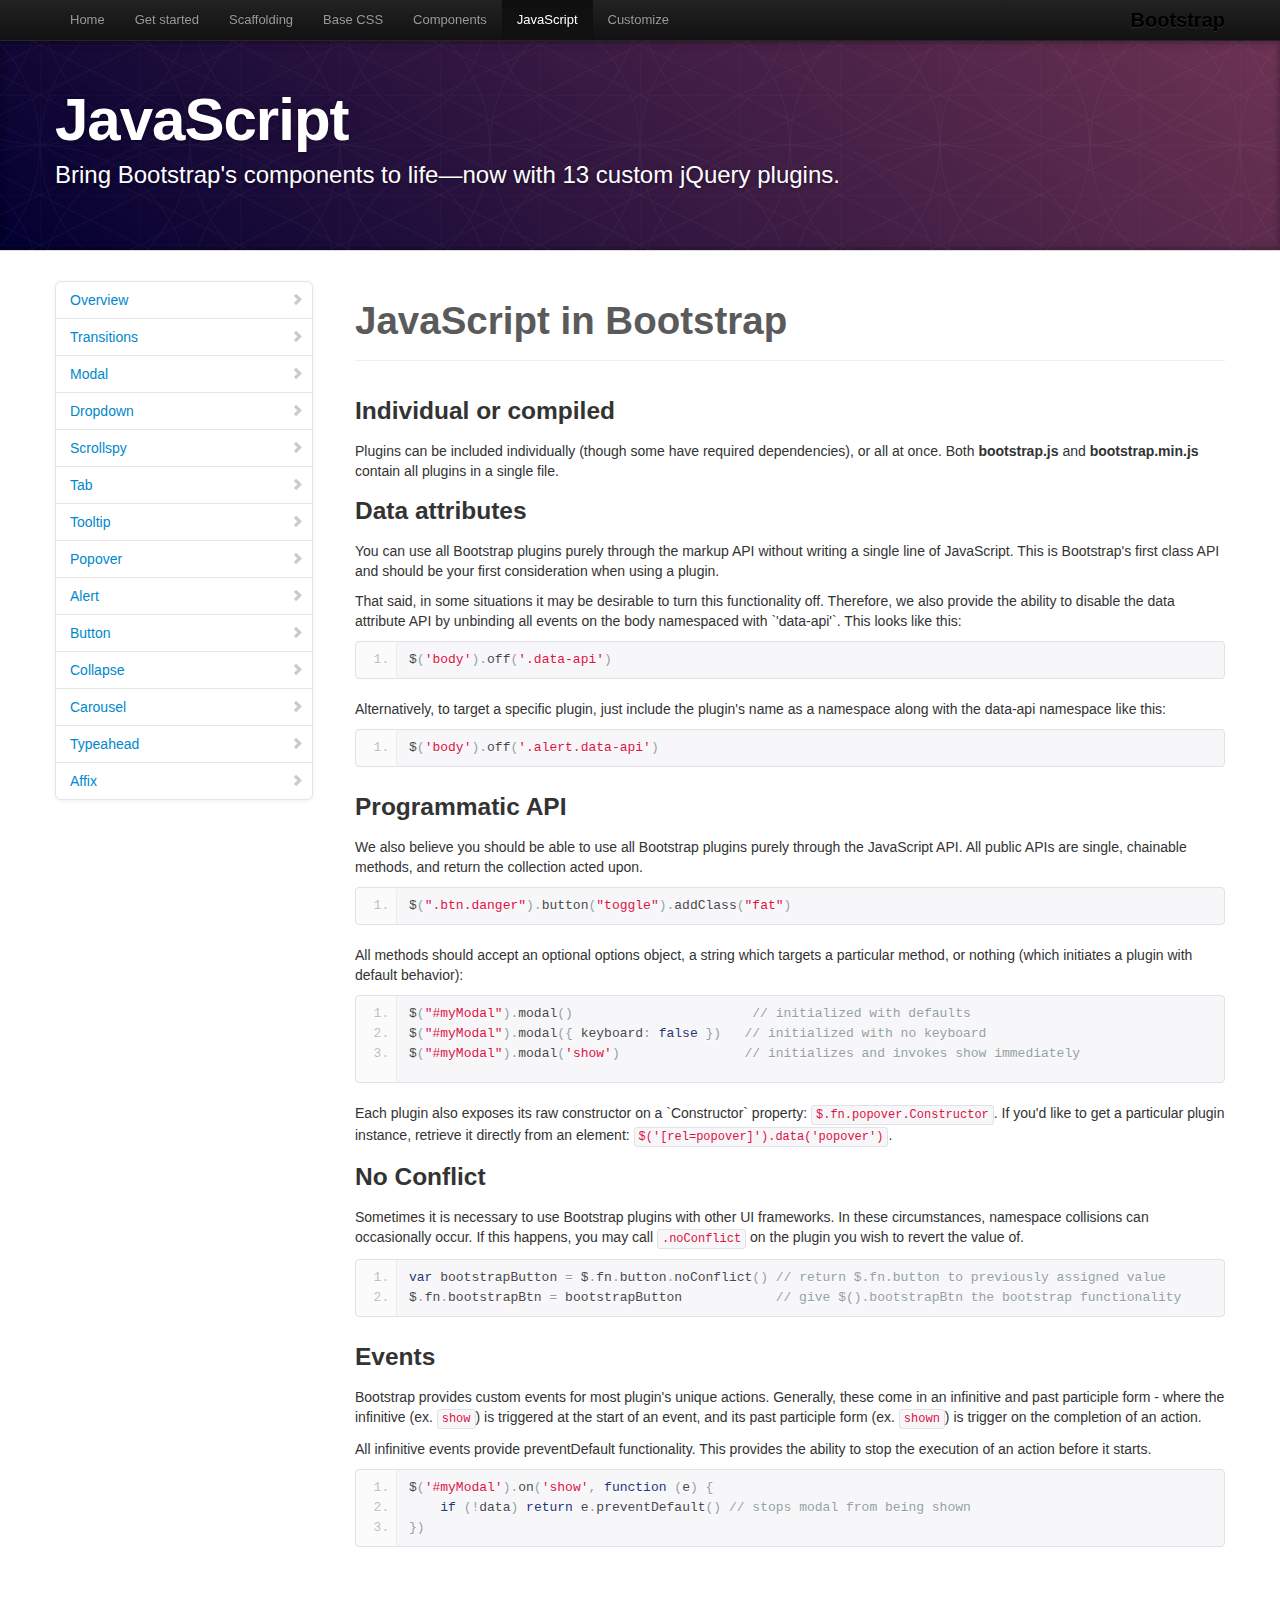
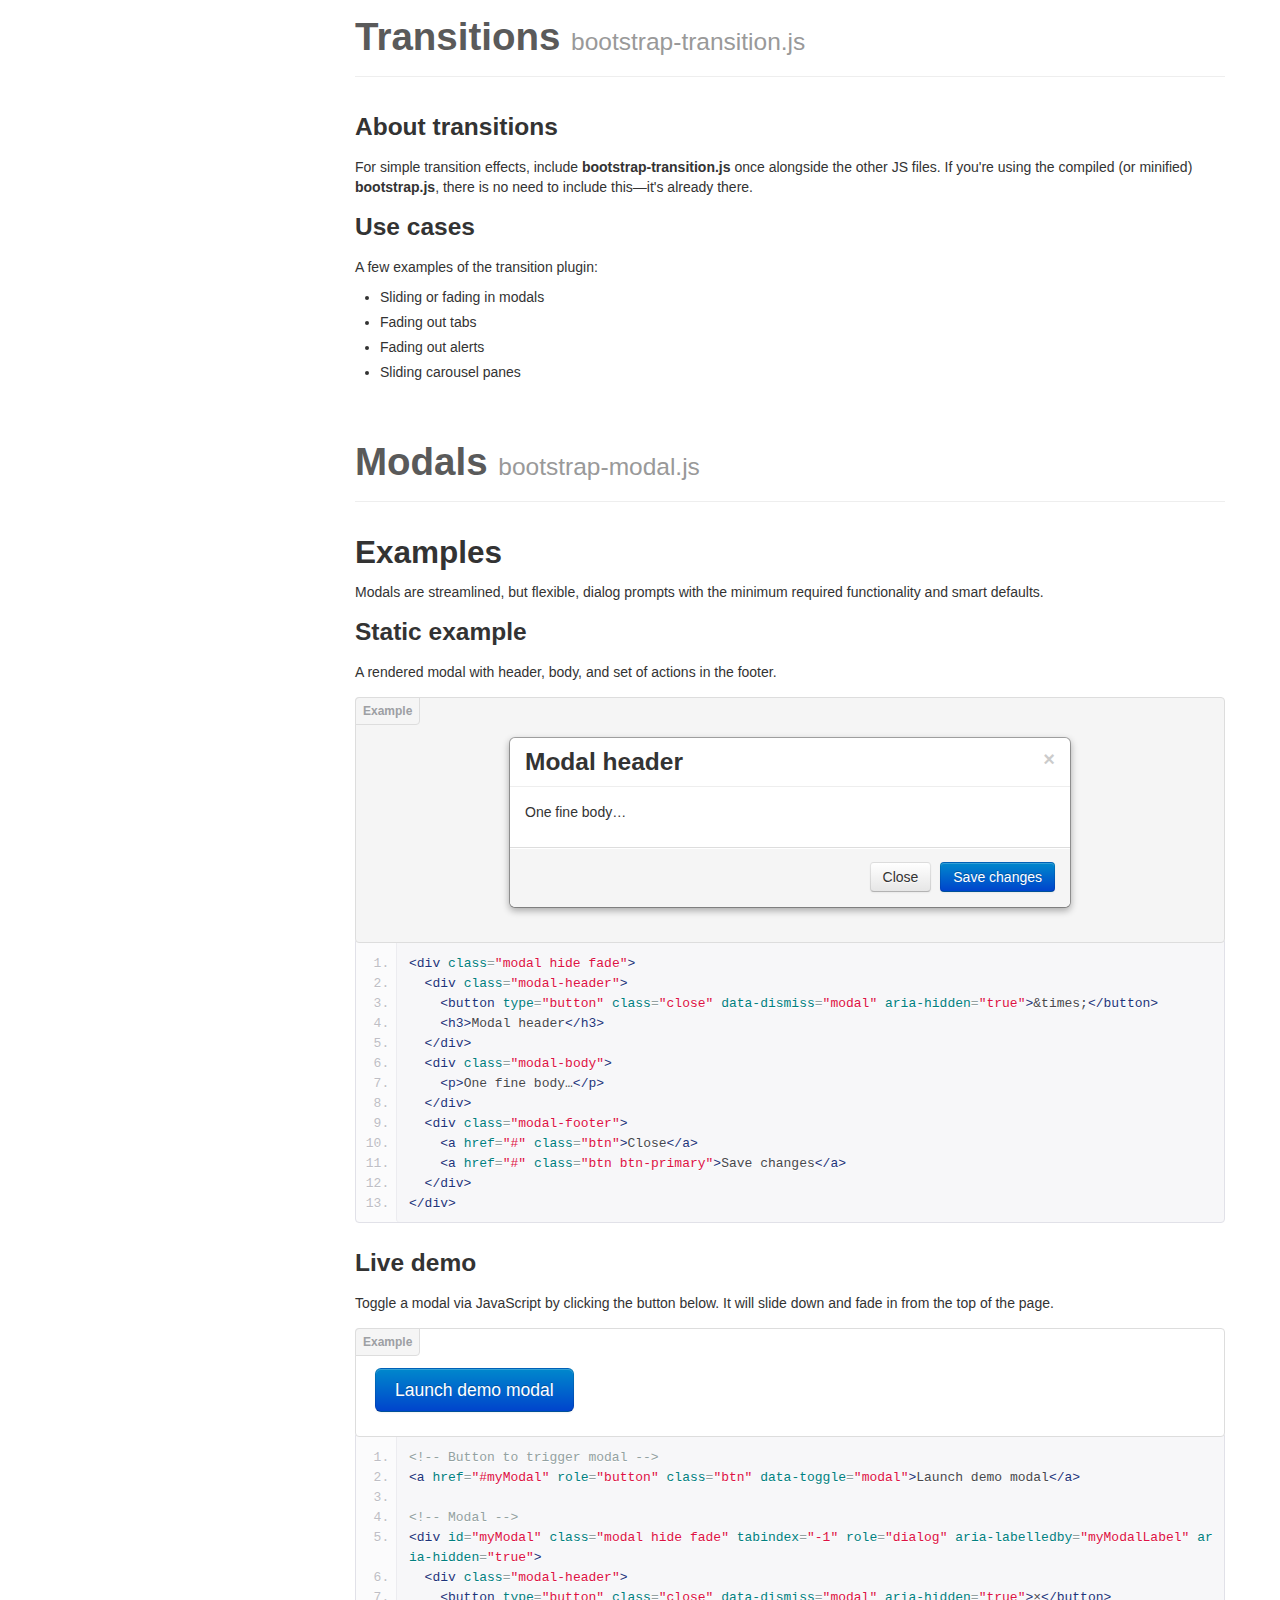
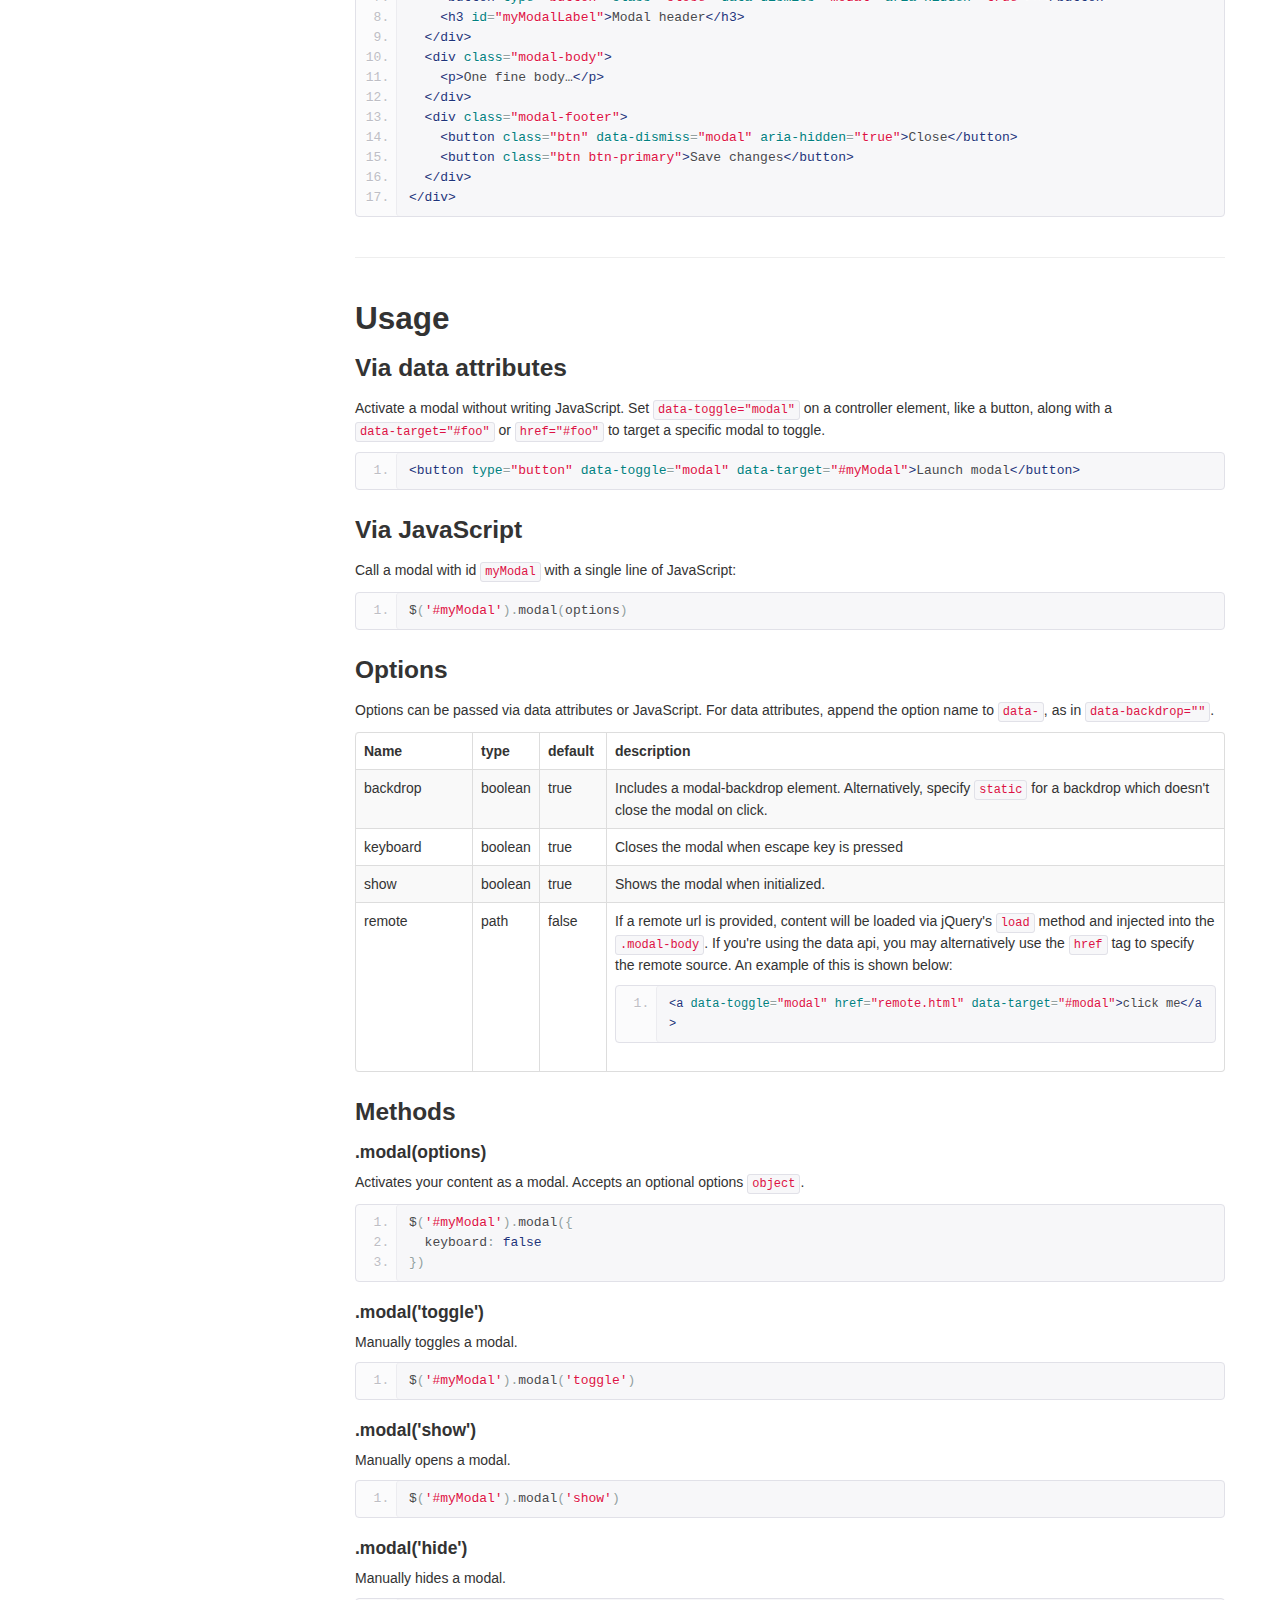
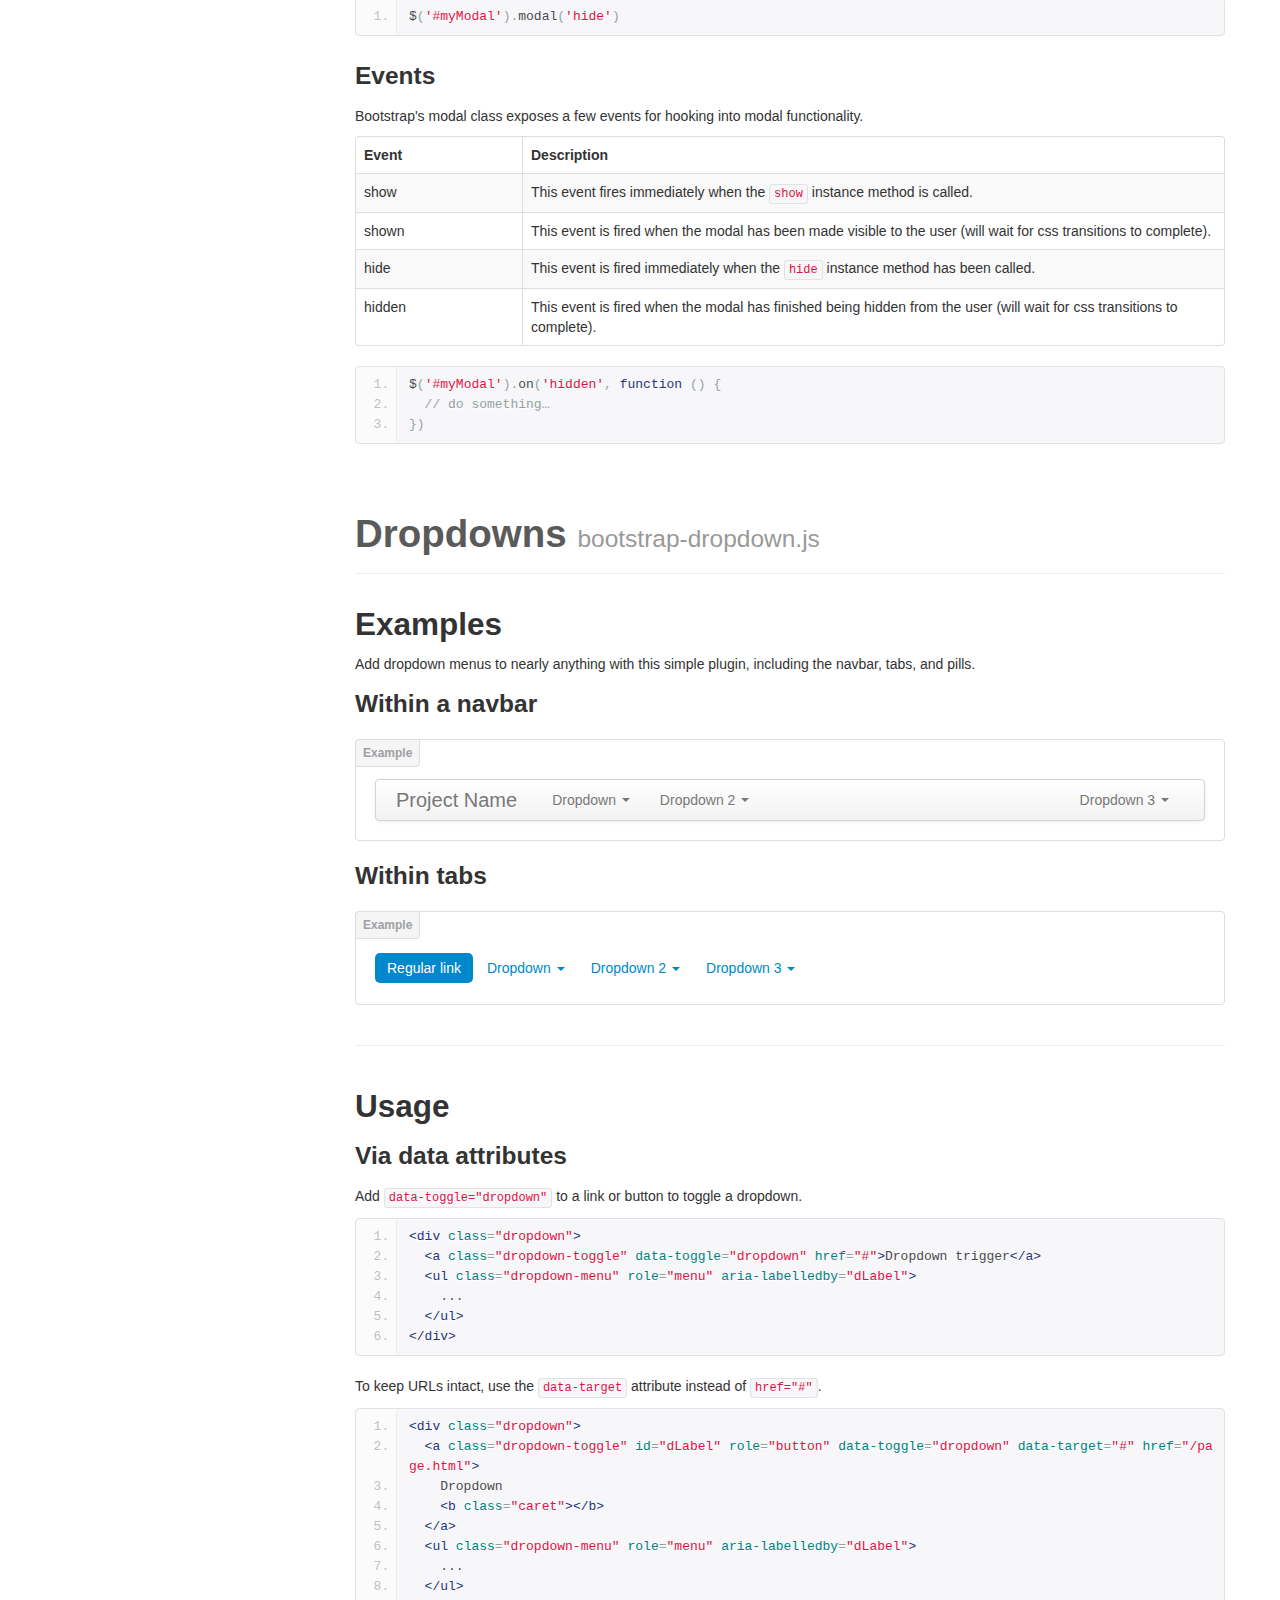
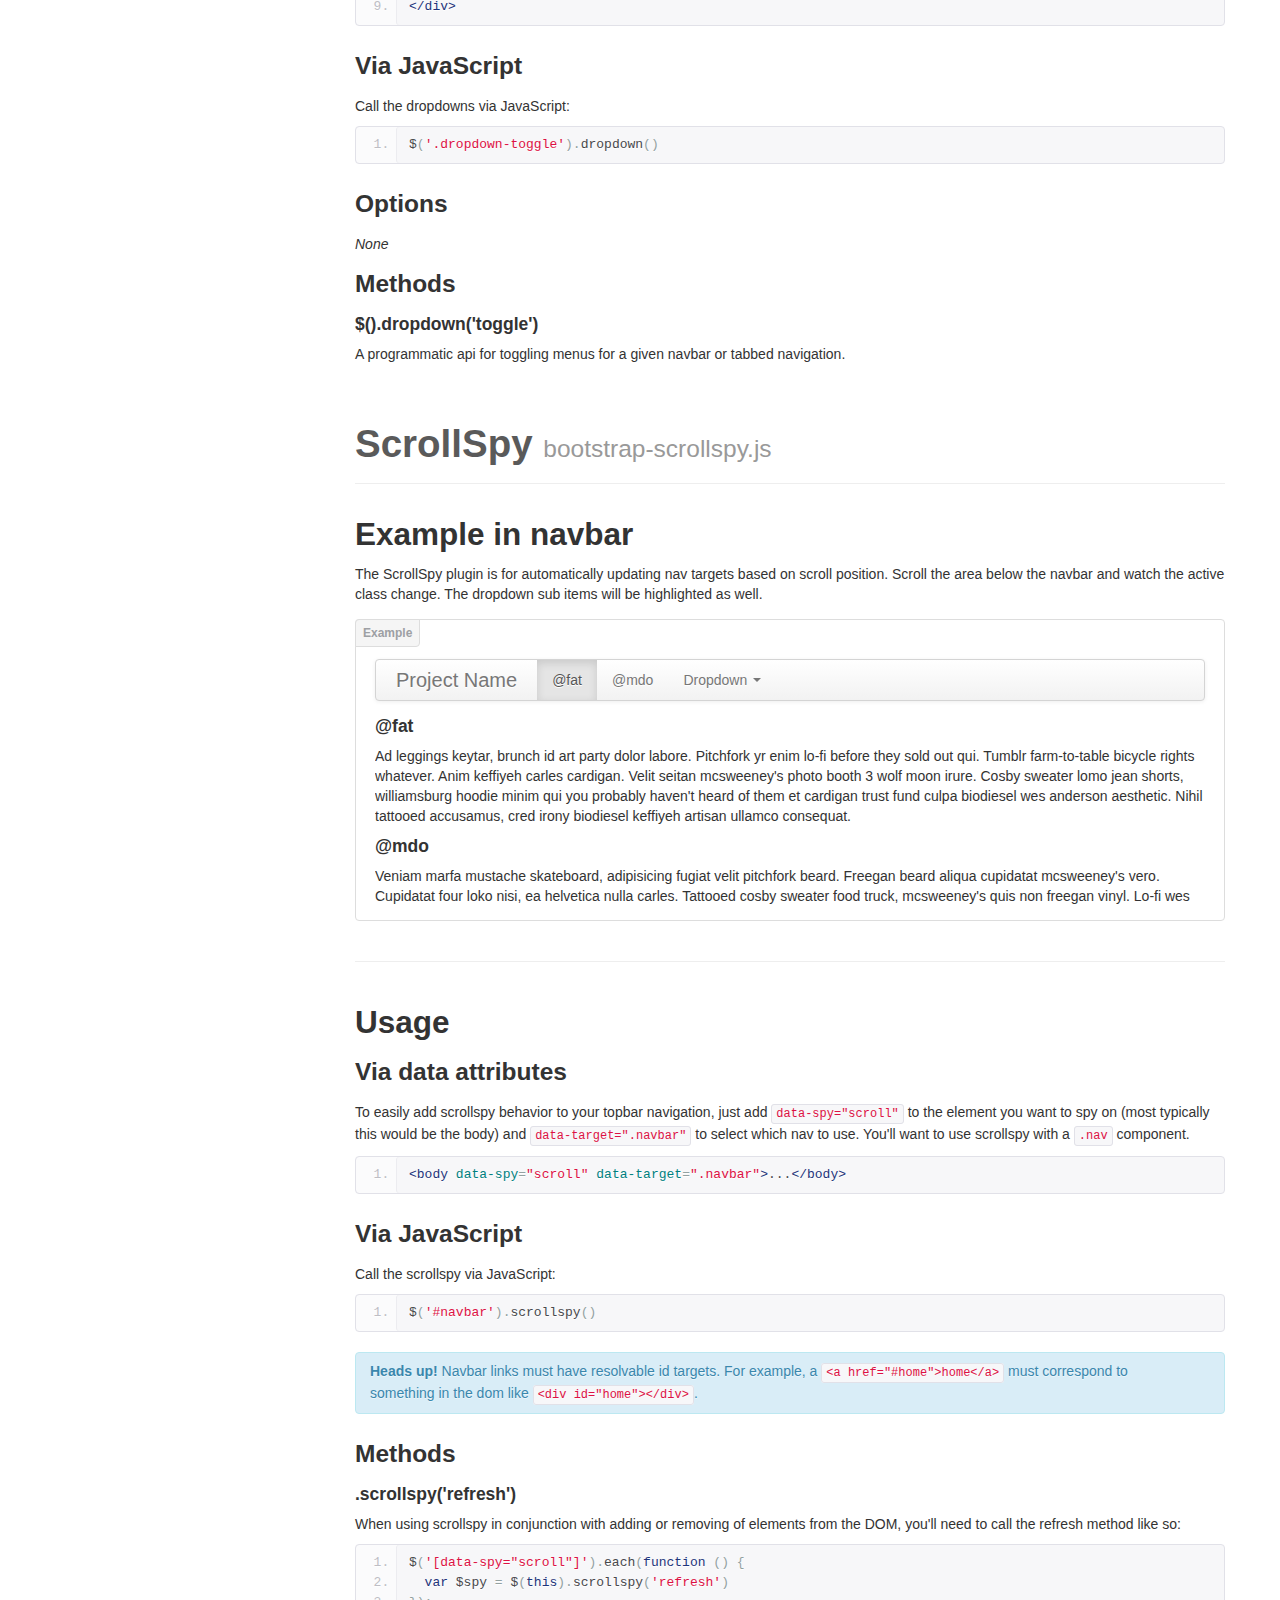
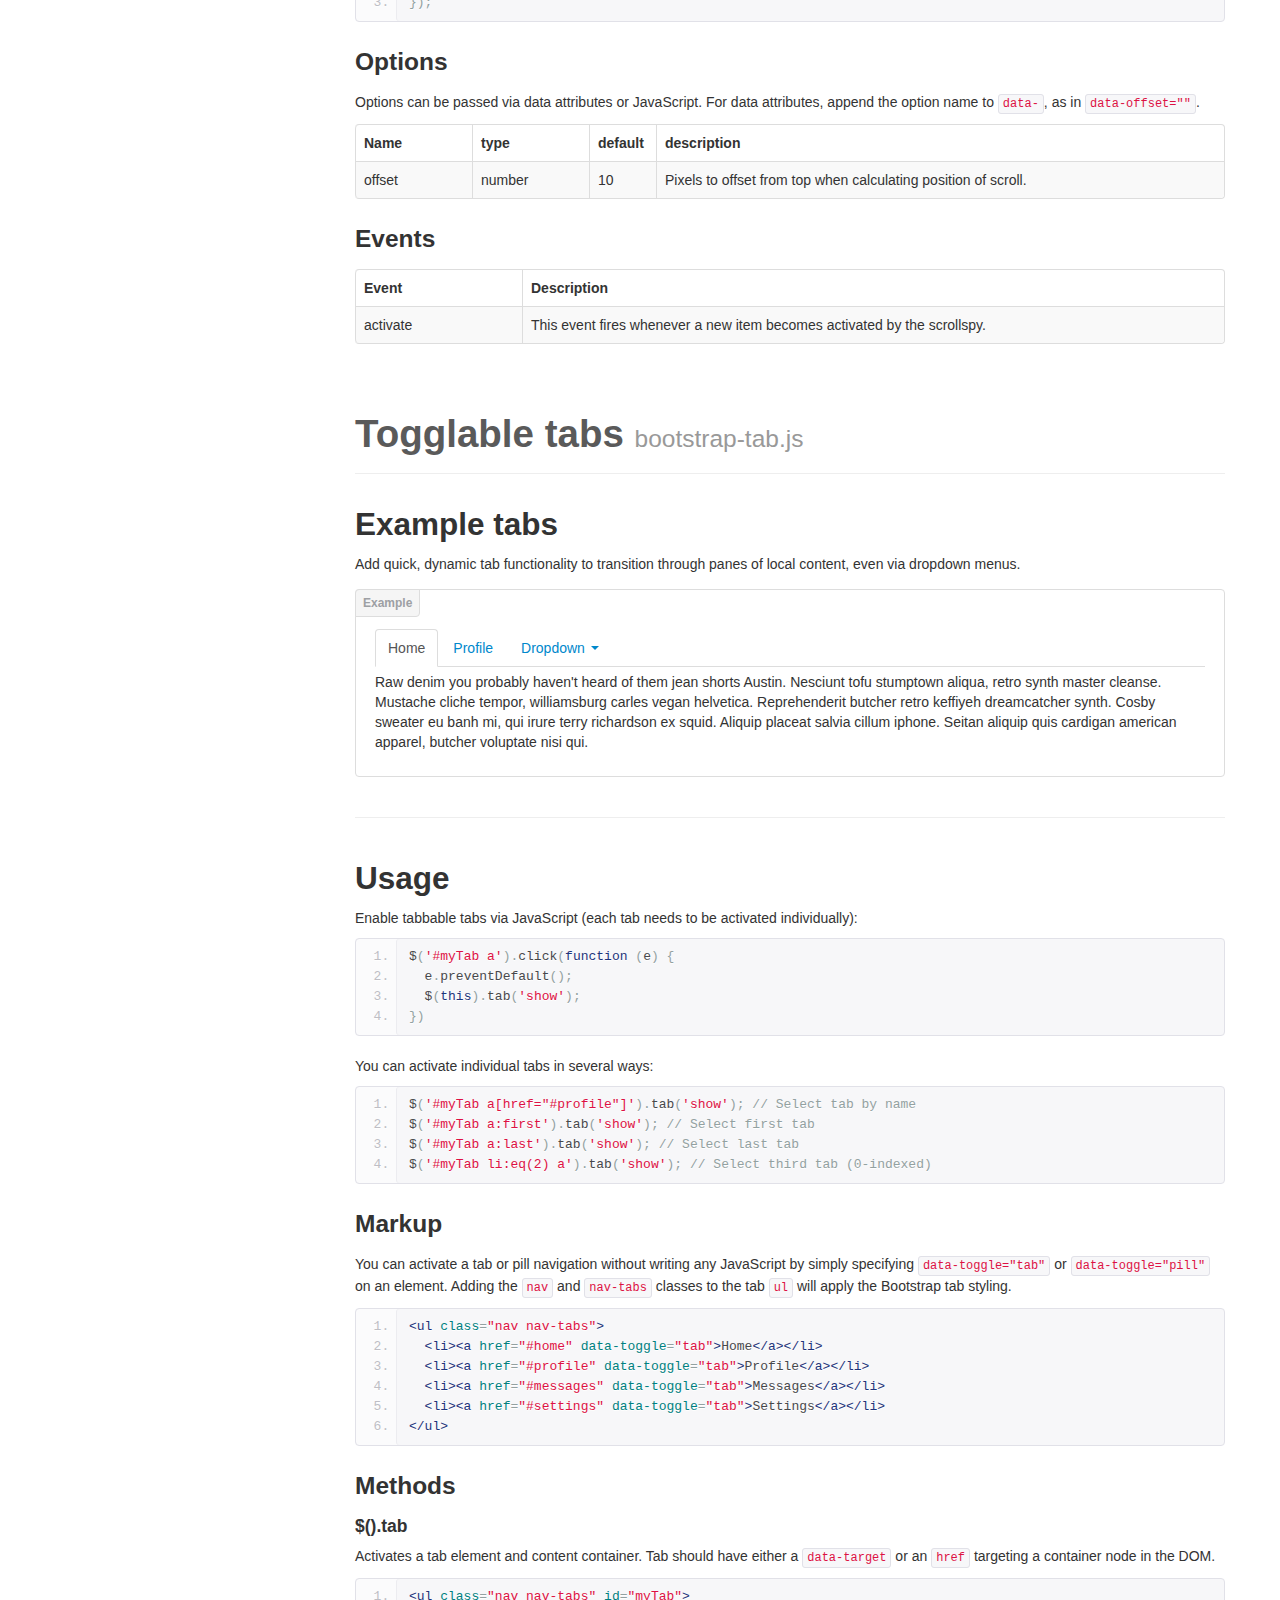
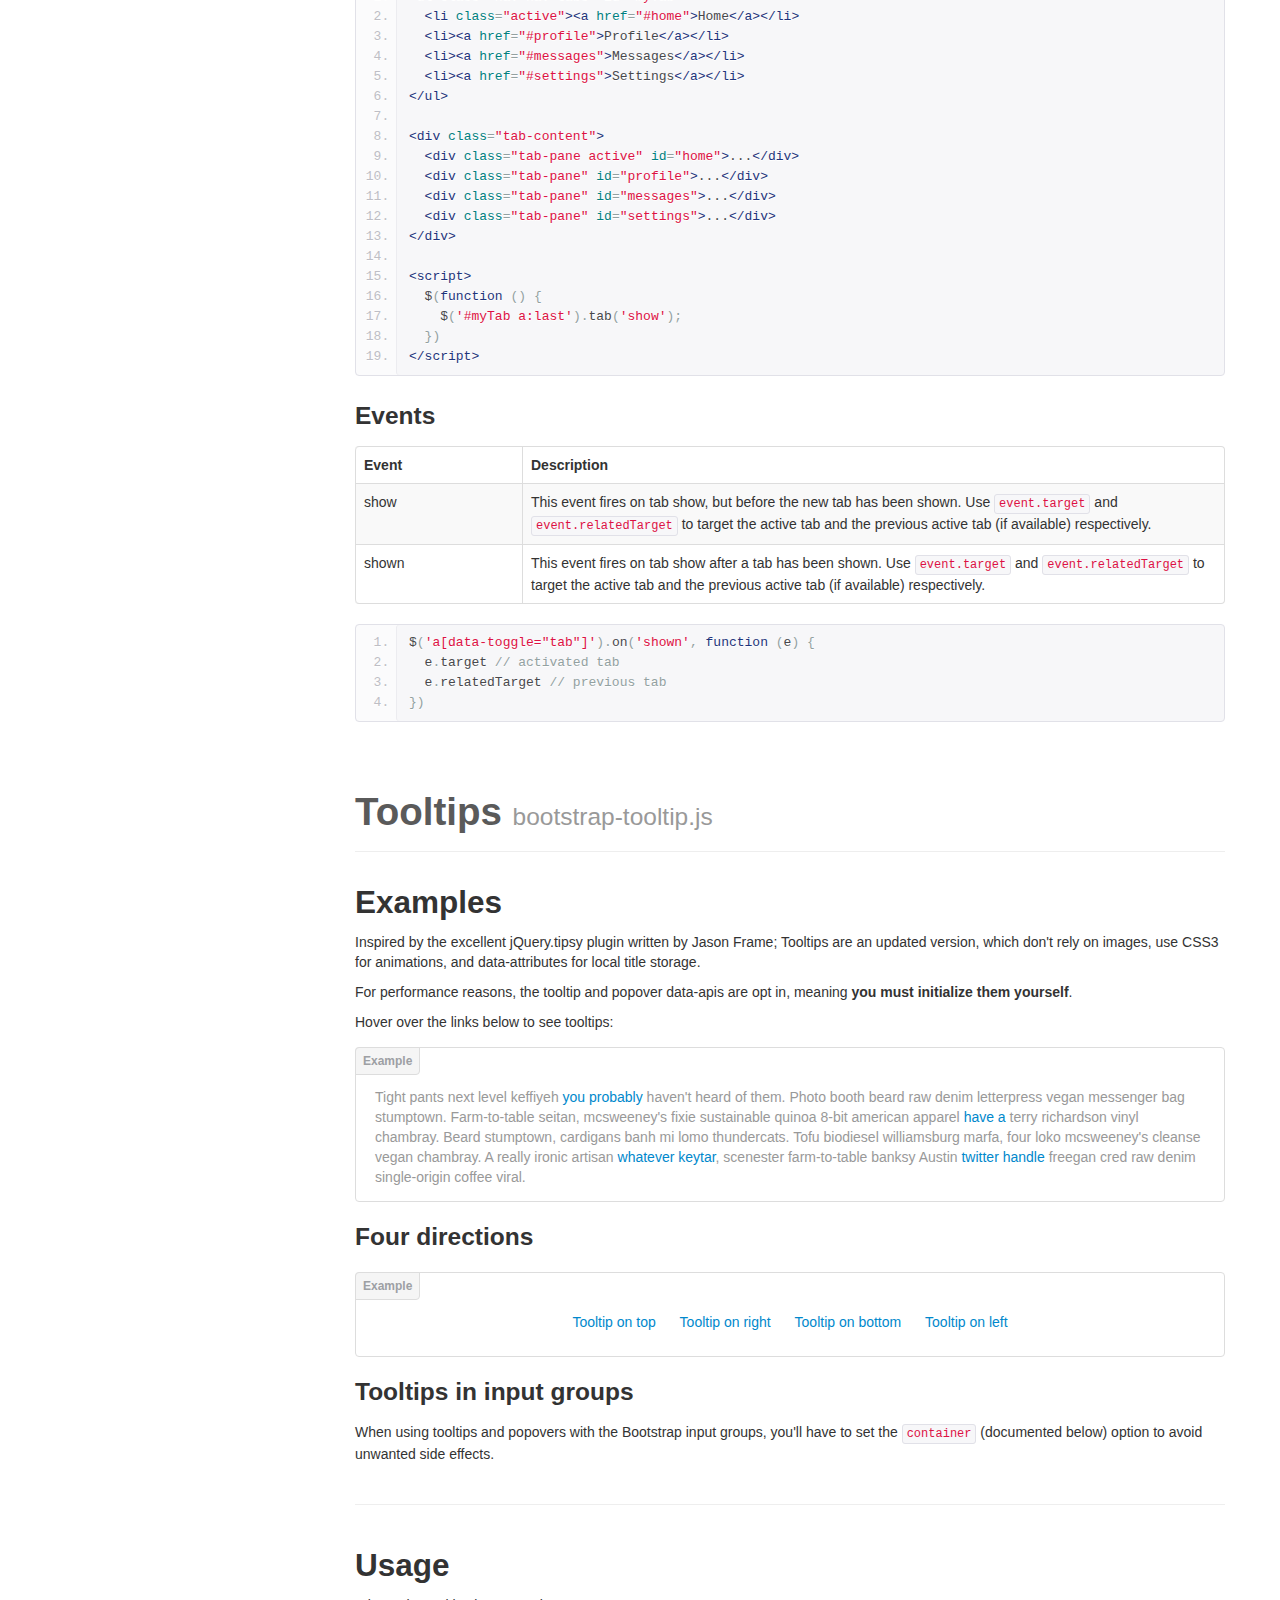
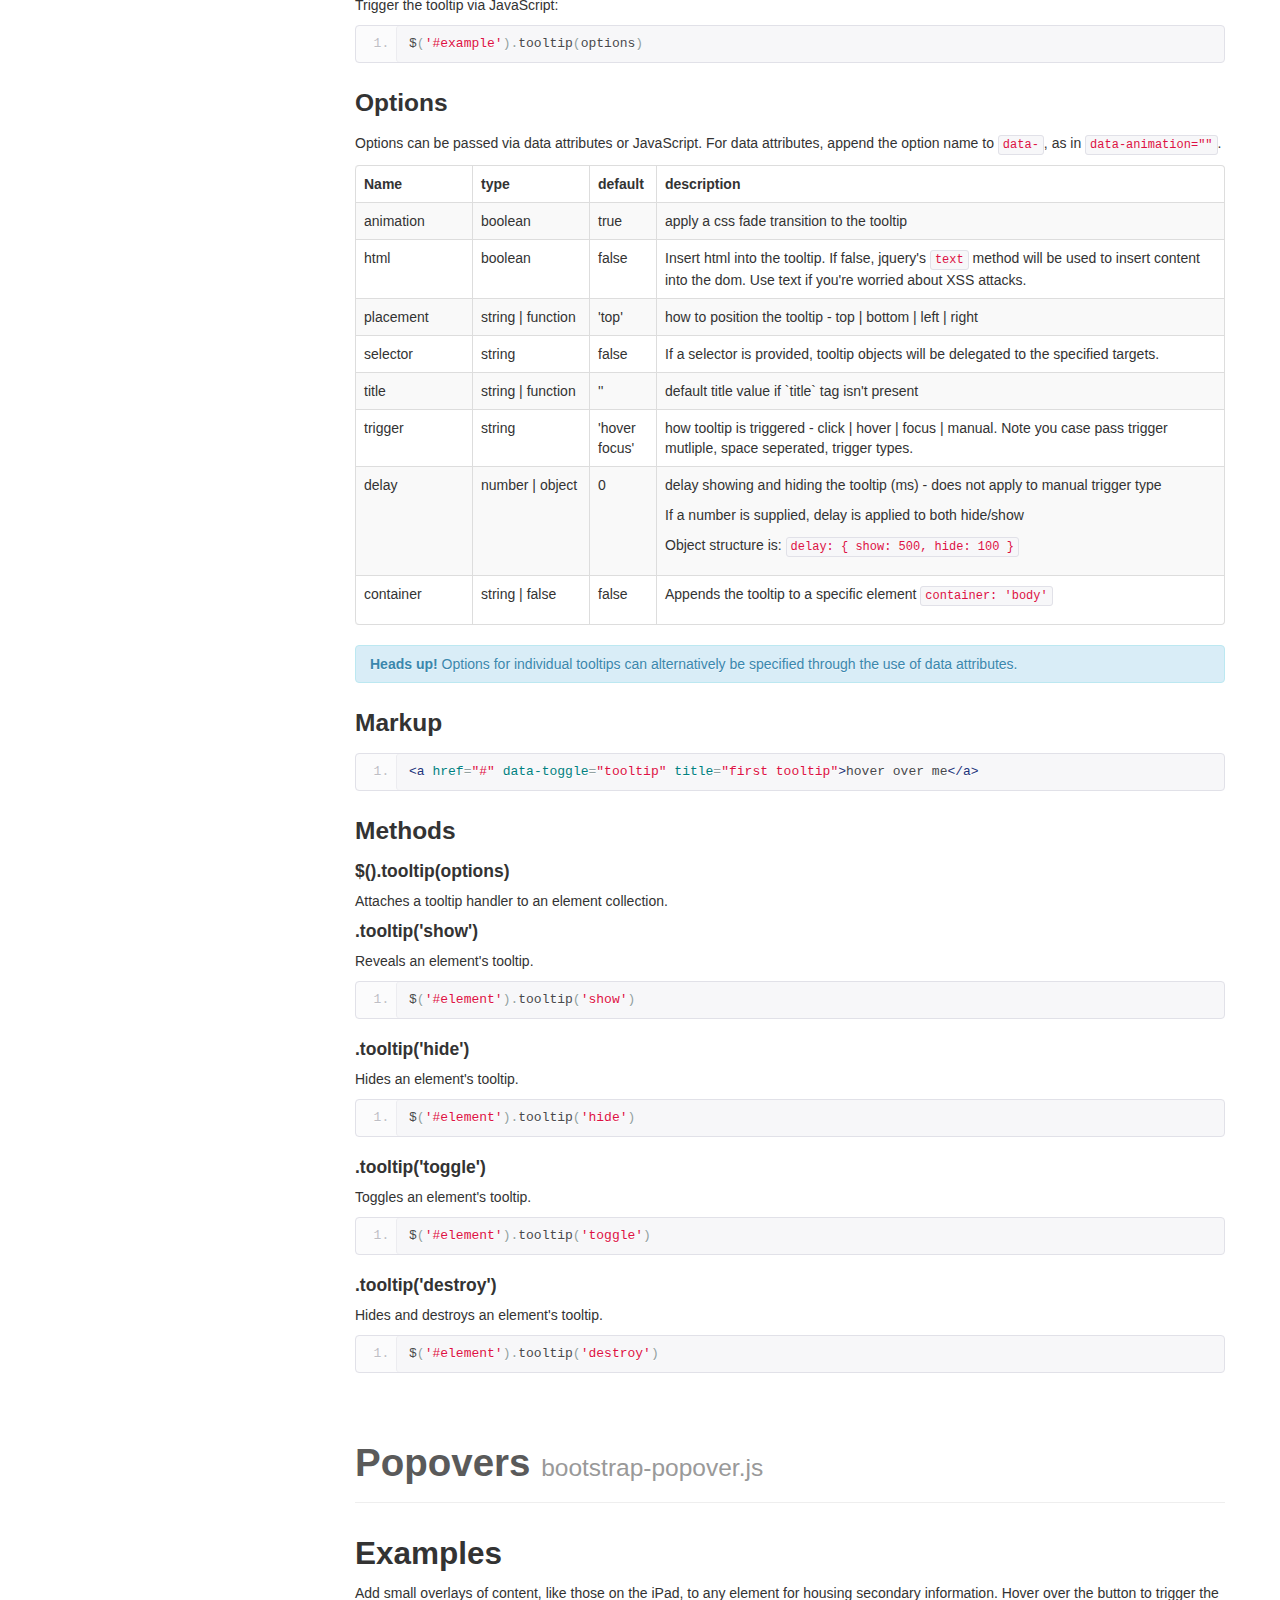
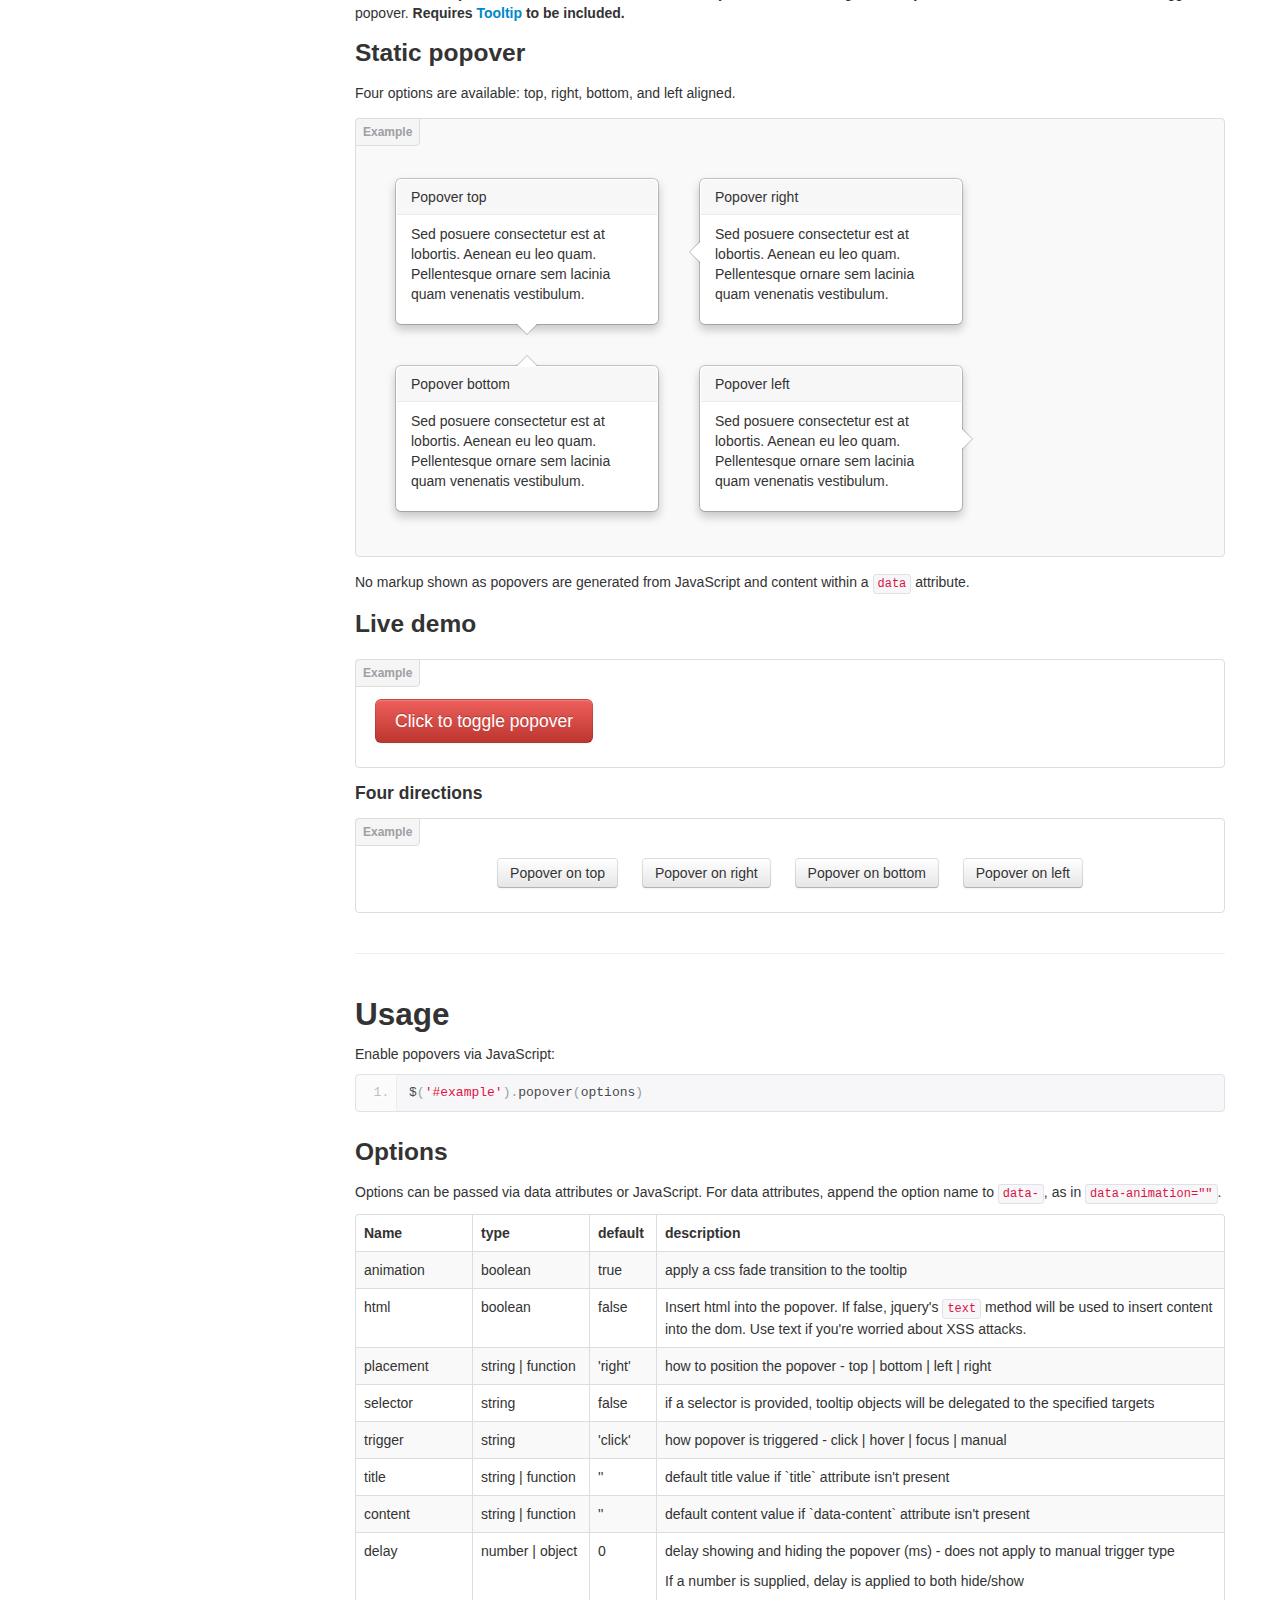
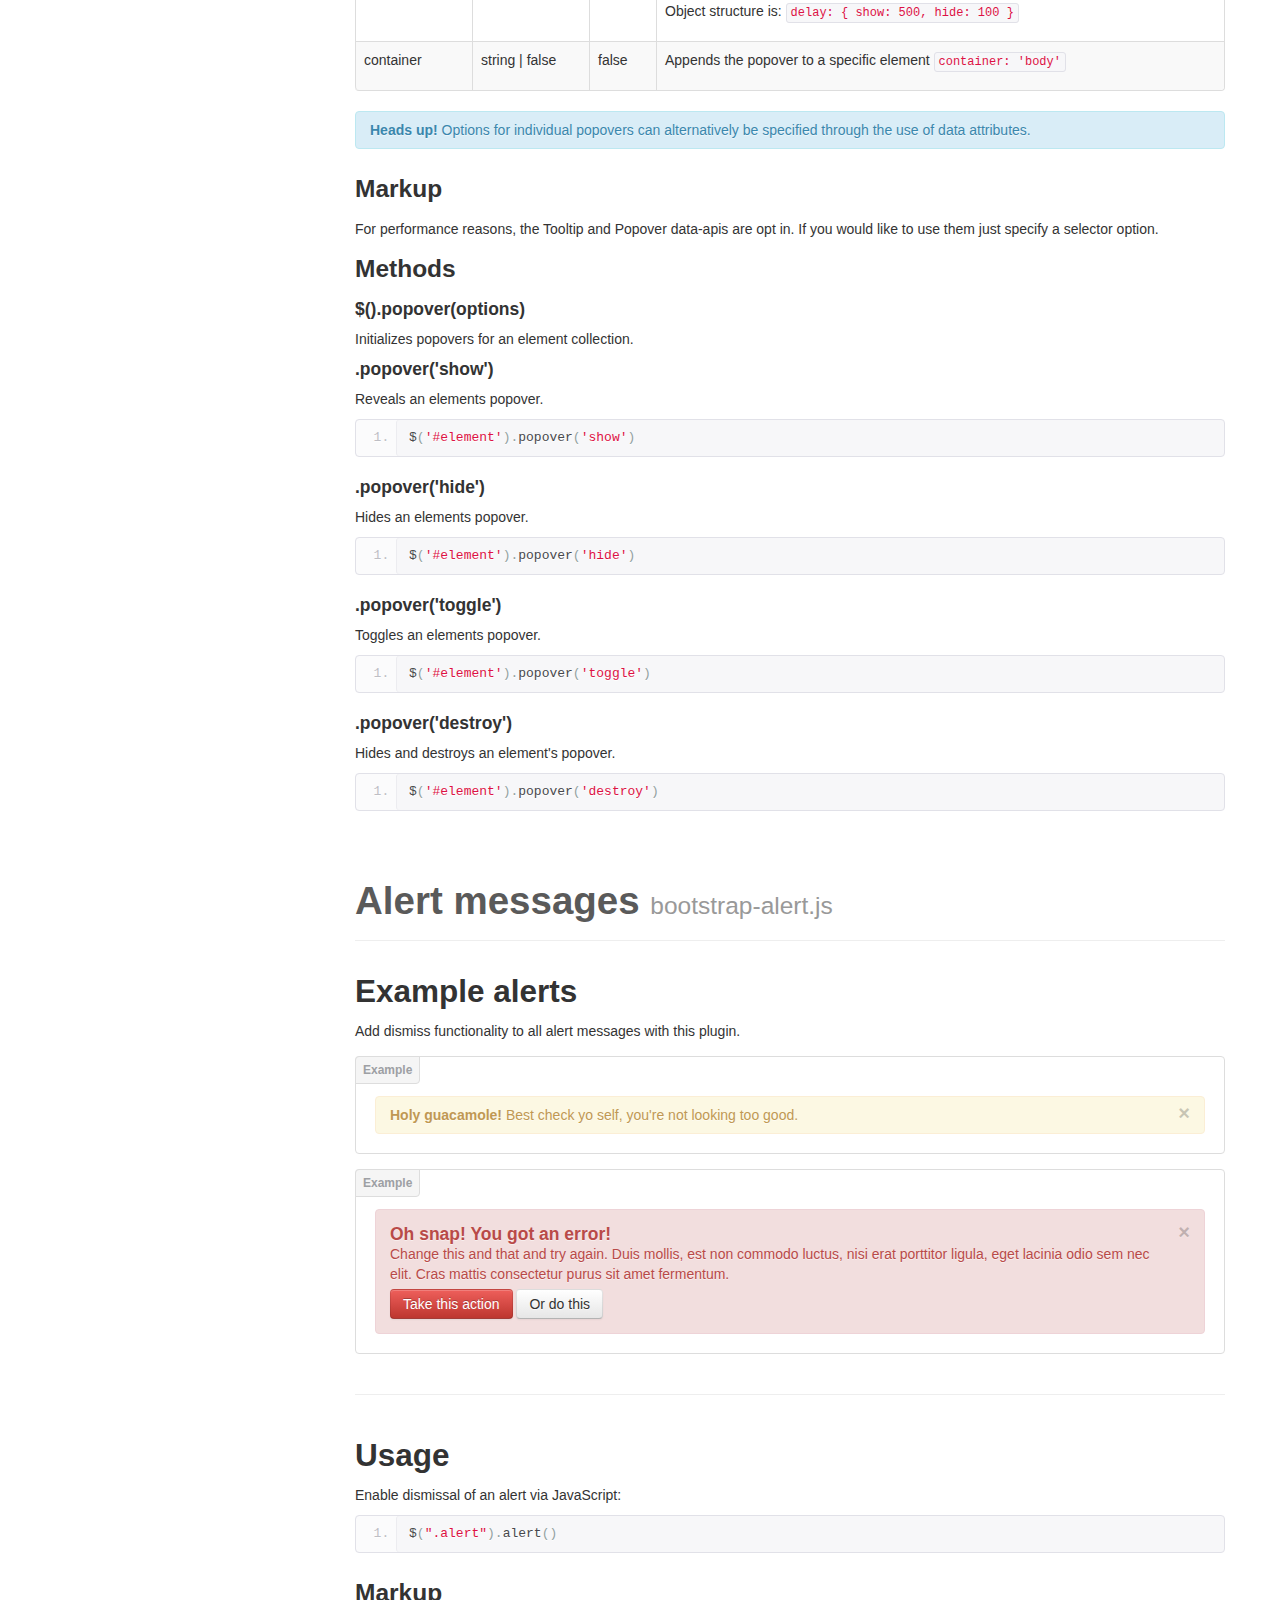
<file: Hackathon/twitter-bootstrap-v2/docs/javascript.html>
<!DOCTYPE html>
<html lang="en">
  <head>
    <meta charset="utf-8">
    <title>Javascript · Bootstrap</title>
    <meta name="viewport" content="width=device-width, initial-scale=1.0">
    <meta name="description" content="">
    <meta name="author" content="">

    <!-- Le styles -->
    <link href="assets/css/bootstrap.css" rel="stylesheet">
    <link href="assets/css/bootstrap-responsive.css" rel="stylesheet">
    <link href="assets/css/docs.css" rel="stylesheet">
    <link href="assets/js/google-code-prettify/prettify.css" rel="stylesheet">

    <!-- Le HTML5 shim, for IE6-8 support of HTML5 elements -->
    <!--[if lt IE 9]>
      <script src="assets/js/html5shiv.js"></script>
    <![endif]-->

    <!-- Le fav and touch icons -->
    <link rel="apple-touch-icon-precomposed" sizes="144x144" href="assets/ico/apple-touch-icon-144-precomposed.png">
    <link rel="apple-touch-icon-precomposed" sizes="114x114" href="assets/ico/apple-touch-icon-114-precomposed.png">
      <link rel="apple-touch-icon-precomposed" sizes="72x72" href="assets/ico/apple-touch-icon-72-precomposed.png">
                    <link rel="apple-touch-icon-precomposed" href="assets/ico/apple-touch-icon-57-precomposed.png">
                                   <link rel="shortcut icon" href="assets/ico/favicon.png">

  </head>

  <body data-spy="scroll" data-target=".bs-docs-sidebar">

    <!-- Navbar
    ================================================== -->
    <div class="navbar navbar-inverse navbar-fixed-top">
      <div class="navbar-inner">
        <div class="container">
          <button type="button" class="btn btn-navbar" data-toggle="collapse" data-target=".nav-collapse">
            <span class="icon-bar"></span>
            <span class="icon-bar"></span>
            <span class="icon-bar"></span>
          </button>
          <a class="brand" href="./index.html">Bootstrap</a>
          <div class="nav-collapse collapse">
            <ul class="nav">
              <li class="">
                <a href="./index.html">Home</a>
              </li>
              <li class="">
                <a href="./getting-started.html">Get started</a>
              </li>
              <li class="">
                <a href="./scaffolding.html">Scaffolding</a>
              </li>
              <li class="">
                <a href="./base-css.html">Base CSS</a>
              </li>
              <li class="">
                <a href="./components.html">Components</a>
              </li>
              <li class="active">
                <a href="./javascript.html">JavaScript</a>
              </li>
              <li class="">
                <a href="./customize.html">Customize</a>
              </li>
            </ul>
          </div>
        </div>
      </div>
    </div>

<!-- Subhead
================================================== -->
<header class="jumbotron subhead">
  <div class="container">
    <h1>JavaScript</h1>
    <p class="lead">Bring Bootstrap's components to life&mdash;now with 13 custom jQuery plugins.
  </div>
</header>

  <div class="container">

    <!-- Docs nav
    ================================================== -->
    <div class="row">
      <div class="span3 bs-docs-sidebar">
        <ul class="nav nav-list bs-docs-sidenav">
          <li><a href="#overview"><i class="icon-chevron-right"></i> Overview</a></li>
          <li><a href="#transitions"><i class="icon-chevron-right"></i> Transitions</a></li>
          <li><a href="#modals"><i class="icon-chevron-right"></i> Modal</a></li>
          <li><a href="#dropdowns"><i class="icon-chevron-right"></i> Dropdown</a></li>
          <li><a href="#scrollspy"><i class="icon-chevron-right"></i> Scrollspy</a></li>
          <li><a href="#tabs"><i class="icon-chevron-right"></i> Tab</a></li>
          <li><a href="#tooltips"><i class="icon-chevron-right"></i> Tooltip</a></li>
          <li><a href="#popovers"><i class="icon-chevron-right"></i> Popover</a></li>
          <li><a href="#alerts"><i class="icon-chevron-right"></i> Alert</a></li>
          <li><a href="#buttons"><i class="icon-chevron-right"></i> Button</a></li>
          <li><a href="#collapse"><i class="icon-chevron-right"></i> Collapse</a></li>
          <li><a href="#carousel"><i class="icon-chevron-right"></i> Carousel</a></li>
          <li><a href="#typeahead"><i class="icon-chevron-right"></i> Typeahead</a></li>
          <li><a href="#affix"><i class="icon-chevron-right"></i> Affix</a></li>
        </ul>
      </div>
      <div class="span9">


        <!-- Overview
        ================================================== -->
        <section id="overview">
          <div class="page-header">
            <h1>JavaScript in Bootstrap</h1>
          </div>

          <h3>Individual or compiled</h3>
          <p>Plugins can be included individually (though some have required dependencies), or all at once. Both <strong>bootstrap.js</strong> and <strong>bootstrap.min.js</strong> contain all plugins in a single file.</p>

          <h3>Data attributes</h3>
          <p>You can use all Bootstrap plugins purely through the markup API without writing a single line of JavaScript. This is Bootstrap's first class API and should be your first consideration when using a plugin.</p>

          <p>That said, in some situations it may be desirable to turn this functionality off. Therefore, we also provide the ability to disable the data attribute API by unbinding all events on the body namespaced with `'data-api'`. This looks like this:
          <pre class="prettyprint linenums">$('body').off('.data-api')</pre>

          <p>Alternatively, to target a specific plugin, just include the plugin's name as a namespace along with the data-api namespace like this:</p>
          <pre class="prettyprint linenums">$('body').off('.alert.data-api')</pre>

          <h3>Programmatic API</h3>
          <p>We also believe you should be able to use all Bootstrap plugins purely through the JavaScript API. All public APIs are single, chainable methods, and return the collection acted upon.</p>
          <pre class="prettyprint linenums">$(".btn.danger").button("toggle").addClass("fat")</pre>
          <p>All methods should accept an optional options object, a string which targets a particular method, or nothing (which initiates a plugin with default behavior):</p>
<pre class="prettyprint linenums">
$("#myModal").modal()                       // initialized with defaults
$("#myModal").modal({ keyboard: false })   // initialized with no keyboard
$("#myModal").modal('show')                // initializes and invokes show immediately</p>
</pre>
          <p>Each plugin also exposes its raw constructor on a `Constructor` property: <code>$.fn.popover.Constructor</code>. If you'd like to get a particular plugin instance, retrieve it directly from an element: <code>$('[rel=popover]').data('popover')</code>.</p>

          <h3>No Conflict</h3>
          <p>Sometimes it is necessary to use Bootstrap plugins with other UI frameworks. In these circumstances,  namespace collisions can occasionally occur. If this happens, you may call <code>.noConflict</code> on the plugin you wish to revert the value of.</p>

<pre class="prettyprint linenums">
var bootstrapButton = $.fn.button.noConflict() // return $.fn.button to previously assigned value
$.fn.bootstrapBtn = bootstrapButton            // give $().bootstrapBtn the bootstrap functionality
</pre>

          <h3>Events</h3>
          <p>Bootstrap provides custom events for most plugin's unique actions. Generally, these come in an infinitive and past participle form - where the infinitive (ex. <code>show</code>) is triggered at the start of an event, and its past participle form (ex. <code>shown</code>) is trigger on the completion of an action.</p>
          <p>All infinitive events provide preventDefault functionality. This provides the ability to stop the execution of an action before it starts.</p>
<pre class="prettyprint linenums">
$('#myModal').on('show', function (e) {
    if (!data) return e.preventDefault() // stops modal from being shown
})
</pre>
        </section>



        <!-- Transitions
        ================================================== -->
        <section id="transitions">
          <div class="page-header">
            <h1>Transitions <small>bootstrap-transition.js</small></h1>
          </div>
          <h3>About transitions</h3>
          <p>For simple transition effects, include <strong>bootstrap-transition.js</strong> once alongside the other JS files. If you're using the compiled (or minified) <strong>bootstrap.js</strong>, there is no need to include this&mdash;it's already there.</p>
          <h3>Use cases</h3>
          <p>A few examples of the transition plugin:</p>
          <ul>
            <li>Sliding or fading in modals</li>
            <li>Fading out tabs</li>
            <li>Fading out alerts</li>
            <li>Sliding carousel panes</li>
          </ul>

        </section>



        <!-- Modal
        ================================================== -->
        <section id="modals">
          <div class="page-header">
            <h1>Modals <small>bootstrap-modal.js</small></h1>
          </div>


          <h2>Examples</h2>
          <p>Modals are streamlined, but flexible, dialog prompts with the minimum required functionality and smart defaults.</p>

          <h3>Static example</h3>
          <p>A rendered modal with header, body, and set of actions in the footer.</p>
          <div class="bs-docs-example" style="background-color: #f5f5f5;">
            <div class="modal" style="position: relative; top: auto; left: auto; right: auto; margin: 0 auto 20px; z-index: 1; max-width: 100%;">
              <div class="modal-header">
                <button type="button" class="close" data-dismiss="modal" aria-hidden="true">&times;</button>
                <h3>Modal header</h3>
              </div>
              <div class="modal-body">
                <p>One fine body&hellip;</p>
              </div>
              <div class="modal-footer">
                <a href="#" class="btn">Close</a>
                <a href="#" class="btn btn-primary">Save changes</a>
              </div>
            </div>
          </div>
<pre class="prettyprint linenums">
&lt;div class="modal hide fade"&gt;
  &lt;div class="modal-header"&gt;
    &lt;button type="button" class="close" data-dismiss="modal" aria-hidden="true"&gt;&amp;times;&lt;/button&gt;
    &lt;h3&gt;Modal header&lt;/h3&gt;
  &lt;/div&gt;
  &lt;div class="modal-body"&gt;
    &lt;p&gt;One fine body&hellip;&lt;/p&gt;
  &lt;/div&gt;
  &lt;div class="modal-footer"&gt;
    &lt;a href="#" class="btn"&gt;Close&lt;/a&gt;
    &lt;a href="#" class="btn btn-primary"&gt;Save changes&lt;/a&gt;
  &lt;/div&gt;
&lt;/div&gt;
</pre>

          <h3>Live demo</h3>
          <p>Toggle a modal via JavaScript by clicking the button below. It will slide down and fade in from the top of the page.</p>
          <!-- sample modal content -->
          <div id="myModal" class="modal hide fade" tabindex="-1" role="dialog" aria-labelledby="myModalLabel" aria-hidden="true">
            <div class="modal-header">
              <button type="button" class="close" data-dismiss="modal" aria-hidden="true">&times;</button>
              <h3 id="myModalLabel">Modal Heading</h3>
            </div>
            <div class="modal-body">
              <h4>Text in a modal</h4>
              <p>Duis mollis, est non commodo luctus, nisi erat porttitor ligula, eget lacinia odio sem.</p>

              <h4>Popover in a modal</h4>
              <p>This <a href="#" role="button" class="btn popover-test" title="A Title" data-content="And here's some amazing content. It's very engaging. right?">button</a> should trigger a popover on click.</p>

              <h4>Tooltips in a modal</h4>
              <p><a href="#" class="tooltip-test" title="Tooltip">This link</a> and <a href="#" class="tooltip-test" title="Tooltip">that link</a> should have tooltips on hover.</p>

              <hr>

              <h4>Overflowing text to show optional scrollbar</h4>
              <p>We set a fixed <code>max-height</code> on the <code>.modal-body</code>. Watch it overflow with all this extra lorem ipsum text we've included.</p>
              <p>Cras mattis consectetur purus sit amet fermentum. Cras justo odio, dapibus ac facilisis in, egestas eget quam. Morbi leo risus, porta ac consectetur ac, vestibulum at eros.</p>
              <p>Praesent commodo cursus magna, vel scelerisque nisl consectetur et. Vivamus sagittis lacus vel augue laoreet rutrum faucibus dolor auctor.</p>
              <p>Aenean lacinia bibendum nulla sed consectetur. Praesent commodo cursus magna, vel scelerisque nisl consectetur et. Donec sed odio dui. Donec ullamcorper nulla non metus auctor fringilla.</p>
              <p>Cras mattis consectetur purus sit amet fermentum. Cras justo odio, dapibus ac facilisis in, egestas eget quam. Morbi leo risus, porta ac consectetur ac, vestibulum at eros.</p>
              <p>Praesent commodo cursus magna, vel scelerisque nisl consectetur et. Vivamus sagittis lacus vel augue laoreet rutrum faucibus dolor auctor.</p>
              <p>Aenean lacinia bibendum nulla sed consectetur. Praesent commodo cursus magna, vel scelerisque nisl consectetur et. Donec sed odio dui. Donec ullamcorper nulla non metus auctor fringilla.</p>
            </div>
            <div class="modal-footer">
              <button class="btn" data-dismiss="modal">Close</button>
              <button class="btn btn-primary">Save changes</button>
            </div>
          </div>
          <div class="bs-docs-example" style="padding-bottom: 24px;">
            <a data-toggle="modal" href="#myModal" class="btn btn-primary btn-large">Launch demo modal</a>
          </div>
<pre class="prettyprint linenums">
&lt!-- Button to trigger modal --&gt;
&lt;a href="#myModal" role="button" class="btn" data-toggle="modal"&gt;Launch demo modal&lt;/a&gt;

&lt!-- Modal --&gt;
&lt;div id="myModal" class="modal hide fade" tabindex="-1" role="dialog" aria-labelledby="myModalLabel" aria-hidden="true"&gt;
  &lt;div class="modal-header"&gt;
    &lt;button type="button" class="close" data-dismiss="modal" aria-hidden="true"&gt;&times;&lt;/button&gt;
    &lt;h3 id="myModalLabel"&gt;Modal header&lt;/h3&gt;
  &lt;/div&gt;
  &lt;div class="modal-body"&gt;
    &lt;p&gt;One fine body&hellip;&lt;/p&gt;
  &lt;/div&gt;
  &lt;div class="modal-footer"&gt;
    &lt;button class="btn" data-dismiss="modal" aria-hidden="true"&gt;Close&lt;/button&gt;
    &lt;button class="btn btn-primary"&gt;Save changes&lt;/button&gt;
  &lt;/div&gt;
&lt;/div&gt;
</pre>


          <hr class="bs-docs-separator">


          <h2>Usage</h2>

          <h3>Via data attributes</h3>
          <p>Activate a modal without writing JavaScript. Set <code>data-toggle="modal"</code> on a controller element, like a button, along with a <code>data-target="#foo"</code> or <code>href="#foo"</code> to target a specific modal to toggle.</p>
          <pre class="prettyprint linenums">&lt;button type="button" data-toggle="modal" data-target="#myModal"&gt;Launch modal&lt;/button&gt;</pre>

          <h3>Via JavaScript</h3>
          <p>Call a modal with id <code>myModal</code> with a single line of JavaScript:</p>
          <pre class="prettyprint linenums">$('#myModal').modal(options)</pre>

          <h3>Options</h3>
          <p>Options can be passed via data attributes or JavaScript. For data attributes, append the option name to <code>data-</code>, as in <code>data-backdrop=""</code>.</p>
          <table class="table table-bordered table-striped">
            <thead>
             <tr>
               <th style="width: 100px;">Name</th>
               <th style="width: 50px;">type</th>
               <th style="width: 50px;">default</th>
               <th>description</th>
             </tr>
            </thead>
            <tbody>
             <tr>
               <td>backdrop</td>
               <td>boolean</td>
               <td>true</td>
               <td>Includes a modal-backdrop element. Alternatively, specify <code>static</code> for a backdrop which doesn't close the modal on click.</td>
             </tr>
             <tr>
               <td>keyboard</td>
               <td>boolean</td>
               <td>true</td>
               <td>Closes the modal when escape key is pressed</td>
             </tr>
             <tr>
               <td>show</td>
               <td>boolean</td>
               <td>true</td>
               <td>Shows the modal when initialized.</td>
             </tr>
             <tr>
               <td>remote</td>
               <td>path</td>
               <td>false</td>
               <td><p>If a remote url is provided, content will be loaded via jQuery's <code>load</code> method and injected into the <code>.modal-body</code>. If you're using the data api, you may alternatively use the <code>href</code> tag to specify the remote source. An example of this is shown below:</p>
              <pre class="prettyprint linenums"><code>&lt;a data-toggle="modal" href="remote.html" data-target="#modal"&gt;click me&lt;/a&gt;</code></pre></td>
             </tr>
            </tbody>
          </table>

          <h3>Methods</h3>
          <h4>.modal(options)</h4>
          <p>Activates your content as a modal. Accepts an optional options <code>object</code>.</p>
<pre class="prettyprint linenums">
$('#myModal').modal({
  keyboard: false
})
</pre>
          <h4>.modal('toggle')</h4>
          <p>Manually toggles a modal.</p>
          <pre class="prettyprint linenums">$('#myModal').modal('toggle')</pre>
          <h4>.modal('show')</h4>
          <p>Manually opens a modal.</p>
          <pre class="prettyprint linenums">$('#myModal').modal('show')</pre>
          <h4>.modal('hide')</h4>
          <p>Manually hides a modal.</p>
          <pre class="prettyprint linenums">$('#myModal').modal('hide')</pre>
          <h3>Events</h3>
          <p>Bootstrap's modal class exposes a few events for hooking into modal functionality.</p>
          <table class="table table-bordered table-striped">
            <thead>
             <tr>
               <th style="width: 150px;">Event</th>
               <th>Description</th>
             </tr>
            </thead>
            <tbody>
             <tr>
               <td>show</td>
               <td>This event fires immediately when the <code>show</code> instance method is called.</td>
             </tr>
             <tr>
               <td>shown</td>
               <td>This event is fired when the modal has been made visible to the user (will wait for css transitions to complete).</td>
             </tr>
             <tr>
               <td>hide</td>
               <td>This event is fired immediately when the <code>hide</code> instance method has been called.</td>
             </tr>
             <tr>
               <td>hidden</td>
               <td>This event is fired when the modal has finished being hidden from the user (will wait for css transitions to complete).</td>
             </tr>
            </tbody>
          </table>
<pre class="prettyprint linenums">
$('#myModal').on('hidden', function () {
  // do something…
})
</pre>
        </section>



        <!-- Dropdowns
        ================================================== -->
        <section id="dropdowns">
          <div class="page-header">
            <h1>Dropdowns <small>bootstrap-dropdown.js</small></h1>
          </div>


          <h2>Examples</h2>
          <p>Add dropdown menus to nearly anything with this simple plugin, including the navbar, tabs, and pills.</p>

          <h3>Within a navbar</h3>
          <div class="bs-docs-example">
            <div id="navbar-example" class="navbar navbar-static">
              <div class="navbar-inner">
                <div class="container" style="width: auto;">
                  <a class="brand" href="#">Project Name</a>
                  <ul class="nav" role="navigation">
                    <li class="dropdown">
                      <a id="drop1" href="#" role="button" class="dropdown-toggle" data-toggle="dropdown">Dropdown <b class="caret"></b></a>
                      <ul class="dropdown-menu" role="menu" aria-labelledby="drop1">
                        <li role="presentation"><a role="menuitem" tabindex="-1" href="http://google.com">Action</a></li>
                        <li role="presentation"><a role="menuitem" tabindex="-1" href="#anotherAction">Another action</a></li>
                        <li role="presentation"><a role="menuitem" tabindex="-1" href="#">Something else here</a></li>
                        <li role="presentation" class="divider"></li>
                        <li role="presentation"><a role="menuitem" tabindex="-1" href="#">Separated link</a></li>
                      </ul>
                    </li>
                    <li class="dropdown">
                      <a href="#" id="drop2" role="button" class="dropdown-toggle" data-toggle="dropdown">Dropdown 2 <b class="caret"></b></a>
                      <ul class="dropdown-menu" role="menu" aria-labelledby="drop2">
                        <li role="presentation"><a role="menuitem" tabindex="-1" href="#">Action</a></li>
                        <li role="presentation"><a role="menuitem" tabindex="-1" href="#">Another action</a></li>
                        <li role="presentation"><a role="menuitem" tabindex="-1" href="#">Something else here</a></li>
                        <li role="presentation" class="divider"></li>
                        <li role="presentation"><a role="menuitem" tabindex="-1" href="#">Separated link</a></li>
                      </ul>
                    </li>
                  </ul>
                  <ul class="nav pull-right">
                    <li id="fat-menu" class="dropdown">
                      <a href="#" id="drop3" role="button" class="dropdown-toggle" data-toggle="dropdown">Dropdown 3 <b class="caret"></b></a>
                      <ul class="dropdown-menu" role="menu" aria-labelledby="drop3">
                        <li role="presentation"><a role="menuitem" tabindex="-1" href="#">Action</a></li>
                        <li role="presentation"><a role="menuitem" tabindex="-1" href="#">Another action</a></li>
                        <li role="presentation"><a role="menuitem" tabindex="-1" href="#">Something else here</a></li>
                        <li role="presentation" class="divider"></li>
                        <li role="presentation"><a role="menuitem" tabindex="-1" href="#">Separated link</a></li>
                      </ul>
                    </li>
                  </ul>
                </div>
              </div>
            </div> <!-- /navbar-example -->
          </div> 

          <h3>Within tabs</h3>
          <div class="bs-docs-example">
            <ul class="nav nav-pills">
              <li class="active"><a href="#">Regular link</a></li>
              <li class="dropdown">
                <a class="dropdown-toggle" id="drop4" role="button" data-toggle="dropdown" href="#">Dropdown <b class="caret"></b></a>
                <ul id="menu1" class="dropdown-menu" role="menu" aria-labelledby="drop4">
                  <li role="presentation"><a role="menuitem" tabindex="-1" href="#">Action</a></li>
                  <li role="presentation"><a role="menuitem" tabindex="-1" href="#">Another action</a></li>
                  <li role="presentation"><a role="menuitem" tabindex="-1" href="#">Something else here</a></li>
                  <li role="presentation" class="divider"></li>
                  <li role="presentation"><a role="menuitem" tabindex="-1" href="#">Separated link</a></li>
                </ul>
              </li>
              <li class="dropdown">
                <a class="dropdown-toggle" id="drop5" role="button" data-toggle="dropdown" href="#">Dropdown 2 <b class="caret"></b></a>
                <ul id="menu2" class="dropdown-menu" role="menu" aria-labelledby="drop5">
                  <li role="presentation"><a role="menuitem" tabindex="-1" href="#">Action</a></li>
                  <li role="presentation"><a role="menuitem" tabindex="-1" href="#">Another action</a></li>
                  <li role="presentation"><a role="menuitem" tabindex="-1" href="#">Something else here</a></li>
                  <li role="presentation" class="divider"></li>
                  <li role="presentation"><a role="menuitem" tabindex="-1" href="#">Separated link</a></li>
                </ul>
              </li>
              <li class="dropdown">
                <a class="dropdown-toggle" id="drop5" role="button" data-toggle="dropdown" href="#">Dropdown 3 <b class="caret"></b></a>
                <ul id="menu3" class="dropdown-menu" role="menu" aria-labelledby="drop5">
                  <li role="presentation"><a role="menuitem" tabindex="-1" href="#">Action</a></li>
                  <li role="presentation"><a role="menuitem" tabindex="-1" href="#">Another action</a></li>
                  <li role="presentation"><a role="menuitem" tabindex="-1" href="#">Something else here</a></li>
                  <li role="presentation" class="divider"></li>
                  <li role="presentation"><a role="menuitem" tabindex="-1" href="#">Separated link</a></li>
                </ul>
              </li>
            </ul> <!-- /tabs -->
          </div> 


          <hr class="bs-docs-separator">


          <h2>Usage</h2>

          <h3>Via data attributes</h3>
          <p>Add <code>data-toggle="dropdown"</code> to a link or button to toggle a dropdown.</p>
<pre class="prettyprint linenums">
&lt;div class="dropdown"&gt;
  &lt;a class="dropdown-toggle" data-toggle="dropdown" href="#"&gt;Dropdown trigger&lt;/a&gt;
  &lt;ul class="dropdown-menu" role="menu" aria-labelledby="dLabel"&gt;
    ...
  &lt;/ul&gt;
&lt;/div&gt;
</pre>
          <p>To keep URLs intact, use the <code>data-target</code> attribute instead of <code>href="#"</code>.</p>
<pre class="prettyprint linenums">
&lt;div class="dropdown"&gt;
  &lt;a class="dropdown-toggle" id="dLabel" role="button" data-toggle="dropdown" data-target="#" href="/page.html"&gt;
    Dropdown
    &lt;b class="caret"&gt;&lt;/b&gt;
  &lt;/a&gt;
  &lt;ul class="dropdown-menu" role="menu" aria-labelledby="dLabel"&gt;
    ...
  &lt;/ul&gt;
&lt;/div&gt;
</pre>

          <h3>Via JavaScript</h3>
          <p>Call the dropdowns via JavaScript:</p>
          <pre class="prettyprint linenums">$('.dropdown-toggle').dropdown()</pre>

          <h3>Options</h3>
          <p><em>None</em></p>

          <h3>Methods</h3>
          <h4>$().dropdown('toggle')</h4>
          <p>A programmatic api for toggling menus for a given navbar or tabbed navigation.</p>
        </section>



        <!-- ScrollSpy
        ================================================== -->
        <section id="scrollspy">
          <div class="page-header">
            <h1>ScrollSpy <small>bootstrap-scrollspy.js</small></h1>
          </div>


          <h2>Example in navbar</h2>
          <p>The ScrollSpy plugin is for automatically updating nav targets based on scroll position. Scroll the area below the navbar and watch the active class change. The dropdown sub items will be highlighted as well.</p>
          <div class="bs-docs-example">
            <div id="navbarExample" class="navbar navbar-static">
              <div class="navbar-inner">
                <div class="container" style="width: auto;">
                  <a class="brand" href="#">Project Name</a>
                  <ul class="nav">
                    <li><a href="#fat">@fat</a></li>
                    <li><a href="#mdo">@mdo</a></li>
                    <li class="dropdown">
                      <a href="#" class="dropdown-toggle" data-toggle="dropdown">Dropdown <b class="caret"></b></a>
                      <ul class="dropdown-menu">
                        <li><a href="#one">one</a></li>
                        <li><a href="#two">two</a></li>
                        <li class="divider"></li>
                        <li><a href="#three">three</a></li>
                      </ul>
                    </li>
                  </ul>
                </div>
              </div>
            </div>
            <div data-spy="scroll" data-target="#navbarExample" data-offset="0" class="scrollspy-example">
              <h4 id="fat">@fat</h4>
              <p>Ad leggings keytar, brunch id art party dolor labore. Pitchfork yr enim lo-fi before they sold out qui. Tumblr farm-to-table bicycle rights whatever. Anim keffiyeh carles cardigan. Velit seitan mcsweeney's photo booth 3 wolf moon irure. Cosby sweater lomo jean shorts, williamsburg hoodie minim qui you probably haven't heard of them et cardigan trust fund culpa biodiesel wes anderson aesthetic. Nihil tattooed accusamus, cred irony biodiesel keffiyeh artisan ullamco consequat.</p>
              <h4 id="mdo">@mdo</h4>
              <p>Veniam marfa mustache skateboard, adipisicing fugiat velit pitchfork beard. Freegan beard aliqua cupidatat mcsweeney's vero. Cupidatat four loko nisi, ea helvetica nulla carles. Tattooed cosby sweater food truck, mcsweeney's quis non freegan vinyl. Lo-fi wes anderson +1 sartorial. Carles non aesthetic exercitation quis gentrify. Brooklyn adipisicing craft beer vice keytar deserunt.</p>
              <h4 id="one">one</h4>
              <p>Occaecat commodo aliqua delectus. Fap craft beer deserunt skateboard ea. Lomo bicycle rights adipisicing banh mi, velit ea sunt next level locavore single-origin coffee in magna veniam. High life id vinyl, echo park consequat quis aliquip banh mi pitchfork. Vero VHS est adipisicing. Consectetur nisi DIY minim messenger bag. Cred ex in, sustainable delectus consectetur fanny pack iphone.</p>
              <h4 id="two">two</h4>
              <p>In incididunt echo park, officia deserunt mcsweeney's proident master cleanse thundercats sapiente veniam. Excepteur VHS elit, proident shoreditch +1 biodiesel laborum craft beer. Single-origin coffee wayfarers irure four loko, cupidatat terry richardson master cleanse. Assumenda you probably haven't heard of them art party fanny pack, tattooed nulla cardigan tempor ad. Proident wolf nesciunt sartorial keffiyeh eu banh mi sustainable. Elit wolf voluptate, lo-fi ea portland before they sold out four loko. Locavore enim nostrud mlkshk brooklyn nesciunt.</p>
              <h4 id="three">three</h4>
              <p>Ad leggings keytar, brunch id art party dolor labore. Pitchfork yr enim lo-fi before they sold out qui. Tumblr farm-to-table bicycle rights whatever. Anim keffiyeh carles cardigan. Velit seitan mcsweeney's photo booth 3 wolf moon irure. Cosby sweater lomo jean shorts, williamsburg hoodie minim qui you probably haven't heard of them et cardigan trust fund culpa biodiesel wes anderson aesthetic. Nihil tattooed accusamus, cred irony biodiesel keffiyeh artisan ullamco consequat.</p>
              <p>Keytar twee blog, culpa messenger bag marfa whatever delectus food truck. Sapiente synth id assumenda. Locavore sed helvetica cliche irony, thundercats you probably haven't heard of them consequat hoodie gluten-free lo-fi fap aliquip. Labore elit placeat before they sold out, terry richardson proident brunch nesciunt quis cosby sweater pariatur keffiyeh ut helvetica artisan. Cardigan craft beer seitan readymade velit. VHS chambray laboris tempor veniam. Anim mollit minim commodo ullamco thundercats.
              </p>
            </div>
          </div>


          <hr class="bs-docs-separator">


          <h2>Usage</h2>

          <h3>Via data attributes</h3>
          <p>To easily add scrollspy behavior to your topbar navigation, just add <code>data-spy="scroll"</code> to the element you want to spy on (most typically this would be the body) and <code>data-target=".navbar"</code> to select which nav to use. You'll want to use scrollspy with a <code>.nav</code> component.</p>
          <pre class="prettyprint linenums">&lt;body data-spy="scroll" data-target=".navbar"&gt;...&lt;/body&gt;</pre>

          <h3>Via JavaScript</h3>
          <p>Call the scrollspy via JavaScript:</p>
          <pre class="prettyprint linenums">$('#navbar').scrollspy()</pre>

          <div class="alert alert-info">
            <strong>Heads up!</strong>
            Navbar links must have resolvable id targets. For example, a <code>&lt;a href="#home"&gt;home&lt;/a&gt;</code> must correspond to something in the dom like <code>&lt;div id="home"&gt;&lt;/div&gt;</code>.
          </div>

          <h3>Methods</h3>
          <h4>.scrollspy('refresh')</h4>
          <p>When using scrollspy in conjunction with adding or removing of elements from the DOM, you'll need to call the refresh method like so:</p>
<pre class="prettyprint linenums">
$('[data-spy="scroll"]').each(function () {
  var $spy = $(this).scrollspy('refresh')
});
</pre>

          <h3>Options</h3>
          <p>Options can be passed via data attributes or JavaScript. For data attributes, append the option name to <code>data-</code>, as in <code>data-offset=""</code>.</p>
          <table class="table table-bordered table-striped">
            <thead>
             <tr>
               <th style="width: 100px;">Name</th>
               <th style="width: 100px;">type</th>
               <th style="width: 50px;">default</th>
               <th>description</th>
             </tr>
            </thead>
            <tbody>
             <tr>
               <td>offset</td>
               <td>number</td>
               <td>10</td>
               <td>Pixels to offset from top when calculating position of scroll.</td>
             </tr>
            </tbody>
          </table>

          <h3>Events</h3>
          <table class="table table-bordered table-striped">
            <thead>
             <tr>
               <th style="width: 150px;">Event</th>
               <th>Description</th>
             </tr>
            </thead>
            <tbody>
             <tr>
               <td>activate</td>
               <td>This event fires whenever a new item becomes activated by the scrollspy.</td>
            </tr>
            </tbody>
          </table>
        </section>



        <!-- Tabs
        ================================================== -->
        <section id="tabs">
          <div class="page-header">
            <h1>Togglable tabs <small>bootstrap-tab.js</small></h1>
          </div>


          <h2>Example tabs</h2>
          <p>Add quick, dynamic tab functionality to transition through panes of local content, even via dropdown menus.</p>
          <div class="bs-docs-example">
            <ul id="myTab" class="nav nav-tabs">
              <li class="active"><a href="#home" data-toggle="tab">Home</a></li>
              <li><a href="#profile" data-toggle="tab">Profile</a></li>
              <li class="dropdown">
                <a href="#" class="dropdown-toggle" data-toggle="dropdown">Dropdown <b class="caret"></b></a>
                <ul class="dropdown-menu">
                  <li><a href="#dropdown1" data-toggle="tab">@fat</a></li>
                  <li><a href="#dropdown2" data-toggle="tab">@mdo</a></li>
                </ul>
              </li>
            </ul>
            <div id="myTabContent" class="tab-content">
              <div class="tab-pane fade in active" id="home">
                <p>Raw denim you probably haven't heard of them jean shorts Austin. Nesciunt tofu stumptown aliqua, retro synth master cleanse. Mustache cliche tempor, williamsburg carles vegan helvetica. Reprehenderit butcher retro keffiyeh dreamcatcher synth. Cosby sweater eu banh mi, qui irure terry richardson ex squid. Aliquip placeat salvia cillum iphone. Seitan aliquip quis cardigan american apparel, butcher voluptate nisi qui.</p>
              </div>
              <div class="tab-pane fade" id="profile">
                <p>Food truck fixie locavore, accusamus mcsweeney's marfa nulla single-origin coffee squid. Exercitation +1 labore velit, blog sartorial PBR leggings next level wes anderson artisan four loko farm-to-table craft beer twee. Qui photo booth letterpress, commodo enim craft beer mlkshk aliquip jean shorts ullamco ad vinyl cillum PBR. Homo nostrud organic, assumenda labore aesthetic magna delectus mollit. Keytar helvetica VHS salvia yr, vero magna velit sapiente labore stumptown. Vegan fanny pack odio cillum wes anderson 8-bit, sustainable jean shorts beard ut DIY ethical culpa terry richardson biodiesel. Art party scenester stumptown, tumblr butcher vero sint qui sapiente accusamus tattooed echo park.</p>
              </div>
              <div class="tab-pane fade" id="dropdown1">
                <p>Etsy mixtape wayfarers, ethical wes anderson tofu before they sold out mcsweeney's organic lomo retro fanny pack lo-fi farm-to-table readymade. Messenger bag gentrify pitchfork tattooed craft beer, iphone skateboard locavore carles etsy salvia banksy hoodie helvetica. DIY synth PBR banksy irony. Leggings gentrify squid 8-bit cred pitchfork. Williamsburg banh mi whatever gluten-free, carles pitchfork biodiesel fixie etsy retro mlkshk vice blog. Scenester cred you probably haven't heard of them, vinyl craft beer blog stumptown. Pitchfork sustainable tofu synth chambray yr.</p>
              </div>
              <div class="tab-pane fade" id="dropdown2">
                <p>Trust fund seitan letterpress, keytar raw denim keffiyeh etsy art party before they sold out master cleanse gluten-free squid scenester freegan cosby sweater. Fanny pack portland seitan DIY, art party locavore wolf cliche high life echo park Austin. Cred vinyl keffiyeh DIY salvia PBR, banh mi before they sold out farm-to-table VHS viral locavore cosby sweater. Lomo wolf viral, mustache readymade thundercats keffiyeh craft beer marfa ethical. Wolf salvia freegan, sartorial keffiyeh echo park vegan.</p>
              </div>
            </div>
          </div>


          <hr class="bs-docs-separator">


          <h2>Usage</h2>
          <p>Enable tabbable tabs via JavaScript (each tab needs to be activated individually):</p>
<pre class="prettyprint linenums">
$('#myTab a').click(function (e) {
  e.preventDefault();
  $(this).tab('show');
})</pre>
          <p>You can activate individual tabs in several ways:</p>
<pre class="prettyprint linenums">
$('#myTab a[href="#profile"]').tab('show'); // Select tab by name
$('#myTab a:first').tab('show'); // Select first tab
$('#myTab a:last').tab('show'); // Select last tab
$('#myTab li:eq(2) a').tab('show'); // Select third tab (0-indexed)
</pre>

          <h3>Markup</h3>
          <p>You can activate a tab or pill navigation without writing any JavaScript by simply specifying <code>data-toggle="tab"</code> or <code>data-toggle="pill"</code> on an element. Adding the <code>nav</code> and <code>nav-tabs</code> classes to the tab <code>ul</code> will apply the Bootstrap tab styling.</p>
<pre class="prettyprint linenums">
&lt;ul class="nav nav-tabs"&gt;
  &lt;li&gt;&lt;a href="#home" data-toggle="tab"&gt;Home&lt;/a&gt;&lt;/li&gt;
  &lt;li&gt;&lt;a href="#profile" data-toggle="tab"&gt;Profile&lt;/a&gt;&lt;/li&gt;
  &lt;li&gt;&lt;a href="#messages" data-toggle="tab"&gt;Messages&lt;/a&gt;&lt;/li&gt;
  &lt;li&gt;&lt;a href="#settings" data-toggle="tab"&gt;Settings&lt;/a&gt;&lt;/li&gt;
&lt;/ul&gt;</pre>

          <h3>Methods</h3>
          <h4>$().tab</h4>
          <p>
            Activates a tab element and content container. Tab should have either a <code>data-target</code> or an <code>href</code> targeting a container node in the DOM.
          </p>
<pre class="prettyprint linenums">
&lt;ul class="nav nav-tabs" id="myTab"&gt;
  &lt;li class="active"&gt;&lt;a href="#home"&gt;Home&lt;/a&gt;&lt;/li&gt;
  &lt;li&gt;&lt;a href="#profile"&gt;Profile&lt;/a&gt;&lt;/li&gt;
  &lt;li&gt;&lt;a href="#messages"&gt;Messages&lt;/a&gt;&lt;/li&gt;
  &lt;li&gt;&lt;a href="#settings"&gt;Settings&lt;/a&gt;&lt;/li&gt;
&lt;/ul&gt;

&lt;div class="tab-content"&gt;
  &lt;div class="tab-pane active" id="home"&gt;...&lt;/div&gt;
  &lt;div class="tab-pane" id="profile"&gt;...&lt;/div&gt;
  &lt;div class="tab-pane" id="messages"&gt;...&lt;/div&gt;
  &lt;div class="tab-pane" id="settings"&gt;...&lt;/div&gt;
&lt;/div&gt;

&lt;script&gt;
  $(function () {
    $('#myTab a:last').tab('show');
  })
&lt;/script&gt;
</pre>

          <h3>Events</h3>
          <table class="table table-bordered table-striped">
            <thead>
             <tr>
               <th style="width: 150px;">Event</th>
               <th>Description</th>
             </tr>
            </thead>
            <tbody>
             <tr>
               <td>show</td>
               <td>This event fires on tab show, but before the new tab has been shown. Use <code>event.target</code> and <code>event.relatedTarget</code> to target the active tab and the previous active tab (if available) respectively.</td>
            </tr>
            <tr>
               <td>shown</td>
               <td>This event fires on tab show after a tab has been shown. Use <code>event.target</code> and <code>event.relatedTarget</code> to target the active tab and the previous active tab (if available) respectively.</td>
             </tr>
            </tbody>
          </table>
<pre class="prettyprint linenums">
$('a[data-toggle="tab"]').on('shown', function (e) {
  e.target // activated tab
  e.relatedTarget // previous tab
})
</pre>
        </section>


        <!-- Tooltips
        ================================================== -->
        <section id="tooltips">
          <div class="page-header">
            <h1>Tooltips <small>bootstrap-tooltip.js</small></h1>
          </div>


          <h2>Examples</h2>
          <p>Inspired by the excellent jQuery.tipsy plugin written by Jason Frame; Tooltips are an updated version, which don't rely on images, use CSS3 for animations, and data-attributes for local title storage.</p>
          <p>For performance reasons, the tooltip and popover data-apis are opt in, meaning <strong>you must initialize them yourself</strong>.</p>
          <p>Hover over the links below to see tooltips:</p>
          <div class="bs-docs-example tooltip-demo">
            <p class="muted" style="margin-bottom: 0;">Tight pants next level keffiyeh <a href="#" data-toggle="tooltip" title="Default tooltip">you probably</a> haven't heard of them. Photo booth beard raw denim letterpress vegan messenger bag stumptown. Farm-to-table seitan, mcsweeney's fixie sustainable quinoa 8-bit american apparel <a href="#" data-toggle="tooltip" title="Another tooltip">have a</a> terry richardson vinyl chambray. Beard stumptown, cardigans banh mi lomo thundercats. Tofu biodiesel williamsburg marfa, four loko mcsweeney's cleanse vegan chambray. A really ironic artisan <a href="#" data-toggle="tooltip" title="A much longer tooltip belongs right here to demonstrate the max-width we apply.">whatever keytar</a>, scenester farm-to-table banksy Austin <a href="#" data-toggle="tooltip" title="The last tip!">twitter handle</a> freegan cred raw denim single-origin coffee viral.
            </p>
          </div>

          <h3>Four directions</h3>
          <div class="bs-docs-example tooltip-demo">
            <ul class="bs-docs-tooltip-examples">
              <li><a href="#" data-toggle="tooltip" data-placement="top" title="Tooltip on top">Tooltip on top</a></li>
              <li><a href="#" data-toggle="tooltip" data-placement="right" title="Tooltip on right">Tooltip on right</a></li>
              <li><a href="#" data-toggle="tooltip" data-placement="bottom" title="Tooltip on bottom">Tooltip on bottom</a></li>
              <li><a href="#" data-toggle="tooltip" data-placement="left" title="Tooltip on left">Tooltip on left</a></li>
            </ul>
          </div>


          <h3>Tooltips in input groups</h3>
          <p>When using tooltips and popovers with the Bootstrap input groups, you'll have to set the <code>container</code> (documented below) option to avoid unwanted side effects.</p>

          <hr class="bs-docs-separator">


          <h2>Usage</h2>
          <p>Trigger the tooltip via JavaScript:</p>
          <pre class="prettyprint linenums">$('#example').tooltip(options)</pre>

          <h3>Options</h3>
          <p>Options can be passed via data attributes or JavaScript. For data attributes, append the option name to <code>data-</code>, as in <code>data-animation=""</code>.</p>
          <table class="table table-bordered table-striped">
            <thead>
             <tr>
               <th style="width: 100px;">Name</th>
               <th style="width: 100px;">type</th>
               <th style="width: 50px;">default</th>
               <th>description</th>
             </tr>
            </thead>
            <tbody>
             <tr>
               <td>animation</td>
               <td>boolean</td>
               <td>true</td>
               <td>apply a css fade transition to the tooltip</td>
             </tr>
             <tr>
               <td>html</td>
               <td>boolean</td>
               <td>false</td>
               <td>Insert html into the tooltip. If false, jquery's <code>text</code> method will be used to insert content into the dom. Use text if you're worried about XSS attacks.</td>
             </tr>
             <tr>
               <td>placement</td>
               <td>string | function</td>
               <td>'top'</td>
               <td>how to position the tooltip - top | bottom | left | right</td>
             </tr>
             <tr>
               <td>selector</td>
               <td>string</td>
               <td>false</td>
               <td>If a selector is provided, tooltip objects will be delegated to the specified targets.</td>
             </tr>
             <tr>
               <td>title</td>
               <td>string | function</td>
               <td>''</td>
               <td>default title value if `title` tag isn't present</td>
             </tr>
             <tr>
               <td>trigger</td>
               <td>string</td>
               <td>'hover focus'</td>
               <td>how tooltip is triggered - click | hover | focus | manual. Note you case pass trigger mutliple, space seperated, trigger types.</td>
             </tr>
             <tr>
               <td>delay</td>
               <td>number | object</td>
               <td>0</td>
               <td>
                <p>delay showing and hiding the tooltip (ms) - does not apply to manual trigger type</p>
                <p>If a number is supplied, delay is applied to both hide/show</p>
                <p>Object structure is: <code>delay: { show: 500, hide: 100 }</code></p>
               </td>
             </tr>
             <tr>
               <td>container</td>
               <td>string | false</td>
               <td>false</td>
               <td>
                <p>Appends the tooltip to a specific element <code>container: 'body'</code></p>
               </td>
             </tr>
            </tbody>
          </table>
          <div class="alert alert-info">
            <strong>Heads up!</strong>
            Options for individual tooltips can alternatively be specified through the use of data attributes.
          </div>

          <h3>Markup</h3>
          <pre class="prettyprint linenums">&lt;a href="#" data-toggle="tooltip" title="first tooltip"&gt;hover over me&lt;/a&gt;</pre>

          <h3>Methods</h3>
          <h4>$().tooltip(options)</h4>
          <p>Attaches a tooltip handler to an element collection.</p>
          <h4>.tooltip('show')</h4>
          <p>Reveals an element's tooltip.</p>
          <pre class="prettyprint linenums">$('#element').tooltip('show')</pre>
          <h4>.tooltip('hide')</h4>
          <p>Hides an element's tooltip.</p>
          <pre class="prettyprint linenums">$('#element').tooltip('hide')</pre>
          <h4>.tooltip('toggle')</h4>
          <p>Toggles an element's tooltip.</p>
          <pre class="prettyprint linenums">$('#element').tooltip('toggle')</pre>
          <h4>.tooltip('destroy')</h4>
          <p>Hides and destroys an element's tooltip.</p>
          <pre class="prettyprint linenums">$('#element').tooltip('destroy')</pre>
        </section>



      <!-- Popovers
      ================================================== -->
      <section id="popovers">
        <div class="page-header">
          <h1>Popovers <small>bootstrap-popover.js</small></h1>
        </div>

        <h2>Examples</h2>
        <p>Add small overlays of content, like those on the iPad, to any element for housing secondary information. Hover over the button to trigger the popover. <strong>Requires <a href="#tooltips">Tooltip</a> to be included.</strong></p>

        <h3>Static popover</h3>
        <p>Four options are available: top, right, bottom, and left aligned.</p>
        <div class="bs-docs-example bs-docs-example-popover">
          <div class="popover top">
            <div class="arrow"></div>
            <h3 class="popover-title">Popover top</h3>
            <div class="popover-content">
              <p>Sed posuere consectetur est at lobortis. Aenean eu leo quam. Pellentesque ornare sem lacinia quam venenatis vestibulum.</p>
            </div>
          </div>

          <div class="popover right">
            <div class="arrow"></div>
            <h3 class="popover-title">Popover right</h3>
            <div class="popover-content">
              <p>Sed posuere consectetur est at lobortis. Aenean eu leo quam. Pellentesque ornare sem lacinia quam venenatis vestibulum.</p>
            </div>
          </div>

          <div class="popover bottom">
            <div class="arrow"></div>
            <h3 class="popover-title">Popover bottom</h3>
            <div class="popover-content">
              <p>Sed posuere consectetur est at lobortis. Aenean eu leo quam. Pellentesque ornare sem lacinia quam venenatis vestibulum.</p>
            </div>
          </div>

          <div class="popover left">
            <div class="arrow"></div>
            <h3 class="popover-title">Popover left</h3>
            <div class="popover-content">
              <p>Sed posuere consectetur est at lobortis. Aenean eu leo quam. Pellentesque ornare sem lacinia quam venenatis vestibulum.</p>
            </div>
          </div>

          <div class="clearfix"></div>
        </div>
        <p>No markup shown as popovers are generated from JavaScript and content within a <code>data</code> attribute.</p>

        <h3>Live demo</h3>
        <div class="bs-docs-example" style="padding-bottom: 24px;">
          <a href="#" class="btn btn-large btn-danger" data-toggle="popover" title="A Title" data-content="And here's some amazing content. It's very engaging. right?">Click to toggle popover</a>
        </div>

        <h4>Four directions</h4>
        <div class="bs-docs-example tooltip-demo">
          <ul class="bs-docs-tooltip-examples">
            <li><a href="#" class="btn" data-toggle="popover" data-placement="top" data-content="Vivamus sagittis lacus vel augue laoreet rutrum faucibus." title="Popover on top">Popover on top</a></li>
            <li><a href="#" class="btn" data-toggle="popover" data-placement="right" data-content="Vivamus sagittis lacus vel augue laoreet rutrum faucibus." title="Popover on right">Popover on right</a></li>
            <li><a href="#" class="btn" data-toggle="popover" data-placement="bottom" data-content="Vivamus sagittis lacus vel augue laoreet rutrum faucibus." title="Popover on bottom">Popover on bottom</a></li>
            <li><a href="#" class="btn" data-toggle="popover" data-placement="left" data-content="Vivamus sagittis lacus vel augue laoreet rutrum faucibus." title="Popover on left">Popover on left</a></li>
          </ul>
        </div>


        <hr class="bs-docs-separator">


        <h2>Usage</h2>
        <p>Enable popovers via JavaScript:</p>
        <pre class="prettyprint linenums">$('#example').popover(options)</pre>

        <h3>Options</h3>
        <p>Options can be passed via data attributes or JavaScript. For data attributes, append the option name to <code>data-</code>, as in <code>data-animation=""</code>.</p>
        <table class="table table-bordered table-striped">
          <thead>
           <tr>
             <th style="width: 100px;">Name</th>
             <th style="width: 100px;">type</th>
             <th style="width: 50px;">default</th>
             <th>description</th>
           </tr>
          </thead>
          <tbody>
           <tr>
             <td>animation</td>
             <td>boolean</td>
             <td>true</td>
             <td>apply a css fade transition to the tooltip</td>
           </tr>
           <tr>
             <td>html</td>
             <td>boolean</td>
             <td>false</td>
             <td>Insert html into the popover. If false, jquery's <code>text</code> method will be used to insert content into the dom. Use text if you're worried about XSS attacks.</td>
           </tr>
           <tr>
             <td>placement</td>
             <td>string | function</td>
             <td>'right'</td>
             <td>how to position the popover - top | bottom | left | right</td>
           </tr>
           <tr>
             <td>selector</td>
             <td>string</td>
             <td>false</td>
             <td>if a selector is provided, tooltip objects will be delegated to the specified targets</td>
           </tr>
           <tr>
             <td>trigger</td>
             <td>string</td>
             <td>'click'</td>
             <td>how popover is triggered - click | hover | focus | manual</td>
           </tr>
           <tr>
             <td>title</td>
             <td>string | function</td>
             <td>''</td>
             <td>default title value if `title` attribute isn't present</td>
           </tr>
           <tr>
             <td>content</td>
             <td>string | function</td>
             <td>''</td>
             <td>default content value if `data-content` attribute isn't present</td>
           </tr>
           <tr>
             <td>delay</td>
             <td>number | object</td>
             <td>0</td>
             <td>
              <p>delay showing and hiding the popover (ms) - does not apply to manual trigger type</p>
              <p>If a number is supplied, delay is applied to both hide/show</p>
              <p>Object structure is: <code>delay: { show: 500, hide: 100 }</code></p>
             </td>
           </tr>
           <tr>
             <td>container</td>
             <td>string | false</td>
             <td>false</td>
             <td>
              <p>Appends the popover to a specific element <code>container: 'body'</code></p>
             </td>
           </tr>
          </tbody>
        </table>
        <div class="alert alert-info">
          <strong>Heads up!</strong>
          Options for individual popovers can alternatively be specified through the use of data attributes.
        </div>

        <h3>Markup</h3>
        <p>For performance reasons, the Tooltip and Popover data-apis are opt in. If you would like to use them just specify a selector option.</p>

        <h3>Methods</h3>
        <h4>$().popover(options)</h4>
        <p>Initializes popovers for an element collection.</p>
        <h4>.popover('show')</h4>
        <p>Reveals an elements popover.</p>
        <pre class="prettyprint linenums">$('#element').popover('show')</pre>
        <h4>.popover('hide')</h4>
        <p>Hides an elements popover.</p>
        <pre class="prettyprint linenums">$('#element').popover('hide')</pre>
        <h4>.popover('toggle')</h4>
        <p>Toggles an elements popover.</p>
        <pre class="prettyprint linenums">$('#element').popover('toggle')</pre>
        <h4>.popover('destroy')</h4>
        <p>Hides and destroys an element's popover.</p>
        <pre class="prettyprint linenums">$('#element').popover('destroy')</pre>
      </section>



      <!-- Alert
      ================================================== -->
      <section id="alerts">
        <div class="page-header">
          <h1>Alert messages <small>bootstrap-alert.js</small></h1>
        </div>


        <h2>Example alerts</h2>
        <p>Add dismiss functionality to all alert messages with this plugin.</p>
        <div class="bs-docs-example">
          <div class="alert fade in">
            <button type="button" class="close" data-dismiss="alert">&times;</button>
            <strong>Holy guacamole!</strong> Best check yo self, you're not looking too good.
          </div>
        </div>

        <div class="bs-docs-example">
          <div class="alert alert-block alert-error fade in">
            <button type="button" class="close" data-dismiss="alert">&times;</button>
            <h4 class="alert-heading">Oh snap! You got an error!</h4>
            <p>Change this and that and try again. Duis mollis, est non commodo luctus, nisi erat porttitor ligula, eget lacinia odio sem nec elit. Cras mattis consectetur purus sit amet fermentum.</p>
            <p>
              <a class="btn btn-danger" href="#">Take this action</a> <a class="btn" href="#">Or do this</a>
            </p>
          </div>
        </div>


        <hr class="bs-docs-separator">


        <h2>Usage</h2>
        <p>Enable dismissal of an alert via JavaScript:</p>
        <pre class="prettyprint linenums">$(".alert").alert()</pre>

        <h3>Markup</h3>
        <p>Just add <code>data-dismiss="alert"</code> to your close button to automatically give an alert close functionality.</p>
        <pre class="prettyprint linenums">&lt;a class="close" data-dismiss="alert" href="#"&gt;&amp;times;&lt;/a&gt;</pre>

        <h3>Methods</h3>
        <h4>$().alert()</h4>
        <p>Wraps all alerts with close functionality. To have your alerts animate out when closed, make sure they have the <code>.fade</code> and <code>.in</code> class already applied to them.</p>
        <h4>.alert('close')</h4>
        <p>Closes an alert.</p>
        <pre class="prettyprint linenums">$(".alert").alert('close')</pre>


        <h3>Events</h3>
        <p>Bootstrap's alert class exposes a few events for hooking into alert functionality.</p>
        <table class="table table-bordered table-striped">
          <thead>
           <tr>
             <th style="width: 150px;">Event</th>
             <th>Description</th>
           </tr>
          </thead>
          <tbody>
           <tr>
             <td>close</td>
             <td>This event fires immediately when the <code>close</code> instance method is called.</td>
           </tr>
           <tr>
             <td>closed</td>
             <td>This event is fired when the alert has been closed (will wait for css transitions to complete).</td>
           </tr>
          </tbody>
        </table>
<pre class="prettyprint linenums">
$('#my-alert').bind('closed', function () {
  // do something…
})
</pre>
      </section>



          <!-- Buttons
          ================================================== -->
          <section id="buttons">
            <div class="page-header">
              <h1>Buttons <small>bootstrap-button.js</small></h1>
            </div>

            <h2>Example uses</h2>
            <p>Do more with buttons. Control button states or create groups of buttons for more components like toolbars.</p>

            <h4>Stateful</h4>
            <p>Add <code>data-loading-text="Loading..."</code> to use a loading state on a button.</p>
            <div class="bs-docs-example" style="padding-bottom: 24px;">
              <button type="button" id="fat-btn" data-loading-text="loading..." class="btn btn-primary">
                Loading state
              </button>
            </div>
            <pre class="prettyprint linenums">&lt;button type="button" class="btn btn-primary" data-loading-text="Loading..."&gt;Loading state&lt;/button&gt;</pre>

            <h4>Single toggle</h4>
            <p>Add <code>data-toggle="button"</code> to activate toggling on a single button.</p>
            <div class="bs-docs-example" style="padding-bottom: 24px;">
              <button type="button" class="btn btn-primary" data-toggle="button">Single Toggle</button>
            </div>
            <pre class="prettyprint linenums">&lt;button type="button" class="btn btn-primary" data-toggle="button"&gt;Single Toggle&lt;/button&gt;</pre>

            <h4>Checkbox</h4>
            <p>Add <code>data-toggle="buttons-checkbox"</code> for checkbox style toggling on btn-group.</p>
            <div class="bs-docs-example" style="padding-bottom: 24px;">
              <div class="btn-group" data-toggle="buttons-checkbox">
                <button type="button" class="btn btn-primary">Left</button>
                <button type="button" class="btn btn-primary">Middle</button>
                <button type="button" class="btn btn-primary">Right</button>
              </div>
            </div>
<pre class="prettyprint linenums">
&lt;div class="btn-group" data-toggle="buttons-checkbox"&gt;
  &lt;button type="button" class="btn btn-primary"&gt;Left&lt;/button&gt;
  &lt;button type="button" class="btn btn-primary"&gt;Middle&lt;/button&gt;
  &lt;button type="button" class="btn btn-primary"&gt;Right&lt;/button&gt;
&lt;/div&gt;
</pre>

            <h4>Radio</h4>
            <p>Add <code>data-toggle="buttons-radio"</code> for radio style toggling on btn-group.</p>
            <div class="bs-docs-example" style="padding-bottom: 24px;">
              <div class="btn-group" data-toggle="buttons-radio">
                <button type="button" class="btn btn-primary">Left</button>
                <button type="button" class="btn btn-primary">Middle</button>
                <button type="button" class="btn btn-primary">Right</button>
              </div>
            </div>
<pre class="prettyprint linenums">
&lt;div class="btn-group" data-toggle="buttons-radio"&gt;
  &lt;button type="button" class="btn btn-primary"&gt;Left&lt;/button&gt;
  &lt;button type="button" class="btn btn-primary"&gt;Middle&lt;/button&gt;
  &lt;button type="button" class="btn btn-primary"&gt;Right&lt;/button&gt;
&lt;/div&gt;
</pre>


            <hr class="bs-docs-separator">


            <h2>Usage</h2>
            <p>Enable buttons via JavaScript:</p>
            <pre class="prettyprint linenums">$('.nav-tabs').button()</pre>

            <h3>Markup</h3>
            <p>Data attributes are integral to the button plugin. Check out the example code below for the various markup types.</p>

            <h3>Options</h3>
            <p><em>None</em></p>

            <h3>Methods</h3>
            <h4>$().button('toggle')</h4>
            <p>Toggles push state. Gives the button the appearance that it has been activated.</p>
            <div class="alert alert-info">
              <strong>Heads up!</strong>
              You can enable auto toggling of a button by using the <code>data-toggle</code> attribute.
            </div>
            <pre class="prettyprint linenums">&lt;button type="button" class="btn" data-toggle="button" &gt;…&lt;/button&gt;</pre>
            <h4>$().button('loading')</h4>
            <p>Sets button state to loading - disables button and swaps text to loading text. Loading text should be defined on the button element using the data attribute <code>data-loading-text</code>.
            </p>
            <pre class="prettyprint linenums">&lt;button type="button" class="btn" data-loading-text="loading stuff..." &gt;...&lt;/button&gt;</pre>
            <div class="alert alert-info">
              <strong>Heads up!</strong>
              <a href="https://github.com/twitter/bootstrap/issues/793">Firefox persists the disabled state across page loads</a>. A workaround for this is to use <code>autocomplete="off"</code>.
            </div>
            <h4>$().button('reset')</h4>
            <p>Resets button state - swaps text to original text.</p>
            <h4>$().button(string)</h4>
            <p>Resets button state - swaps text to any data defined text state.</p>
<pre class="prettyprint linenums">&lt;button type="button" class="btn" data-complete-text="finished!" &gt;...&lt;/button&gt;
&lt;script&gt;
  $('.btn').button('complete')
&lt;/script&gt;
</pre>
          </section>



          <!-- Collapse
          ================================================== -->
          <section id="collapse">
            <div class="page-header">
              <h1>Collapse <small>bootstrap-collapse.js</small></h1>
            </div>

            <h3>About</h3>
            <p>Get base styles and flexible support for collapsible components like accordions and navigation.</p>
            <p class="muted"><strong>*</strong> Requires the Transitions plugin to be included.</p>

            <h2>Example accordion</h2>
            <p>Using the collapse plugin, we built a simple accordion style widget:</p>

            <div class="bs-docs-example">
              <div class="accordion" id="accordion2">
                <div class="accordion-group">
                  <div class="accordion-heading">
                    <a class="accordion-toggle" data-toggle="collapse" data-parent="#accordion2" href="#collapseOne">
                      Collapsible Group Item #1
                    </a>
                  </div>
                  <div id="collapseOne" class="accordion-body collapse in">
                    <div class="accordion-inner">
                      Anim pariatur cliche reprehenderit, enim eiusmod high life accusamus terry richardson ad squid. 3 wolf moon officia aute, non cupidatat skateboard dolor brunch. Food truck quinoa nesciunt laborum eiusmod. Brunch 3 wolf moon tempor, sunt aliqua put a bird on it squid single-origin coffee nulla assumenda shoreditch et. Nihil anim keffiyeh helvetica, craft beer labore wes anderson cred nesciunt sapiente ea proident. Ad vegan excepteur butcher vice lomo. Leggings occaecat craft beer farm-to-table, raw denim aesthetic synth nesciunt you probably haven't heard of them accusamus labore sustainable VHS.
                    </div>
                  </div>
                </div>
                <div class="accordion-group">
                  <div class="accordion-heading">
                    <a class="accordion-toggle" data-toggle="collapse" data-parent="#accordion2" href="#collapseTwo">
                      Collapsible Group Item #2
                    </a>
                  </div>
                  <div id="collapseTwo" class="accordion-body collapse">
                    <div class="accordion-inner">
                      Anim pariatur cliche reprehenderit, enim eiusmod high life accusamus terry richardson ad squid. 3 wolf moon officia aute, non cupidatat skateboard dolor brunch. Food truck quinoa nesciunt laborum eiusmod. Brunch 3 wolf moon tempor, sunt aliqua put a bird on it squid single-origin coffee nulla assumenda shoreditch et. Nihil anim keffiyeh helvetica, craft beer labore wes anderson cred nesciunt sapiente ea proident. Ad vegan excepteur butcher vice lomo. Leggings occaecat craft beer farm-to-table, raw denim aesthetic synth nesciunt you probably haven't heard of them accusamus labore sustainable VHS.
                    </div>
                  </div>
                </div>
                <div class="accordion-group">
                  <div class="accordion-heading">
                    <a class="accordion-toggle" data-toggle="collapse" data-parent="#accordion2" href="#collapseThree">
                      Collapsible Group Item #3
                    </a>
                  </div>
                  <div id="collapseThree" class="accordion-body collapse">
                    <div class="accordion-inner">
                      Anim pariatur cliche reprehenderit, enim eiusmod high life accusamus terry richardson ad squid. 3 wolf moon officia aute, non cupidatat skateboard dolor brunch. Food truck quinoa nesciunt laborum eiusmod. Brunch 3 wolf moon tempor, sunt aliqua put a bird on it squid single-origin coffee nulla assumenda shoreditch et. Nihil anim keffiyeh helvetica, craft beer labore wes anderson cred nesciunt sapiente ea proident. Ad vegan excepteur butcher vice lomo. Leggings occaecat craft beer farm-to-table, raw denim aesthetic synth nesciunt you probably haven't heard of them accusamus labore sustainable VHS.
                    </div>
                  </div>
                </div>
              </div>
            </div>
<pre class="prettyprint linenums">
&lt;div class="accordion" id="accordion2"&gt;
  &lt;div class="accordion-group"&gt;
    &lt;div class="accordion-heading"&gt;
      &lt;a class="accordion-toggle" data-toggle="collapse" data-parent="#accordion2" href="#collapseOne"&gt;
        Collapsible Group Item #1
      &lt;/a&gt;
    &lt;/div&gt;
    &lt;div id="collapseOne" class="accordion-body collapse in"&gt;
      &lt;div class="accordion-inner"&gt;
        Anim pariatur cliche...
      &lt;/div&gt;
    &lt;/div&gt;
  &lt;/div&gt;
  &lt;div class="accordion-group"&gt;
    &lt;div class="accordion-heading"&gt;
      &lt;a class="accordion-toggle" data-toggle="collapse" data-parent="#accordion2" href="#collapseTwo"&gt;
        Collapsible Group Item #2
      &lt;/a&gt;
    &lt;/div&gt;
    &lt;div id="collapseTwo" class="accordion-body collapse"&gt;
      &lt;div class="accordion-inner"&gt;
        Anim pariatur cliche...
      &lt;/div&gt;
    &lt;/div&gt;
  &lt;/div&gt;
&lt;/div&gt;
...
</pre>
            <p>You can also use the plugin without the accordion markup. Make a button toggle the expanding and collapsing of another element.</p>
<pre class="prettyprint linenums">
&lt;button type="button" class="btn btn-danger" data-toggle="collapse" data-target="#demo"&gt;
  simple collapsible
&lt;/button&gt;

&lt;div id="demo" class="collapse in"&gt; … &lt;/div&gt;
</pre>


            <hr class="bs-docs-separator">


            <h2>Usage</h2>

            <h3>Via data attributes</h3>
            <p>Just add <code>data-toggle="collapse"</code> and a <code>data-target</code> to element to automatically assign control of a collapsible element. The <code>data-target</code> attribute accepts a css selector to apply the collapse to. Be sure to add the class <code>collapse</code> to the collapsible element. If you'd like it to default open, add the additional class <code>in</code>.</p>
            <p>To add accordion-like group management to a collapsible control, add the data attribute <code>data-parent="#selector"</code>. Refer to the demo to see this in action.</p>

            <h3>Via JavaScript</h3>
            <p>Enable manually with:</p>
            <pre class="prettyprint linenums">$(".collapse").collapse()</pre>

            <h3>Options</h3>
            <p>Options can be passed via data attributes or JavaScript. For data attributes, append the option name to <code>data-</code>, as in <code>data-parent=""</code>.</p>
            <table class="table table-bordered table-striped">
              <thead>
               <tr>
                 <th style="width: 100px;">Name</th>
                 <th style="width: 50px;">type</th>
                 <th style="width: 50px;">default</th>
                 <th>description</th>
               </tr>
              </thead>
              <tbody>
               <tr>
                 <td>parent</td>
                 <td>selector</td>
                 <td>false</td>
                 <td>If selector then all collapsible elements under the specified parent will be closed when this collapsible item is shown. (similar to traditional accordion behavior)</td>
               </tr>
               <tr>
                 <td>toggle</td>
                 <td>boolean</td>
                 <td>true</td>
                 <td>Toggles the collapsible element on invocation</td>
               </tr>
              </tbody>
            </table>


            <h3>Methods</h3>
            <h4>.collapse(options)</h4>
            <p>Activates your content as a collapsible element. Accepts an optional options <code>object</code>.
<pre class="prettyprint linenums">
$('#myCollapsible').collapse({
  toggle: false
})
</pre>
            <h4>.collapse('toggle')</h4>
            <p>Toggles a collapsible element to shown or hidden.</p>
            <h4>.collapse('show')</h4>
            <p>Shows a collapsible element.</p>
            <h4>.collapse('hide')</h4>
            <p>Hides a collapsible element.</p>

            <h3>Events</h3>
            <p>Bootstrap's collapse class exposes a few events for hooking into collapse functionality.</p>
            <table class="table table-bordered table-striped">
              <thead>
               <tr>
                 <th style="width: 150px;">Event</th>
                 <th>Description</th>
               </tr>
              </thead>
              <tbody>
               <tr>
                 <td>show</td>
                 <td>This event fires immediately when the <code>show</code> instance method is called.</td>
               </tr>
               <tr>
                 <td>shown</td>
                 <td>This event is fired when a collapse element has been made visible to the user (will wait for css transitions to complete).</td>
               </tr>
               <tr>
                 <td>hide</td>
                 <td>
                  This event is fired immediately when the <code>hide</code> method has been called.
                 </td>
               </tr>
               <tr>
                 <td>hidden</td>
                 <td>This event is fired when a collapse element has been hidden from the user (will wait for css transitions to complete).</td>
               </tr>
              </tbody>
            </table>
<pre class="prettyprint linenums">
$('#myCollapsible').on('hidden', function () {
  // do something…
})</pre>
          </section>



           <!-- Carousel
          ================================================== -->
          <section id="carousel">
            <div class="page-header">
              <h1>Carousel <small>bootstrap-carousel.js</small></h1>
            </div>

            <h2>Example carousel</h2>
            <p>The slideshow below shows a generic plugin and component for cycling through elements like a carousel.</p>
            <div class="bs-docs-example">
              <div id="myCarousel" class="carousel slide">
                <ol class="carousel-indicators">
                  <li data-target="#myCarousel" data-slide-to="0" class="active"></li>
                  <li data-target="#myCarousel" data-slide-to="1"></li>
                  <li data-target="#myCarousel" data-slide-to="2"></li>
                </ol>
                <div class="carousel-inner">
                  <div class="item active">
                    <img src="assets/img/bootstrap-mdo-sfmoma-01.jpg" alt="">
                    <div class="carousel-caption">
                      <h4>First Thumbnail label</h4>
                      <p>Cras justo odio, dapibus ac facilisis in, egestas eget quam. Donec id elit non mi porta gravida at eget metus. Nullam id dolor id nibh ultricies vehicula ut id elit.</p>
                    </div>
                  </div>
                  <div class="item">
                    <img src="assets/img/bootstrap-mdo-sfmoma-02.jpg" alt="">
                    <div class="carousel-caption">
                      <h4>Second Thumbnail label</h4>
                      <p>Cras justo odio, dapibus ac facilisis in, egestas eget quam. Donec id elit non mi porta gravida at eget metus. Nullam id dolor id nibh ultricies vehicula ut id elit.</p>
                    </div>
                  </div>
                  <div class="item">
                    <img src="assets/img/bootstrap-mdo-sfmoma-03.jpg" alt="">
                    <div class="carousel-caption">
                      <h4>Third Thumbnail label</h4>
                      <p>Cras justo odio, dapibus ac facilisis in, egestas eget quam. Donec id elit non mi porta gravida at eget metus. Nullam id dolor id nibh ultricies vehicula ut id elit.</p>
                    </div>
                  </div>
                </div>
                <a class="left carousel-control" href="#myCarousel" data-slide="prev">&lsaquo;</a>
                <a class="right carousel-control" href="#myCarousel" data-slide="next">&rsaquo;</a>
              </div>
            </div>
<pre class="prettyprint linenums">
&lt;div id="myCarousel" class="carousel slide"&gt;
  &lt;ol class="carousel-indicators"&gt
    &lt;li data-target="#myCarousel" data-slide-to="0" class="active"&gt&lt;/li&gt
    &lt;li data-target="#myCarousel" data-slide-to="1"&gt&lt;/li&gt
    &lt;li data-target="#myCarousel" data-slide-to="2"&gt&lt;/li&gt
  &lt;/ol&gt
  &lt;!-- Carousel items --&gt;
  &lt;div class="carousel-inner"&gt;
    &lt;div class="active item"&gt;…&lt;/div&gt;
    &lt;div class="item"&gt;…&lt;/div&gt;
    &lt;div class="item"&gt;…&lt;/div&gt;
  &lt;/div&gt;
  &lt;!-- Carousel nav --&gt;
  &lt;a class="carousel-control left" href="#myCarousel" data-slide="prev"&gt;&amp;lsaquo;&lt;/a&gt;
  &lt;a class="carousel-control right" href="#myCarousel" data-slide="next"&gt;&amp;rsaquo;&lt;/a&gt;
&lt;/div&gt;
</pre>

            <div class="alert alert-warning">
              <strong>Heads up!</strong>
              When implementing this carousel, remove the images we have provided and replace them with your own.
            </div>


            <hr class="bs-docs-separator">


            <h2>Usage</h2>

            <h3>Via data attributes</h3>
            <p>Use data attributes to easily control the position of the carousel. <code>data-slide</code> accepts the keywords <code>prev</code> or <code>next</code>, which alters the slide position relative to it's current position. Alternatively, use <code>data-slide-to</code> to pass a raw slide index to the carousel <code>data-slide-to="2"</code>, which jump's the slide position to a particular index beginning with <code>0</code>.</p>

            <h3>Via JavaScript</h3>
            <p>Call carousel manually with:</p>
            <pre class="prettyprint linenums">$('.carousel').carousel()</pre>

            <h3>Options</h3>
            <p>Options can be passed via data attributes or JavaScriptz. For data attributes, append the option name to <code>data-</code>, as in <code>data-interval=""</code>.</p>
            <table class="table table-bordered table-striped">
              <thead>
               <tr>
                 <th style="width: 100px;">Name</th>
                 <th style="width: 50px;">type</th>
                 <th style="width: 50px;">default</th>
                 <th>description</th>
               </tr>
              </thead>
              <tbody>
               <tr>
                 <td>interval</td>
                 <td>number</td>
                 <td>5000</td>
                 <td>The amount of time to delay between automatically cycling an item. If false, carousel will not automatically cycle.</td>
               </tr>
               <tr>
                 <td>pause</td>
                 <td>string</td>
                 <td>"hover"</td>
                 <td>Pauses the cycling of the carousel on mouseenter and resumes the cycling of the carousel on mouseleave.</td>
               </tr>
              </tbody>
            </table>

            <h3>Methods</h3>
            <h4>.carousel(options)</h4>
            <p>Initializes the carousel with an optional options <code>object</code> and starts cycling through items.</p>
<pre class="prettyprint linenums">
$('.carousel').carousel({
  interval: 2000
})
</pre>
            <h4>.carousel('cycle')</h4>
            <p>Cycles through the carousel items from left to right.</p>
            <h4>.carousel('pause')</h4>
            <p>Stops the carousel from cycling through items.</p>
            <h4>.carousel(number)</h4>
            <p>Cycles the carousel to a particular frame (0 based, similar to an array).</p>
            <h4>.carousel('prev')</h4>
            <p>Cycles to the previous item.</p>
            <h4>.carousel('next')</h4>
            <p>Cycles to the next item.</p>

            <h3>Events</h3>
            <p>Bootstrap's carousel class exposes two events for hooking into carousel functionality.</p>
            <table class="table table-bordered table-striped">
              <thead>
               <tr>
                 <th style="width: 150px;">Event</th>
                 <th>Description</th>
               </tr>
              </thead>
              <tbody>
               <tr>
                 <td>slide</td>
                 <td>This event fires immediately when the <code>slide</code> instance method is invoked.</td>
               </tr>
               <tr>
                 <td>slid</td>
                 <td>This event is fired when the carousel has completed its slide transition.</td>
               </tr>
              </tbody>
            </table>
          </section>



          <!-- Typeahead
          ================================================== -->
          <section id="typeahead">
            <div class="page-header">
              <h1>Typeahead <small>bootstrap-typeahead.js</small></h1>
            </div>


            <h2>Example</h2>
            <p>A basic, easily extended plugin for quickly creating elegant typeaheads with any form text input.</p>
            <div class="bs-docs-example" style="background-color: #f5f5f5;">
              <input type="text" class="span3" style="margin: 0 auto;" data-provide="typeahead" data-items="4" data-source='["Alabama","Alaska","Arizona","Arkansas","California","Colorado","Connecticut","Delaware","Florida","Georgia","Hawaii","Idaho","Illinois","Indiana","Iowa","Kansas","Kentucky","Louisiana","Maine","Maryland","Massachusetts","Michigan","Minnesota","Mississippi","Missouri","Montana","Nebraska","Nevada","New Hampshire","New Jersey","New Mexico","New York","North Dakota","North Carolina","Ohio","Oklahoma","Oregon","Pennsylvania","Rhode Island","South Carolina","South Dakota","Tennessee","Texas","Utah","Vermont","Virginia","Washington","West Virginia","Wisconsin","Wyoming"]'>
            </div>
            <pre class="prettyprint linenums">&lt;input type="text" data-provide="typeahead"&gt;</pre>
            <p>You'll want to set <code>autocomplete="off"</code> to prevent default browser menus from appearing over the Bootstrap typeahead dropdown.</p>

            <hr class="bs-docs-separator">


            <h2>Usage</h2>

            <h3>Via data attributes</h3>
            <p>Add data attributes to register an element with typeahead functionality as shown in the example above.</p>

            <h3>Via JavaScript</h3>
            <p>Call the typeahead manually with:</p>
            <pre class="prettyprint linenums">$('.typeahead').typeahead()</pre>

            <h3>Options</h3>
            <p>Options can be passed via data attributes or JavaScript. For data attributes, append the option name to <code>data-</code>, as in <code>data-source=""</code>.</p>
            <table class="table table-bordered table-striped">
              <thead>
               <tr>
                 <th style="width: 100px;">Name</th>
                 <th style="width: 50px;">type</th>
                 <th style="width: 100px;">default</th>
                 <th>description</th>
               </tr>
              </thead>
              <tbody>
                <tr>
                 <td>source</td>
                 <td>array, function</td>
                 <td>[ ]</td>
                 <td>The data source to query against. May be an array of strings or a function. The function is passed two arguments, the <code>query</code> value in the input field and the <code>process</code> callback. The function may be used synchronously by returning the data source directly or asynchronously via the <code>process</code> callback's single argument.</td>
               </tr>
               <tr>
                 <td>items</td>
                 <td>number</td>
                 <td>8</td>
                 <td>The max number of items to display in the dropdown.</td>
               </tr>
               <tr>
                 <td>minLength</td>
                 <td>number</td>
                 <td>1</td>
                 <td>The minimum character length needed before triggering autocomplete suggestions</td>
               </tr>
               <tr>
                 <td>matcher</td>
                 <td>function</td>
                 <td>case insensitive</td>
                 <td>The method used to determine if a query matches an item. Accepts a single argument, the <code>item</code> against which to test the query. Access the current query with <code>this.query</code>. Return a boolean <code>true</code> if query is a match.</td>
               </tr>
               <tr>
                 <td>sorter</td>
                 <td>function</td>
                 <td>exact match,<br> case sensitive,<br> case insensitive</td>
                 <td>Method used to sort autocomplete results. Accepts a single argument <code>items</code> and has the scope of the typeahead instance. Reference the current query with <code>this.query</code>.</td>
               </tr>
               <tr>
                 <td>updater</td>
                 <td>function</td>
                 <td>returns selected item</td>
                 <td>The method used to return selected item. Accepts a single argument, the <code>item</code> and has the scope of the typeahead instance.</td>
               </tr>
               <tr>
                 <td>highlighter</td>
                 <td>function</td>
                 <td>highlights all default matches</td>
                 <td>Method used to highlight autocomplete results. Accepts a single argument <code>item</code> and has the scope of the typeahead instance. Should return html.</td>
               </tr>
              </tbody>
            </table>

            <h3>Methods</h3>
            <h4>.typeahead(options)</h4>
            <p>Initializes an input with a typeahead.</p>
          </section>



          <!-- Affix
          ================================================== -->
          <section id="affix">
            <div class="page-header">
              <h1>Affix <small>bootstrap-affix.js</small></h1>
            </div>

            <h2>Example</h2>
            <p>The subnavigation on the left is a live demo of the affix plugin.</p>

            <hr class="bs-docs-separator">

            <h2>Usage</h2>

            <h3>Via data attributes</h3>
            <p>To easily add affix behavior to any element, just add <code>data-spy="affix"</code> to the element you want to spy on. Then use offsets to define when to toggle the pinning of an element on and off.</p>

            <pre class="prettyprint linenums">&lt;div data-spy="affix" data-offset-top="200"&gt;...&lt;/div&gt;</pre>

            <div class="alert alert-info">
              <strong>Heads up!</strong>
              You must manage the position of a pinned element and the behavior of its immediate parent. Position is controlled by <code>affix</code>, <code>affix-top</code>, and <code>affix-bottom</code>. Remember to check for a potentially collapsed parent when the affix kicks in as it's removing content from the normal flow of the page.
            </div>

            <h3>Via JavaScript</h3>
            <p>Call the affix plugin via JavaScript:</p>
            <pre class="prettyprint linenums">$('#navbar').affix()</pre>

          <h3>Options</h3>
          <p>Options can be passed via data attributes or JavaScript. For data attributes, append the option name to <code>data-</code>, as in <code>data-offset-top="200"</code>.</p>
          <table class="table table-bordered table-striped">
            <thead>
             <tr>
               <th style="width: 100px;">Name</th>
               <th style="width: 100px;">type</th>
               <th style="width: 50px;">default</th>
               <th>description</th>
             </tr>
            </thead>
            <tbody>
             <tr>
               <td>offset</td>
               <td>number | function | object</td>
               <td>10</td>
               <td>Pixels to offset from screen when calculating position of scroll. If a single number is provided, the offset will be applied in both top and left directions. To listen for a single direction, or multiple unique offsets, just provide an object <code>offset: { x: 10 }</code>. Use a function when you need to dynamically provide an offset (useful for some responsive designs).</td>
             </tr>
            </tbody>
          </table>
        </section>



      </div>
    </div>

  </div>



    <!-- Footer
    ================================================== -->
    <footer class="footer">
      <div class="container">
        <p>Designed and built with all the love in the world by <a href="http://twitter.com/mdo" target="_blank">@mdo</a> and <a href="http://twitter.com/fat" target="_blank">@fat</a>.</p>
        <p>Code licensed under <a href="http://www.apache.org/licenses/LICENSE-2.0" target="_blank">Apache License v2.0</a>, documentation under <a href="http://creativecommons.org/licenses/by/3.0/">CC BY 3.0</a>.</p>
        <p><a href="http://glyphicons.com">Glyphicons Free</a> licensed under <a href="http://creativecommons.org/licenses/by/3.0/">CC BY 3.0</a>.</p>
        <ul class="footer-links">
          <li><a href="http://blog.getbootstrap.com">Blog</a></li>
          <li class="muted">&middot;</li>
          <li><a href="https://github.com/twitter/bootstrap/issues?state=open">Issues</a></li>
          <li class="muted">&middot;</li>
          <li><a href="https://github.com/twitter/bootstrap/blob/master/CHANGELOG.md">Changelog</a></li>
        </ul>
      </div>
    </footer>



    <!-- Le javascript
    ================================================== -->
    <!-- Placed at the end of the document so the pages load faster -->
    <script type="text/javascript" src="http://platform.twitter.com/widgets.js"></script>
    <script src="assets/js/jquery.js"></script>
    <script src="assets/js/bootstrap-transition.js"></script>
    <script src="assets/js/bootstrap-alert.js"></script>
    <script src="assets/js/bootstrap-modal.js"></script>
    <script src="assets/js/bootstrap-dropdown.js"></script>
    <script src="assets/js/bootstrap-scrollspy.js"></script>
    <script src="assets/js/bootstrap-tab.js"></script>
    <script src="assets/js/bootstrap-tooltip.js"></script>
    <script src="assets/js/bootstrap-popover.js"></script>
    <script src="assets/js/bootstrap-button.js"></script>
    <script src="assets/js/bootstrap-collapse.js"></script>
    <script src="assets/js/bootstrap-carousel.js"></script>
    <script src="assets/js/bootstrap-typeahead.js"></script>
    <script src="assets/js/bootstrap-affix.js"></script>

    <script src="assets/js/holder/holder.js"></script>
    <script src="assets/js/google-code-prettify/prettify.js"></script>

    <script src="assets/js/application.js"></script>



  </body>
</html>
</file>
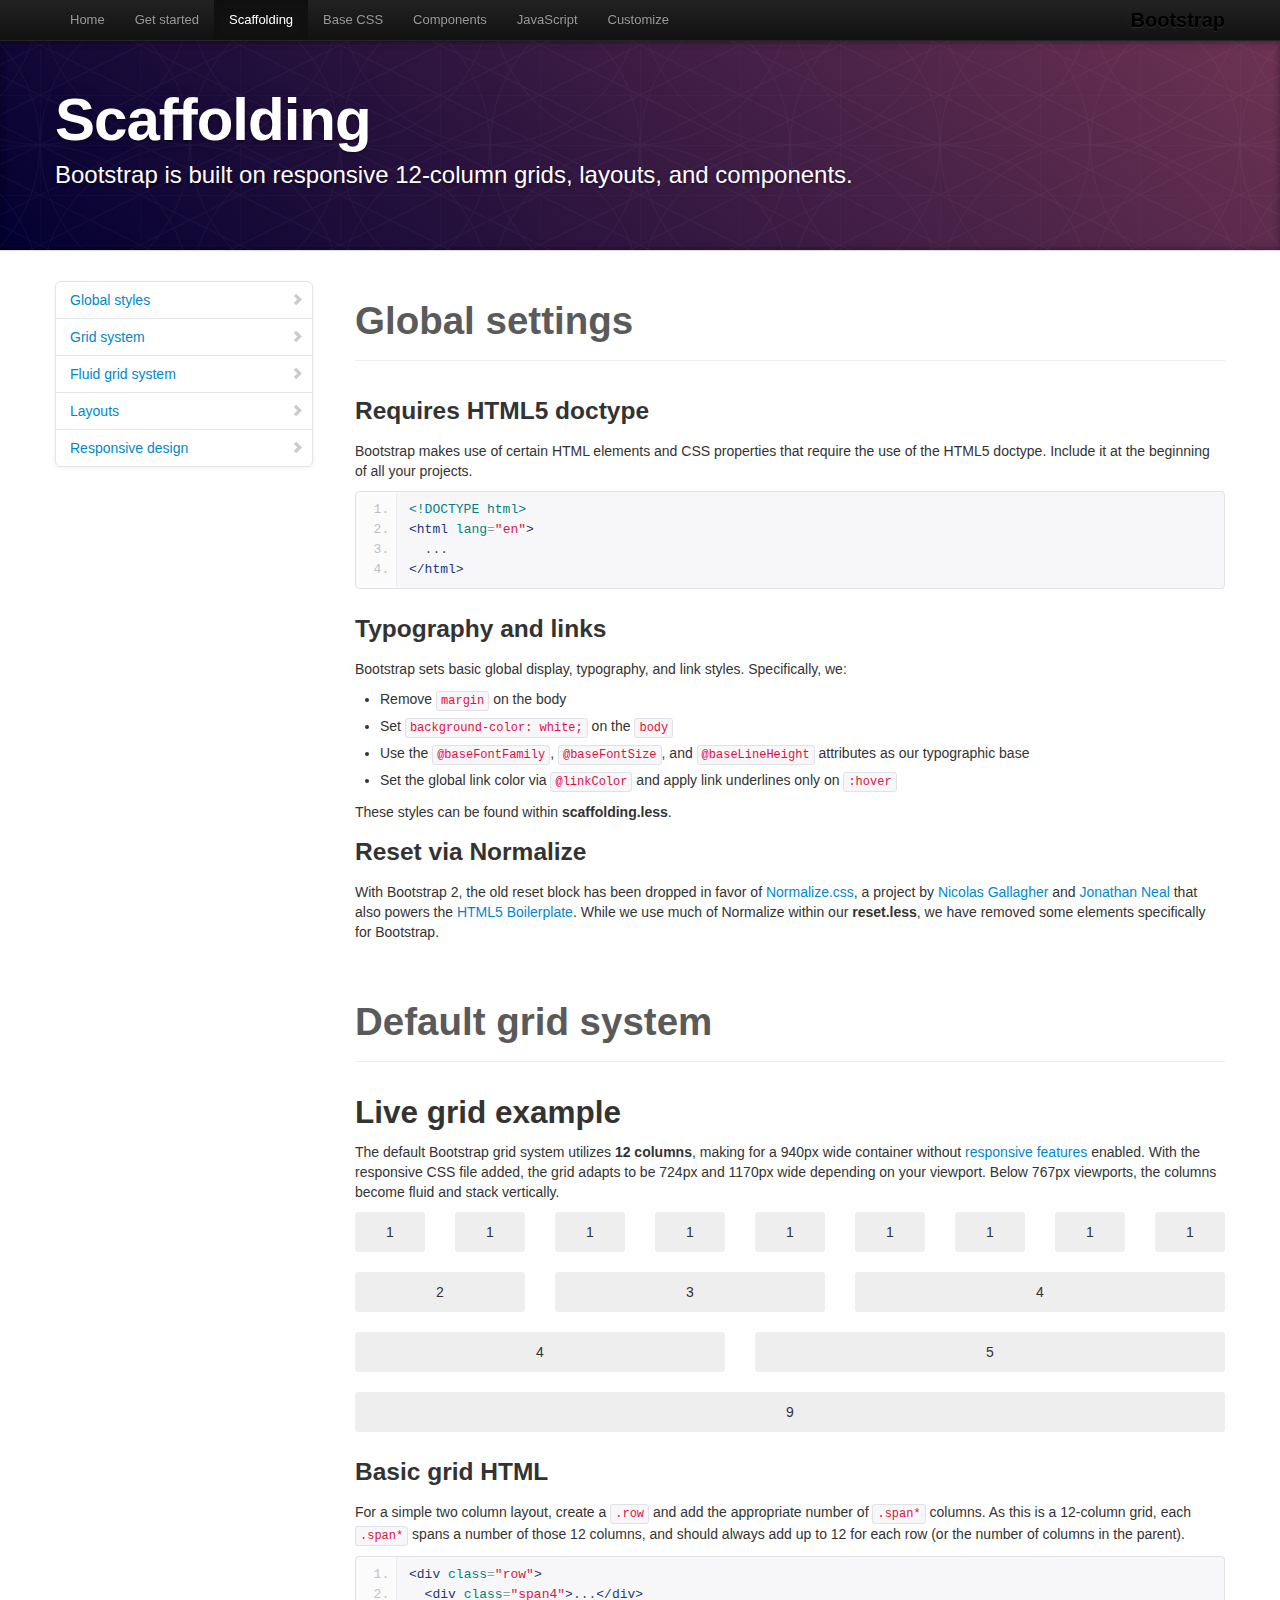
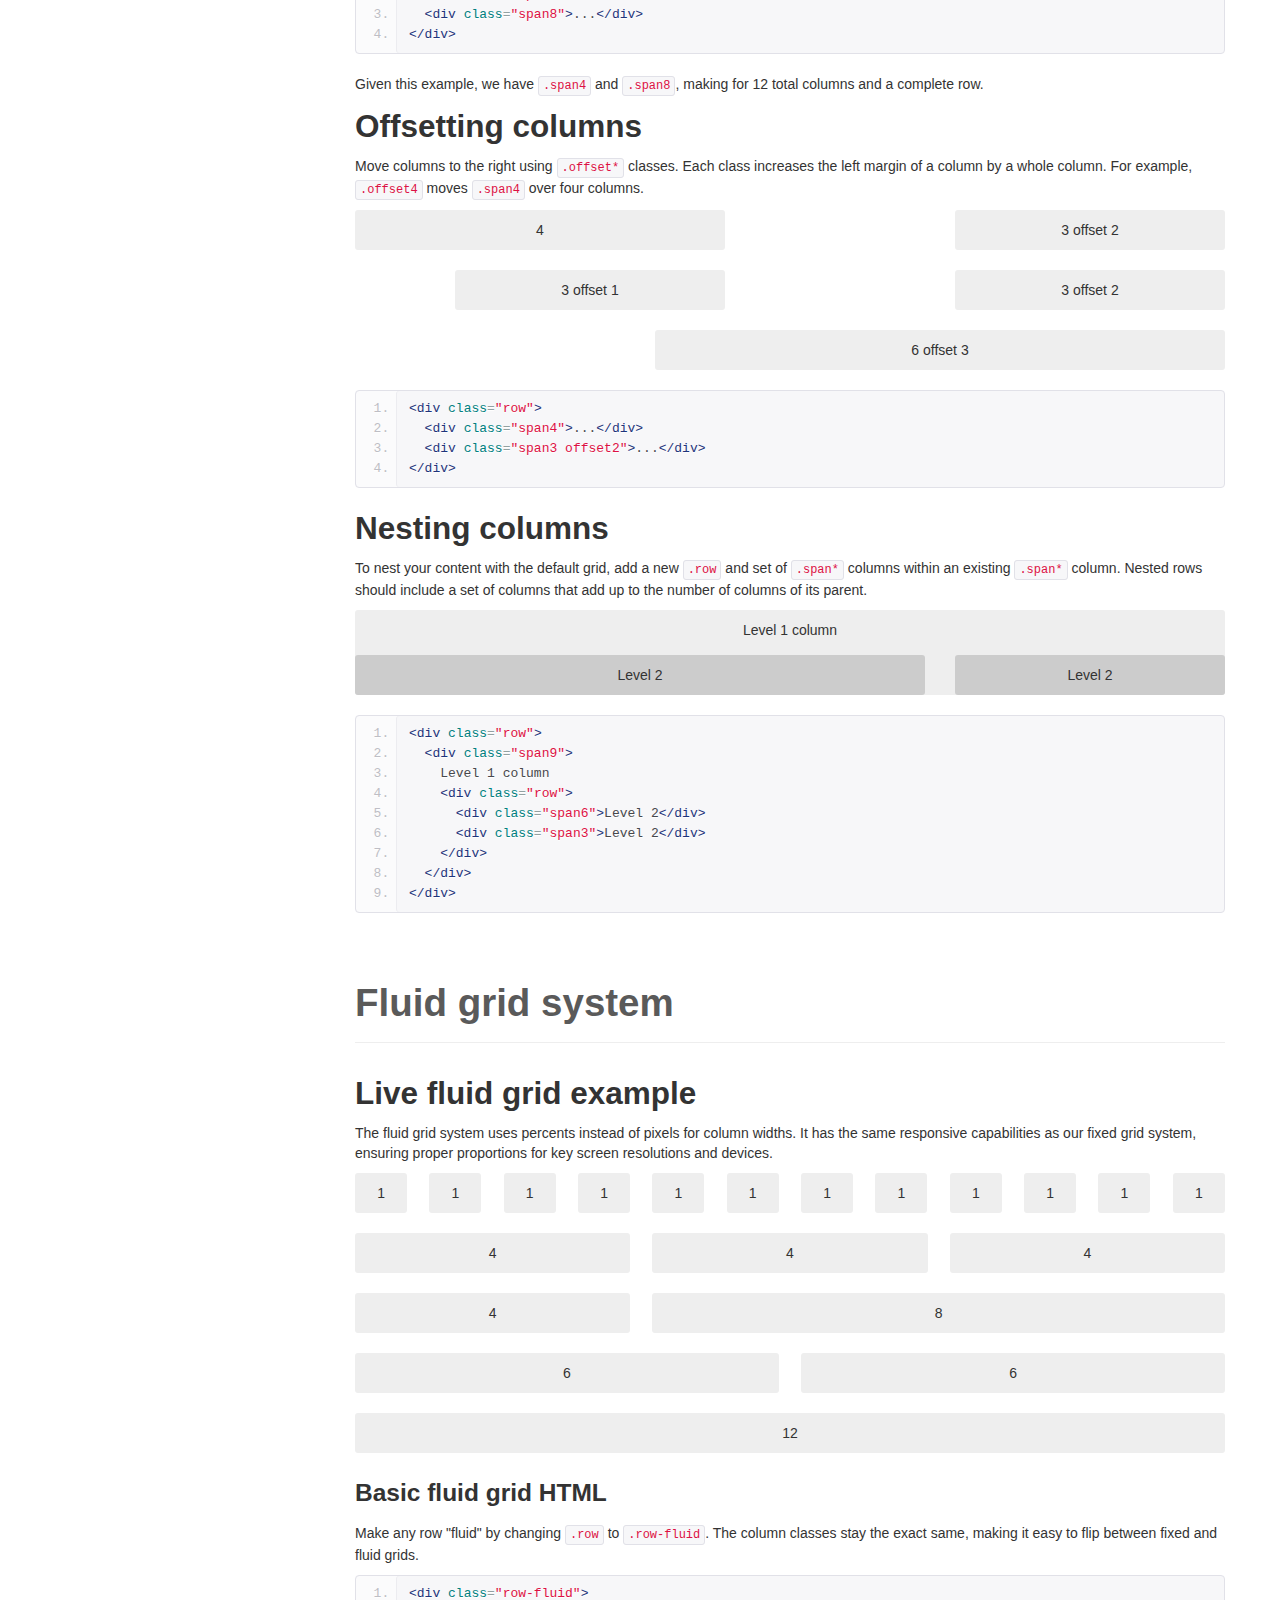
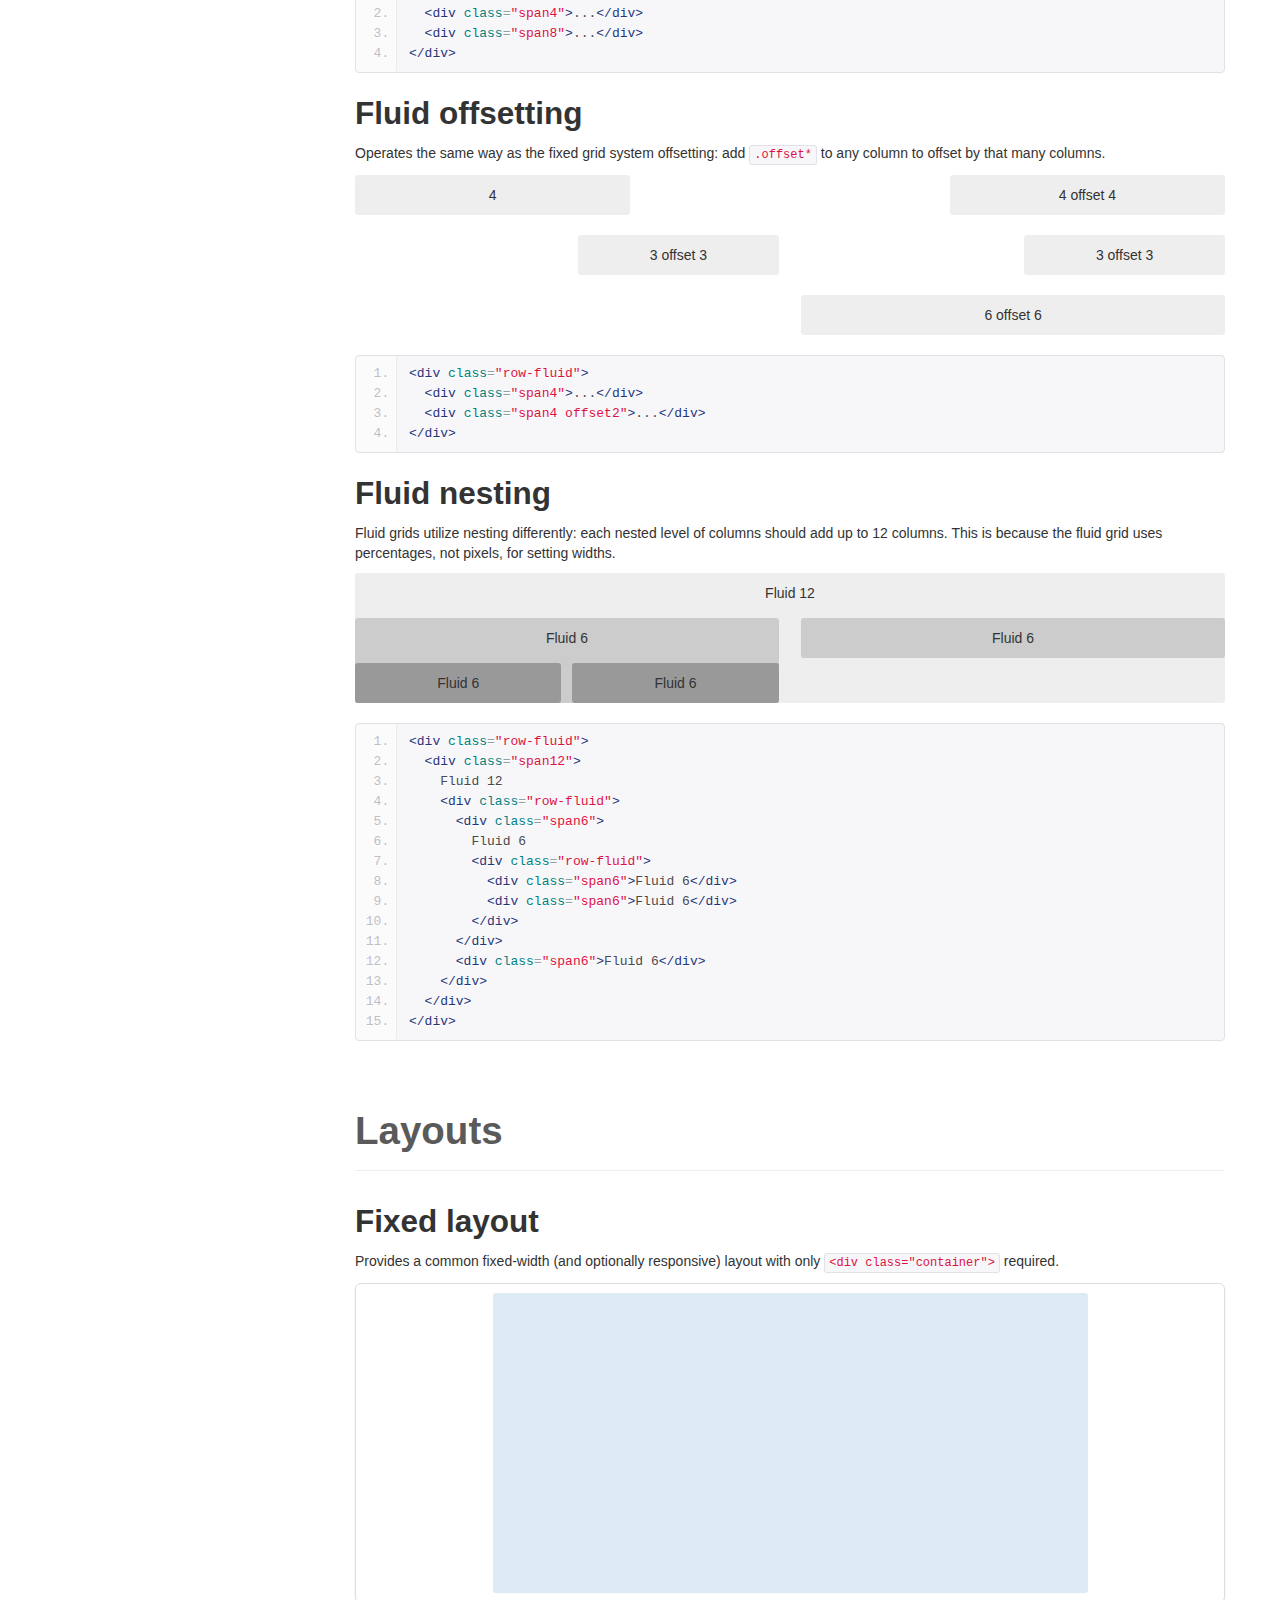
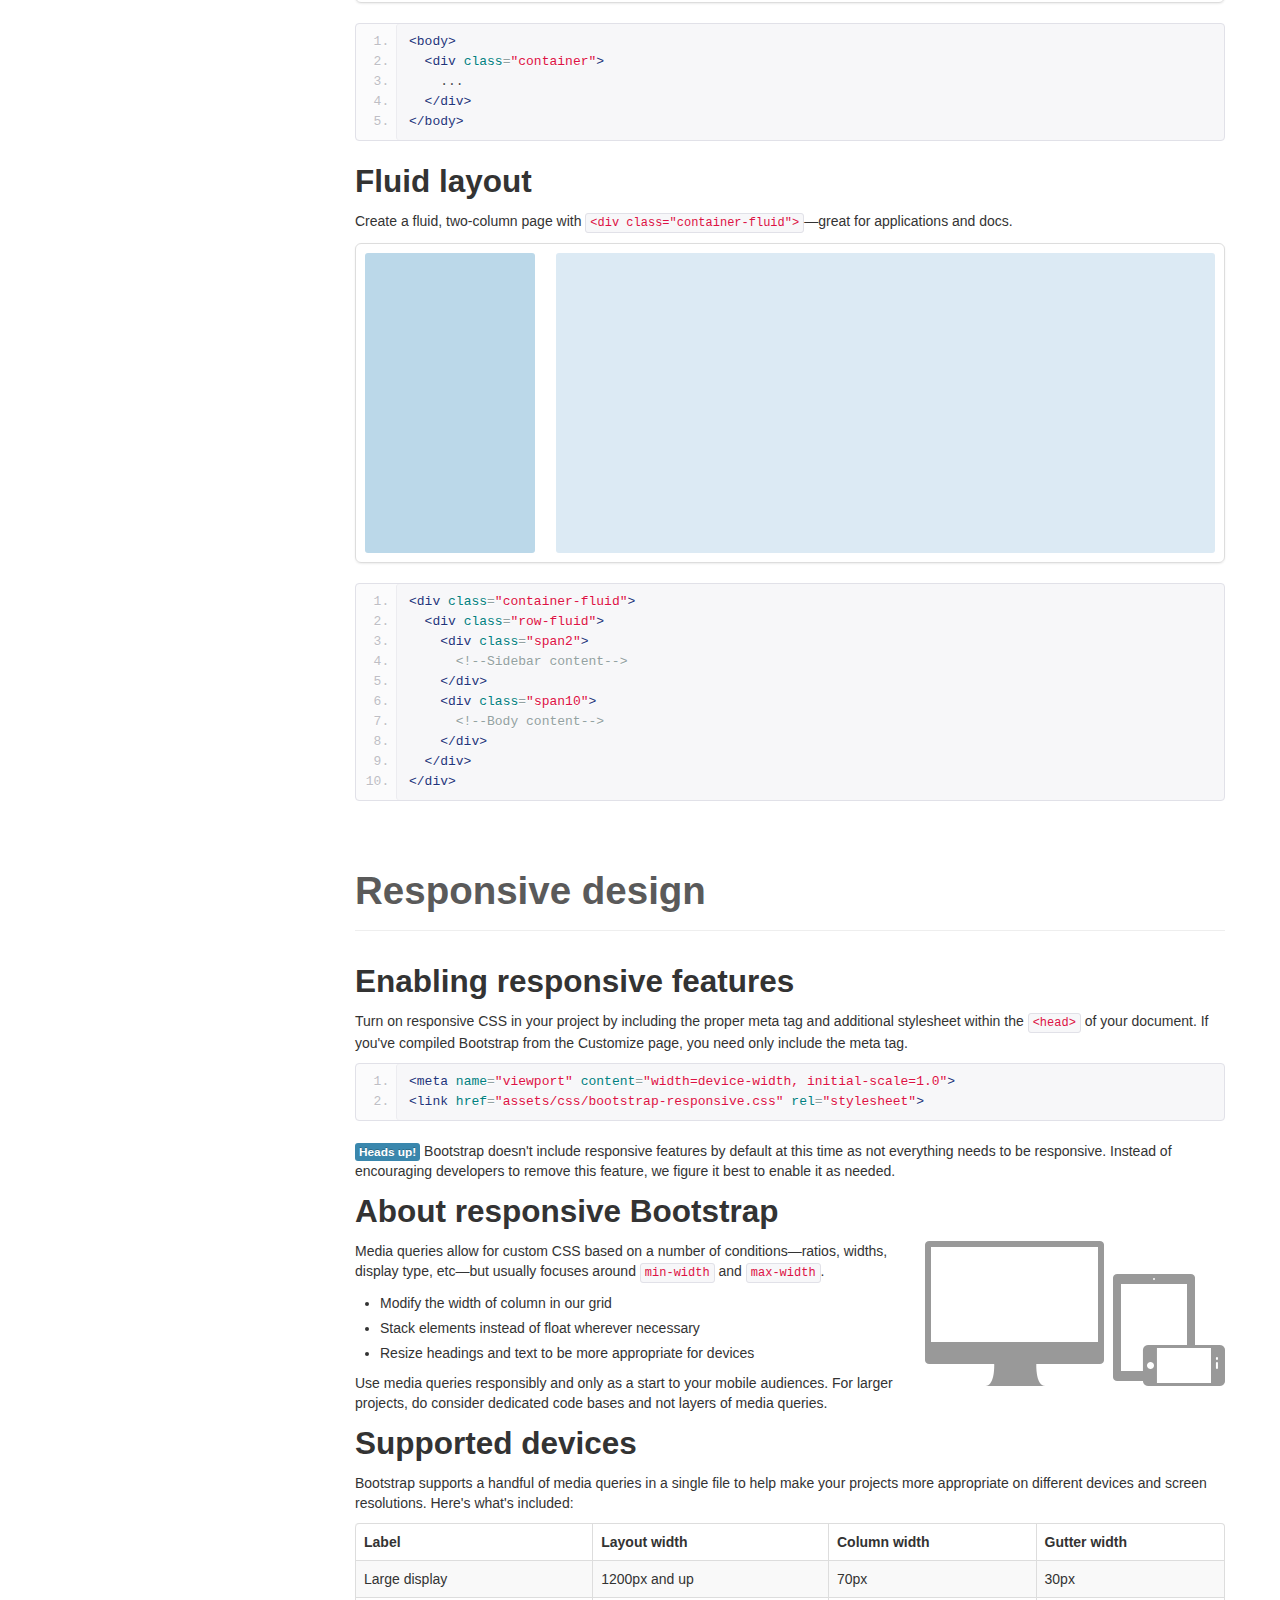
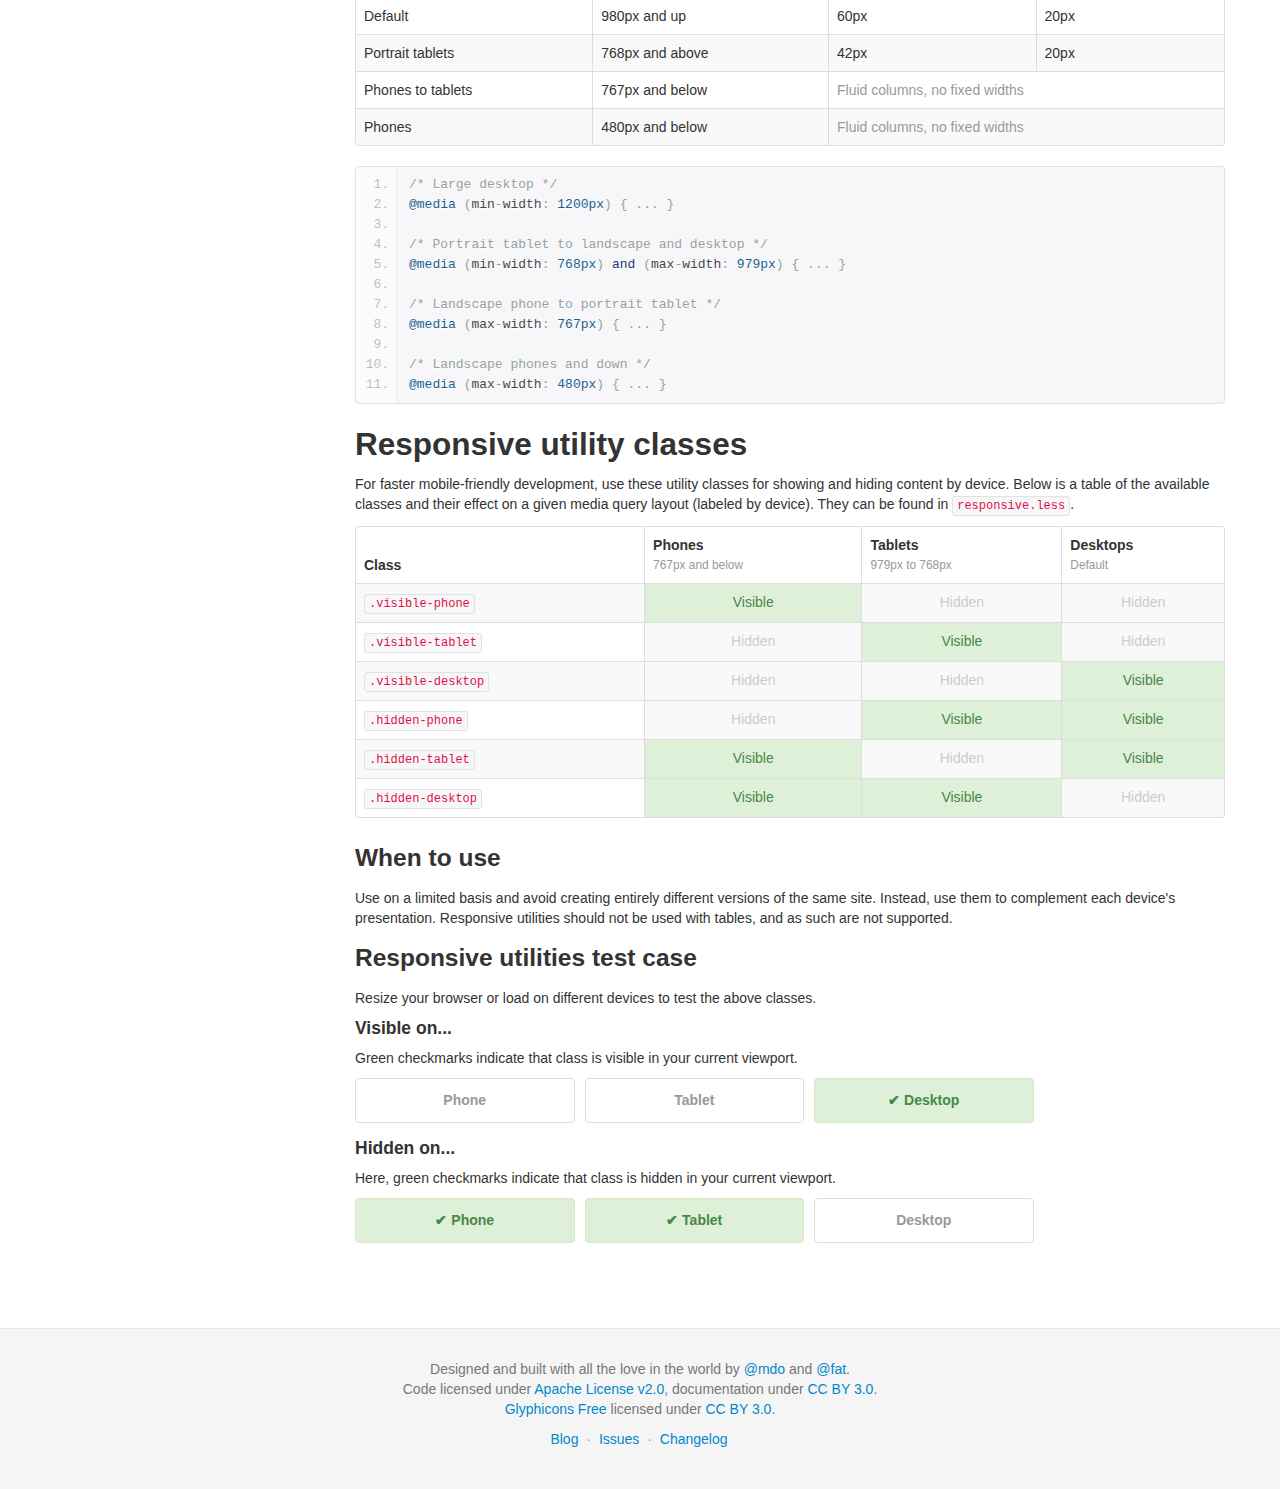
<file: Hackathon/twitter-bootstrap-v2/docs/scaffolding.html>
<!DOCTYPE html>
<html lang="en">
  <head>
    <meta charset="utf-8">
    <title>Scaffolding · Bootstrap</title>
    <meta name="viewport" content="width=device-width, initial-scale=1.0">
    <meta name="description" content="">
    <meta name="author" content="">

    <!-- Le styles -->
    <link href="assets/css/bootstrap.css" rel="stylesheet">
    <link href="assets/css/bootstrap-responsive.css" rel="stylesheet">
    <link href="assets/css/docs.css" rel="stylesheet">
    <link href="assets/js/google-code-prettify/prettify.css" rel="stylesheet">

    <!-- Le HTML5 shim, for IE6-8 support of HTML5 elements -->
    <!--[if lt IE 9]>
      <script src="assets/js/html5shiv.js"></script>
    <![endif]-->

    <!-- Le fav and touch icons -->
    <link rel="apple-touch-icon-precomposed" sizes="144x144" href="assets/ico/apple-touch-icon-144-precomposed.png">
    <link rel="apple-touch-icon-precomposed" sizes="114x114" href="assets/ico/apple-touch-icon-114-precomposed.png">
      <link rel="apple-touch-icon-precomposed" sizes="72x72" href="assets/ico/apple-touch-icon-72-precomposed.png">
                    <link rel="apple-touch-icon-precomposed" href="assets/ico/apple-touch-icon-57-precomposed.png">
                                   <link rel="shortcut icon" href="assets/ico/favicon.png">

  </head>

  <body data-spy="scroll" data-target=".bs-docs-sidebar">

    <!-- Navbar
    ================================================== -->
    <div class="navbar navbar-inverse navbar-fixed-top">
      <div class="navbar-inner">
        <div class="container">
          <button type="button" class="btn btn-navbar" data-toggle="collapse" data-target=".nav-collapse">
            <span class="icon-bar"></span>
            <span class="icon-bar"></span>
            <span class="icon-bar"></span>
          </button>
          <a class="brand" href="./index.html">Bootstrap</a>
          <div class="nav-collapse collapse">
            <ul class="nav">
              <li class="">
                <a href="./index.html">Home</a>
              </li>
              <li class="">
                <a href="./getting-started.html">Get started</a>
              </li>
              <li class="active">
                <a href="./scaffolding.html">Scaffolding</a>
              </li>
              <li class="">
                <a href="./base-css.html">Base CSS</a>
              </li>
              <li class="">
                <a href="./components.html">Components</a>
              </li>
              <li class="">
                <a href="./javascript.html">JavaScript</a>
              </li>
              <li class="">
                <a href="./customize.html">Customize</a>
              </li>
            </ul>
          </div>
        </div>
      </div>
    </div>

<!-- Subhead
================================================== -->
<header class="jumbotron subhead" id="overview">
  <div class="container">
    <h1>Scaffolding</h1>
    <p class="lead">Bootstrap is built on responsive 12-column grids, layouts, and components.</p>
  </div>
</header>

  <div class="container">

    <!-- Docs nav
    ================================================== -->
    <div class="row">
      <div class="span3 bs-docs-sidebar">
        <ul class="nav nav-list bs-docs-sidenav">
          <li><a href="#global"><i class="icon-chevron-right"></i> Global styles</a></li>
          <li><a href="#gridSystem"><i class="icon-chevron-right"></i> Grid system</a></li>
          <li><a href="#fluidGridSystem"><i class="icon-chevron-right"></i> Fluid grid system</a></li>
          <li><a href="#layouts"><i class="icon-chevron-right"></i> Layouts</a></li>
          <li><a href="#responsive"><i class="icon-chevron-right"></i> Responsive design</a></li>
        </ul>
      </div>
      <div class="span9">



        <!-- Global Bootstrap settings
        ================================================== -->
        <section id="global">
          <div class="page-header">
            <h1>Global settings</h1>
          </div>

          <h3>Requires HTML5 doctype</h3>
          <p>Bootstrap makes use of certain HTML elements and CSS properties that require the use of the HTML5 doctype. Include it at the beginning of all your projects.</p>
<pre class="prettyprint linenums">
&lt;!DOCTYPE html&gt;
&lt;html lang="en"&gt;
  ...
&lt;/html&gt;
</pre>

          <h3>Typography and links</h3>
          <p>Bootstrap sets basic global display, typography, and link styles. Specifically, we:</p>
          <ul>
            <li>Remove <code>margin</code> on the body</li>
            <li>Set <code>background-color: white;</code> on the <code>body</code></li>
            <li>Use the <code>@baseFontFamily</code>, <code>@baseFontSize</code>, and <code>@baseLineHeight</code> attributes as our typographic base</li>
            <li>Set the global link color via <code>@linkColor</code> and apply link underlines only on <code>:hover</code></li>
          </ul>
          <p>These styles can be found within <strong>scaffolding.less</strong>.</p>

          <h3>Reset via Normalize</h3>
          <p>With Bootstrap 2, the old reset block has been dropped in favor of <a href="http://necolas.github.com/normalize.css/" target="_blank">Normalize.css</a>, a project by <a href="http://twitter.com/necolas" target="_blank">Nicolas Gallagher</a> and <a href="http://twitter.com/jon_neal" target="_blank">Jonathan Neal</a> that also powers the <a href="http://html5boilerplate.com" target="_blank">HTML5 Boilerplate</a>. While we use much of Normalize within our <strong>reset.less</strong>, we have removed some elements specifically for Bootstrap.</p>

        </section>




        <!-- Grid system
        ================================================== -->
        <section id="gridSystem">
          <div class="page-header">
            <h1>Default grid system</h1>
          </div>

          <h2>Live grid example</h2>
          <p>The default Bootstrap grid system utilizes <strong>12 columns</strong>, making for a 940px wide container without <a href="./scaffolding.html#responsive">responsive features</a> enabled. With the responsive CSS file added, the grid adapts to be 724px and 1170px wide depending on your viewport. Below 767px viewports, the columns become fluid and stack vertically.</p>
          <div class="bs-docs-grid">
            <div class="row show-grid">
              <div class="span1">1</div>
              <div class="span1">1</div>
              <div class="span1">1</div>
              <div class="span1">1</div>
              <div class="span1">1</div>
              <div class="span1">1</div>
              <div class="span1">1</div>
              <div class="span1">1</div>
              <div class="span1">1</div>
            </div>
            <div class="row show-grid">
              <div class="span2">2</div>
              <div class="span3">3</div>
              <div class="span4">4</div>
            </div>
            <div class="row show-grid">
              <div class="span4">4</div>
              <div class="span5">5</div>
            </div>
            <div class="row show-grid">
              <div class="span9">9</div>
            </div>
          </div>

          <h3>Basic grid HTML</h3>
          <p>For a simple two column layout, create a <code>.row</code> and add the appropriate number of <code>.span*</code> columns. As this is a 12-column grid, each <code>.span*</code> spans a number of those 12 columns, and should always add up to 12 for each row (or the number of columns in the parent).</p>
<pre class="prettyprint linenums">
&lt;div class="row"&gt;
  &lt;div class="span4"&gt;...&lt;/div&gt;
  &lt;div class="span8"&gt;...&lt;/div&gt;
&lt;/div&gt;
</pre>
          <p>Given this example, we have <code>.span4</code> and <code>.span8</code>, making for 12 total columns and a complete row.</p>

          <h2>Offsetting columns</h2>
          <p>Move columns to the right using <code>.offset*</code> classes. Each class increases the left margin of a column by a whole column. For example, <code>.offset4</code> moves <code>.span4</code> over four columns.</p>
          <div class="bs-docs-grid">
            <div class="row show-grid">
              <div class="span4">4</div>
              <div class="span3 offset2">3 offset 2</div>
            </div><!-- /row -->
            <div class="row show-grid">
              <div class="span3 offset1">3 offset 1</div>
              <div class="span3 offset2">3 offset 2</div>
            </div><!-- /row -->
            <div class="row show-grid">
              <div class="span6 offset3">6 offset 3</div>
            </div><!-- /row -->
          </div>
<pre class="prettyprint linenums">
&lt;div class="row"&gt;
  &lt;div class="span4"&gt;...&lt;/div&gt;
  &lt;div class="span3 offset2"&gt;...&lt;/div&gt;
&lt;/div&gt;
</pre>

          <h2>Nesting columns</h2>
          <p>To nest your content with the default grid, add a new <code>.row</code> and set of <code>.span*</code> columns within an existing <code>.span*</code> column. Nested rows should include a set of columns that add up to the number of columns of its parent.</p>
          <div class="row show-grid">
            <div class="span9">
              Level 1 column
              <div class="row show-grid">
                <div class="span6">
                  Level 2
                </div>
                <div class="span3">
                  Level 2
                </div>
              </div>
            </div>
          </div>
<pre class="prettyprint linenums">
&lt;div class="row"&gt;
  &lt;div class="span9"&gt;
    Level 1 column
    &lt;div class="row"&gt;
      &lt;div class="span6"&gt;Level 2&lt;/div&gt;
      &lt;div class="span3"&gt;Level 2&lt;/div&gt;
    &lt;/div&gt;
  &lt;/div&gt;
&lt;/div&gt;
</pre>
        </section>



        <!-- Fluid grid system
        ================================================== -->
        <section id="fluidGridSystem">
          <div class="page-header">
            <h1>Fluid grid system</h1>
          </div>

          <h2>Live fluid grid example</h2>
          <p>The fluid grid system uses percents instead of pixels for column widths. It has the same responsive capabilities as our fixed grid system, ensuring proper proportions for key screen resolutions and devices.</p>
          <div class="bs-docs-grid">
            <div class="row-fluid show-grid">
              <div class="span1">1</div>
              <div class="span1">1</div>
              <div class="span1">1</div>
              <div class="span1">1</div>
              <div class="span1">1</div>
              <div class="span1">1</div>
              <div class="span1">1</div>
              <div class="span1">1</div>
              <div class="span1">1</div>
              <div class="span1">1</div>
              <div class="span1">1</div>
              <div class="span1">1</div>
            </div>
            <div class="row-fluid show-grid">
              <div class="span4">4</div>
              <div class="span4">4</div>
              <div class="span4">4</div>
            </div>
            <div class="row-fluid show-grid">
              <div class="span4">4</div>
              <div class="span8">8</div>
            </div>
            <div class="row-fluid show-grid">
              <div class="span6">6</div>
              <div class="span6">6</div>
            </div>
            <div class="row-fluid show-grid">
              <div class="span12">12</div>
            </div>
          </div>

          <h3>Basic fluid grid HTML</h3>
          <p>Make any row "fluid" by changing <code>.row</code> to <code>.row-fluid</code>. The column classes stay the exact same, making it easy to flip between fixed and fluid grids.</p>
<pre class="prettyprint linenums">
&lt;div class="row-fluid"&gt;
  &lt;div class="span4"&gt;...&lt;/div&gt;
  &lt;div class="span8"&gt;...&lt;/div&gt;
&lt;/div&gt;
</pre>

          <h2>Fluid offsetting</h2>
          <p>Operates the same way as the fixed grid system offsetting: add <code>.offset*</code> to any column to offset by that many columns.</p>
          <div class="bs-docs-grid">
            <div class="row-fluid show-grid">
              <div class="span4">4</div>
              <div class="span4 offset4">4 offset 4</div>
            </div><!-- /row -->
            <div class="row-fluid show-grid">
              <div class="span3 offset3">3 offset 3</div>
              <div class="span3 offset3">3 offset 3</div>
            </div><!-- /row -->
            <div class="row-fluid show-grid">
              <div class="span6 offset6">6 offset 6</div>
            </div><!-- /row -->
          </div>
<pre class="prettyprint linenums">
&lt;div class="row-fluid"&gt;
  &lt;div class="span4"&gt;...&lt;/div&gt;
  &lt;div class="span4 offset2"&gt;...&lt;/div&gt;
&lt;/div&gt;
</pre>

          <h2>Fluid nesting</h2>
          <p>Fluid grids utilize nesting differently: each nested level of columns should add up to 12 columns. This is because the fluid grid uses percentages, not pixels, for setting widths.</p>
          <div class="row-fluid show-grid">
            <div class="span12">
              Fluid 12
              <div class="row-fluid show-grid">
                <div class="span6">
                  Fluid 6
                  <div class="row-fluid show-grid">
                    <div class="span6">
                      Fluid 6
                    </div>
                    <div class="span6">
                      Fluid 6
                    </div>
                  </div>
                </div>
                <div class="span6">
                  Fluid 6
                </div>
              </div>
            </div>
          </div>
<pre class="prettyprint linenums">
&lt;div class="row-fluid"&gt;
  &lt;div class="span12"&gt;
    Fluid 12
    &lt;div class="row-fluid"&gt;
      &lt;div class="span6"&gt;
        Fluid 6
        &lt;div class="row-fluid"&gt;
          &lt;div class="span6"&gt;Fluid 6&lt;/div&gt;
          &lt;div class="span6"&gt;Fluid 6&lt;/div&gt;
        &lt;/div&gt;
      &lt;/div&gt;
      &lt;div class="span6"&gt;Fluid 6&lt;/div&gt;
    &lt;/div&gt;
  &lt;/div&gt;
&lt;/div&gt;
</pre>

        </section>




        <!-- Layouts (Default and fluid)
        ================================================== -->
        <section id="layouts">
          <div class="page-header">
            <h1>Layouts</h1>
          </div>

          <h2>Fixed layout</h2>
          <p>Provides a common fixed-width (and optionally responsive) layout with only <code>&lt;div class="container"&gt;</code> required.</p>
          <div class="mini-layout">
            <div class="mini-layout-body"></div>
          </div>
<pre class="prettyprint linenums">
&lt;body&gt;
  &lt;div class="container"&gt;
    ...
  &lt;/div&gt;
&lt;/body&gt;
</pre>

          <h2>Fluid layout</h2>
          <p>Create a fluid, two-column page with <code>&lt;div class="container-fluid"&gt;</code>&mdash;great for applications and docs.</p>
          <div class="mini-layout fluid">
            <div class="mini-layout-sidebar"></div>
            <div class="mini-layout-body"></div>
          </div>
<pre class="prettyprint linenums">
&lt;div class="container-fluid"&gt;
  &lt;div class="row-fluid"&gt;
    &lt;div class="span2"&gt;
      &lt;!--Sidebar content--&gt;
    &lt;/div&gt;
    &lt;div class="span10"&gt;
      &lt;!--Body content--&gt;
    &lt;/div&gt;
  &lt;/div&gt;
&lt;/div&gt;
</pre>
        </section>




        <!-- Responsive design
        ================================================== -->
        <section id="responsive">
          <div class="page-header">
            <h1>Responsive design</h1>
          </div>

          <h2>Enabling responsive features</h2>
          <p>Turn on responsive CSS in your project by including the proper meta tag and additional stylesheet within the <code>&lt;head&gt;</code> of your document. If you've compiled Bootstrap from the Customize page, you need only include the meta tag.</p>
<pre class="prettyprint linenums">
&lt;meta name="viewport" content="width=device-width, initial-scale=1.0"&gt;
&lt;link href="assets/css/bootstrap-responsive.css" rel="stylesheet"&gt;
</pre>
          <p><span class="label label-info">Heads up!</span>  Bootstrap doesn't include responsive features by default at this time as not everything needs to be responsive. Instead of encouraging developers to remove this feature, we figure it best to enable it as needed.</p>

          <h2>About responsive Bootstrap</h2>
          <img src="assets/img/responsive-illustrations.png" alt="Responsive devices" style="float: right; margin: 0 0 20px 20px;">
          <p>Media queries allow for custom CSS based on a number of conditions&mdash;ratios, widths, display type, etc&mdash;but usually focuses around <code>min-width</code> and <code>max-width</code>.</p>
          <ul>
            <li>Modify the width of column in our grid</li>
            <li>Stack elements instead of float wherever necessary</li>
            <li>Resize headings and text to be more appropriate for devices</li>
          </ul>
          <p>Use media queries responsibly and only as a start to your mobile audiences. For larger projects, do consider dedicated code bases and not layers of media queries.</p>

          <h2>Supported devices</h2>
          <p>Bootstrap supports a handful of media queries in a single file to help make your projects more appropriate on different devices and screen resolutions. Here's what's included:</p>
          <table class="table table-bordered table-striped">
            <thead>
              <tr>
                <th>Label</th>
                <th>Layout width</th>
                <th>Column width</th>
                <th>Gutter width</th>
              </tr>
            </thead>
            <tbody>
              <tr>
                <td>Large display</td>
                <td>1200px and up</td>
                <td>70px</td>
                <td>30px</td>
              </tr>
              <tr>
                <td>Default</td>
                <td>980px and up</td>
                <td>60px</td>
                <td>20px</td>
              </tr>
              <tr>
                <td>Portrait tablets</td>
                <td>768px and above</td>
                <td>42px</td>
                <td>20px</td>
              </tr>
              <tr>
                <td>Phones to tablets</td>
                <td>767px and below</td>
                <td class="muted" colspan="2">Fluid columns, no fixed widths</td>
              </tr>
              <tr>
                <td>Phones</td>
                <td>480px and below</td>
                <td class="muted" colspan="2">Fluid columns, no fixed widths</td>
              </tr>
            </tbody>
          </table>
<pre class="prettyprint linenums">
/* Large desktop */
@media (min-width: 1200px) { ... }

/* Portrait tablet to landscape and desktop */
@media (min-width: 768px) and (max-width: 979px) { ... }

/* Landscape phone to portrait tablet */
@media (max-width: 767px) { ... }

/* Landscape phones and down */
@media (max-width: 480px) { ... }
</pre>


          <h2>Responsive utility classes</h2>
          <p>For faster mobile-friendly development, use these utility classes for showing and hiding content by device. Below is a table of the available classes and their effect on a given media query layout (labeled by device). They can be found in <code>responsive.less</code>.</p>
          <table class="table table-bordered table-striped responsive-utilities">
            <thead>
              <tr>
                <th>Class</th>
                <th>Phones <small>767px and below</small></th>
                <th>Tablets <small>979px to 768px</small></th>
                <th>Desktops <small>Default</small></th>
              </tr>
            </thead>
            <tbody>
              <tr>
                <th><code>.visible-phone</code></th>
                <td class="is-visible">Visible</td>
                <td class="is-hidden">Hidden</td>
                <td class="is-hidden">Hidden</td>
              </tr>
              <tr>
                <th><code>.visible-tablet</code></th>
                <td class="is-hidden">Hidden</td>
                <td class="is-visible">Visible</td>
                <td class="is-hidden">Hidden</td>
              </tr>
              <tr>
                <th><code>.visible-desktop</code></th>
                <td class="is-hidden">Hidden</td>
                <td class="is-hidden">Hidden</td>
                <td class="is-visible">Visible</td>
              </tr>
              <tr>
                <th><code>.hidden-phone</code></th>
                <td class="is-hidden">Hidden</td>
                <td class="is-visible">Visible</td>
                <td class="is-visible">Visible</td>
              </tr>
              <tr>
                <th><code>.hidden-tablet</code></th>
                <td class="is-visible">Visible</td>
                <td class="is-hidden">Hidden</td>
                <td class="is-visible">Visible</td>
              </tr>
              <tr>
                <th><code>.hidden-desktop</code></th>
                <td class="is-visible">Visible</td>
                <td class="is-visible">Visible</td>
                <td class="is-hidden">Hidden</td>
              </tr>
            </tbody>
          </table>

          <h3>When to use</h3>
          <p>Use on a limited basis and avoid creating entirely different versions of the same site. Instead, use them to complement each device's presentation. Responsive utilities should not be used with tables, and as such are not supported.</p>

          <h3>Responsive utilities test case</h3>
          <p>Resize your browser or load on different devices to test the above classes.</p>
          <h4>Visible on...</h4>
          <p>Green checkmarks indicate that class is visible in your current viewport.</p>
          <ul class="responsive-utilities-test">
            <li>Phone<span class="visible-phone">&#10004; Phone</span></li>
            <li>Tablet<span class="visible-tablet">&#10004; Tablet</span></li>
            <li>Desktop<span class="visible-desktop">&#10004; Desktop</span></li>
          </ul>
          <h4>Hidden on...</h4>
          <p>Here, green checkmarks indicate that class is hidden in your current viewport.</p>
          <ul class="responsive-utilities-test hidden-on">
            <li>Phone<span class="hidden-phone">&#10004; Phone</span></li>
            <li>Tablet<span class="hidden-tablet">&#10004; Tablet</span></li>
            <li>Desktop<span class="hidden-desktop">&#10004; Desktop</span></li>
          </ul>

        </section>



      </div>
    </div>

  </div>



    <!-- Footer
    ================================================== -->
    <footer class="footer">
      <div class="container">
        <p>Designed and built with all the love in the world by <a href="http://twitter.com/mdo" target="_blank">@mdo</a> and <a href="http://twitter.com/fat" target="_blank">@fat</a>.</p>
        <p>Code licensed under <a href="http://www.apache.org/licenses/LICENSE-2.0" target="_blank">Apache License v2.0</a>, documentation under <a href="http://creativecommons.org/licenses/by/3.0/">CC BY 3.0</a>.</p>
        <p><a href="http://glyphicons.com">Glyphicons Free</a> licensed under <a href="http://creativecommons.org/licenses/by/3.0/">CC BY 3.0</a>.</p>
        <ul class="footer-links">
          <li><a href="http://blog.getbootstrap.com">Blog</a></li>
          <li class="muted">&middot;</li>
          <li><a href="https://github.com/twitter/bootstrap/issues?state=open">Issues</a></li>
          <li class="muted">&middot;</li>
          <li><a href="https://github.com/twitter/bootstrap/blob/master/CHANGELOG.md">Changelog</a></li>
        </ul>
      </div>
    </footer>



    <!-- Le javascript
    ================================================== -->
    <!-- Placed at the end of the document so the pages load faster -->
    <script type="text/javascript" src="http://platform.twitter.com/widgets.js"></script>
    <script src="assets/js/jquery.js"></script>
    <script src="assets/js/bootstrap-transition.js"></script>
    <script src="assets/js/bootstrap-alert.js"></script>
    <script src="assets/js/bootstrap-modal.js"></script>
    <script src="assets/js/bootstrap-dropdown.js"></script>
    <script src="assets/js/bootstrap-scrollspy.js"></script>
    <script src="assets/js/bootstrap-tab.js"></script>
    <script src="assets/js/bootstrap-tooltip.js"></script>
    <script src="assets/js/bootstrap-popover.js"></script>
    <script src="assets/js/bootstrap-button.js"></script>
    <script src="assets/js/bootstrap-collapse.js"></script>
    <script src="assets/js/bootstrap-carousel.js"></script>
    <script src="assets/js/bootstrap-typeahead.js"></script>
    <script src="assets/js/bootstrap-affix.js"></script>

    <script src="assets/js/holder/holder.js"></script>
    <script src="assets/js/google-code-prettify/prettify.js"></script>

    <script src="assets/js/application.js"></script>



  </body>
</html>
</file>
<file: Hackathon/twitter-bootstrap-v2/docs/assets/js/google-code-prettify/prettify.css>
.com { color: #93a1a1; }
.lit { color: #195f91; }
.pun, .opn, .clo { color: #93a1a1; }
.fun { color: #dc322f; }
.str, .atv { color: #D14; }
.kwd, .prettyprint .tag { color: #1e347b; }
.typ, .atn, .dec, .var { color: teal; }
.pln { color: #48484c; }

.prettyprint {
  padding: 8px;
  background-color: #f7f7f9;
  border: 1px solid #e1e1e8;
}
.prettyprint.linenums {
  -webkit-box-shadow: inset 40px 0 0 #fbfbfc, inset 41px 0 0 #ececf0;
     -moz-box-shadow: inset 40px 0 0 #fbfbfc, inset 41px 0 0 #ececf0;
          box-shadow: inset 40px 0 0 #fbfbfc, inset 41px 0 0 #ececf0;
}

/* Specify class=linenums on a pre to get line numbering */
ol.linenums {
  margin: 0 0 0 33px; /* IE indents via margin-left */
}
ol.linenums li {
  padding-left: 12px;
  color: #bebec5;
  line-height: 20px;
  text-shadow: 0 1px 0 #fff;
}
</file>
<file: Hackathon/twitter-bootstrap-v2/docs/assets/css/docs.css>
/* Add additional stylesheets below
-------------------------------------------------- */
/*
  Bootstrap's documentation styles
  Special styles for presenting Bootstrap's documentation and examples
*/



/* Body and structure
-------------------------------------------------- */

body {
  position: relative;
  padding-top: 40px;
}

/* Code in headings */
h3 code {
  font-size: 14px;
  font-weight: normal;
}



/* Tweak navbar brand link to be super sleek
-------------------------------------------------- */

body > .navbar {
  font-size: 13px;
}

/* Change the docs' brand */
body > .navbar .brand {
  padding-right: 0;
  padding-left: 0;
  margin-left: 20px;
  float: right;
  font-weight: bold;
  color: #000;
  text-shadow: 0 1px 0 rgba(255,255,255,.1), 0 0 30px rgba(255,255,255,.125);
  -webkit-transition: all .2s linear;
     -moz-transition: all .2s linear;
          transition: all .2s linear;
}
body > .navbar .brand:hover {
  text-decoration: none;
  text-shadow: 0 1px 0 rgba(255,255,255,.1), 0 0 30px rgba(255,255,255,.4);
}


/* Sections
-------------------------------------------------- */

/* padding for in-page bookmarks and fixed navbar */
section {
  padding-top: 30px;
}
section > .page-header,
section > .lead {
  color: #5a5a5a;
}
section > ul li {
  margin-bottom: 5px;
}

/* Separators (hr) */
.bs-docs-separator {
  margin: 40px 0 39px;
}

/* Faded out hr */
hr.soften {
  height: 1px;
  margin: 70px 0;
  background-image: -webkit-linear-gradient(left, rgba(0,0,0,0), rgba(0,0,0,.1), rgba(0,0,0,0));
  background-image:    -moz-linear-gradient(left, rgba(0,0,0,0), rgba(0,0,0,.1), rgba(0,0,0,0));
  background-image:     -ms-linear-gradient(left, rgba(0,0,0,0), rgba(0,0,0,.1), rgba(0,0,0,0));
  background-image:      -o-linear-gradient(left, rgba(0,0,0,0), rgba(0,0,0,.1), rgba(0,0,0,0));
  border: 0;
}



/* Jumbotrons
-------------------------------------------------- */

/* Base class
------------------------- */
.jumbotron {
  position: relative;
  padding: 40px 0;
  color: #fff;
  text-align: center;
  text-shadow: 0 1px 3px rgba(0,0,0,.4), 0 0 30px rgba(0,0,0,.075);
  background: #020031; /* Old browsers */
  background: -moz-linear-gradient(45deg,  #020031 0%, #6d3353 100%); /* FF3.6+ */
  background: -webkit-gradient(linear, left bottom, right top, color-stop(0%,#020031), color-stop(100%,#6d3353)); /* Chrome,Safari4+ */
  background: -webkit-linear-gradient(45deg,  #020031 0%,#6d3353 100%); /* Chrome10+,Safari5.1+ */
  background: -o-linear-gradient(45deg,  #020031 0%,#6d3353 100%); /* Opera 11.10+ */
  background: -ms-linear-gradient(45deg,  #020031 0%,#6d3353 100%); /* IE10+ */
  background: linear-gradient(45deg,  #020031 0%,#6d3353 100%); /* W3C */
  filter: progid:DXImageTransform.Microsoft.gradient( startColorstr='#020031', endColorstr='#6d3353',GradientType=1 ); /* IE6-9 fallback on horizontal gradient */
  -webkit-box-shadow: inset 0 3px 7px rgba(0,0,0,.2), inset 0 -3px 7px rgba(0,0,0,.2);
     -moz-box-shadow: inset 0 3px 7px rgba(0,0,0,.2), inset 0 -3px 7px rgba(0,0,0,.2);
          box-shadow: inset 0 3px 7px rgba(0,0,0,.2), inset 0 -3px 7px rgba(0,0,0,.2);
}
.jumbotron h1 {
  font-size: 80px;
  font-weight: bold;
  letter-spacing: -1px;
  line-height: 1;
}
.jumbotron p {
  font-size: 24px;
  font-weight: 300;
  line-height: 1.25;
  margin-bottom: 30px;
}

/* Link styles (used on .masthead-links as well) */
.jumbotron a {
  color: #fff;
  color: rgba(255,255,255,.5);
  -webkit-transition: all .2s ease-in-out;
     -moz-transition: all .2s ease-in-out;
          transition: all .2s ease-in-out;
}
.jumbotron a:hover {
  color: #fff;
  text-shadow: 0 0 10px rgba(255,255,255,.25);
}

/* Download button */
.masthead .btn {
  padding: 19px 24px;
  font-size: 24px;
  font-weight: 200;
  color: #fff; /* redeclare to override the `.jumbotron a` */
  border: 0;
  -webkit-border-radius: 6px;
     -moz-border-radius: 6px;
          border-radius: 6px;
  -webkit-box-shadow: inset 0 1px 0 rgba(255,255,255,.1), 0 1px 5px rgba(0,0,0,.25);
     -moz-box-shadow: inset 0 1px 0 rgba(255,255,255,.1), 0 1px 5px rgba(0,0,0,.25);
          box-shadow: inset 0 1px 0 rgba(255,255,255,.1), 0 1px 5px rgba(0,0,0,.25);
  -webkit-transition: none;
     -moz-transition: none;
          transition: none;
}
.masthead .btn:hover {
  -webkit-box-shadow: inset 0 1px 0 rgba(255,255,255,.1), 0 1px 5px rgba(0,0,0,.25);
     -moz-box-shadow: inset 0 1px 0 rgba(255,255,255,.1), 0 1px 5px rgba(0,0,0,.25);
          box-shadow: inset 0 1px 0 rgba(255,255,255,.1), 0 1px 5px rgba(0,0,0,.25);
}
.masthead .btn:active {
  -webkit-box-shadow: inset 0 2px 4px rgba(0,0,0,.1), 0 1px 0 rgba(255,255,255,.1);
     -moz-box-shadow: inset 0 2px 4px rgba(0,0,0,.1), 0 1px 0 rgba(255,255,255,.1);
          box-shadow: inset 0 2px 4px rgba(0,0,0,.1), 0 1px 0 rgba(255,255,255,.1);
}


/* Pattern overlay
------------------------- */
.jumbotron .container {
  position: relative;
  z-index: 2;
}
.jumbotron:after {
  content: '';
  display: block;
  position: absolute;
  top: 0;
  right: 0;
  bottom: 0;
  left: 0;
  background: url(../img/bs-docs-masthead-pattern.png) repeat center center;
  opacity: .4;
}
@media
only screen and (-webkit-min-device-pixel-ratio: 2),
only screen and (   min--moz-device-pixel-ratio: 2),
only screen and (     -o-min-device-pixel-ratio: 2/1) {

  .jumbotron:after {
    background-size: 150px 150px;
  }

}

/* Masthead (docs home)
------------------------- */
.masthead {
  padding: 70px 0 80px;
  margin-bottom: 0;
  color: #fff;
}
.masthead h1 {
  font-size: 120px;
  line-height: 1;
  letter-spacing: -2px;
}
.masthead p {
  font-size: 40px;
  font-weight: 200;
  line-height: 1.25;
}

/* Textual links in masthead */
.masthead-links {
  margin: 0;
  list-style: none;
}
.masthead-links li {
  display: inline;
  padding: 0 10px;
  color: rgba(255,255,255,.25);
}

/* Social proof buttons from GitHub & Twitter */
.bs-docs-social {
  padding: 15px 0;
  text-align: center;
  background-color: #f5f5f5;
  border-top: 1px solid #fff;
  border-bottom: 1px solid #ddd;
}

/* Quick links on Home */
.bs-docs-social-buttons {
  margin-left: 0;
  margin-bottom: 0;
  padding-left: 0;
  list-style: none;
}
.bs-docs-social-buttons li {
  display: inline-block;
  padding: 5px 8px;
  line-height: 1;
  *display: inline;
  *zoom: 1;
}

/* Subhead (other pages)
------------------------- */
.subhead {
  text-align: left;
  border-bottom: 1px solid #ddd;
}
.subhead h1 {
  font-size: 60px;
}
.subhead p {
  margin-bottom: 20px;
}
.subhead .navbar {
  display: none;
}



/* Marketing section of Overview
-------------------------------------------------- */

.marketing {
  text-align: center;
  color: #5a5a5a;
}
.marketing h1 {
  margin: 60px 0 10px;
  font-size: 60px;
  font-weight: 200;
  line-height: 1;
  letter-spacing: -1px;
}
.marketing h2 {
  font-weight: 200;
  margin-bottom: 5px;
}
.marketing p {
  font-size: 16px;
  line-height: 1.5;
}
.marketing .marketing-byline {
  margin-bottom: 40px;
  font-size: 20px;
  font-weight: 300;
  line-height: 1.25;
  color: #999;
}
.marketing-img {
  display: block;
  margin: 0 auto 30px;
  max-height: 145px;
}



/* Footer
-------------------------------------------------- */

.footer {
  text-align: center;
  padding: 30px 0;
  margin-top: 70px;
  border-top: 1px solid #e5e5e5;
  background-color: #f5f5f5;
}
.footer p {
  margin-bottom: 0;
  color: #777;
}
.footer-links {
  margin: 10px 0;
}
.footer-links li {
  display: inline;
  padding: 0 2px;
}
.footer-links li:first-child {
  padding-left: 0;
}



/* Special grid styles
-------------------------------------------------- */

.show-grid {
  margin-top: 10px;
  margin-bottom: 20px;
}
.show-grid [class*="span"] {
  background-color: #eee;
  text-align: center;
  -webkit-border-radius: 3px;
     -moz-border-radius: 3px;
          border-radius: 3px;
  min-height: 40px;
  line-height: 40px;
}
.show-grid [class*="span"]:hover {
  background-color: #ddd;
}
.show-grid .show-grid {
  margin-top: 0;
  margin-bottom: 0;
}
.show-grid .show-grid [class*="span"] {
  margin-top: 5px;
}
.show-grid [class*="span"] [class*="span"] {
  background-color: #ccc;
}
.show-grid [class*="span"] [class*="span"] [class*="span"] {
  background-color: #999;
}



/* Mini layout previews
-------------------------------------------------- */
.mini-layout {
  border: 1px solid #ddd;
  -webkit-border-radius: 6px;
     -moz-border-radius: 6px;
          border-radius: 6px;
  -webkit-box-shadow: 0 1px 2px rgba(0,0,0,.075);
     -moz-box-shadow: 0 1px 2px rgba(0,0,0,.075);
          box-shadow: 0 1px 2px rgba(0,0,0,.075);
}
.mini-layout,
.mini-layout .mini-layout-body,
.mini-layout.fluid .mini-layout-sidebar {
  height: 300px;
}
.mini-layout {
  margin-bottom: 20px;
  padding: 9px;
}
.mini-layout div {
  -webkit-border-radius: 3px;
     -moz-border-radius: 3px;
          border-radius: 3px;
}
.mini-layout .mini-layout-body {
  background-color: #dceaf4;
  margin: 0 auto;
  width: 70%;
}
.mini-layout.fluid .mini-layout-sidebar,
.mini-layout.fluid .mini-layout-header,
.mini-layout.fluid .mini-layout-body {
  float: left;
}
.mini-layout.fluid .mini-layout-sidebar {
  background-color: #bbd8e9;
  width: 20%;
}
.mini-layout.fluid .mini-layout-body {
  width: 77.5%;
  margin-left: 2.5%;
}



/* Download page
-------------------------------------------------- */

.download .page-header {
  margin-top: 36px;
}
.page-header .toggle-all {
  margin-top: 5px;
}

/* Space out h3s when following a section */
.download h3 {
  margin-bottom: 5px;
}
.download-builder input + h3,
.download-builder .checkbox + h3 {
  margin-top: 9px;
}

/* Fields for variables */
.download-builder input[type=text] {
  margin-bottom: 9px;
  font-family: Menlo, Monaco, "Courier New", monospace;
  font-size: 12px;
  color: #d14;
}
.download-builder input[type=text]:focus {
  background-color: #fff;
}

/* Custom, larger checkbox labels */
.download .checkbox {
  padding: 6px 10px 6px 25px;
  font-size: 13px;
  line-height: 18px;
  color: #555;
  background-color: #f9f9f9;
  -webkit-border-radius: 3px;
     -moz-border-radius: 3px;
          border-radius: 3px;
  cursor: pointer;
}
.download .checkbox:hover {
  color: #333;
  background-color: #f5f5f5;
}
.download .checkbox small {
  font-size: 12px;
  color: #777;
}

/* Variables section */
#variables label {
  margin-bottom: 0;
}

/* Giant download button */
.download-btn {
  margin: 36px 0 108px;
}
#download p,
#download h4 {
  max-width: 50%;
  margin: 0 auto;
  color: #999;
  text-align: center;
}
#download h4 {
  margin-bottom: 0;
}
#download p {
  margin-bottom: 18px;
}
.download-btn .btn {
  display: block;
  width: auto;
  padding: 19px 24px;
  margin-bottom: 27px;
  font-size: 30px;
  line-height: 1;
  text-align: center;
  -webkit-border-radius: 6px;
     -moz-border-radius: 6px;
          border-radius: 6px;
}



/* Misc
-------------------------------------------------- */

/* Make tables spaced out a bit more */
h2 + table,
h3 + table,
h4 + table,
h2 + .row {
  margin-top: 5px;
}

/* Example sites showcase */
.example-sites {
  xmargin-left: 20px;
}
.example-sites img {
  max-width: 100%;
  margin: 0 auto;
}

.scrollspy-example {
  height: 200px;
  overflow: auto;
  position: relative;
}


/* Fake the :focus state to demo it */
.focused {
  border-color: rgba(82,168,236,.8);
  -webkit-box-shadow: inset 0 1px 3px rgba(0,0,0,.1), 0 0 8px rgba(82,168,236,.6);
     -moz-box-shadow: inset 0 1px 3px rgba(0,0,0,.1), 0 0 8px rgba(82,168,236,.6);
          box-shadow: inset 0 1px 3px rgba(0,0,0,.1), 0 0 8px rgba(82,168,236,.6);
  outline: 0;
}

/* For input sizes, make them display block */
.docs-input-sizes select,
.docs-input-sizes input[type=text] {
  display: block;
  margin-bottom: 9px;
}

/* Icons
------------------------- */
.the-icons {
  margin-left: 0;
  list-style: none;
}
.the-icons li {
  float: left;
  width: 25%;
  line-height: 25px;
}
.the-icons i:hover {
  background-color: rgba(255,0,0,.25);
}

/* Example page
------------------------- */
.bootstrap-examples h4 {
  margin: 10px 0 5px;
}
.bootstrap-examples p {
  font-size: 13px;
  line-height: 18px;
}
.bootstrap-examples .thumbnail {
  margin-bottom: 9px;
  background-color: #fff;
}



/* Bootstrap code examples
-------------------------------------------------- */

/* Base class */
.bs-docs-example {
  position: relative;
  margin: 15px 0;
  padding: 39px 19px 14px;
  *padding-top: 19px;
  background-color: #fff;
  border: 1px solid #ddd;
  -webkit-border-radius: 4px;
     -moz-border-radius: 4px;
          border-radius: 4px;
}

/* Echo out a label for the example */
.bs-docs-example:after {
  content: "Example";
  position: absolute;
  top: -1px;
  left: -1px;
  padding: 3px 7px;
  font-size: 12px;
  font-weight: bold;
  background-color: #f5f5f5;
  border: 1px solid #ddd;
  color: #9da0a4;
  -webkit-border-radius: 4px 0 4px 0;
     -moz-border-radius: 4px 0 4px 0;
          border-radius: 4px 0 4px 0;
}

/* Remove spacing between an example and it's code */
.bs-docs-example + .prettyprint {
  margin-top: -20px;
  padding-top: 15px;
}

/* Tweak examples
------------------------- */
.bs-docs-example > p:last-child {
  margin-bottom: 0;
}
.bs-docs-example .table,
.bs-docs-example .progress,
.bs-docs-example .well,
.bs-docs-example .alert,
.bs-docs-example .hero-unit,
.bs-docs-example .pagination,
.bs-docs-example .navbar,
.bs-docs-example > .nav,
.bs-docs-example blockquote {
  margin-bottom: 5px;
}
.bs-docs-example .pagination {
  margin-top: 0;
}
.bs-navbar-top-example,
.bs-navbar-bottom-example {
  z-index: 1;
  padding: 0;
  height: 90px;
  overflow: hidden; /* cut the drop shadows off */
}
.bs-navbar-top-example .navbar-fixed-top,
.bs-navbar-bottom-example .navbar-fixed-bottom {
  margin-left: 0;
  margin-right: 0;
}
.bs-navbar-top-example {
  -webkit-border-radius: 0 0 4px 4px;
     -moz-border-radius: 0 0 4px 4px;
          border-radius: 0 0 4px 4px;
}
.bs-navbar-top-example:after {
  top: auto;
  bottom: -1px;
  -webkit-border-radius: 0 4px 0 4px;
     -moz-border-radius: 0 4px 0 4px;
          border-radius: 0 4px 0 4px;
}
.bs-navbar-bottom-example {
  -webkit-border-radius: 4px 4px 0 0;
     -moz-border-radius: 4px 4px 0 0;
          border-radius: 4px 4px 0 0;
}
.bs-navbar-bottom-example .navbar {
  margin-bottom: 0;
}
form.bs-docs-example {
  padding-bottom: 19px;
}

/* Images */
.bs-docs-example-images img {
  margin: 10px;
  display: inline-block;
}

/* Tooltips */
.bs-docs-tooltip-examples {
  text-align: center;
  margin: 0 0 10px;
  list-style: none;
}
.bs-docs-tooltip-examples li {
  display: inline;
  padding: 0 10px;
}

/* Popovers */
.bs-docs-example-popover {
  padding-bottom: 24px;
  background-color: #f9f9f9;
}
.bs-docs-example-popover .popover {
  position: relative;
  display: block;
  float: left;
  width: 260px;
  margin: 20px;
}

/* Dropdowns */
.bs-docs-example-submenus {
  min-height: 180px;
}
.bs-docs-example-submenus > .pull-left + .pull-left {
  margin-left: 20px;
}
.bs-docs-example-submenus .dropup > .dropdown-menu,
.bs-docs-example-submenus .dropdown > .dropdown-menu {
  display: block;
  position: static;
  margin-bottom: 5px;
  *width: 180px;
}



/* Responsive docs
-------------------------------------------------- */

/* Utility classes table
------------------------- */
.responsive-utilities th small {
  display: block;
  font-weight: normal;
  color: #999;
}
.responsive-utilities tbody th {
  font-weight: normal;
}
.responsive-utilities td {
  text-align: center;
}
.responsive-utilities td.is-visible {
  color: #468847;
  background-color: #dff0d8 !important;
}
.responsive-utilities td.is-hidden {
  color: #ccc;
  background-color: #f9f9f9 !important;
}

/* Responsive tests
------------------------- */
.responsive-utilities-test {
  margin-top: 5px;
  margin-left: 0;
  list-style: none;
  overflow: hidden; /* clear floats */
}
.responsive-utilities-test li {
  position: relative;
  float: left;
  width: 25%;
  height: 43px;
  font-size: 14px;
  font-weight: bold;
  line-height: 43px;
  color: #999;
  text-align: center;
  border: 1px solid #ddd;
  -webkit-border-radius: 4px;
     -moz-border-radius: 4px;
          border-radius: 4px;
}
.responsive-utilities-test li + li {
  margin-left: 10px;
}
.responsive-utilities-test span {
  position: absolute;
  top:    -1px;
  left:   -1px;
  right:  -1px;
  bottom: -1px;
  -webkit-border-radius: 4px;
     -moz-border-radius: 4px;
          border-radius: 4px;
}
.responsive-utilities-test span {
  color: #468847;
  background-color: #dff0d8;
  border: 1px solid #d6e9c6;
}



/* Sidenav for Docs
-------------------------------------------------- */

.bs-docs-sidenav {
  width: 228px;
  margin: 30px 0 0;
  padding: 0;
  background-color: #fff;
  -webkit-border-radius: 6px;
     -moz-border-radius: 6px;
          border-radius: 6px;
  -webkit-box-shadow: 0 1px 4px rgba(0,0,0,.065);
     -moz-box-shadow: 0 1px 4px rgba(0,0,0,.065);
          box-shadow: 0 1px 4px rgba(0,0,0,.065);
}
.bs-docs-sidenav > li > a {
  display: block;
  width: 190px \9;
  margin: 0 0 -1px;
  padding: 8px 14px;
  border: 1px solid #e5e5e5;
}
.bs-docs-sidenav > li:first-child > a {
  -webkit-border-radius: 6px 6px 0 0;
     -moz-border-radius: 6px 6px 0 0;
          border-radius: 6px 6px 0 0;
}
.bs-docs-sidenav > li:last-child > a {
  -webkit-border-radius: 0 0 6px 6px;
     -moz-border-radius: 0 0 6px 6px;
          border-radius: 0 0 6px 6px;
}
.bs-docs-sidenav > .active > a {
  position: relative;
  z-index: 2;
  padding: 9px 15px;
  border: 0;
  text-shadow: 0 1px 0 rgba(0,0,0,.15);
  -webkit-box-shadow: inset 1px 0 0 rgba(0,0,0,.1), inset -1px 0 0 rgba(0,0,0,.1);
     -moz-box-shadow: inset 1px 0 0 rgba(0,0,0,.1), inset -1px 0 0 rgba(0,0,0,.1);
          box-shadow: inset 1px 0 0 rgba(0,0,0,.1), inset -1px 0 0 rgba(0,0,0,.1);
}
/* Chevrons */
.bs-docs-sidenav .icon-chevron-right {
  float: right;
  margin-top: 2px;
  margin-right: -6px;
  opacity: .25;
}
.bs-docs-sidenav > li > a:hover {
  background-color: #f5f5f5;
}
.bs-docs-sidenav a:hover .icon-chevron-right {
  opacity: .5;
}
.bs-docs-sidenav .active .icon-chevron-right,
.bs-docs-sidenav .active a:hover .icon-chevron-right {
  background-image: url(../img/glyphicons-halflings-white.png);
  opacity: 1;
}
.bs-docs-sidenav.affix {
  top: 40px;
}
.bs-docs-sidenav.affix-bottom {
  position: absolute;
  top: auto;
  bottom: 270px;
}




/* Responsive
-------------------------------------------------- */

/* Desktop large
------------------------- */
@media (min-width: 1200px) {
  .bs-docs-container {
    max-width: 970px;
  }
  .bs-docs-sidenav {
    width: 258px;
  }
  .bs-docs-sidenav > li > a {
    width: 230px \9; /* Override the previous IE8-9 hack */
  }
}

/* Desktop
------------------------- */
@media (max-width: 980px) {
  /* Unfloat brand */
  body > .navbar-fixed-top .brand {
    float: left;
    margin-left: 0;
    padding-left: 10px;
    padding-right: 10px;
  }

  /* Inline-block quick links for more spacing */
  .quick-links li {
    display: inline-block;
    margin: 5px;
  }

  /* When affixed, space properly */
  .bs-docs-sidenav {
    top: 0;
    width: 218px;
    margin-top: 30px;
    margin-right: 0;
  }
}

/* Tablet to desktop
------------------------- */
@media (min-width: 768px) and (max-width: 979px) {
  /* Remove any padding from the body */
  body {
    padding-top: 0;
  }
  /* Widen masthead and social buttons to fill body padding */
  .jumbotron {
    margin-top: -20px; /* Offset bottom margin on .navbar */
  }
  /* Adjust sidenav width */
  .bs-docs-sidenav {
    width: 166px;
    margin-top: 20px;
  }
  .bs-docs-sidenav.affix {
    top: 0;
  }
}

/* Tablet
------------------------- */
@media (max-width: 767px) {
  /* Remove any padding from the body */
  body {
    padding-top: 0;
  }

  /* Widen masthead and social buttons to fill body padding */
  .jumbotron {
    padding: 40px 20px;
    margin-top:   -20px; /* Offset bottom margin on .navbar */
    margin-right: -20px;
    margin-left:  -20px;
  }
  .masthead h1 {
    font-size: 90px;
  }
  .masthead p,
  .masthead .btn {
    font-size: 24px;
  }
  .marketing .span4 {
    margin-bottom: 40px;
  }
  .bs-docs-social {
    margin: 0 -20px;
  }

  /* Space out the show-grid examples */
  .show-grid [class*="span"] {
    margin-bottom: 5px;
  }

  /* Sidenav */
  .bs-docs-sidenav {
    width: auto;
    margin-bottom: 20px;
  }
  .bs-docs-sidenav.affix {
    position: static;
    width: auto;
    top: 0;
  }

  /* Unfloat the back to top link in footer */
  .footer {
    margin-left: -20px;
    margin-right: -20px;
    padding-left: 20px;
    padding-right: 20px;
  }
  .footer p {
    margin-bottom: 9px;
  }
}

/* Landscape phones
------------------------- */
@media (max-width: 480px) {
  /* Remove padding above jumbotron */
  body {
    padding-top: 0;
  }

  /* Change up some type stuff */
  h2 small {
    display: block;
  }

  /* Downsize the jumbotrons */
  .jumbotron h1 {
    font-size: 45px;
  }
  .jumbotron p,
  .jumbotron .btn {
    font-size: 18px;
  }
  .jumbotron .btn {
    display: block;
    margin: 0 auto;
  }

  /* center align subhead text like the masthead */
  .subhead h1,
  .subhead p {
    text-align: center;
  }

  /* Marketing on home */
  .marketing h1 {
    font-size: 30px;
  }
  .marketing-byline {
    font-size: 18px;
  }

  /* center example sites */
  .example-sites {
    margin-left: 0;
  }
  .example-sites > li {
    float: none;
    display: block;
    max-width: 280px;
    margin: 0 auto 18px;
    text-align: center;
  }
  .example-sites .thumbnail > img {
    max-width: 270px;
  }

  /* Do our best to make tables work in narrow viewports */
  table code {
    white-space: normal;
    word-wrap: break-word;
    word-break: break-all;
  }

  /* Examples: dropdowns */
  .bs-docs-example-submenus > .pull-left {
    float: none;
    clear: both;
  }
  .bs-docs-example-submenus > .pull-left,
  .bs-docs-example-submenus > .pull-left + .pull-left {
    margin-left: 0;
  }
  .bs-docs-example-submenus p {
    margin-bottom: 0;
  }
  .bs-docs-example-submenus .dropup > .dropdown-menu,
  .bs-docs-example-submenus .dropdown > .dropdown-menu {
    margin-bottom: 10px;
    float: none;
    max-width: 180px;
  }

  /* Examples: modal */
  .modal-example .modal {
    position: relative;
    top: auto;
    right: auto;
    bottom: auto;
    left: auto;
  }

  /* Tighten up footer */
  .footer {
    padding-top: 20px;
    padding-bottom: 20px;
  }
}
</file>
<file: Hackathon/twitter-bootstrap-v2/js/tests/vendor/qunit.css>
/**
 * QUnit - A JavaScript Unit Testing Framework
 *
 * http://docs.jquery.com/QUnit
 *
 * Copyright (c) 2012 John Resig, Jörn Zaefferer
 * Dual licensed under the MIT (MIT-LICENSE.txt)
 * or GPL (GPL-LICENSE.txt) licenses.
 */

/** Font Family and Sizes */

#qunit-tests, #qunit-header, #qunit-banner, #qunit-testrunner-toolbar, #qunit-userAgent, #qunit-testresult {
	font-family: "Helvetica Neue Light", "HelveticaNeue-Light", "Helvetica Neue", Calibri, Helvetica, Arial, sans-serif;
}

#qunit-testrunner-toolbar, #qunit-userAgent, #qunit-testresult, #qunit-tests li { font-size: small; }
#qunit-tests { font-size: smaller; }


/** Resets */

#qunit-tests, #qunit-tests ol, #qunit-header, #qunit-banner, #qunit-userAgent, #qunit-testresult {
	margin: 0;
	padding: 0;
}


/** Header */

#qunit-header {
	padding: 0.5em 0 0.5em 1em;

	color: #8699a4;
	background-color: #0d3349;

	font-size: 1.5em;
	line-height: 1em;
	font-weight: normal;

	border-radius: 15px 15px 0 0;
	-moz-border-radius: 15px 15px 0 0;
	-webkit-border-top-right-radius: 15px;
	-webkit-border-top-left-radius: 15px;
}

#qunit-header a {
	text-decoration: none;
	color: #c2ccd1;
}

#qunit-header a:hover,
#qunit-header a:focus {
	color: #fff;
}

#qunit-banner {
	height: 5px;
}

#qunit-testrunner-toolbar {
	padding: 0.5em 0 0.5em 2em;
	color: #5E740B;
	background-color: #eee;
}

#qunit-userAgent {
	padding: 0.5em 0 0.5em 2.5em;
	background-color: #2b81af;
	color: #fff;
	text-shadow: rgba(0, 0, 0, 0.5) 2px 2px 1px;
}


/** Tests: Pass/Fail */

#qunit-tests {
	list-style-position: inside;
}

#qunit-tests li {
	padding: 0.4em 0.5em 0.4em 2.5em;
	border-bottom: 1px solid #fff;
	list-style-position: inside;
}

#qunit-tests.hidepass li.pass, #qunit-tests.hidepass li.running  {
	display: none;
}

#qunit-tests li strong {
	cursor: pointer;
}

#qunit-tests li a {
	padding: 0.5em;
	color: #c2ccd1;
	text-decoration: none;
}
#qunit-tests li a:hover,
#qunit-tests li a:focus {
	color: #000;
}

#qunit-tests ol {
	margin-top: 0.5em;
	padding: 0.5em;

	background-color: #fff;

	border-radius: 15px;
	-moz-border-radius: 15px;
	-webkit-border-radius: 15px;

	box-shadow: inset 0px 2px 13px #999;
	-moz-box-shadow: inset 0px 2px 13px #999;
	-webkit-box-shadow: inset 0px 2px 13px #999;
}

#qunit-tests table {
	border-collapse: collapse;
	margin-top: .2em;
}

#qunit-tests th {
	text-align: right;
	vertical-align: top;
	padding: 0 .5em 0 0;
}

#qunit-tests td {
	vertical-align: top;
}

#qunit-tests pre {
	margin: 0;
	white-space: pre-wrap;
	word-wrap: break-word;
}

#qunit-tests del {
	background-color: #e0f2be;
	color: #374e0c;
	text-decoration: none;
}

#qunit-tests ins {
	background-color: #ffcaca;
	color: #500;
	text-decoration: none;
}

/*** Test Counts */

#qunit-tests b.counts                       { color: black; }
#qunit-tests b.passed                       { color: #5E740B; }
#qunit-tests b.failed                       { color: #710909; }

#qunit-tests li li {
	margin: 0.5em;
	padding: 0.4em 0.5em 0.4em 0.5em;
	background-color: #fff;
	border-bottom: none;
	list-style-position: inside;
}

/*** Passing Styles */

#qunit-tests li li.pass {
	color: #5E740B;
	background-color: #fff;
	border-left: 26px solid #C6E746;
}

#qunit-tests .pass                          { color: #528CE0; background-color: #D2E0E6; }
#qunit-tests .pass .test-name               { color: #366097; }

#qunit-tests .pass .test-actual,
#qunit-tests .pass .test-expected           { color: #999999; }

#qunit-banner.qunit-pass                    { background-color: #C6E746; }

/*** Failing Styles */

#qunit-tests li li.fail {
	color: #710909;
	background-color: #fff;
	border-left: 26px solid #EE5757;
	white-space: pre;
}

#qunit-tests > li:last-child {
	border-radius: 0 0 15px 15px;
	-moz-border-radius: 0 0 15px 15px;
	-webkit-border-bottom-right-radius: 15px;
	-webkit-border-bottom-left-radius: 15px;
}

#qunit-tests .fail                          { color: #000000; background-color: #EE5757; }
#qunit-tests .fail .test-name,
#qunit-tests .fail .module-name             { color: #000000; }

#qunit-tests .fail .test-actual             { color: #EE5757; }
#qunit-tests .fail .test-expected           { color: green;   }

#qunit-banner.qunit-fail                    { background-color: #EE5757; }


/** Result */

#qunit-testresult {
	padding: 0.5em 0.5em 0.5em 2.5em;

	color: #2b81af;
	background-color: #D2E0E6;

	border-bottom: 1px solid white;
}

/** Fixture */

#qunit-fixture {
	position: absolute;
	top: -10000px;
	left: -10000px;
}

/** Runoff */

#qunit-fixture {
  display:none;
}
</file>
